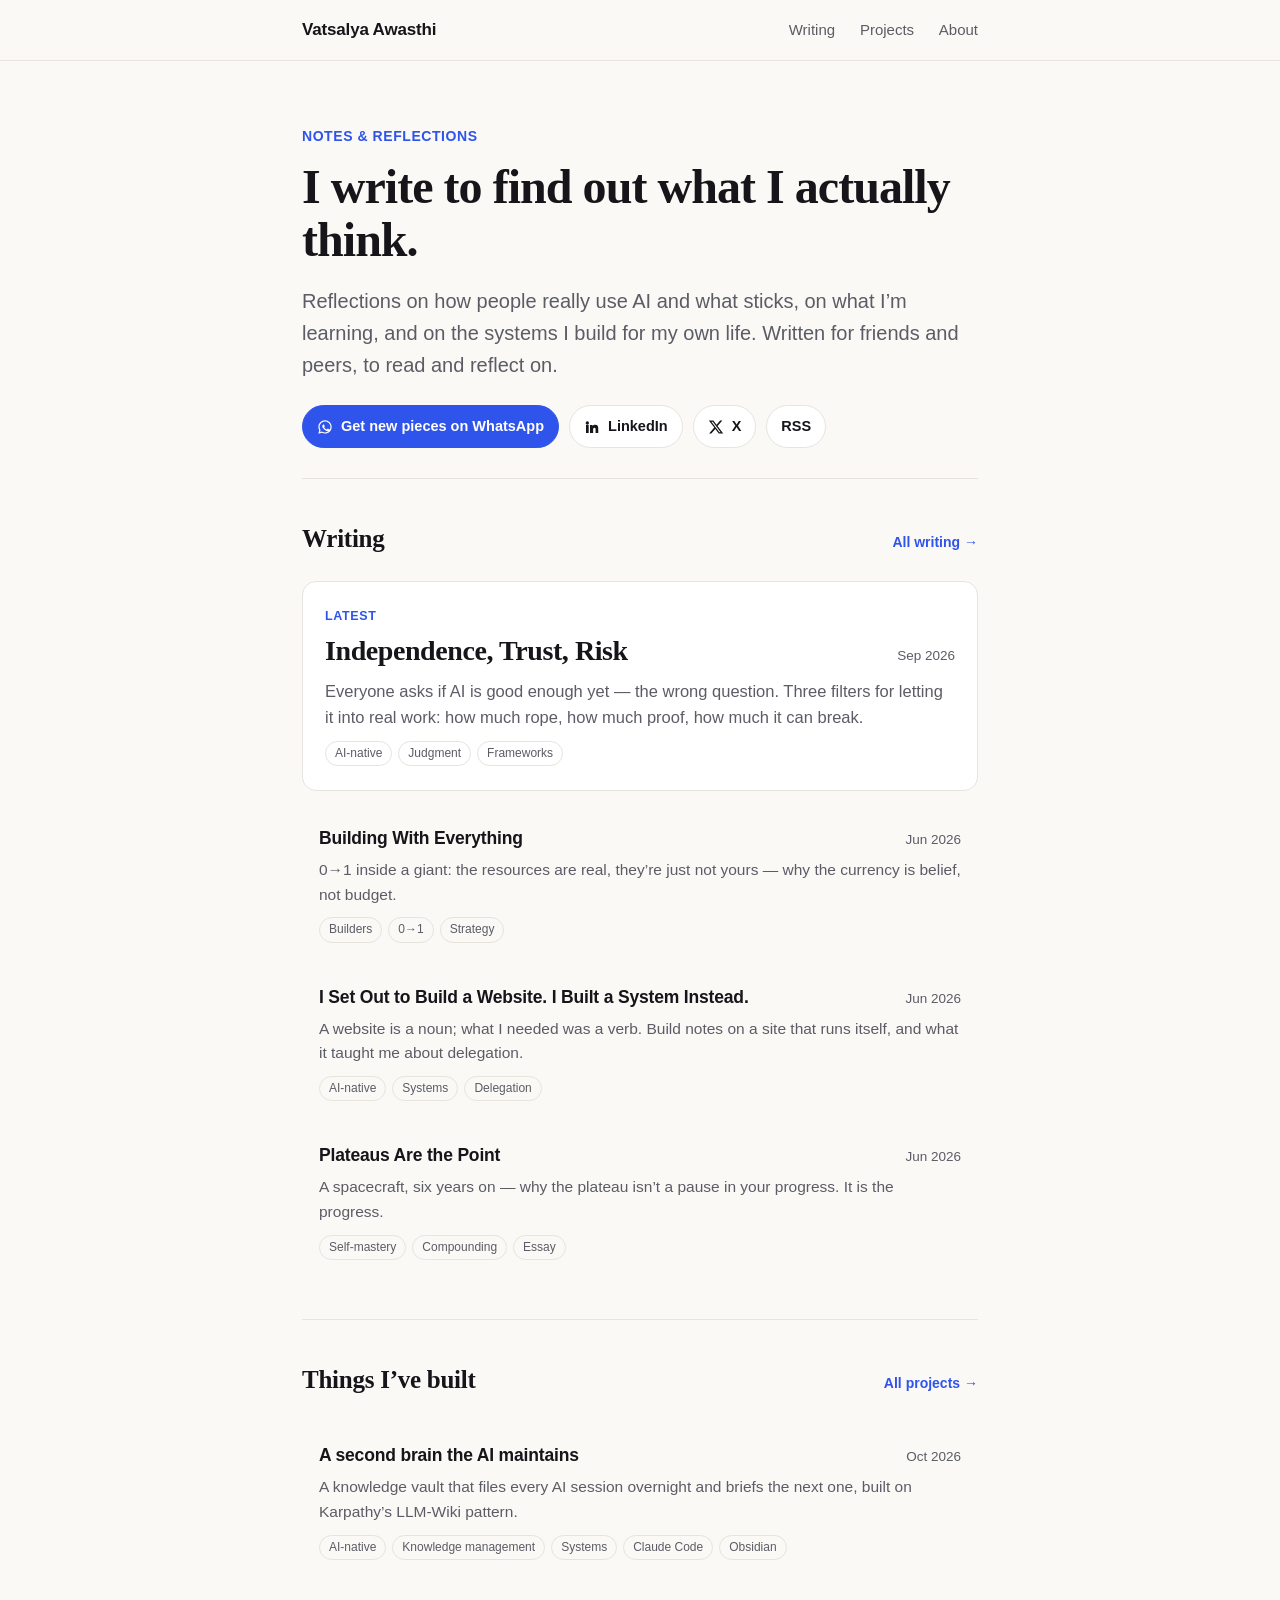
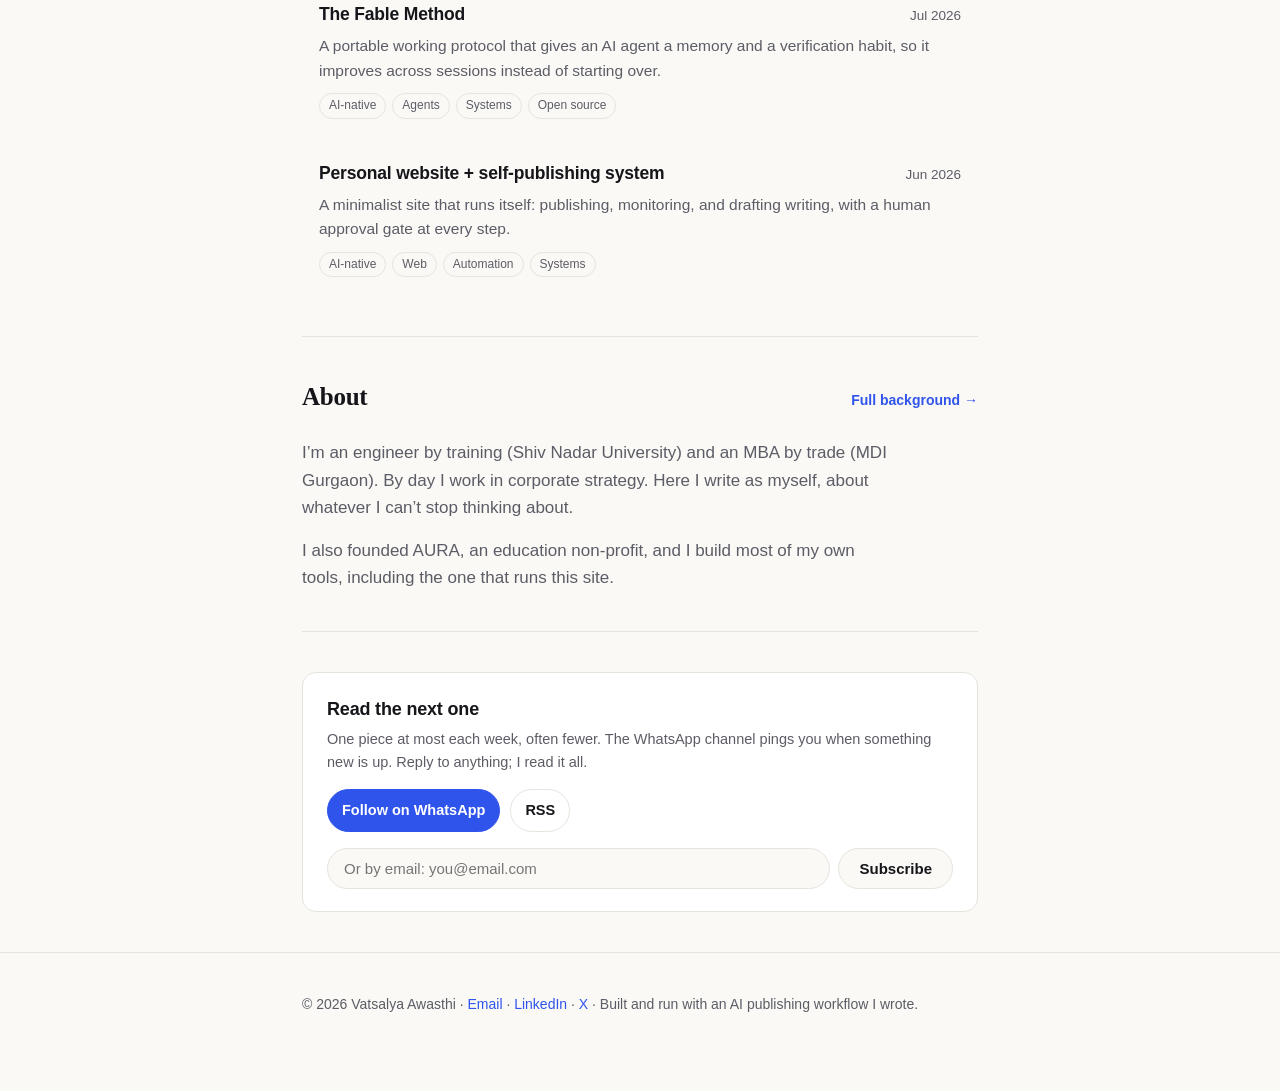
<file: index.html>
<!DOCTYPE html>
<html lang="en">
<head>
<meta charset="utf-8" />
<meta name="viewport" content="width=device-width, initial-scale=1" />
<title>Vatsalya Awasthi — Notes and reflections</title>
<meta name="description" content="Vatsalya Awasthi writes reflections on how people actually use AI, what sticks, what he's learning, and the systems he builds for his own life." />
<link rel="canonical" href="https://victor-alpha-95.github.io/" />
<link rel="alternate" type="application/rss+xml" title="Vatsalya Awasthi — Writing" href="feed.xml" />
<meta name="theme-color" content="#faf9f6" media="(prefers-color-scheme: light)" />
<meta name="theme-color" content="#0e0e10" media="(prefers-color-scheme: dark)" />

<!-- Open Graph / Twitter -->
<meta property="og:type" content="website" />
<meta property="og:title" content="Vatsalya Awasthi — Notes and reflections" />
<meta property="og:description" content="Reflections on how people actually use AI, what sticks, and what I'm learning." />
<meta property="og:url" content="https://victor-alpha-95.github.io/" />
<meta property="og:image" content="https://victor-alpha-95.github.io/og.png" />
<meta name="twitter:card" content="summary_large_image" />
<meta name="twitter:title" content="Vatsalya Awasthi — Notes and reflections" />
<meta name="twitter:description" content="Reflections on how people actually use AI, what sticks, and what I'm learning." />
<meta name="twitter:image" content="https://victor-alpha-95.github.io/og.png" />

<link rel="icon" href="data:image/svg+xml,%3Csvg xmlns='http://www.w3.org/2000/svg' viewBox='0 0 100 100'%3E%3Crect width='100' height='100' rx='20' fill='%232f54eb'/%3E%3Ctext x='50' y='68' font-size='58' font-family='Georgia,serif' fill='white' text-anchor='middle'%3EV%3C/text%3E%3C/svg%3E" />

<script type="application/ld+json">
{
  "@context": "https://schema.org",
  "@type": "Person",
  "name": "Vatsalya Awasthi",
  "email": "mailto:vatsalya.mdig@gmail.com",
  "jobTitle": "Budget Planning and Governance Manager",
  "worksFor": { "@type": "Organization", "name": "Cipla Limited" },
  "alumniOf": [
    { "@type": "CollegeOrUniversity", "name": "Management Development Institute (MDI), Gurgaon" },
    { "@type": "CollegeOrUniversity", "name": "Shiv Nadar University" }
  ],
  "url": "https://victor-alpha-95.github.io/",
  "sameAs": [
    "https://www.linkedin.com/in/vatsalya-awasthi/",
    "https://x.com/_victor_alpha_"
  ]
}
</script>

<style>
  :root{
    --bg:#faf9f6; --surface:#ffffff; --ink:#15151a; --muted:#5c5c66;
    --line:#e6e4dd; --accent:#2f54eb; --accent-soft:#2f54eb14; --on-accent:#ffffff;
    --maxw:720px; --radius:14px;
    --serif:"Iowan Old Style","Palatino Linotype",Palatino,Georgia,serif;
    --sans:-apple-system,BlinkMacSystemFont,"Segoe UI","Inter",Roboto,Helvetica,Arial,sans-serif;
  }
  @media (prefers-color-scheme: dark){
    :root{ --bg:#0e0e10; --surface:#16161a; --ink:#ededf0; --muted:#9a9aa6;
      --line:#26262c; --accent:#7e98ff; --accent-soft:#7e98ff1f; --on-accent:#0e0e10; }
  }
  *{box-sizing:border-box}
  html{scroll-behavior:smooth}
  body{margin:0;background:var(--bg);color:var(--ink);font-family:var(--sans);
    font-size:17px;line-height:1.6;-webkit-font-smoothing:antialiased;}
  a{color:var(--accent);text-decoration:none}
  a:hover{text-decoration:underline}
  :focus-visible{outline:2.5px solid var(--accent);outline-offset:3px;border-radius:4px}
  .skip-link{position:absolute;left:-9999px;top:0;z-index:30;background:var(--accent);color:var(--on-accent);padding:10px 16px;border-radius:0 0 10px 0;font-size:14px;font-weight:600}
  .skip-link:focus{left:0}
  .wrap{max-width:var(--maxw);margin:0 auto;padding:0 22px}

  /* Header */
  header.site{position:sticky;top:0;z-index:10;backdrop-filter:saturate(140%) blur(8px);
    background:color-mix(in srgb, var(--bg) 82%, transparent);border-bottom:1px solid var(--line)}
  .nav{display:flex;align-items:center;justify-content:space-between;height:60px}
  .brand{font-weight:650;letter-spacing:-0.01em;color:var(--ink)}
  .nav nav a{color:var(--muted);margin-left:20px;font-size:15px;font-weight:500}
  .nav nav a:hover{color:var(--ink);text-decoration:none}
  @media(max-width:560px){.nav nav a{margin-left:14px;font-size:14px}}

  /* Intro */
  .hero{padding:64px 0 30px}
  .eyebrow{color:var(--accent);font-weight:600;font-size:14px;letter-spacing:.04em;text-transform:uppercase;margin:0 0 14px}
  .hero h1{font-family:var(--serif);font-weight:600;font-size:clamp(32px,5.6vw,48px);line-height:1.1;letter-spacing:-0.02em;margin:0 0 18px}
  .lede{font-size:clamp(18px,2.3vw,20px);color:var(--muted);max-width:60ch;margin:0 0 24px}
  .socials{display:flex;flex-wrap:wrap;gap:10px;align-items:center}
  .chip{display:inline-flex;align-items:center;gap:8px;border:1px solid var(--line);
    background:var(--surface);color:var(--ink);padding:9px 14px;border-radius:999px;
    font-size:14.5px;font-weight:550;transition:border-color .15s,transform .15s}
  .chip:hover{border-color:var(--accent);text-decoration:none;transform:translateY(-1px)}
  .chip.primary{background:var(--accent);border-color:var(--accent);color:var(--on-accent)}
  .chip svg{width:16px;height:16px;fill:currentColor}

  section{padding:40px 0;border-top:1px solid var(--line)}
  .sec-h{display:flex;align-items:baseline;justify-content:space-between;margin:0 0 22px}
  .sec-h h2{font-family:var(--serif);font-weight:600;font-size:25px;letter-spacing:-0.01em;margin:0}
  .sec-h a{font-size:14px;font-weight:550}
  p{margin:0 0 16px}

  /* Cards (writing / projects) — markup identical to the live site, so publish.py build still owns the Writing cards */
  .cards{display:grid;gap:2px}
  .card{display:block;padding:18px 16px;border:1px solid transparent;border-radius:var(--radius);transition:background .15s,border-color .15s}
  .card:hover{background:var(--accent-soft);border-color:var(--line);text-decoration:none}
  .card .top{display:flex;justify-content:space-between;gap:12px;align-items:baseline}
  .card h3{margin:0;font-size:17.5px;font-weight:650;color:var(--ink);letter-spacing:-0.01em}
  .card .date{color:var(--muted);font-size:13.5px;white-space:nowrap}
  .card p{margin:6px 0 0;color:var(--muted);font-size:15.5px}
  .tags{margin-top:10px;display:flex;flex-wrap:wrap;gap:6px}
  .tag{font-size:12px;color:var(--muted);border:1px solid var(--line);border-radius:999px;padding:2px 9px}

  /* The newest piece leads: the first generated card becomes the feature, no extra markup */
  #writing .cards .card:first-child{border-color:var(--line);background:var(--surface);padding:24px 22px;margin-bottom:12px}
  #writing .cards .card:first-child::before{content:"Latest";display:block;color:var(--accent);font-weight:600;font-size:12.5px;letter-spacing:.05em;text-transform:uppercase;margin-bottom:8px}
  #writing .cards .card:first-child h3{font-family:var(--serif);font-weight:600;font-size:clamp(22px,3.4vw,28px);line-height:1.2;letter-spacing:-0.015em}
  #writing .cards .card:first-child p{font-size:16.5px;margin-top:10px}
  #writing .cards .card:first-child:hover{background:var(--accent-soft)}

  .about-short p{color:var(--muted);max-width:62ch}
  .about-short p:last-child{margin-bottom:0}

  /* Follow */
  .follow-block{border:1px solid var(--line);border-radius:var(--radius);padding:22px 24px;background:var(--surface)}
  .follow-block h3{margin:0 0 4px;font-size:18px;font-weight:650;letter-spacing:-0.01em}
  .follow-block .note{margin:0 0 14px;color:var(--muted);font-size:14.5px}
  .subscribe{display:flex;gap:8px;flex-wrap:wrap;align-items:center;margin-top:16px}
  .subscribe input[type=email]{flex:1;min-width:200px;padding:11px 16px;border:1px solid var(--line);border-radius:999px;background:var(--bg);color:var(--ink);font-size:15px;font-family:inherit}
  .subscribe input[type=email]:focus{outline:2px solid var(--accent);outline-offset:1px;border-color:var(--accent)}
  .subscribe button{padding:11px 20px;border:1px solid var(--line);border-radius:999px;background:var(--bg);color:var(--ink);font-size:15px;font-weight:600;cursor:pointer;font-family:inherit}
  .subscribe button:hover{border-color:var(--accent)}

  footer{padding:40px 0 60px;border-top:1px solid var(--line);color:var(--muted);font-size:14px}
</style>
</head>
<body>
<a class="skip-link" href="#main">Skip to content</a>

<header class="site">
  <div class="wrap nav">
    <span class="brand">Vatsalya Awasthi</span>
    <nav>
      <a href="#writing">Writing</a>
      <a href="#projects">Projects</a>
      <a href="about.html">About</a>
    </nav>
  </div>
</header>

<main class="wrap" id="main">

  <section class="hero" style="border-top:0">
    <p class="eyebrow">Notes &amp; reflections</p>
    <h1>I write to find out what I actually think.</h1>
    <p class="lede">Reflections on how people really use AI and what sticks, on what I&rsquo;m learning, and on the systems I build for my own life. Written for friends and peers, to read and reflect on.</p>
    <div class="socials">
      <a class="chip primary" href="https://whatsapp.com/channel/0029VbCnRbx1CYoJPhrKMw0r" target="_blank" rel="noopener">
        <svg viewBox="0 0 24 24" aria-hidden="true"><path d="M12.04 2.02c-5.49 0-9.95 4.46-9.95 9.95 0 1.75.46 3.46 1.33 4.97L2 22l5.2-1.36a9.9 9.9 0 0 0 4.84 1.24h.01c5.49 0 9.95-4.46 9.95-9.95s-4.46-9.95-9.96-9.95zm0 1.8c4.5 0 8.15 3.66 8.15 8.15s-3.65 8.15-8.15 8.15h-.01a8.1 8.1 0 0 1-4.13-1.13l-.3-.18-3.08.81.82-3-.19-.31a8.1 8.1 0 0 1-1.25-4.34c0-4.49 3.66-8.15 8.15-8.15zm-2.43 4.32c-.18 0-.47.07-.72.34-.25.27-.95.93-.95 2.27 0 1.34.98 2.63 1.11 2.81.14.18 1.9 2.9 4.6 3.96 2.25.88 2.71.71 3.2.66.49-.04 1.58-.64 1.8-1.27.22-.62.22-1.16.16-1.27-.07-.11-.25-.18-.52-.31-.27-.14-1.58-.78-1.83-.87-.25-.09-.43-.14-.61.14-.18.27-.7.86-.86 1.04-.16.18-.32.2-.59.07-.27-.14-1.13-.42-2.16-1.33-.8-.71-1.34-1.59-1.5-1.86-.16-.27-.02-.42.12-.55.12-.12.27-.32.41-.48.13-.16.18-.27.27-.45.09-.18.04-.34-.02-.48-.07-.13-.61-1.47-.84-2.01-.22-.52-.44-.45-.61-.46h-.52z"/></svg>
        Get new pieces on WhatsApp
      </a>
      <a class="chip" href="https://www.linkedin.com/in/vatsalya-awasthi/" target="_blank" rel="noopener">
        <svg viewBox="0 0 24 24" aria-hidden="true"><path d="M4.98 3.5a2.5 2.5 0 11.02 5 2.5 2.5 0 01-.02-5zM3 9h4v12H3zM9 9h3.8v1.7h.05c.53-.95 1.83-1.95 3.76-1.95 4.02 0 4.76 2.5 4.76 5.76V21h-4v-5.1c0-1.22-.02-2.78-1.7-2.78-1.7 0-1.96 1.32-1.96 2.7V21H9z"/></svg>
        LinkedIn
      </a>
      <a class="chip" href="https://x.com/_victor_alpha_" target="_blank" rel="noopener">
        <svg viewBox="0 0 24 24" aria-hidden="true"><path d="M18.244 2.25h3.308l-7.227 8.26 8.502 11.24h-6.66l-5.214-6.817L4.99 21.75H1.68l7.73-8.835L1.254 2.25H8.08l4.713 6.231zm-1.161 17.52h1.833L7.084 4.126H5.117z"/></svg>
        X
      </a>
      <a class="chip" href="feed.xml">RSS</a>
    </div>
  </section>

  <section id="writing">
    <div class="sec-h">
      <h2>Writing</h2>
      <a href="writing.html">All writing &rarr;</a>
    </div>
    <div class="cards">
      <a class="card" href="article-independence-trust-risk.html">
        <div class="top">
          <h3>Independence, Trust, Risk</h3>
          <span class="date">Sep 2026</span>
        </div>
        <p>Everyone asks if AI is good enough yet &mdash; the wrong question. Three filters for letting it into real work: how much rope, how much proof, how much it can break.</p>
        <div class="tags"><span class="tag">AI-native</span><span class="tag">Judgment</span><span class="tag">Frameworks</span></div>
      </a>
      <a class="card" href="article-zero-to-one-inside-a-giant.html">
        <div class="top">
          <h3>Building With Everything</h3>
          <span class="date">Jun 2026</span>
        </div>
        <p>0&rarr;1 inside a giant: the resources are real, they&rsquo;re just not yours &mdash; why the currency is belief, not budget.</p>
        <div class="tags"><span class="tag">Builders</span><span class="tag">0&rarr;1</span><span class="tag">Strategy</span></div>
      </a>
      <a class="card" href="article-built-a-system-not-a-website.html">
        <div class="top">
          <h3>I Set Out to Build a Website. I Built a System Instead.</h3>
          <span class="date">Jun 2026</span>
        </div>
        <p>A website is a noun; what I needed was a verb. Build notes on a site that runs itself, and what it taught me about delegation.</p>
        <div class="tags"><span class="tag">AI-native</span><span class="tag">Systems</span><span class="tag">Delegation</span></div>
      </a>
      <a class="card" href="article-plateaus-are-the-point.html">
        <div class="top">
          <h3>Plateaus Are the Point</h3>
          <span class="date">Jun 2026</span>
        </div>
        <p>A spacecraft, six years on &mdash; why the plateau isn&rsquo;t a pause in your progress. It is the progress.</p>
        <div class="tags"><span class="tag">Self-mastery</span><span class="tag">Compounding</span><span class="tag">Essay</span></div>
      </a>
    </div>
  </section>

  <section id="projects">
    <div class="sec-h">
      <h2>Things I&rsquo;ve built</h2>
      <a href="projects.html">All projects &rarr;</a>
    </div>
    <div class="cards">
      <a class="card" href="project-second-brain-vault.html">
        <div class="top">
          <h3>A second brain the AI maintains</h3>
          <span class="date">Oct 2026</span>
        </div>
        <p>A knowledge vault that files every AI session overnight and briefs the next one, built on Karpathy&rsquo;s LLM-Wiki pattern.</p>
        <div class="tags"><span class="tag">AI-native</span><span class="tag">Knowledge management</span><span class="tag">Systems</span><span class="tag">Claude Code</span><span class="tag">Obsidian</span></div>
      </a>
      <a class="card" href="project-fable-method.html">
        <div class="top">
          <h3>The Fable Method</h3>
          <span class="date">Jul 2026</span>
        </div>
        <p>A portable working protocol that gives an AI agent a memory and a verification habit, so it improves across sessions instead of starting over.</p>
        <div class="tags"><span class="tag">AI-native</span><span class="tag">Agents</span><span class="tag">Systems</span><span class="tag">Open source</span></div>
      </a>
      <a class="card" href="project-personal-website.html">
        <div class="top">
          <h3>Personal website + self-publishing system</h3>
          <span class="date">Jun 2026</span>
        </div>
        <p>A minimalist site that runs itself: publishing, monitoring, and drafting writing, with a human approval gate at every step.</p>
        <div class="tags"><span class="tag">AI-native</span><span class="tag">Web</span><span class="tag">Automation</span><span class="tag">Systems</span></div>
      </a>
    </div>
  </section>

  <section id="about" class="about-short">
    <div class="sec-h">
      <h2>About</h2>
      <a href="about.html">Full background &rarr;</a>
    </div>
    <p>I&rsquo;m an engineer by training (Shiv Nadar University) and an MBA by trade (MDI Gurgaon). By day I work in corporate strategy. Here I write as myself, about whatever I can&rsquo;t stop thinking about.</p>
    <p>I also founded AURA, an education non-profit, and I build most of my own tools, including the one that runs this site.</p>
  </section>

  <section id="follow">
    <div class="follow-block">
      <h3>Read the next one</h3>
      <p class="note">One piece at most each week, often fewer. The WhatsApp channel pings you when something new is up. Reply to anything; I read it all.</p>
      <div class="socials">
        <a class="chip primary" href="https://whatsapp.com/channel/0029VbCnRbx1CYoJPhrKMw0r" target="_blank" rel="noopener">Follow on WhatsApp</a>
        <a class="chip" href="feed.xml">RSS</a>
      </div>
      <form class="subscribe" action="https://formsubmit.co/vatsalya.mdig@gmail.com" method="POST">
        <input type="hidden" name="_subject" value="New website subscriber" />
        <input type="hidden" name="_captcha" value="false" />
        <input type="hidden" name="_template" value="table" />
        <input type="hidden" name="_next" value="https://victor-alpha-95.github.io/thanks.html" />
        <input type="text" name="_honey" style="display:none" tabindex="-1" autocomplete="off" />
        <input type="email" name="email" placeholder="Or by email: you@email.com" aria-label="Email address" required />
        <button type="submit">Subscribe</button>
      </form>
    </div>
  </section>

</main>

<footer>
  <div class="wrap">
    <p>&copy; <span id="yr"></span> Vatsalya Awasthi · <a href="mailto:vatsalya.mdig@gmail.com">Email</a> · <a href="https://www.linkedin.com/in/vatsalya-awasthi/" target="_blank" rel="noopener">LinkedIn</a> · <a href="https://x.com/_victor_alpha_" target="_blank" rel="noopener">X</a> · Built and run with an AI publishing workflow I wrote.</p>
  </div>
</footer>
<script>document.getElementById('yr').textContent=new Date().getFullYear();</script>
<!-- Cloudflare Web Analytics --><script defer src='https://static.cloudflareinsights.com/beacon.min.js' data-cf-beacon='{"token": "dfe5570fc54a404fb84491069a4b81f4"}'></script><!-- End Cloudflare Web Analytics -->
</body>
</html>
</file>
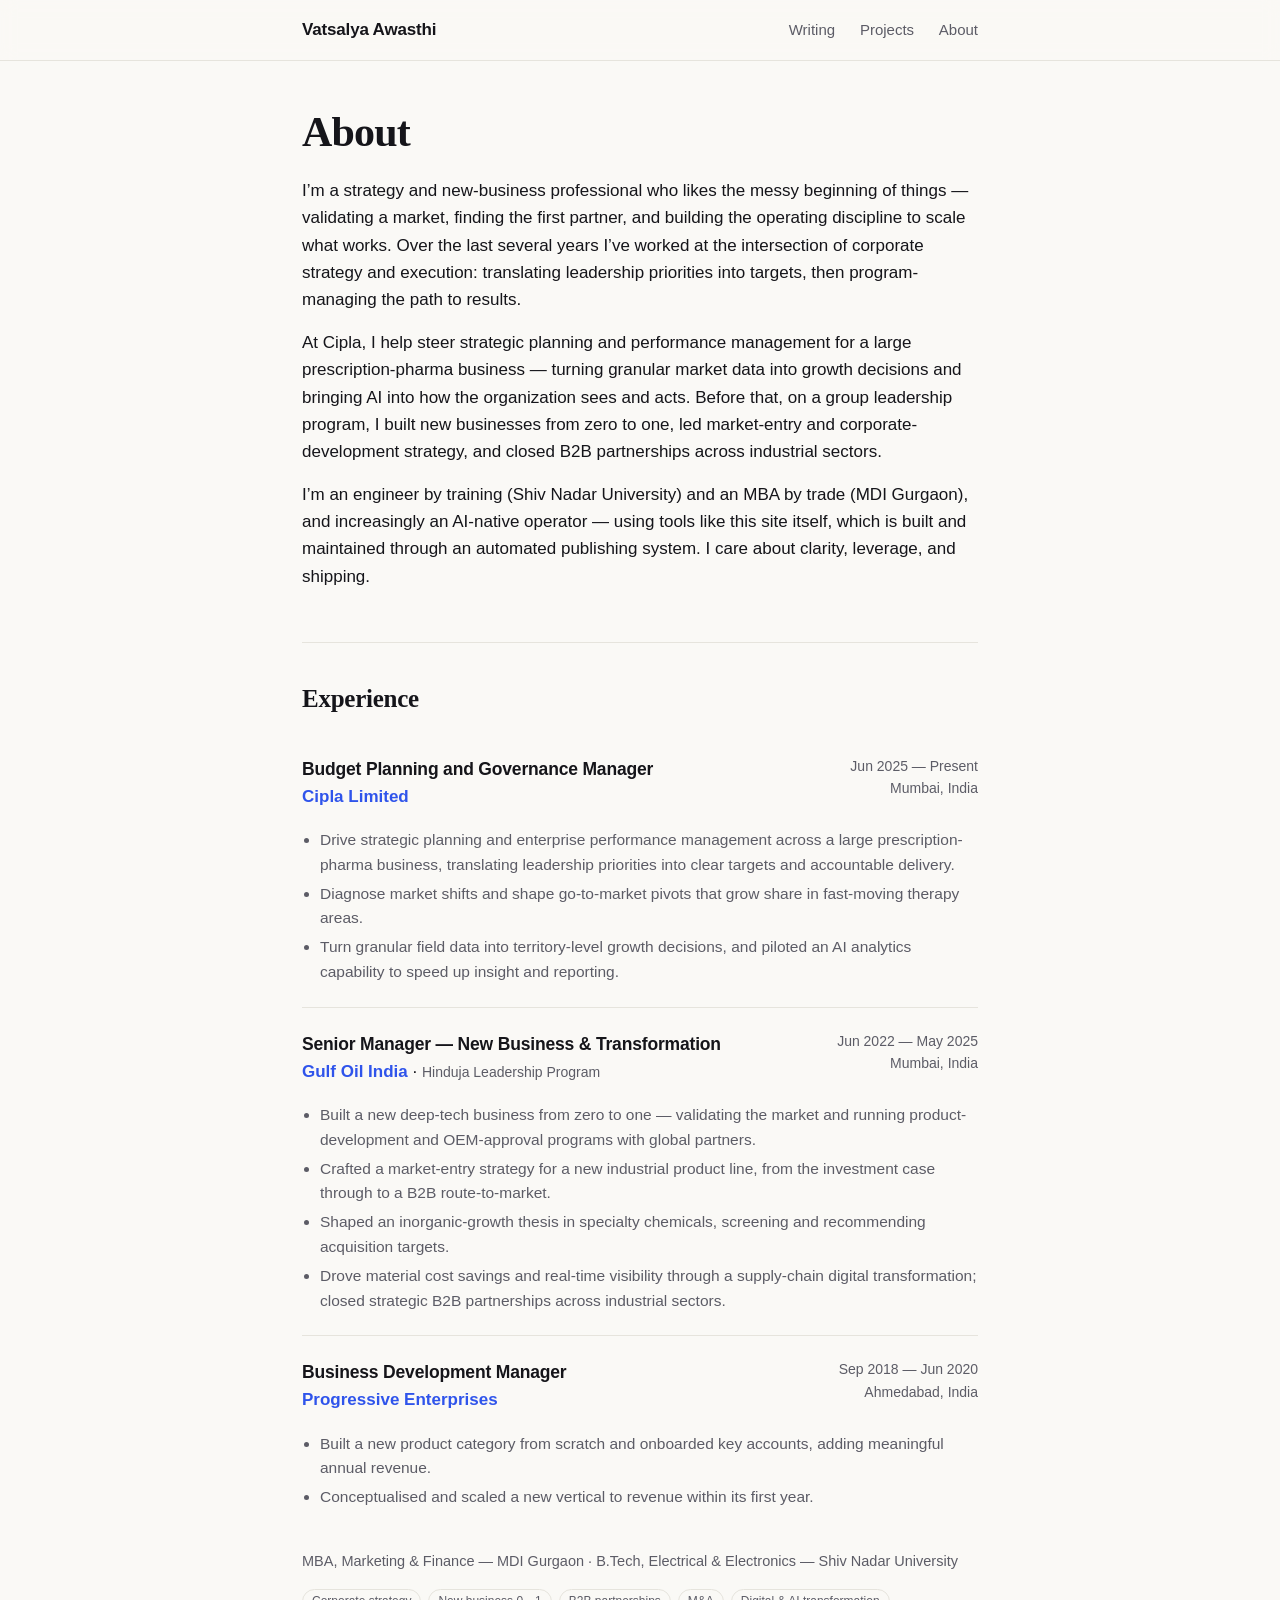
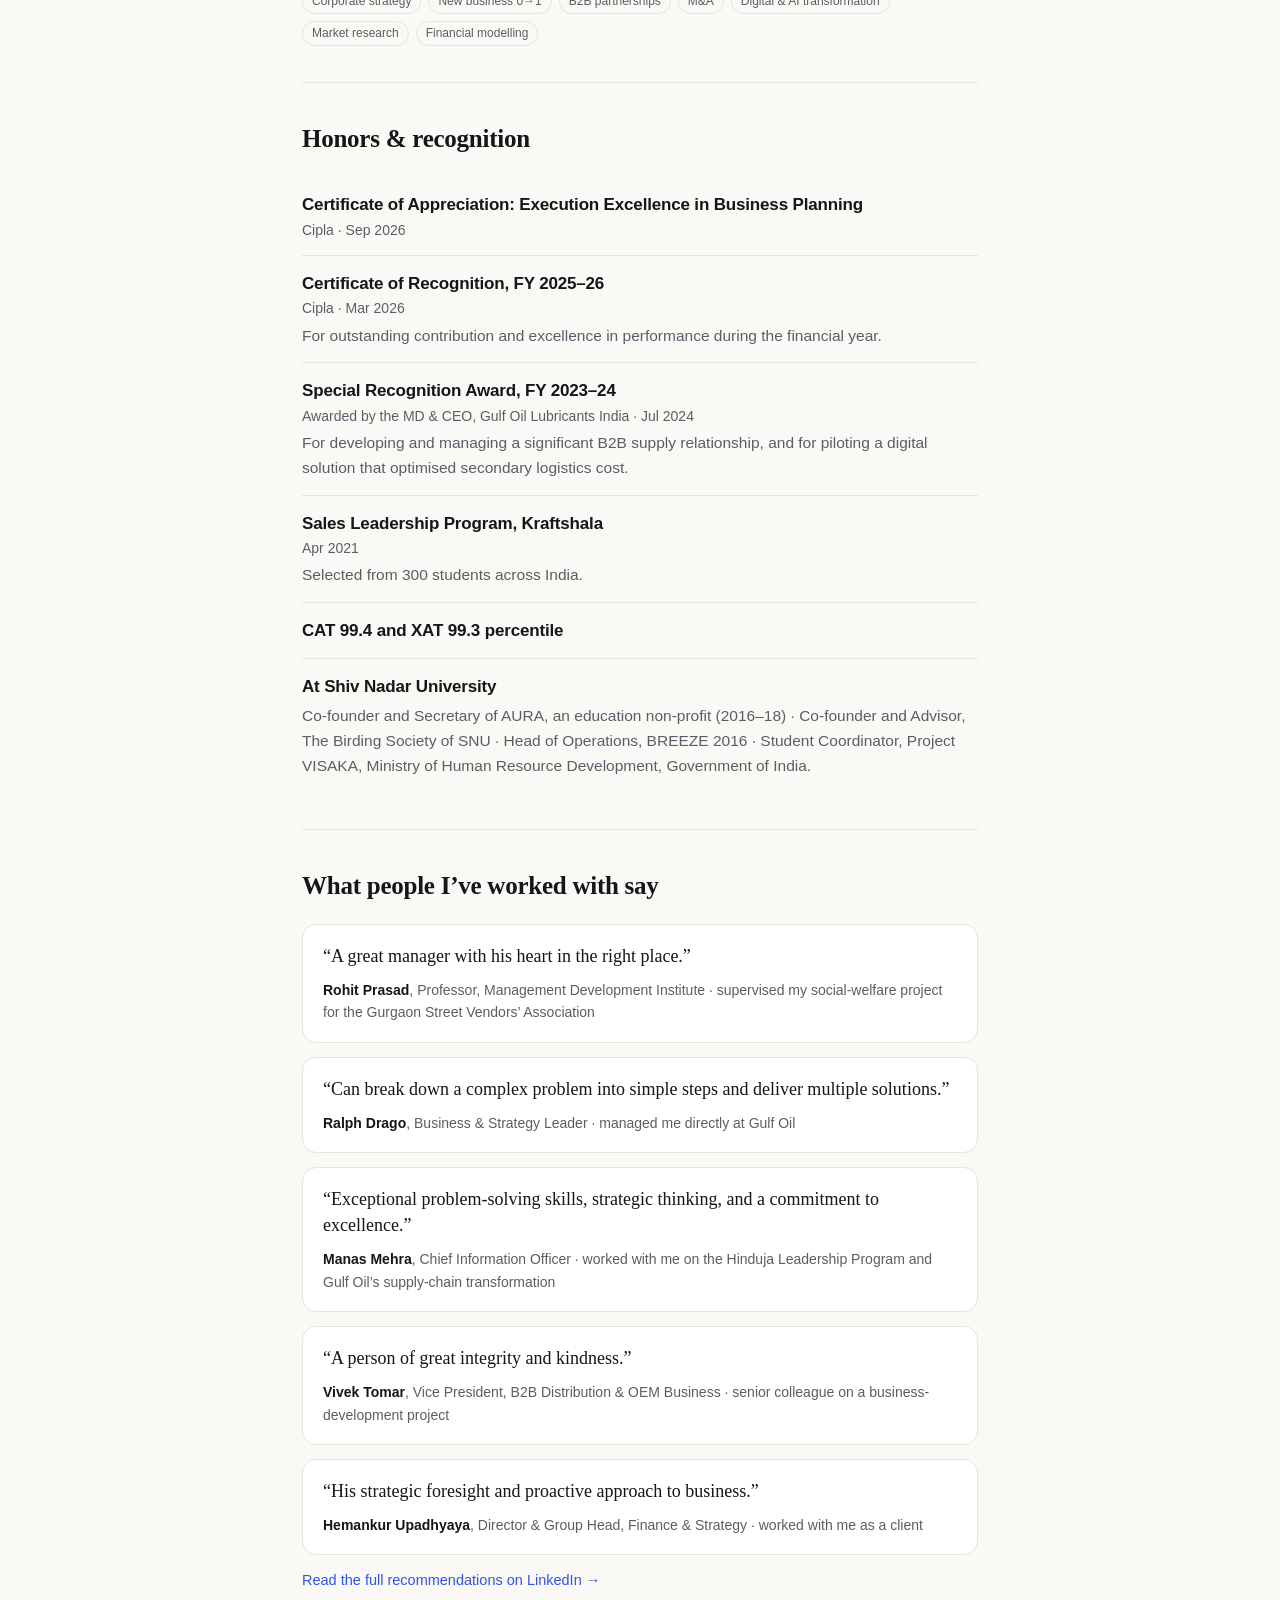
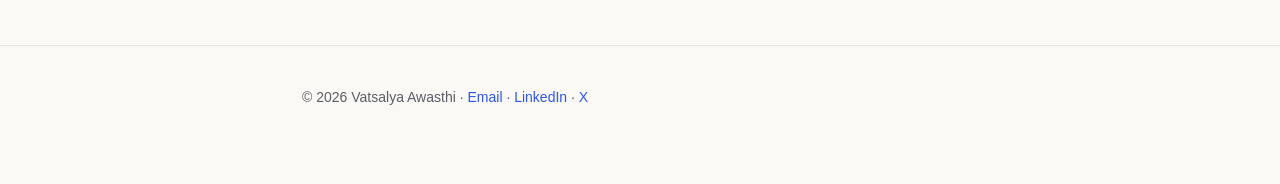
<file: about.html>
<!DOCTYPE html>
<html lang="en">
<head>
<meta charset="utf-8" />
<meta name="viewport" content="width=device-width, initial-scale=1" />
<title>About — Vatsalya Awasthi</title>
<meta name="description" content="Background: strategy and new business across pharma, mobility and specialty chemicals; engineer (Shiv Nadar University) and MBA (MDI Gurgaon)." />
<link rel="canonical" href="https://victor-alpha-95.github.io/about.html" />
<meta name="theme-color" content="#faf9f6" media="(prefers-color-scheme: light)" />
<meta name="theme-color" content="#0e0e10" media="(prefers-color-scheme: dark)" />
<link rel="icon" href="data:image/svg+xml,%3Csvg xmlns='http://www.w3.org/2000/svg' viewBox='0 0 100 100'%3E%3Crect width='100' height='100' rx='20' fill='%232f54eb'/%3E%3Ctext x='50' y='68' font-size='58' font-family='Georgia,serif' fill='white' text-anchor='middle'%3EV%3C/text%3E%3C/svg%3E" />
<style>
  :root{
    --bg:#faf9f6; --surface:#ffffff; --ink:#15151a; --muted:#5c5c66;
    --line:#e6e4dd; --accent:#2f54eb; --accent-soft:#2f54eb14; --on-accent:#ffffff;
    --maxw:720px; --radius:14px;
    --serif:"Iowan Old Style","Palatino Linotype",Palatino,Georgia,serif;
    --sans:-apple-system,BlinkMacSystemFont,"Segoe UI","Inter",Roboto,Helvetica,Arial,sans-serif;
  }
  @media (prefers-color-scheme: dark){
    :root{ --bg:#0e0e10; --surface:#16161a; --ink:#ededf0; --muted:#9a9aa6;
      --line:#26262c; --accent:#7e98ff; --accent-soft:#7e98ff1f; --on-accent:#0e0e10; }
  }
  *{box-sizing:border-box}
  body{margin:0;background:var(--bg);color:var(--ink);font-family:var(--sans);font-size:17px;line-height:1.6;-webkit-font-smoothing:antialiased;}
  a{color:var(--accent);text-decoration:none}
  a:hover{text-decoration:underline}
  :focus-visible{outline:2.5px solid var(--accent);outline-offset:3px;border-radius:4px}
  .skip-link{position:absolute;left:-9999px;top:0;z-index:30;background:var(--accent);color:var(--on-accent);padding:10px 16px;border-radius:0 0 10px 0;font-size:14px;font-weight:600}
  .skip-link:focus{left:0}
  .wrap{max-width:var(--maxw);margin:0 auto;padding:0 22px}
  header.site{position:sticky;top:0;z-index:10;backdrop-filter:saturate(140%) blur(8px);background:color-mix(in srgb, var(--bg) 82%, transparent);border-bottom:1px solid var(--line)}
  .nav{display:flex;align-items:center;justify-content:space-between;height:60px}
  .brand a{font-weight:650;letter-spacing:-0.01em;color:var(--ink)}
  .nav nav a{color:var(--muted);margin-left:20px;font-size:15px;font-weight:500}
  .nav nav a:hover{color:var(--ink);text-decoration:none}
  @media(max-width:560px){.nav nav a{margin-left:14px;font-size:14px}}
  h1{font-family:var(--serif);font-weight:600;font-size:clamp(30px,5vw,42px);line-height:1.1;letter-spacing:-0.02em;margin:48px 0 22px}
  section{padding:36px 0;border-top:1px solid var(--line)}
  section.first{border-top:0;padding-top:0}
  .sec-h h2{font-family:var(--serif);font-weight:600;font-size:25px;letter-spacing:-0.01em;margin:0 0 18px}
  p{margin:0 0 16px}
  .xp{display:grid;gap:4px}
  .role{display:grid;grid-template-columns:1fr auto;gap:6px 18px;padding:18px 0;border-bottom:1px solid var(--line)}
  .role:last-child{border-bottom:0}
  .role h3{margin:0;font-size:17.5px;font-weight:650;letter-spacing:-0.01em}
  .role .org{color:var(--accent);font-weight:600}
  .role .when{color:var(--muted);font-size:14px;white-space:nowrap;text-align:right}
  .role .place{color:var(--muted);font-size:14px;text-align:right}
  .role ul{margin:8px 0 0;padding-left:18px;color:var(--muted);font-size:15.5px;grid-column:1/-1}
  .role ul li{margin:4px 0}
  @media(max-width:560px){.role{grid-template-columns:1fr}.role .when,.role .place{text-align:left}}
  .skills{display:flex;flex-wrap:wrap;gap:7px;margin-top:4px}
  .tag{font-size:12px;color:var(--muted);border:1px solid var(--line);border-radius:999px;padding:2px 9px}
  footer{padding:40px 0 60px;border-top:1px solid var(--line);color:var(--muted);font-size:14px}
  .honors{list-style:none;margin:0;padding:0}
  .honors li{padding:14px 0;border-bottom:1px solid var(--line)}
  .honors li:last-child{border-bottom:0}
  .honors .what{font-weight:650;letter-spacing:-0.01em}
  .honors .who{color:var(--muted);font-size:14px}
  .honors .why{color:var(--muted);font-size:15.5px;margin-top:4px}
  .recs{display:grid;gap:14px}
  .rec{margin:0;padding:18px 20px;border:1px solid var(--line);border-radius:var(--radius);background:var(--surface)}
  .rec p{margin:0 0 10px;font-family:var(--serif);font-size:18px;line-height:1.45}
  .rec footer{padding:0;border:0;font-size:14px;color:var(--muted)}
  .rec footer strong{color:var(--ink);font-weight:600}
  .more{margin-top:14px;font-size:14.5px}
</style>
</head>
<body>
<a class="skip-link" href="#main">Skip to content</a>
<header class="site">
  <div class="wrap nav">
    <span class="brand"><a href="index.html">Vatsalya Awasthi</a></span>
    <nav>
      <a href="index.html#writing">Writing</a>
      <a href="projects.html">Projects</a>
      <a href="about.html" aria-current="page">About</a>
    </nav>
  </div>
</header>

<main class="wrap" id="main">
  <h1>About</h1>

  <section class="first">
    <p>I&rsquo;m a strategy and new-business professional who likes the messy beginning of things — validating a market, finding the first partner, and building the operating discipline to scale what works. Over the last several years I&rsquo;ve worked at the intersection of corporate strategy and execution: translating leadership priorities into targets, then program-managing the path to results.</p>
    <p>At Cipla, I help steer strategic planning and performance management for a large prescription-pharma business — turning granular market data into growth decisions and bringing AI into how the organization sees and acts. Before that, on a group leadership program, I built new businesses from zero to one, led market-entry and corporate-development strategy, and closed B2B partnerships across industrial sectors.</p>
    <p>I&rsquo;m an engineer by training (Shiv Nadar University) and an MBA by trade (MDI Gurgaon), and increasingly an AI-native operator — using tools like this site itself, which is built and maintained through an automated publishing system. I care about clarity, leverage, and shipping.</p>
  </section>

  <section id="experience">
    <div class="sec-h"><h2>Experience</h2></div>
    <div class="xp">
      <article class="role">
        <div><h3>Budget Planning and Governance Manager</h3><span class="org">Cipla Limited</span></div>
        <div><div class="when">Jun 2025 — Present</div><div class="place">Mumbai, India</div></div>
        <ul>
          <li>Drive strategic planning and enterprise performance management across a large prescription-pharma business, translating leadership priorities into clear targets and accountable delivery.</li>
          <li>Diagnose market shifts and shape go-to-market pivots that grow share in fast-moving therapy areas.</li>
          <li>Turn granular field data into territory-level growth decisions, and piloted an AI analytics capability to speed up insight and reporting.</li>
        </ul>
      </article>
      <article class="role">
        <div><h3>Senior Manager — New Business &amp; Transformation</h3><span class="org">Gulf Oil India</span> &middot; <span style="color:var(--muted);font-size:14px">Hinduja Leadership Program</span></div>
        <div><div class="when">Jun 2022 — May 2025</div><div class="place">Mumbai, India</div></div>
        <ul>
          <li>Built a new deep-tech business from zero to one — validating the market and running product-development and OEM-approval programs with global partners.</li>
          <li>Crafted a market-entry strategy for a new industrial product line, from the investment case through to a B2B route-to-market.</li>
          <li>Shaped an inorganic-growth thesis in specialty chemicals, screening and recommending acquisition targets.</li>
          <li>Drove material cost savings and real-time visibility through a supply-chain digital transformation; closed strategic B2B partnerships across industrial sectors.</li>
        </ul>
      </article>
      <article class="role">
        <div><h3>Business Development Manager</h3><span class="org">Progressive Enterprises</span></div>
        <div><div class="when">Sep 2018 — Jun 2020</div><div class="place">Ahmedabad, India</div></div>
        <ul>
          <li>Built a new product category from scratch and onboarded key accounts, adding meaningful annual revenue.</li>
          <li>Conceptualised and scaled a new vertical to revenue within its first year.</li>
        </ul>
      </article>
    </div>
    <p style="margin-top:18px;font-size:14.5px;color:var(--muted)">MBA, Marketing &amp; Finance — MDI Gurgaon &middot; B.Tech, Electrical &amp; Electronics — Shiv Nadar University</p>
    <div class="skills">
      <span class="tag">Corporate strategy</span><span class="tag">New business 0&rarr;1</span><span class="tag">B2B partnerships</span><span class="tag">M&amp;A</span><span class="tag">Digital &amp; AI transformation</span><span class="tag">Market research</span><span class="tag">Financial modelling</span>
    </div>
  </section>

  <section id="recognition">
    <div class="sec-h"><h2>Honors &amp; recognition</h2></div>
    <ul class="honors">
      <li><div class="what">Certificate of Appreciation: Execution Excellence in Business Planning</div><div class="who">Cipla &middot; Sep 2026</div></li>
      <li><div class="what">Certificate of Recognition, FY 2025&ndash;26</div><div class="who">Cipla &middot; Mar 2026</div><div class="why">For outstanding contribution and excellence in performance during the financial year.</div></li>
      <li><div class="what">Special Recognition Award, FY 2023&ndash;24</div><div class="who">Awarded by the MD &amp; CEO, Gulf Oil Lubricants India &middot; Jul 2024</div><div class="why">For developing and managing a significant B2B supply relationship, and for piloting a digital solution that optimised secondary logistics cost.</div></li>
      <li><div class="what">Sales Leadership Program, Kraftshala</div><div class="who">Apr 2021</div><div class="why">Selected from 300 students across India.</div></li>
      <li><div class="what">CAT 99.4 and XAT 99.3 percentile</div></li>
      <li><div class="what">At Shiv Nadar University</div><div class="why">Co-founder and Secretary of AURA, an education non-profit (2016&ndash;18) &middot; Co-founder and Advisor, The Birding Society of SNU &middot; Head of Operations, BREEZE 2016 &middot; Student Coordinator, Project VISAKA, Ministry of Human Resource Development, Government of India.</div></li>
    </ul>
  </section>

  <section id="recommendations">
    <div class="sec-h"><h2>What people I&rsquo;ve worked with say</h2></div>
    <div class="recs">
      <blockquote class="rec"><p>&ldquo;A great manager with his heart in the right place.&rdquo;</p><footer><strong>Rohit Prasad</strong>, Professor, Management Development Institute &middot; supervised my social-welfare project for the Gurgaon Street Vendors&rsquo; Association</footer></blockquote>
      <blockquote class="rec"><p>&ldquo;Can break down a complex problem into simple steps and deliver multiple solutions.&rdquo;</p><footer><strong>Ralph Drago</strong>, Business &amp; Strategy Leader &middot; managed me directly at Gulf Oil</footer></blockquote>
      <blockquote class="rec"><p>&ldquo;Exceptional problem-solving skills, strategic thinking, and a commitment to excellence.&rdquo;</p><footer><strong>Manas Mehra</strong>, Chief Information Officer &middot; worked with me on the Hinduja Leadership Program and Gulf Oil&rsquo;s supply-chain transformation</footer></blockquote>
      <blockquote class="rec"><p>&ldquo;A person of great integrity and kindness.&rdquo;</p><footer><strong>Vivek Tomar</strong>, Vice President, B2B Distribution &amp; OEM Business &middot; senior colleague on a business-development project</footer></blockquote>
      <blockquote class="rec"><p>&ldquo;His strategic foresight and proactive approach to business.&rdquo;</p><footer><strong>Hemankur Upadhyaya</strong>, Director &amp; Group Head, Finance &amp; Strategy &middot; worked with me as a client</footer></blockquote>
    </div>
    <p class="more"><a href="https://www.linkedin.com/in/vatsalya-awasthi/details/recommendations/" target="_blank" rel="noopener">Read the full recommendations on LinkedIn &rarr;</a></p>
  </section>

</main>

<footer>
  <div class="wrap">
    <p>&copy; <span id="yr"></span> Vatsalya Awasthi · <a href="mailto:vatsalya.mdig@gmail.com">Email</a> · <a href="https://www.linkedin.com/in/vatsalya-awasthi/" target="_blank" rel="noopener">LinkedIn</a> · <a href="https://x.com/_victor_alpha_" target="_blank" rel="noopener">X</a></p>
  </div>
</footer>
<script>document.getElementById('yr').textContent=new Date().getFullYear();</script>
<!-- Cloudflare Web Analytics --><script defer src='https://static.cloudflareinsights.com/beacon.min.js' data-cf-beacon='{"token": "dfe5570fc54a404fb84491069a4b81f4"}'></script><!-- End Cloudflare Web Analytics -->
</body>
</html>
</file>
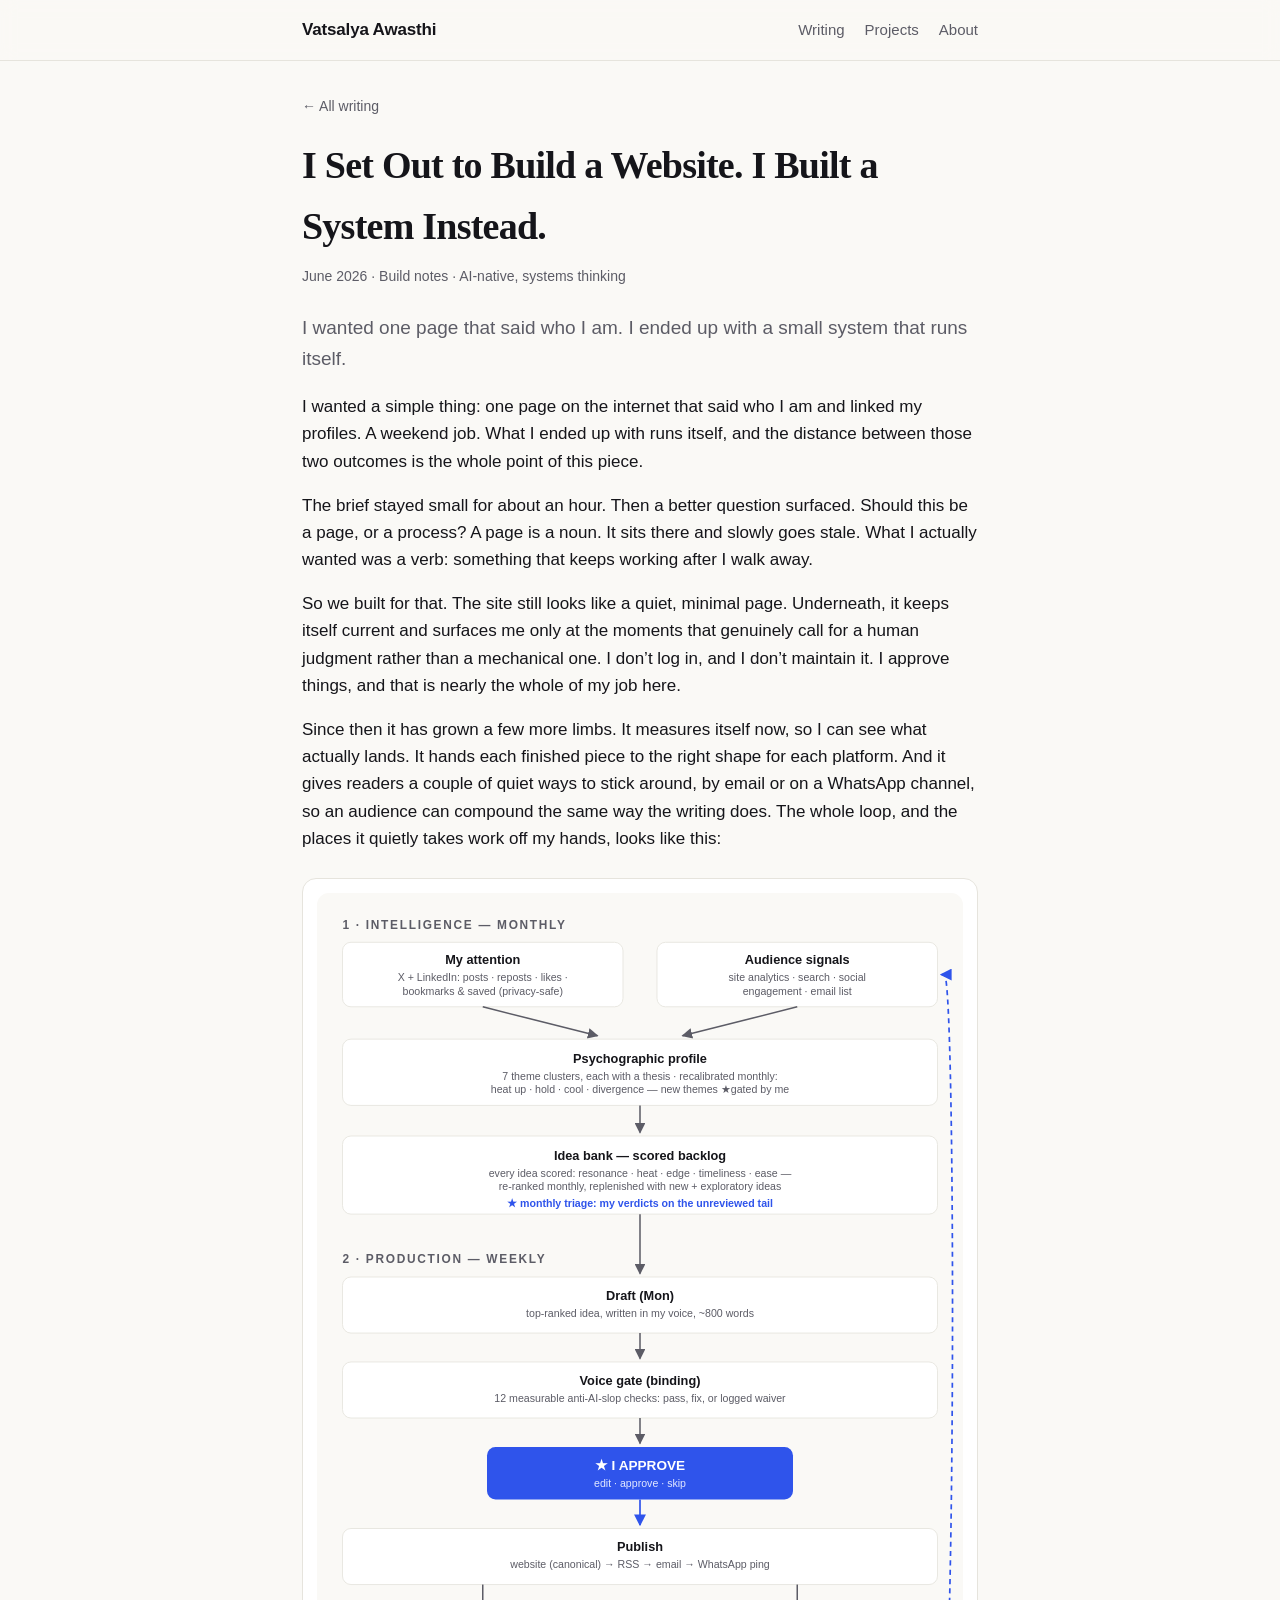
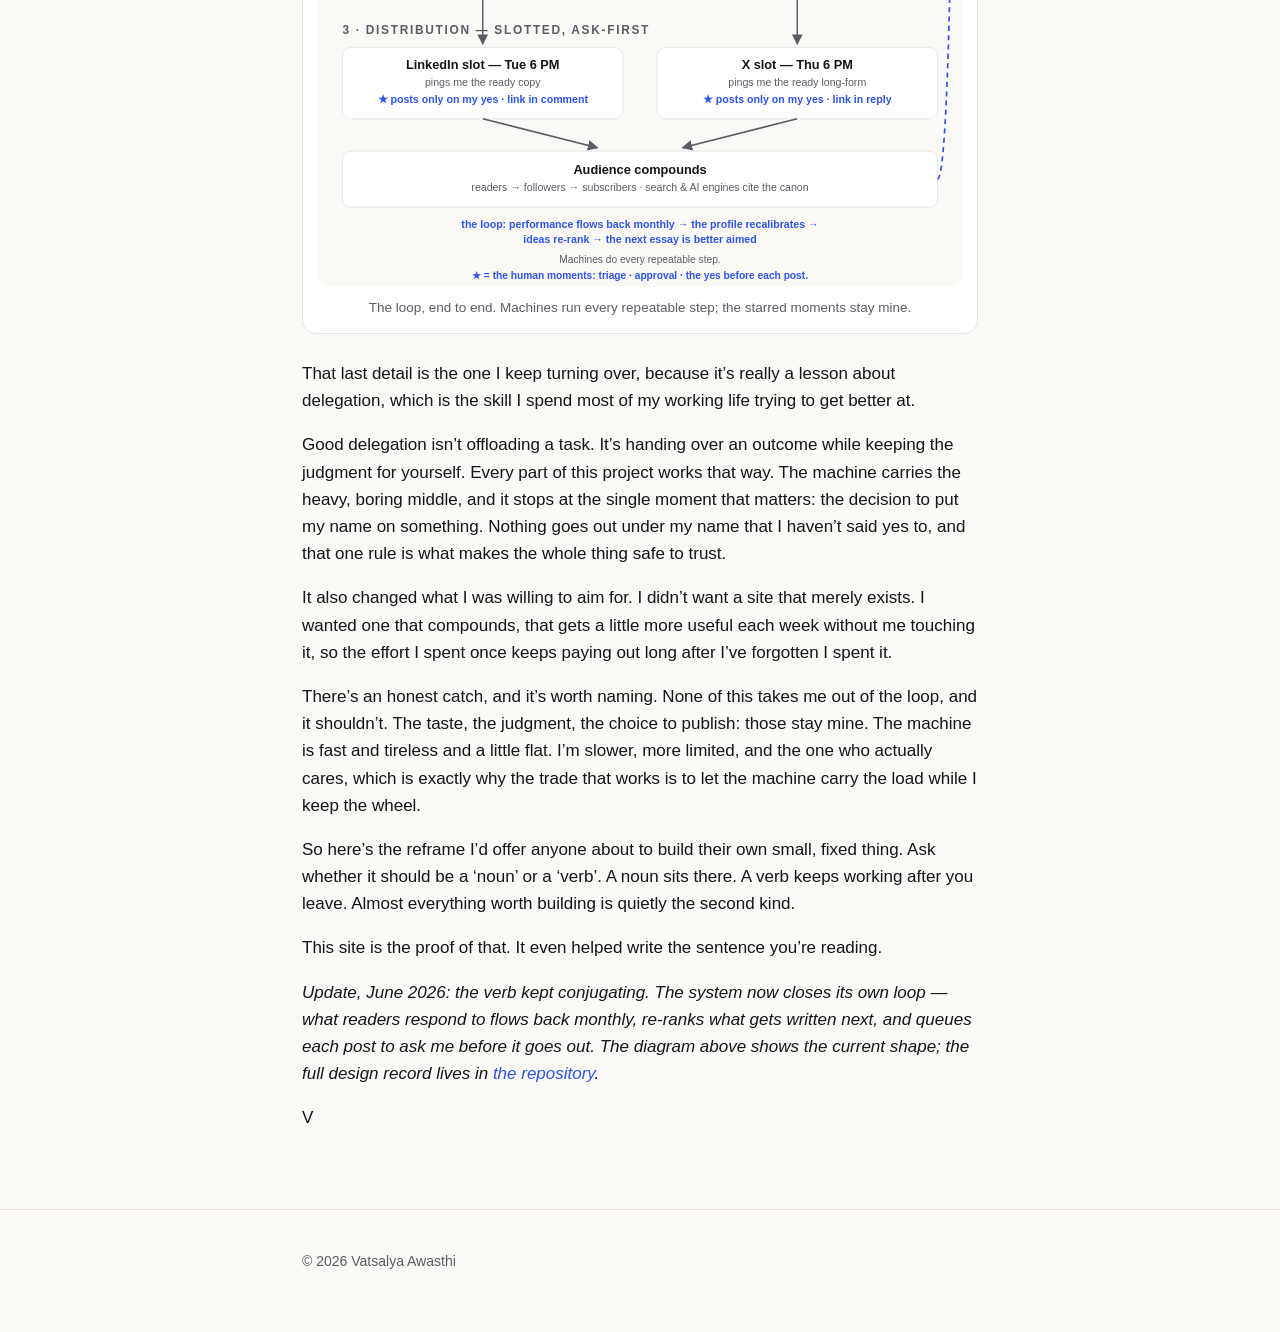
<file: article-built-a-system-not-a-website.html>
<!DOCTYPE html>
<html lang="en">
<head>
<meta charset="utf-8" />
<meta name="viewport" content="width=device-width, initial-scale=1" />
<title>I Set Out to Build a Website. I Built a System Instead. — Vatsalya Awasthi</title>
<meta name="description" content="A website is a noun; what I needed was a verb. Build notes on turning a one-page site into a small system that runs itself — and what it taught me about delegation." />
<link rel="canonical" href="https://victor-alpha-95.github.io/article-built-a-system-not-a-website.html" />
<meta property="og:type" content="article" />
<meta property="og:title" content="I Set Out to Build a Website. I Built a System Instead." />
<meta property="og:description" content="A website is a noun; what I needed was a verb. What building a self-running site taught me about delegation." />
<meta property="og:url" content="https://victor-alpha-95.github.io/article-built-a-system-not-a-website.html" />
<meta property="og:image" content="https://victor-alpha-95.github.io/og.png" />
<meta name="twitter:card" content="summary_large_image" />
<meta name="twitter:title" content="I Set Out to Build a Website. I Built a System Instead." />
<meta name="twitter:description" content="A website is a noun; what I needed was a verb. On building a site that runs itself." />
<meta name="twitter:image" content="https://victor-alpha-95.github.io/og.png" />
<link rel="stylesheet" href="site.css" />
<link rel="alternate" type="application/rss+xml" title="Vatsalya Awasthi — Writing" href="feed.xml" />
<link rel="icon" href="data:image/svg+xml,%3Csvg xmlns='http://www.w3.org/2000/svg' viewBox='0 0 100 100'%3E%3Crect width='100' height='100' rx='20' fill='%232f54eb'/%3E%3Ctext x='50' y='68' font-size='58' font-family='Georgia,serif' fill='white' text-anchor='middle'%3EV%3C/text%3E%3C/svg%3E" />
<script type="application/ld+json">
{
  "@context": "https://schema.org",
  "@type": "BlogPosting",
  "headline": "I Set Out to Build a Website. I Built a System Instead.",
  "description": "A website is a noun; what I needed was a verb. Build notes on a site that runs itself, and what it taught me about delegation.",
  "datePublished": "2026-06-09",
  "dateModified": "2026-06-12",
  "author": { "@type": "Person", "name": "Vatsalya Awasthi", "url": "https://victor-alpha-95.github.io/", "sameAs": ["https://www.linkedin.com/in/vatsalya-awasthi/", "https://x.com/_victor_alpha_"] },
  "publisher": { "@type": "Person", "name": "Vatsalya Awasthi" },
  "image": "https://victor-alpha-95.github.io/og.png",
  "mainEntityOfPage": "https://victor-alpha-95.github.io/article-built-a-system-not-a-website.html"
}
</script>
</head>
<body>
<a class="skip-link" href="#main">Skip to content</a>
<header class="site"><div class="wrap nav">
  <span class="brand"><a href="index.html">Vatsalya Awasthi</a></span>
  <nav><a href="writing.html">Writing</a><a href="projects.html">Projects</a><a href="about.html">About</a></nav>
</div></header>
<main class="wrap" id="main">
  <a class="back" href="writing.html" style="display:inline-block;margin:34px 0 18px">&larr; All writing</a>
  <article class="post">
    <h1>I Set Out to Build a Website. I Built a System Instead.</h1>
    <p class="meta">June 2026 · Build notes · AI-native, systems thinking</p>
    <p class="lede">I wanted one page that said who I am. I ended up with a small system that runs itself.</p>

    <p>I wanted a simple thing: one page on the internet that said who I am and linked my profiles. A weekend job. What I ended up with runs itself, and the distance between those two outcomes is the whole point of this piece.</p>

    <p>The brief stayed small for about an hour. Then a better question surfaced. Should this be a page, or a process? A page is a noun. It sits there and slowly goes stale. What I actually wanted was a verb: something that keeps working after I walk away.</p>

    <p>So we built for that. The site still looks like a quiet, minimal page. Underneath, it keeps itself current and surfaces me only at the moments that genuinely call for a human judgment rather than a mechanical one. I don&rsquo;t log in, and I don&rsquo;t maintain it. I approve things, and that is nearly the whole of my job here.</p>

    <p>Since then it has grown a few more limbs. It measures itself now, so I can see what actually lands. It hands each finished piece to the right shape for each platform. And it gives readers a couple of quiet ways to stick around, by email or on a WhatsApp channel, so an audience can compound the same way the writing does. The whole loop, and the places it quietly takes work off my hands, looks like this:</p>

    <figure class="diagram">
      <img src="value-flow.svg" alt="Value chain diagram in three bands: monthly intelligence (my attention plus audience signals feed a psychographic profile that re-ranks a scored idea bank, with my monthly triage), weekly production (draft in my voice, a binding voice gate, my approval, then publish to website, RSS, email, WhatsApp), and slotted ask-first distribution (LinkedIn Tuesday, X Thursday — posting only on my explicit yes). A dashed feedback line returns performance data to the monthly pass." />
      <figcaption>The loop, end to end. Machines run every repeatable step; the starred moments stay mine.</figcaption>
    </figure>

    <p>That last detail is the one I keep turning over, because it&rsquo;s really a lesson about delegation, which is the skill I spend most of my working life trying to get better at.</p>

    <p>Good delegation isn&rsquo;t offloading a task. It&rsquo;s handing over an outcome while keeping the judgment for yourself. Every part of this project works that way. The machine carries the heavy, boring middle, and it stops at the single moment that matters: the decision to put my name on something. Nothing goes out under my name that I haven&rsquo;t said yes to, and that one rule is what makes the whole thing safe to trust.</p>

    <p>It also changed what I was willing to aim for. I didn&rsquo;t want a site that merely exists. I wanted one that compounds, that gets a little more useful each week without me touching it, so the effort I spent once keeps paying out long after I&rsquo;ve forgotten I spent it.</p>

    <p>There&rsquo;s an honest catch, and it&rsquo;s worth naming. None of this takes me out of the loop, and it shouldn&rsquo;t. The taste, the judgment, the choice to publish: those stay mine. The machine is fast and tireless and a little flat. I&rsquo;m slower, more limited, and the one who actually cares, which is exactly why the trade that works is to let the machine carry the load while I keep the wheel.</p>

    <p>So here&rsquo;s the reframe I&rsquo;d offer anyone about to build their own small, fixed thing. Ask whether it should be a &lsquo;noun&rsquo; or a &lsquo;verb&rsquo;. A noun sits there. A verb keeps working after you leave. Almost everything worth building is quietly the second kind.</p>

    <p>This site is the proof of that. It even helped write the sentence you&rsquo;re reading.</p>

    <p><em>Update, June 2026: the verb kept conjugating. The system now closes its own loop &mdash; what readers respond to flows back monthly, re-ranks what gets written next, and queues each post to ask me before it goes out. The diagram above shows the current shape; the full design record lives in <a href="https://github.com/victor-alpha-95/victor-alpha-95.github.io/blob/main/PROJECT.md" target="_blank" rel="noopener">the repository</a>.</em></p>

    <p>V</p>
  </article>
</main>
<footer><div class="wrap">&copy; <span id="yr"></span> Vatsalya Awasthi</div></footer>
<script>document.getElementById('yr').textContent=new Date().getFullYear();</script>
<!-- Cloudflare Web Analytics --><script defer src='https://static.cloudflareinsights.com/beacon.min.js' data-cf-beacon='{"token": "dfe5570fc54a404fb84491069a4b81f4"}'></script><!-- End Cloudflare Web Analytics -->
</body>
</html>
</file>
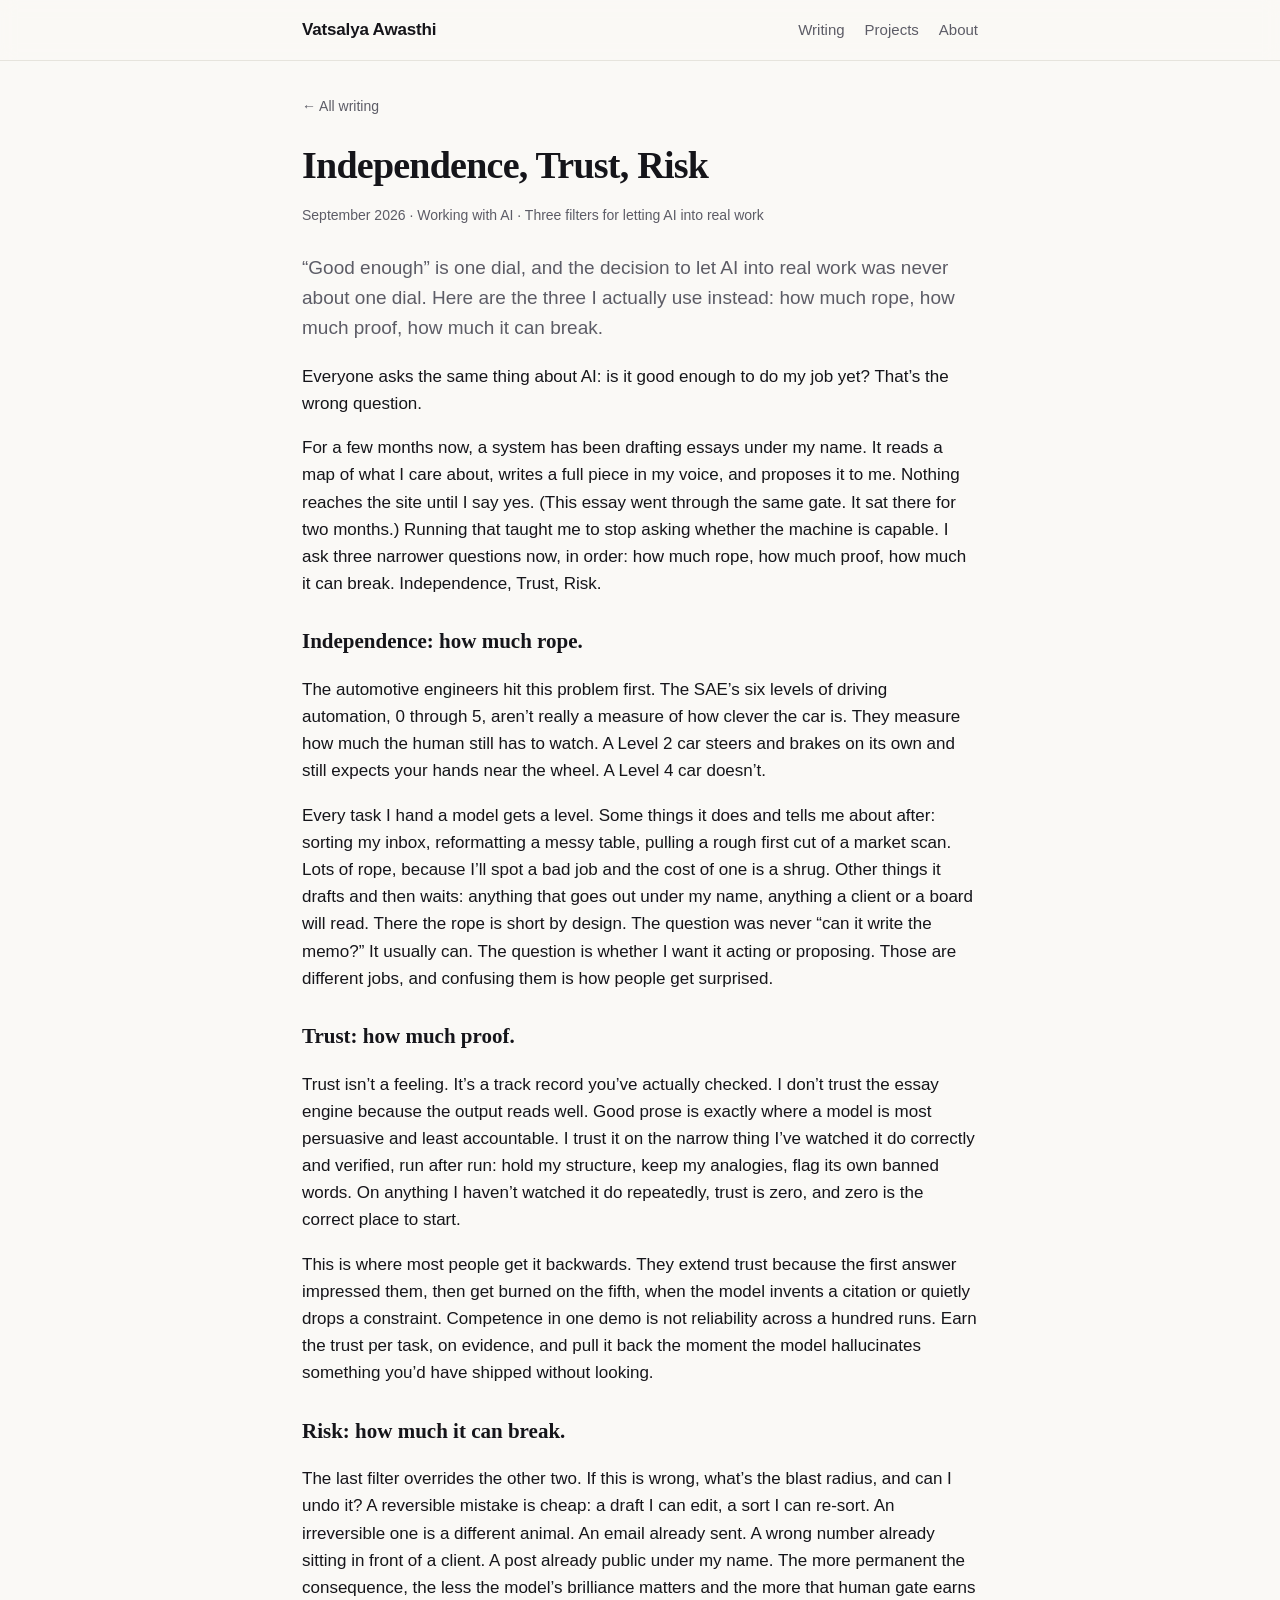
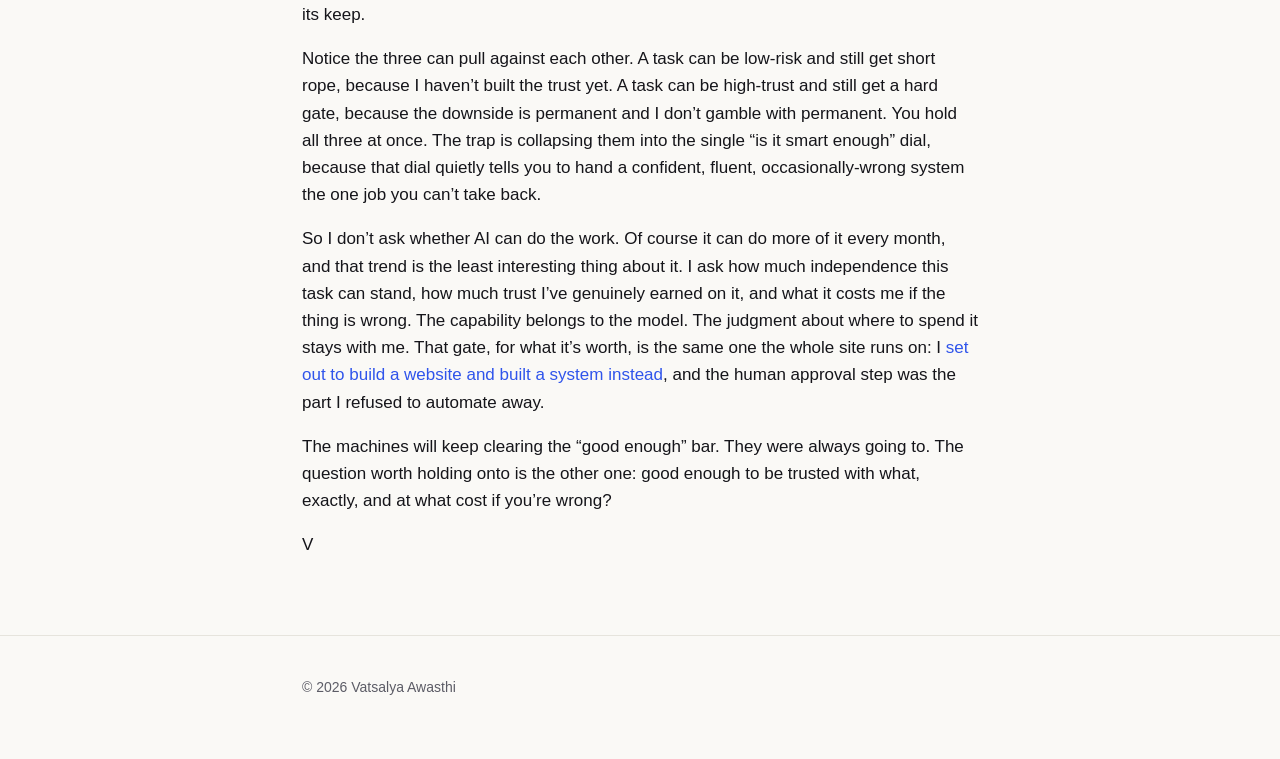
<file: article-independence-trust-risk.html>
<!DOCTYPE html>
<html lang="en">
<head>
<meta charset="utf-8" />
<meta name="viewport" content="width=device-width, initial-scale=1" />
<title>Independence, Trust, Risk — Vatsalya Awasthi</title>
<meta name="description" content="Everyone asks if AI is good enough to do the job yet. That's the wrong question. Three filters for letting AI into real work: how much rope, how much proof, how much it can break." />
<link rel="canonical" href="https://victor-alpha-95.github.io/article-independence-trust-risk.html" />
<meta property="og:type" content="article" />
<meta property="og:title" content="Independence, Trust, Risk" />
<meta property="og:description" content="'Good enough' is one dial, and the decision to let AI into real work was never about one dial. Three filters: how much rope, how much proof, how much it can break." />
<meta property="og:url" content="https://victor-alpha-95.github.io/article-independence-trust-risk.html" />
<meta property="og:image" content="https://victor-alpha-95.github.io/og.png" />
<meta name="twitter:card" content="summary_large_image" />
<meta name="twitter:title" content="Independence, Trust, Risk" />
<meta name="twitter:description" content="'Good enough' is one dial, and the decision to let AI into real work was never about one dial. Three filters: how much rope, how much proof, how much it can break." />
<meta name="twitter:image" content="https://victor-alpha-95.github.io/og.png" />
<link rel="stylesheet" href="site.css" />
<link rel="alternate" type="application/rss+xml" title="Vatsalya Awasthi — Writing" href="feed.xml" />
<link rel="icon" href="data:image/svg+xml,%3Csvg xmlns='http://www.w3.org/2000/svg' viewBox='0 0 100 100'%3E%3Crect width='100' height='100' rx='20' fill='%232f54eb'/%3E%3Ctext x='50' y='68' font-size='58' font-family='Georgia,serif' fill='white' text-anchor='middle'%3EV%3C/text%3E%3C/svg%3E" />
<script type="application/ld+json">
{
  "@context": "https://schema.org",
  "@type": "BlogPosting",
  "headline": "Independence, Trust, Risk",
  "description": "'Good enough' is one dial, and the decision to let AI into real work was never about one dial. Three filters: how much rope, how much proof, how much it can break.",
  "datePublished": "2026-09-16",
  "dateModified": "2026-09-16",
  "author": { "@type": "Person", "name": "Vatsalya Awasthi", "url": "https://victor-alpha-95.github.io/", "sameAs": ["https://www.linkedin.com/in/vatsalya-awasthi/", "https://x.com/_victor_alpha_"] },
  "publisher": { "@type": "Person", "name": "Vatsalya Awasthi" },
  "image": "https://victor-alpha-95.github.io/og.png",
  "mainEntityOfPage": "https://victor-alpha-95.github.io/article-independence-trust-risk.html"
}
</script>
</head>
<body>
<a class="skip-link" href="#main">Skip to content</a>
<header class="site"><div class="wrap nav">
  <span class="brand"><a href="index.html">Vatsalya Awasthi</a></span>
  <nav><a href="writing.html">Writing</a><a href="projects.html">Projects</a><a href="about.html">About</a></nav>
</div></header>
<main class="wrap" id="main">
  <a class="back" href="writing.html" style="display:inline-block;margin:34px 0 18px">&larr; All writing</a>
  <article class="post">
    <h1>Independence, Trust, Risk</h1>
    <p class="meta">September 2026 &middot; Working with AI &middot; Three filters for letting AI into real work</p>
    <p class="lede">&ldquo;Good enough&rdquo; is one dial, and the decision to let AI into real work was never about one dial. Here are the three I actually use instead: how much rope, how much proof, how much it can break.</p>

    <p>Everyone asks the same thing about AI: is it good enough to do my job yet? That&rsquo;s the wrong question.</p>

    <p>For a few months now, a system has been drafting essays under my name. It reads a map of what I care about, writes a full piece in my voice, and proposes it to me. Nothing reaches the site until I say yes. (This essay went through the same gate. It sat there for two months.) Running that taught me to stop asking whether the machine is capable. I ask three narrower questions now, in order: how much rope, how much proof, how much it can break. Independence, Trust, Risk.</p>

    <h2>Independence: how much rope.</h2>

    <p>The automotive engineers hit this problem first. The SAE&rsquo;s six levels of driving automation, 0 through 5, aren&rsquo;t really a measure of how clever the car is. They measure how much the human still has to watch. A Level 2 car steers and brakes on its own and still expects your hands near the wheel. A Level 4 car doesn&rsquo;t.</p>

    <p>Every task I hand a model gets a level. Some things it does and tells me about after: sorting my inbox, reformatting a messy table, pulling a rough first cut of a market scan. Lots of rope, because I&rsquo;ll spot a bad job and the cost of one is a shrug. Other things it drafts and then waits: anything that goes out under my name, anything a client or a board will read. There the rope is short by design. The question was never &ldquo;can it write the memo?&rdquo; It usually can. The question is whether I want it acting or proposing. Those are different jobs, and confusing them is how people get surprised.</p>

    <h2>Trust: how much proof.</h2>

    <p>Trust isn&rsquo;t a feeling. It&rsquo;s a track record you&rsquo;ve actually checked. I don&rsquo;t trust the essay engine because the output reads well. Good prose is exactly where a model is most persuasive and least accountable. I trust it on the narrow thing I&rsquo;ve watched it do correctly and verified, run after run: hold my structure, keep my analogies, flag its own banned words. On anything I haven&rsquo;t watched it do repeatedly, trust is zero, and zero is the correct place to start.</p>

    <p>This is where most people get it backwards. They extend trust because the first answer impressed them, then get burned on the fifth, when the model invents a citation or quietly drops a constraint. Competence in one demo is not reliability across a hundred runs. Earn the trust per task, on evidence, and pull it back the moment the model hallucinates something you&rsquo;d have shipped without looking.</p>

    <h2>Risk: how much it can break.</h2>

    <p>The last filter overrides the other two. If this is wrong, what&rsquo;s the blast radius, and can I undo it? A reversible mistake is cheap: a draft I can edit, a sort I can re-sort. An irreversible one is a different animal. An email already sent. A wrong number already sitting in front of a client. A post already public under my name. The more permanent the consequence, the less the model&rsquo;s brilliance matters and the more that human gate earns its keep.</p>

    <p>Notice the three can pull against each other. A task can be low-risk and still get short rope, because I haven&rsquo;t built the trust yet. A task can be high-trust and still get a hard gate, because the downside is permanent and I don&rsquo;t gamble with permanent. You hold all three at once. The trap is collapsing them into the single &ldquo;is it smart enough&rdquo; dial, because that dial quietly tells you to hand a confident, fluent, occasionally-wrong system the one job you can&rsquo;t take back.</p>

    <p>So I don&rsquo;t ask whether AI can do the work. Of course it can do more of it every month, and that trend is the least interesting thing about it. I ask how much independence this task can stand, how much trust I&rsquo;ve genuinely earned on it, and what it costs me if the thing is wrong. The capability belongs to the model. The judgment about where to spend it stays with me. That gate, for what it&rsquo;s worth, is the same one the whole site runs on: I <a href="article-built-a-system-not-a-website.html">set out to build a website and built a system instead</a>, and the human approval step was the part I refused to automate away.</p>

    <p>The machines will keep clearing the &ldquo;good enough&rdquo; bar. They were always going to. The question worth holding onto is the other one: good enough to be trusted with what, exactly, and at what cost if you&rsquo;re wrong?</p>

    <p>V</p>
  </article>
</main>
<footer><div class="wrap">&copy; <span id="yr"></span> Vatsalya Awasthi</div></footer>
<script>document.getElementById('yr').textContent=new Date().getFullYear();</script>
<!-- Cloudflare Web Analytics --><script defer src='https://static.cloudflareinsights.com/beacon.min.js' data-cf-beacon='{"token": "dfe5570fc54a404fb84491069a4b81f4"}'></script><!-- End Cloudflare Web Analytics -->
</body>
</html>
</file>
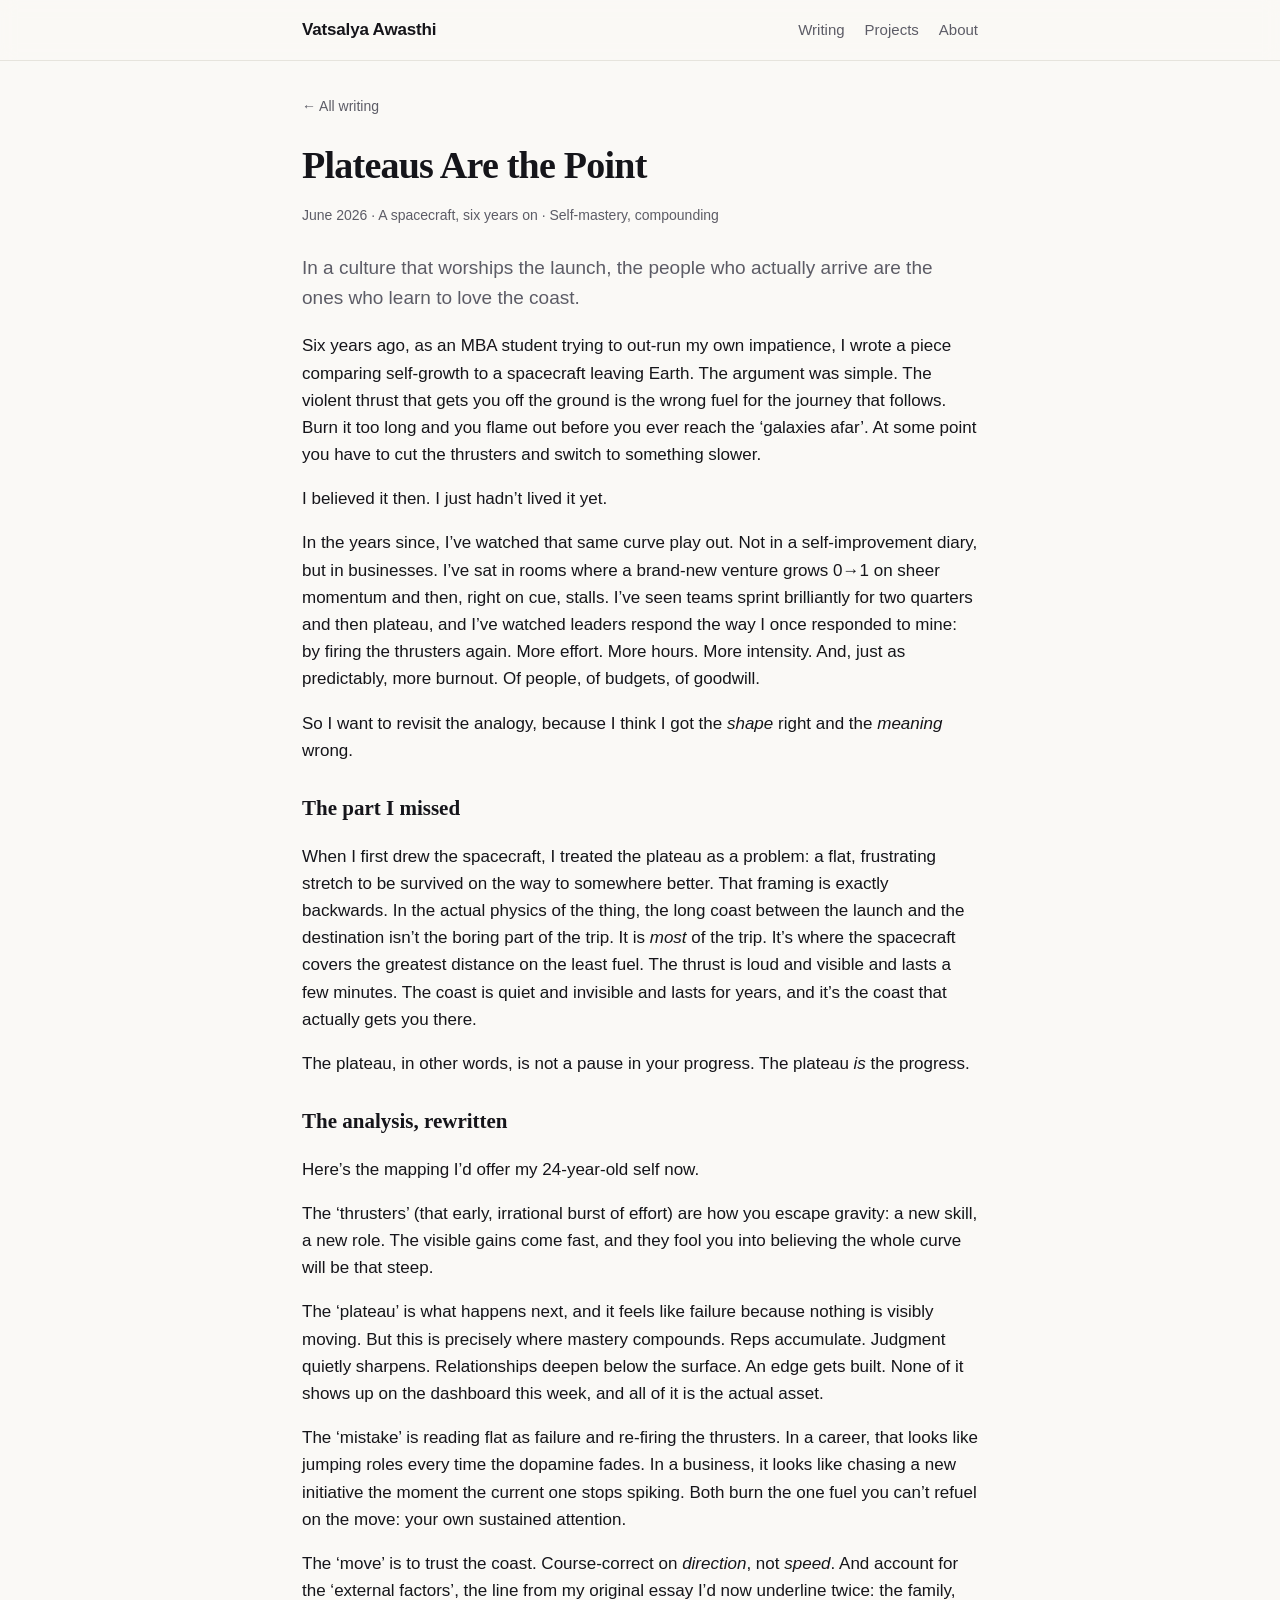
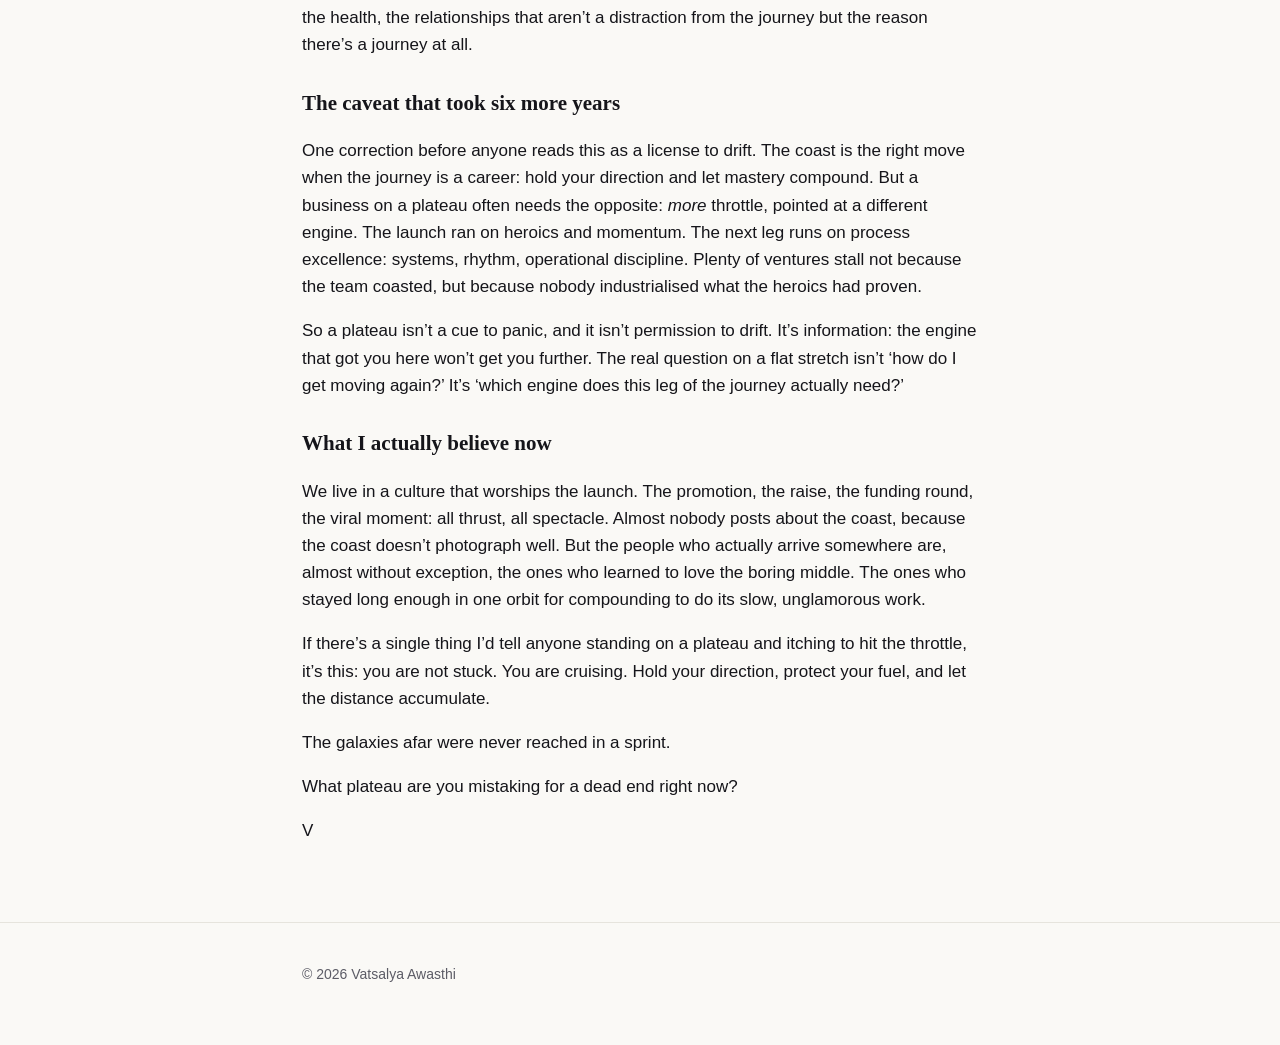
<file: article-plateaus-are-the-point.html>
<!DOCTYPE html>
<html lang="en">
<head>
<meta charset="utf-8" />
<meta name="viewport" content="width=device-width, initial-scale=1" />
<title>Plateaus Are the Point — Vatsalya Awasthi</title>
<meta name="description" content="A spacecraft, six years on: why the plateau isn't a pause in your progress — it is the progress. On compounding and the operator's long game." />
<link rel="canonical" href="https://victor-alpha-95.github.io/article-plateaus-are-the-point.html" />
<meta property="og:type" content="article" />
<meta property="og:title" content="Plateaus Are the Point" />
<meta property="og:description" content="A spacecraft, six years on — why the plateau is the progress." />
<meta property="og:url" content="https://victor-alpha-95.github.io/article-plateaus-are-the-point.html" />
<meta property="og:image" content="https://victor-alpha-95.github.io/og.png" />
<meta name="twitter:card" content="summary_large_image" />
<meta name="twitter:title" content="Plateaus Are the Point" />
<meta name="twitter:description" content="A spacecraft, six years on — why the plateau is the progress." />
<meta name="twitter:image" content="https://victor-alpha-95.github.io/og.png" />
<link rel="stylesheet" href="site.css" />
<link rel="alternate" type="application/rss+xml" title="Vatsalya Awasthi — Writing" href="feed.xml" />
<link rel="icon" href="data:image/svg+xml,%3Csvg xmlns='http://www.w3.org/2000/svg' viewBox='0 0 100 100'%3E%3Crect width='100' height='100' rx='20' fill='%232f54eb'/%3E%3Ctext x='50' y='68' font-size='58' font-family='Georgia,serif' fill='white' text-anchor='middle'%3EV%3C/text%3E%3C/svg%3E" />
<script type="application/ld+json">
{
  "@context": "https://schema.org",
  "@type": "BlogPosting",
  "headline": "Plateaus Are the Point",
  "description": "A spacecraft, six years on — why the plateau isn't a pause in your progress. It is the progress.",
  "datePublished": "2026-06-08",
  "dateModified": "2026-06-12",
  "author": { "@type": "Person", "name": "Vatsalya Awasthi", "url": "https://victor-alpha-95.github.io/", "sameAs": ["https://www.linkedin.com/in/vatsalya-awasthi/", "https://x.com/_victor_alpha_"] },
  "publisher": { "@type": "Person", "name": "Vatsalya Awasthi" },
  "image": "https://victor-alpha-95.github.io/og.png",
  "mainEntityOfPage": "https://victor-alpha-95.github.io/article-plateaus-are-the-point.html"
}
</script>
</head>
<body>
<a class="skip-link" href="#main">Skip to content</a>
<header class="site"><div class="wrap nav">
  <span class="brand"><a href="index.html">Vatsalya Awasthi</a></span>
  <nav><a href="writing.html">Writing</a><a href="projects.html">Projects</a><a href="about.html">About</a></nav>
</div></header>
<main class="wrap" id="main">
  <a class="back" href="writing.html" style="display:inline-block;margin:34px 0 18px">&larr; All writing</a>
  <article class="post">
    <h1>Plateaus Are the Point</h1>
    <p class="meta">June 2026 · A spacecraft, six years on · Self-mastery, compounding</p>
    <p class="lede">In a culture that worships the launch, the people who actually arrive are the ones who learn to love the coast.</p>

    <p>Six years ago, as an MBA student trying to out-run my own impatience, I wrote a piece comparing self-growth to a spacecraft leaving Earth. The argument was simple. The violent thrust that gets you off the ground is the wrong fuel for the journey that follows. Burn it too long and you flame out before you ever reach the &lsquo;galaxies afar&rsquo;. At some point you have to cut the thrusters and switch to something slower.</p>

    <p>I believed it then. I just hadn&rsquo;t lived it yet.</p>

    <p>In the years since, I&rsquo;ve watched that same curve play out. Not in a self-improvement diary, but in businesses. I&rsquo;ve sat in rooms where a brand-new venture grows 0&rarr;1 on sheer momentum and then, right on cue, stalls. I&rsquo;ve seen teams sprint brilliantly for two quarters and then plateau, and I&rsquo;ve watched leaders respond the way I once responded to mine: by firing the thrusters again. More effort. More hours. More intensity. And, just as predictably, more burnout. Of people, of budgets, of goodwill.</p>

    <p>So I want to revisit the analogy, because I think I got the <em>shape</em> right and the <em>meaning</em> wrong.</p>

    <h2>The part I missed</h2>
    <p>When I first drew the spacecraft, I treated the plateau as a problem: a flat, frustrating stretch to be survived on the way to somewhere better. That framing is exactly backwards. In the actual physics of the thing, the long coast between the launch and the destination isn&rsquo;t the boring part of the trip. It is <em>most</em> of the trip. It&rsquo;s where the spacecraft covers the greatest distance on the least fuel. The thrust is loud and visible and lasts a few minutes. The coast is quiet and invisible and lasts for years, and it&rsquo;s the coast that actually gets you there.</p>

    <p>The plateau, in other words, is not a pause in your progress. The plateau <em>is</em> the progress.</p>

    <h2>The analysis, rewritten</h2>
    <p>Here&rsquo;s the mapping I&rsquo;d offer my 24-year-old self now.</p>
    <p>The &lsquo;thrusters&rsquo; (that early, irrational burst of effort) are how you escape gravity: a new skill, a new role. The visible gains come fast, and they fool you into believing the whole curve will be that steep.</p>
    <p>The &lsquo;plateau&rsquo; is what happens next, and it feels like failure because nothing is visibly moving. But this is precisely where mastery compounds. Reps accumulate. Judgment quietly sharpens. Relationships deepen below the surface. An edge gets built. None of it shows up on the dashboard this week, and all of it is the actual asset.</p>
    <p>The &lsquo;mistake&rsquo; is reading flat as failure and re-firing the thrusters. In a career, that looks like jumping roles every time the dopamine fades. In a business, it looks like chasing a new initiative the moment the current one stops spiking. Both burn the one fuel you can&rsquo;t refuel on the move: your own sustained attention.</p>
    <p>The &lsquo;move&rsquo; is to trust the coast. Course-correct on <em>direction</em>, not <em>speed</em>. And account for the &lsquo;external factors&rsquo;, the line from my original essay I&rsquo;d now underline twice: the family, the health, the relationships that aren&rsquo;t a distraction from the journey but the reason there&rsquo;s a journey at all.</p>

    <h2>The caveat that took six more years</h2>
    <p>One correction before anyone reads this as a license to drift. The coast is the right move when the journey is a career: hold your direction and let mastery compound. But a business on a plateau often needs the opposite: <em>more</em> throttle, pointed at a different engine. The launch ran on heroics and momentum. The next leg runs on process excellence: systems, rhythm, operational discipline. Plenty of ventures stall not because the team coasted, but because nobody industrialised what the heroics had proven.</p>
    <p>So a plateau isn&rsquo;t a cue to panic, and it isn&rsquo;t permission to drift. It&rsquo;s information: the engine that got you here won&rsquo;t get you further. The real question on a flat stretch isn&rsquo;t &lsquo;how do I get moving again?&rsquo; It&rsquo;s &lsquo;which engine does this leg of the journey actually need?&rsquo;</p>

    <h2>What I actually believe now</h2>
    <p>We live in a culture that worships the launch. The promotion, the raise, the funding round, the viral moment: all thrust, all spectacle. Almost nobody posts about the coast, because the coast doesn&rsquo;t photograph well. But the people who actually arrive somewhere are, almost without exception, the ones who learned to love the boring middle. The ones who stayed long enough in one orbit for compounding to do its slow, unglamorous work.</p>

    <p>If there&rsquo;s a single thing I&rsquo;d tell anyone standing on a plateau and itching to hit the throttle, it&rsquo;s this: you are not stuck. You are cruising. Hold your direction, protect your fuel, and let the distance accumulate.</p>

    <p>The galaxies afar were never reached in a sprint.</p>

    <p>What plateau are you mistaking for a dead end right now?</p>

    <p>V</p>
  </article>
</main>
<footer><div class="wrap">&copy; <span id="yr"></span> Vatsalya Awasthi</div></footer>
<script>document.getElementById('yr').textContent=new Date().getFullYear();</script>
<!-- Cloudflare Web Analytics --><script defer src='https://static.cloudflareinsights.com/beacon.min.js' data-cf-beacon='{"token": "dfe5570fc54a404fb84491069a4b81f4"}'></script><!-- End Cloudflare Web Analytics -->
</body>
</html>
</file>
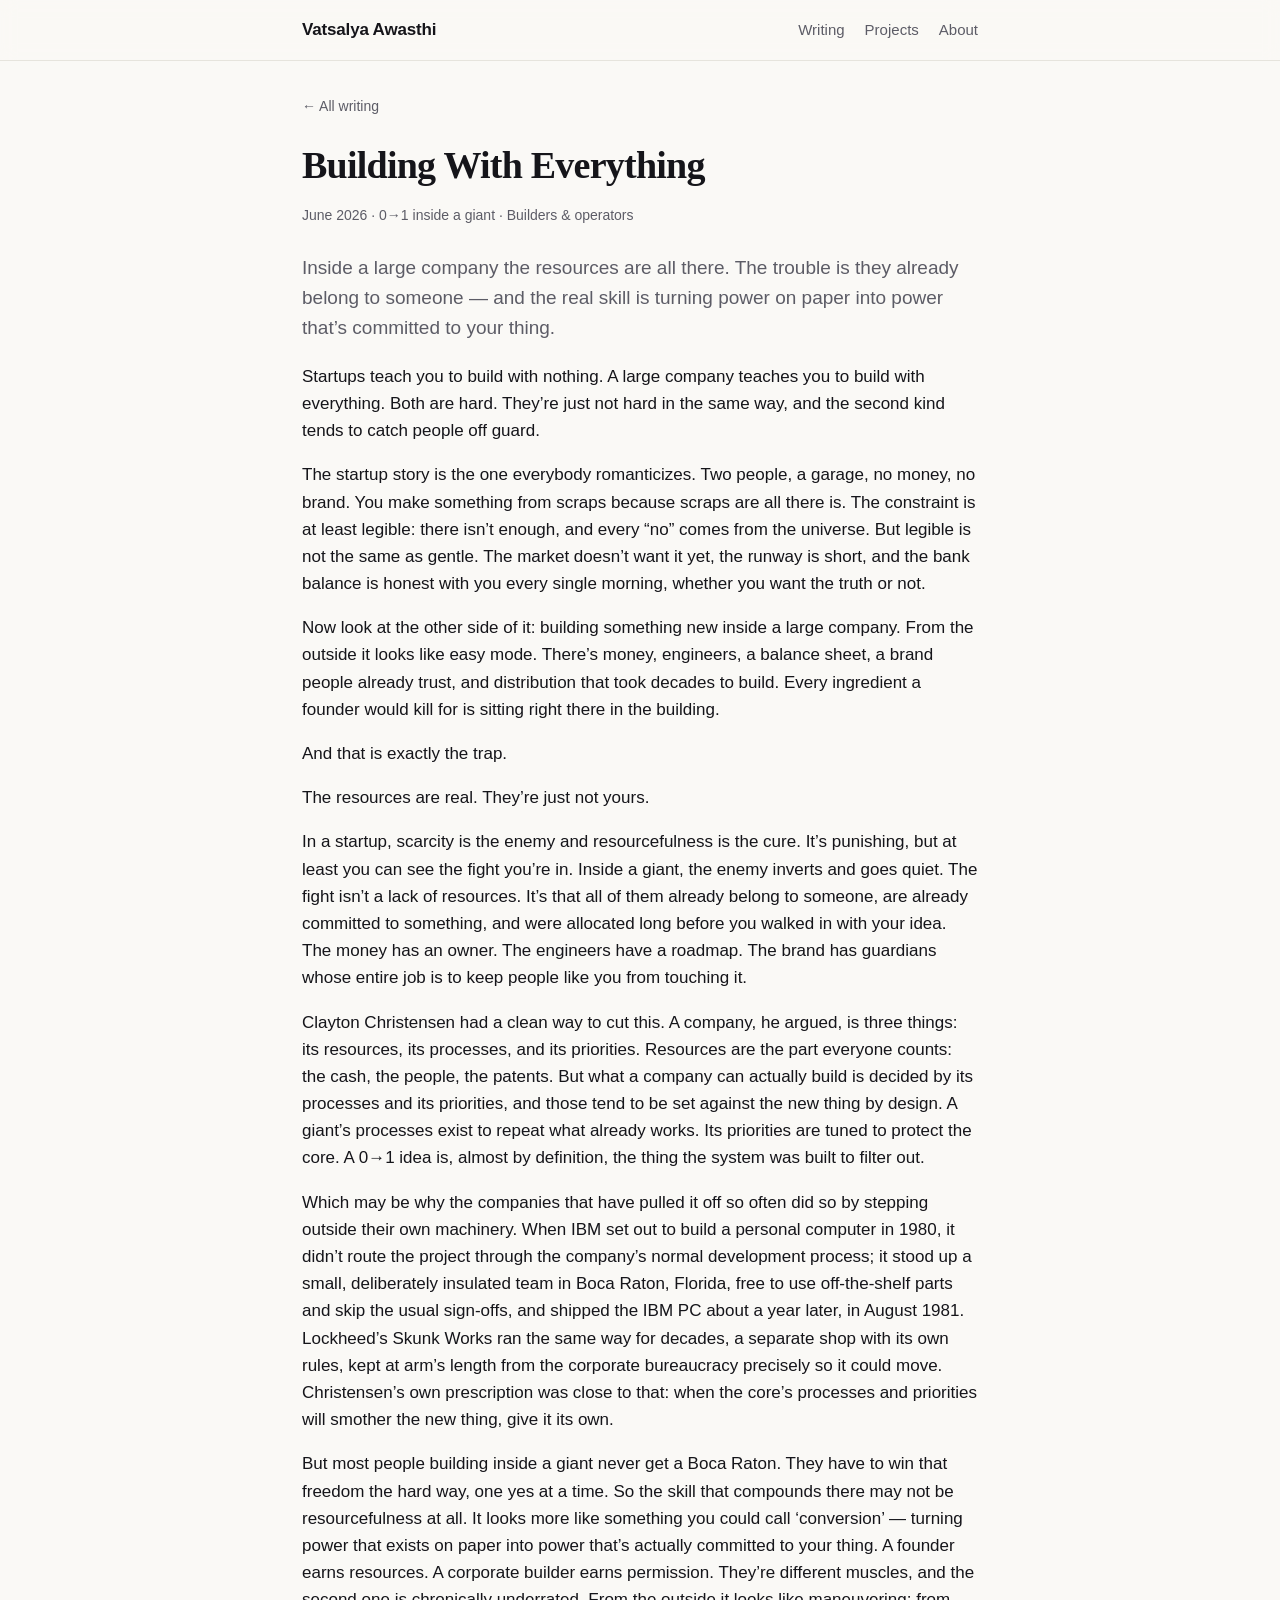
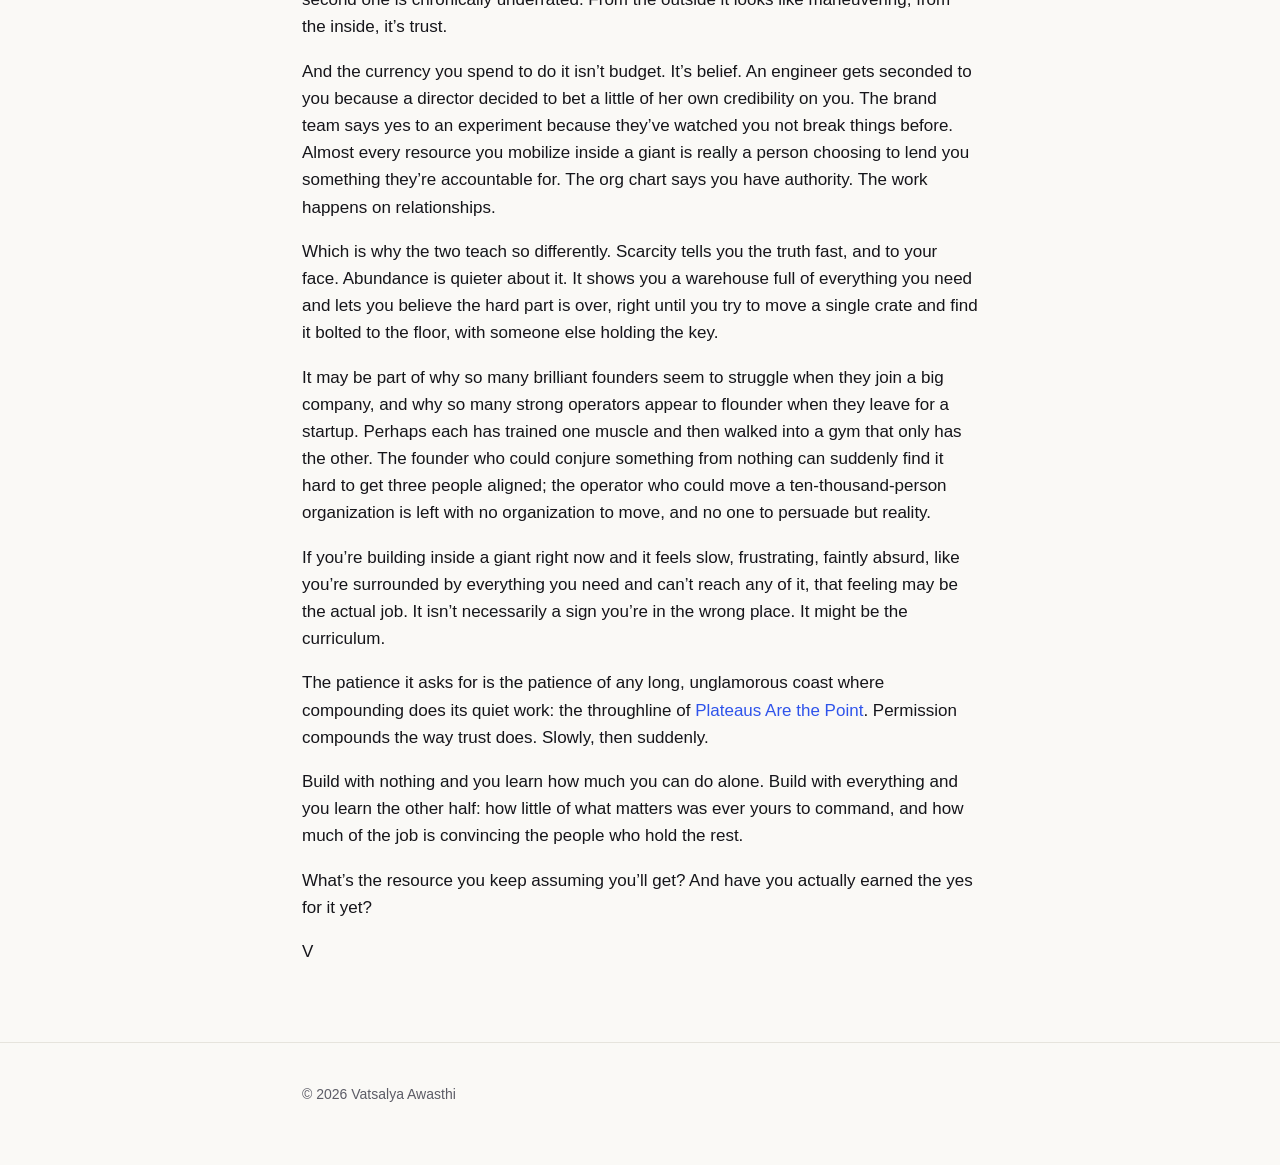
<file: article-zero-to-one-inside-a-giant.html>
<!DOCTYPE html>
<html lang="en">
<head>
<meta charset="utf-8" />
<meta name="viewport" content="width=device-width, initial-scale=1" />
<title>Building With Everything — Vatsalya Awasthi</title>
<meta name="description" content="Startups teach you to build with nothing; giants teach you to build with everything. On 0→1 inside a large company, and why the currency is belief, not budget." />
<link rel="canonical" href="https://victor-alpha-95.github.io/article-zero-to-one-inside-a-giant.html" />
<meta property="og:type" content="article" />
<meta property="og:title" content="Building With Everything" />
<meta property="og:description" content="0→1 inside a giant: the resources are real, they're just not yours. Why the currency is belief, not budget." />
<meta property="og:url" content="https://victor-alpha-95.github.io/article-zero-to-one-inside-a-giant.html" />
<meta property="og:image" content="https://victor-alpha-95.github.io/og.png" />
<meta name="twitter:card" content="summary_large_image" />
<meta name="twitter:title" content="Building With Everything" />
<meta name="twitter:description" content="0→1 inside a giant: the resources are real, they're just not yours. Why the currency is belief, not budget." />
<meta name="twitter:image" content="https://victor-alpha-95.github.io/og.png" />
<link rel="stylesheet" href="site.css" />
<link rel="alternate" type="application/rss+xml" title="Vatsalya Awasthi — Writing" href="feed.xml" />
<link rel="icon" href="data:image/svg+xml,%3Csvg xmlns='http://www.w3.org/2000/svg' viewBox='0 0 100 100'%3E%3Crect width='100' height='100' rx='20' fill='%232f54eb'/%3E%3Ctext x='50' y='68' font-size='58' font-family='Georgia,serif' fill='white' text-anchor='middle'%3EV%3C/text%3E%3C/svg%3E" />
<script type="application/ld+json">
{
  "@context": "https://schema.org",
  "@type": "BlogPosting",
  "headline": "Building With Everything",
  "description": "0→1 inside a giant: the resources are real, they're just not yours. Why the currency is belief, not budget.",
  "datePublished": "2026-06-17",
  "dateModified": "2026-06-17",
  "author": { "@type": "Person", "name": "Vatsalya Awasthi", "url": "https://victor-alpha-95.github.io/", "sameAs": ["https://www.linkedin.com/in/vatsalya-awasthi/", "https://x.com/_victor_alpha_"] },
  "publisher": { "@type": "Person", "name": "Vatsalya Awasthi" },
  "image": "https://victor-alpha-95.github.io/og.png",
  "mainEntityOfPage": "https://victor-alpha-95.github.io/article-zero-to-one-inside-a-giant.html"
}
</script>
</head>
<body>
<a class="skip-link" href="#main">Skip to content</a>
<header class="site"><div class="wrap nav">
  <span class="brand"><a href="index.html">Vatsalya Awasthi</a></span>
  <nav><a href="writing.html">Writing</a><a href="projects.html">Projects</a><a href="about.html">About</a></nav>
</div></header>
<main class="wrap" id="main">
  <a class="back" href="writing.html" style="display:inline-block;margin:34px 0 18px">&larr; All writing</a>
  <article class="post">
    <h1>Building With Everything</h1>
    <p class="meta">June 2026 · 0&rarr;1 inside a giant · Builders &amp; operators</p>
    <p class="lede">Inside a large company the resources are all there. The trouble is they already belong to someone &mdash; and the real skill is turning power on paper into power that&rsquo;s committed to your thing.</p>

    <p>Startups teach you to build with nothing. A large company teaches you to build with everything. Both are hard. They&rsquo;re just not hard in the same way, and the second kind tends to catch people off guard.</p>

    <p>The startup story is the one everybody romanticizes. Two people, a garage, no money, no brand. You make something from scraps because scraps are all there is. The constraint is at least legible: there isn&rsquo;t enough, and every &ldquo;no&rdquo; comes from the universe. But legible is not the same as gentle. The market doesn&rsquo;t want it yet, the runway is short, and the bank balance is honest with you every single morning, whether you want the truth or not.</p>

    <p>Now look at the other side of it: building something new inside a large company. From the outside it looks like easy mode. There&rsquo;s money, engineers, a balance sheet, a brand people already trust, and distribution that took decades to build. Every ingredient a founder would kill for is sitting right there in the building.</p>

    <p>And that is exactly the trap.</p>

    <p>The resources are real. They&rsquo;re just not yours.</p>

    <p>In a startup, scarcity is the enemy and resourcefulness is the cure. It&rsquo;s punishing, but at least you can see the fight you&rsquo;re in. Inside a giant, the enemy inverts and goes quiet. The fight isn&rsquo;t a lack of resources. It&rsquo;s that all of them already belong to someone, are already committed to something, and were allocated long before you walked in with your idea. The money has an owner. The engineers have a roadmap. The brand has guardians whose entire job is to keep people like you from touching it.</p>

    <p>Clayton Christensen had a clean way to cut this. A company, he argued, is three things: its resources, its processes, and its priorities. Resources are the part everyone counts: the cash, the people, the patents. But what a company can actually build is decided by its processes and its priorities, and those tend to be set against the new thing by design. A giant&rsquo;s processes exist to repeat what already works. Its priorities are tuned to protect the core. A 0&rarr;1 idea is, almost by definition, the thing the system was built to filter out.</p>

    <p>Which may be why the companies that have pulled it off so often did so by stepping outside their own machinery. When IBM set out to build a personal computer in 1980, it didn&rsquo;t route the project through the company&rsquo;s normal development process; it stood up a small, deliberately insulated team in Boca Raton, Florida, free to use off-the-shelf parts and skip the usual sign-offs, and shipped the IBM PC about a year later, in August 1981. Lockheed&rsquo;s Skunk Works ran the same way for decades, a separate shop with its own rules, kept at arm&rsquo;s length from the corporate bureaucracy precisely so it could move. Christensen&rsquo;s own prescription was close to that: when the core&rsquo;s processes and priorities will smother the new thing, give it its own.</p>

    <p>But most people building inside a giant never get a Boca Raton. They have to win that freedom the hard way, one yes at a time. So the skill that compounds there may not be resourcefulness at all. It looks more like something you could call &lsquo;conversion&rsquo; &mdash; turning power that exists on paper into power that&rsquo;s actually committed to your thing. A founder earns resources. A corporate builder earns permission. They&rsquo;re different muscles, and the second one is chronically underrated. From the outside it looks like maneuvering; from the inside, it&rsquo;s trust.</p>

    <p>And the currency you spend to do it isn&rsquo;t budget. It&rsquo;s belief. An engineer gets seconded to you because a director decided to bet a little of her own credibility on you. The brand team says yes to an experiment because they&rsquo;ve watched you not break things before. Almost every resource you mobilize inside a giant is really a person choosing to lend you something they&rsquo;re accountable for. The org chart says you have authority. The work happens on relationships.</p>

    <p>Which is why the two teach so differently. Scarcity tells you the truth fast, and to your face. Abundance is quieter about it. It shows you a warehouse full of everything you need and lets you believe the hard part is over, right until you try to move a single crate and find it bolted to the floor, with someone else holding the key.</p>

    <p>It may be part of why so many brilliant founders seem to struggle when they join a big company, and why so many strong operators appear to flounder when they leave for a startup. Perhaps each has trained one muscle and then walked into a gym that only has the other. The founder who could conjure something from nothing can suddenly find it hard to get three people aligned; the operator who could move a ten-thousand-person organization is left with no organization to move, and no one to persuade but reality.</p>

    <p>If you&rsquo;re building inside a giant right now and it feels slow, frustrating, faintly absurd, like you&rsquo;re surrounded by everything you need and can&rsquo;t reach any of it, that feeling may be the actual job. It isn&rsquo;t necessarily a sign you&rsquo;re in the wrong place. It might be the curriculum.</p>

    <p>The patience it asks for is the patience of any long, unglamorous coast where compounding does its quiet work: the throughline of <a href="article-plateaus-are-the-point.html">Plateaus Are the Point</a>. Permission compounds the way trust does. Slowly, then suddenly.</p>

    <p>Build with nothing and you learn how much you can do alone. Build with everything and you learn the other half: how little of what matters was ever yours to command, and how much of the job is convincing the people who hold the rest.</p>

    <p>What&rsquo;s the resource you keep assuming you&rsquo;ll get? And have you actually earned the yes for it yet?</p>

    <p>V</p>
  </article>
</main>
<footer><div class="wrap">&copy; <span id="yr"></span> Vatsalya Awasthi</div></footer>
<script>document.getElementById('yr').textContent=new Date().getFullYear();</script>
<!-- Cloudflare Web Analytics --><script defer src='https://static.cloudflareinsights.com/beacon.min.js' data-cf-beacon='{"token": "dfe5570fc54a404fb84491069a4b81f4"}'></script><!-- End Cloudflare Web Analytics -->
</body>
</html>
</file>
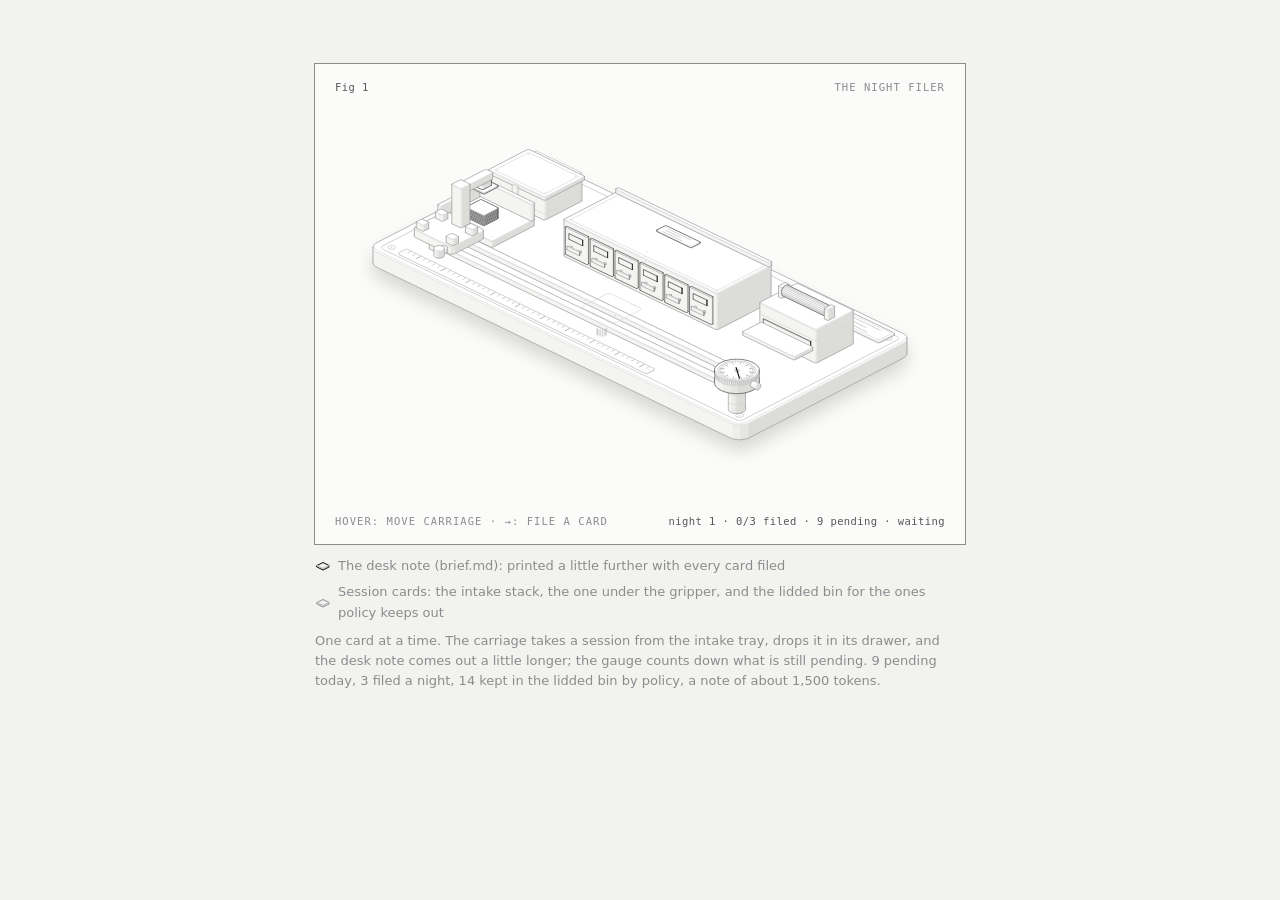
<file: fig-night-filer-light.html>
<!doctype html><html lang="en"><head><meta charset="utf-8"><meta name="viewport" content="width=device-width, initial-scale=1"><title>The night filer</title><style>
.iso{
  --anatomy-page:#0b0b0b;--anatomy-card:#131313;--anatomy-text:#a3a3a3;--anatomy-strong:#e6e6e6;--anatomy-muted:#6e6e6e;
  --anatomy-paper:#131313;--anatomy-face:#1b1b1b;--anatomy-top:#1c1c1c;
  --anatomy-shade-0:#0f0f0f;--anatomy-shade-1:#121212;--anatomy-shade-2:#151515;--anatomy-shade-3:#181818;
  --anatomy-lit-top:#262626;--anatomy-lit-shade:#1d1d1d;
  --anatomy-hi:#d4d4d4;--anatomy-mid:#6a6a6a;--anatomy-lo:#3e3e3e;--anatomy-faint:#2a2a2a;--anatomy-lit:#ffffff;
  --anatomy-halo:#050505;--anatomy-halo-opacity:.9;--anatomy-dot:#e6e6e6;
  --anatomy-red:#ff6b6b;--anatomy-green:#6be0a0;--anatomy-blue:#6b9bff;
  --anatomy-weight:.6px;--anatomy-ease:cubic-bezier(.32,.72,0,1);
  --anatomy-mono:ui-monospace,"SF Mono",Menlo,Consolas,monospace;
  --anatomy-lift:inset 0 1px 0 0 #ffffff0a,inset 0 0 0 1px #ffffff06,0 0 0 1px #00000026,0 1px 1px -.5px #00000014,0 3px 3px -1.5px #00000014,0 6px 6px -3px #00000014,0 12px 12px -6px #00000014;
}
.iso[data-theme="light"]{
  --anatomy-page:#f2f2ef;--anatomy-card:#fbfbfa;--anatomy-text:#57575a;--anatomy-strong:#18181a;--anatomy-muted:#8c8c90;
  --anatomy-paper:#fbfbfa;--anatomy-face:#ffffff;--anatomy-top:#ffffff;
  --anatomy-shade-0:#dcdcd9;--anatomy-shade-1:#e5e5e2;--anatomy-shade-2:#ededea;--anatomy-shade-3:#f4f4f1;
  --anatomy-lit-top:#ffffff;--anatomy-lit-shade:#eeeeeb;
  --anatomy-hi:#26262a;--anatomy-mid:#8a8a8f;--anatomy-lo:#b4b4b8;--anatomy-faint:#d4d4d6;--anatomy-lit:#000000;
  --anatomy-halo:#8a8a80;--anatomy-halo-opacity:.32;--anatomy-dot:#3a3a3e;
  --anatomy-red:#e5484d;--anatomy-green:#30a46c;--anatomy-blue:#3e63dd;
  --anatomy-lift:inset 0 1px 0 0 #ffffff,0 0 0 1px #0000000f,0 1px 1px -.5px #0000000a,0 3px 3px -1.5px #0000000a,0 6px 6px -3px #0000000a,0 12px 12px -6px #0000000a;
}
.iso-svg{display:block;width:100%;height:auto;overflow:visible}
.iso-svg path,.iso-svg circle{vector-effect:non-scaling-stroke}
.iso-fill{fill:var(--anatomy-paper);stroke:none}
.iso-solid[data-lit]>.iso-fill{fill:var(--anatomy-face)}
.iso-shade,.iso-top{stroke:none}
.iso-shade[data-shade="0"]{fill:var(--anatomy-shade-0)}
.iso-shade[data-shade="1"]{fill:var(--anatomy-shade-1)}
.iso-shade[data-shade="2"]{fill:var(--anatomy-shade-2)}
.iso-shade[data-shade="3"]{fill:var(--anatomy-shade-3)}
.iso-top{fill:var(--anatomy-top)}
.iso-solid[data-lit]>.iso-top{fill:var(--anatomy-lit-top)}
.iso-solid[data-lit]>.iso-shade{fill:var(--anatomy-lit-shade)}
.iso-solid[data-seamless]>.iso-shade,.iso-solid[data-seamless]>.iso-top{stroke-width:.4;stroke-linejoin:round}
.iso-solid[data-seamless]>.iso-shade[data-shade="0"]{stroke:var(--anatomy-shade-0)}
.iso-solid[data-seamless]>.iso-shade[data-shade="1"]{stroke:var(--anatomy-shade-1)}
.iso-solid[data-seamless]>.iso-shade[data-shade="2"]{stroke:var(--anatomy-shade-2)}
.iso-solid[data-seamless]>.iso-shade[data-shade="3"]{stroke:var(--anatomy-shade-3)}
.iso-solid[data-seamless]>.iso-top{stroke:var(--anatomy-top)}
.iso-solid[data-seamless][data-lit]>.iso-top{stroke:var(--anatomy-lit-top)}
.iso-solid[data-seamless][data-lit]>.iso-shade{stroke:var(--anatomy-lit-shade)}
.iso-solid[data-lit]>.iso-edge{stroke:var(--anatomy-lit)}
.iso-halo{fill:var(--anatomy-halo);stroke:none;filter:blur(9px);opacity:var(--anatomy-halo-opacity);transform:translateY(3px)}
.iso-line{fill:none;stroke:var(--anatomy-lo);stroke-width:var(--anatomy-weight);stroke-linecap:round;stroke-linejoin:round}
.iso-line[data-tone="hi"]{stroke:var(--anatomy-hi)}
.iso-line[data-tone="mid"]{stroke:var(--anatomy-mid)}
.iso-line[data-tone="lo"]{stroke:var(--anatomy-lo)}
.iso-line[data-tone="faint"]{stroke:var(--anatomy-faint)}
.iso-line[data-tone="lit"]{stroke:var(--anatomy-lit)}
.iso-line[data-tone="red"]{stroke:var(--anatomy-red)}
.iso-line[data-tone="green"]{stroke:var(--anatomy-green)}
.iso-line[data-tone="blue"]{stroke:var(--anatomy-blue)}
.iso-line[data-dotted]{stroke-dasharray:.01 3.5;stroke-width:1}
.iso-line[data-dashed]{stroke-dasharray:3 3}
.iso-line[data-flow]{stroke-dasharray:2 6}
.iso-wire-end{fill:var(--anatomy-paper);stroke:var(--anatomy-lo);stroke-width:var(--anatomy-weight)}
.iso-wire[data-tone="hi"] .iso-wire-end{stroke:var(--anatomy-hi)}
.iso-wire[data-tone="mid"] .iso-wire-end{stroke:var(--anatomy-mid)}
.iso-wire[data-tone="faint"] .iso-wire-end{stroke:var(--anatomy-faint)}
.iso-wire[data-tone="lit"] .iso-wire-end{stroke:var(--anatomy-lit)}
.iso-dots circle{fill:var(--anatomy-dot);stroke:none;opacity:.32}
.iso-dots[data-tone="hi"] circle{opacity:.85}
.iso-dots[data-tone="mid"] circle{opacity:.45}
.iso-dots[data-tone="lo"] circle{opacity:.22}
.iso-dots[data-tone="faint"] circle{opacity:.12}
.iso-face-text{fill:var(--anatomy-mid);font-family:var(--anatomy-mono);letter-spacing:.04em}
.iso-face-text[data-tone="hi"]{fill:var(--anatomy-hi)}
.iso-face-text[data-tone="lo"]{fill:var(--anatomy-lo)}
.iso-face-text[data-tone="faint"]{fill:var(--anatomy-faint)}
.tb-body{fill:var(--anatomy-shade-2);stroke:none}
.tb-shine{fill:var(--anatomy-top);stroke:none}
.tb-shade{fill:var(--anatomy-shade-0);stroke:none}
.tb-ring{fill:none;stroke:var(--anatomy-lo);stroke-width:.45;stroke-linecap:butt;stroke-linejoin:round}
.tb-ring[data-tone="mid"]{stroke:var(--anatomy-mid)}
.tb-ring[data-tone="faint"]{stroke:var(--anatomy-faint)}
.tb-ring[data-tone="hi"]{stroke:var(--anatomy-hi)}
@keyframes iso-flow{to{stroke-dashoffset:-32}}
@keyframes iso-pulse{0%,100%{opacity:.18}12%{opacity:1}40%{opacity:.18}}
.iso-line[data-flow]{animation:iso-flow 1600ms linear infinite}
.iso-dots circle[data-pulse]{animation:iso-pulse 1600ms steps(1,end) infinite;animation-delay:var(--pulse-at,0ms)}
.iso-figure{margin:32px 0 36px}
.iso-plate{position:relative;padding:52px 24px;border-radius:0;background:var(--anatomy-card);box-shadow:0 0 0 1px var(--anatomy-mid);--anatomy-paper:var(--anatomy-card)}
.iso-plate-corners{position:absolute;inset:18px 20px;pointer-events:none}
.iso-plate-corner{position:absolute;color:var(--anatomy-muted);font-family:var(--anatomy-mono);font-size:10.5px;line-height:1;letter-spacing:.04em;white-space:nowrap}
.iso-plate-corner[data-corner="fig"]{top:0;left:0;color:var(--anatomy-text)}
.iso-plate-corner[data-corner="title"]{top:0;right:0;text-transform:uppercase;letter-spacing:.1em}
.iso-plate-corner[data-corner="hint"]{bottom:0;left:0;text-transform:uppercase;letter-spacing:.1em}
.iso-plate-corner[data-corner="readout"]{right:0;bottom:0;color:var(--anatomy-text);font-variant-numeric:tabular-nums}
.iso-plate .iso-svg{margin:0 auto}
.iso-legend{display:grid;gap:8px;margin-top:12px;color:var(--anatomy-muted);font-size:13px;line-height:1.55}
.iso-keys{display:flex;flex-wrap:wrap;gap:6px 18px}
.iso-key{display:inline-flex;align-items:center;gap:7px}
.iso-swatch{width:16px;height:10px;flex:none;overflow:visible}
.iso-swatch path{fill:none;stroke:var(--anatomy-hi);stroke-width:1;vector-effect:non-scaling-stroke;stroke-linejoin:round;stroke-linecap:round}
.iso-swatch[data-mark="raised"] path,.iso-swatch[data-mark="flat"] path{stroke:var(--anatomy-mid)}
.iso-swatch[data-mark="lit"] path{stroke:var(--anatomy-lit)}
.iso-swatch[data-mark="dim"] path{stroke:var(--anatomy-lo)}
.iso-swatch[data-mark="dotted"] path{stroke-dasharray:.01 3;stroke-width:1.4}
.iso-swatch[data-mark="dashed"] path{stroke-dasharray:3 2.5}
.iso-swatch[data-mark="red"] path{stroke:var(--anatomy-red)}
.iso-swatch[data-mark="green"] path{stroke:var(--anatomy-green)}
.iso-swatch[data-mark="blue"] path{stroke:var(--anatomy-blue)}
.iso-swatch-crease{stroke:var(--anatomy-lo)!important}
@media (max-width:560px){.iso-plate{padding:48px 12px 70px}.iso-plate-corner[data-corner="hint"]{bottom:18px}}
@media (prefers-reduced-motion:reduce){.iso-line[data-flow],.iso-dots circle[data-pulse]{animation:none}}

*{box-sizing:border-box}
html{color-scheme:dark}
body[data-theme="light"]{color-scheme:light}
body{margin:0;background:var(--anatomy-page);color:var(--anatomy-text);font:14px/1.6 ui-sans-serif,system-ui,-apple-system,"Segoe UI",sans-serif;-webkit-font-smoothing:antialiased}
.iso-page{width:min(650px,100% - 32px);margin:64px auto 96px}
</style></head><body class="iso" data-theme="light"><main class="iso-page"><figure class="iso-figure"><div class="iso-plate"><div class="iso-plate-corners" aria-hidden="true"><span class="iso-plate-corner" data-corner="fig">Fig 1</span><span class="iso-plate-corner" data-corner="title">The night filer</span><span class="iso-plate-corner" data-corner="hint">Hover: move carriage · →: file a card</span><span class="iso-plate-corner" data-corner="readout" data-readout>night 1 · 0/3 filed · 9 pending · waiting</span></div><div class="iso-stage" tabindex="0" role="slider" aria-label="The night filer: a bench machine with a carriage on two rails that carries one session card at a time from an intake tray on the left into one of six catalogue drawers at the back. Each card filed prints the desk-note slip a little further out of a printer on the right and turns the pending gauge down by one. A lidded bin behind the tray holds the cards the policy keeps out. Arrow keys file the next card; Home resets the night." aria-valuemin="0" aria-valuemax="9" aria-valuenow="0"><svg xmlns="http://www.w3.org/2000/svg" class="iso-svg" viewBox="0 0 640 400" role="img" aria-label="The night filer: a bench machine with a carriage on two rails that carries one session card at a time from an intake tray on the left into one of six catalogue drawers at the back. Each card filed prints the desk-note slip a little further out of a printer on the right and turns the pending gauge down by one. A lidded bin behind the tray holds the cards the policy keeps out. Arrow keys file the next card; Home resets the night."><path class="iso-halo" d="M36.1 147.9L36.3 146.4L37.1 145L38.4 143.7L40.2 142.6L203.5 58.1L205.7 57.1L208.2 56.4L210.9 56L213.8 55.8L216.7 56L219.4 56.3L222 57L224.3 57.9L599.4 239L601.3 240.1L602.7 241.4L603.6 242.8L603.9 244.2L603.9 260.1L603.7 261.5L602.9 262.9L601.6 264.2L599.8 265.3L436.5 349.9L434.3 350.8L431.8 351.5L429.1 352L426.2 352.1L423.3 352L420.6 351.6L418 351L415.7 350.1L40.6 168.9L38.7 167.8L37.3 166.6L36.4 165.2L36.1 163.8Z"/><g class="it" data-name="flange.0"><g class="iso-solid"><path class="iso-fill" d="M201.9 95L201.9 94.3L202.1 93.5L202.4 92.8L203 92.1L203.6 91.4L204.5 90.8L205.4 90.2L206.5 89.7L207.8 89.3L209.1 88.9L210.4 88.6L211.9 88.4L213.4 88.3L214.8 88.3L216.3 88.3L217.8 88.5L219.2 88.7L220.6 89L221.9 89.4L223.1 89.8L224.1 90.4L225.1 90.9L225.9 91.6L226.6 92.2L227.1 92.9L227.4 93.7L227.5 94.4L227.5 97L227.5 97.7L227.3 98.4L227 99.2L226.4 99.9L225.8 100.5L224.9 101.2L223.9 101.7L222.8 102.2L221.6 102.7L220.3 103L219 103.3L217.5 103.5L216 103.7L214.5 103.7L213.1 103.6L211.6 103.5L210.2 103.3L208.8 103L207.5 102.6L206.3 102.1L205.2 101.6L204.3 101L203.5 100.4L202.8 99.7L202.3 99L202 98.3L201.9 97.6Z"/><path class="iso-shade" data-shade="0" d="M227.5 97.1L227.3 98.4L226.7 99.6L225.5 100.7L223.9 101.7L222 102.5L219.8 103.2L217.4 103.5L214.9 103.7L214.9 101.1L217.4 101L219.8 100.6L222 100L223.9 99.2L225.5 98.2L226.7 97.1L227.3 95.9L227.5 94.6Z"/><path class="iso-shade" data-shade="1" d="M214.9 103.7L212.4 103.6L210 103.2L210 100.7L212.4 101L214.9 101.1Z"/><path class="iso-shade" data-shade="2" d="M210 103.2L207.7 102.7L205.8 101.9L205.8 99.3L207.7 100.1L210 100.7Z"/><path class="iso-shade" data-shade="3" d="M205.8 101.9L204.1 100.9L202.9 99.8L202.1 98.6L202.1 96.1L202.9 97.3L204.1 98.4L205.8 99.3Z"/><path class="iso-top" d="M202.1 98.6L201.8 97.4L201.8 94.8L202.1 96.1ZM223.9 99.2L222 100L219.8 100.6L217.4 101L214.9 101.1L212.4 101L210 100.7L207.7 100.1L205.8 99.3L204.1 98.4L202.9 97.3L202.1 96.1L201.8 94.8L202 93.6L202.7 92.4L203.9 91.2L205.4 90.2L207.4 89.4L209.6 88.8L212 88.4L214.5 88.3L217 88.4L219.4 88.7L221.6 89.3L223.6 90.1L225.3 91.1L226.5 92.2L227.3 93.4L227.5 94.6L227.3 95.9L226.7 97.1L225.5 98.2L223.9 99.2L214.7 94.7L214.7 94.7L214.7 94.7L214.7 94.7L214.7 94.7L214.7 94.7L214.7 94.7L214.7 94.7L214.7 94.7L214.7 94.7L214.7 94.7L214.7 94.7L214.7 94.7L214.7 94.7L214.7 94.7L214.7 94.7L214.7 94.7L214.7 94.7L214.7 94.7L214.7 94.7L214.7 94.7L214.7 94.7L214.7 94.7L214.7 94.7L214.7 94.7L214.7 94.7L214.7 94.7L214.7 94.7L214.7 94.7L214.7 94.7L214.7 94.7L214.7 94.7L214.7 94.7Z"/><path class="iso-line iso-crease" data-tone="faint" d="M227.6 94.7L227.5 95.5L227.2 96.2L226.8 96.9L226.2 97.6L225.4 98.2L224.5 98.8L223.5 99.4L222.4 99.9L221.1 100.3L219.8 100.6L218.4 100.9L216.9 101L215.4 101.1L213.9 101.1L212.5 101L211 100.9L209.6 100.6L208.3 100.3L207 99.9L205.9 99.4L204.8 98.8L204 98.2L203.2 97.6L202.6 96.9L202.2 96.2L201.9 95.5L201.8 94.7"/><path class="iso-line iso-edge" data-tone="lo" d="M201.9 95L201.9 94.3L202.1 93.5L202.4 92.8L203 92.1L203.6 91.4L204.5 90.8L205.4 90.2L206.5 89.7L207.8 89.3L209.1 88.9L210.4 88.6L211.9 88.4L213.4 88.3L214.8 88.3L216.3 88.3L217.8 88.5L219.2 88.7L220.6 89L221.9 89.4L223.1 89.8L224.1 90.4L225.1 90.9L225.9 91.6L226.6 92.2L227.1 92.9L227.4 93.7L227.5 94.4L227.5 97L227.5 97.7L227.3 98.4L227 99.2L226.4 99.9L225.8 100.5L224.9 101.2L223.9 101.7L222.8 102.2L221.6 102.7L220.3 103L219 103.3L217.5 103.5L216 103.7L214.5 103.7L213.1 103.6L211.6 103.5L210.2 103.3L208.8 103L207.5 102.6L206.3 102.1L205.2 101.6L204.3 101L203.5 100.4L202.8 99.7L202.3 99L202 98.3L201.9 97.6Z"/></g></g><g class="it" data-name="foot.0"><g class="iso-solid"><path class="iso-fill" d="M204.8 89.2L204.9 88.5L205.3 87.8L205.8 87.1L206.6 86.4L207.6 85.9L208.7 85.4L209.9 85L211.3 84.7L212.7 84.5L214.2 84.4L215.6 84.4L217.1 84.5L218.5 84.7L219.8 85.1L221 85.5L222.1 86L223 86.6L223.7 87.2L224.2 87.9L224.5 88.7L224.6 89.4L224.6 94.8L224.5 95.6L224.1 96.3L223.5 97L222.8 97.6L221.8 98.2L220.7 98.7L219.5 99.1L218.1 99.4L216.7 99.6L215.2 99.7L213.8 99.7L212.3 99.5L210.9 99.3L209.6 99L208.4 98.5L207.3 98L206.4 97.4L205.7 96.8L205.2 96.1L204.9 95.4L204.8 94.6Z"/><path class="iso-shade" data-shade="0" d="M224.6 94.6L224.5 95.6L223.9 96.5L223 97.4L221.8 98.2L220.3 98.8L218.6 99.3L216.8 99.6L214.9 99.7L214.9 94.3L216.8 94.2L218.6 93.9L220.3 93.4L221.8 92.8L223 92L223.9 91.1L224.5 90.2L224.6 89.2Z"/><path class="iso-shade" data-shade="1" d="M214.9 99.7L212.9 99.6L211.1 99.3L211.1 93.9L212.9 94.2L214.9 94.3Z"/><path class="iso-shade" data-shade="2" d="M211.1 99.3L209.3 98.9L207.8 98.3L207.8 92.9L209.3 93.5L211.1 93.9Z"/><path class="iso-shade" data-shade="3" d="M207.8 98.3L206.5 97.5L205.6 96.7L205 95.8L205 90.4L205.6 91.3L206.5 92.1L207.8 92.9Z"/><path class="iso-top" d="M205 95.8L204.8 94.8L204.8 89.4L205 90.4ZM221.8 92.8L220.3 93.4L218.6 93.9L216.8 94.2L214.9 94.3L212.9 94.2L211.1 93.9L209.3 93.5L207.8 92.9L206.5 92.1L205.6 91.3L205 90.4L204.8 89.4L204.9 88.4L205.5 87.5L206.4 86.6L207.6 85.9L209 85.2L210.7 84.8L212.6 84.5L214.5 84.3L216.5 84.4L218.3 84.7L220.1 85.1L221.6 85.7L222.8 86.5L223.8 87.3L224.4 88.3L224.6 89.2L224.5 90.2L223.9 91.1L223 92L221.8 92.8L214.7 89.3L214.7 89.3L214.7 89.3L214.7 89.3L214.7 89.3L214.7 89.3L214.7 89.3L214.7 89.3L214.7 89.3L214.7 89.3L214.7 89.3L214.7 89.3L214.7 89.3L214.7 89.3L214.7 89.3L214.7 89.3L214.7 89.3L214.7 89.3L214.7 89.3L214.7 89.3L214.7 89.3L214.7 89.3L214.7 89.3L214.7 89.3L214.7 89.3L214.7 89.3L214.7 89.3L214.7 89.3L214.7 89.3L214.7 89.3L214.7 89.3L214.7 89.3L214.7 89.3Z"/><path class="iso-line iso-crease" data-tone="faint" d="M224.6 89.3L224.5 90L224.2 90.8L223.6 91.5L222.9 92.1L222 92.7L220.9 93.2L219.7 93.6L218.3 93.9L216.9 94.1L215.4 94.3L214 94.3L212.5 94.1L211.1 93.9L209.7 93.6L208.5 93.2L207.4 92.7L206.5 92.1L205.8 91.5L205.2 90.8L204.9 90L204.8 89.3"/><path class="iso-line iso-edge" data-tone="mid" d="M204.8 89.2L204.9 88.5L205.3 87.8L205.8 87.1L206.6 86.4L207.6 85.9L208.7 85.4L209.9 85L211.3 84.7L212.7 84.5L214.2 84.4L215.6 84.4L217.1 84.5L218.5 84.7L219.8 85.1L221 85.5L222.1 86L223 86.6L223.7 87.2L224.2 87.9L224.5 88.7L224.6 89.4L224.6 94.8L224.5 95.6L224.1 96.3L223.5 97L222.8 97.6L221.8 98.2L220.7 98.7L219.5 99.1L218.1 99.4L216.7 99.6L215.2 99.7L213.8 99.7L212.3 99.5L210.9 99.3L209.6 99L208.4 98.5L207.3 98L206.4 97.4L205.7 96.8L205.2 96.1L204.9 95.4L204.8 94.6Z"/></g></g><g class="it" data-name="flange.2"><g class="iso-solid"><path class="iso-fill" d="M74.3 161.1L74.3 160.3L74.5 159.6L74.9 158.8L75.4 158.2L76.1 157.5L76.9 156.9L77.9 156.3L79 155.8L80.2 155.4L81.5 155L82.9 154.7L84.3 154.5L85.8 154.4L87.3 154.3L88.8 154.4L90.2 154.5L91.7 154.8L93 155.1L94.3 155.4L95.5 155.9L96.6 156.4L97.5 157L98.3 157.6L99 158.3L99.5 159L99.8 159.7L100 160.5L100 163L100 163.8L99.8 164.5L99.4 165.2L98.9 165.9L98.2 166.6L97.3 167.2L96.4 167.8L95.3 168.3L94.1 168.7L92.8 169.1L91.4 169.4L89.9 169.6L88.5 169.7L87 169.7L85.5 169.7L84 169.5L82.6 169.3L81.2 169L79.9 168.6L78.8 168.2L77.7 167.7L76.7 167.1L75.9 166.5L75.3 165.8L74.8 165.1L74.4 164.4L74.3 163.6Z"/><path class="iso-shade" data-shade="0" d="M100 163.2L99.8 164.5L99.1 165.7L97.9 166.8L96.4 167.8L94.5 168.6L92.3 169.2L89.9 169.6L87.4 169.7L87.4 167.2L89.9 167L92.3 166.7L94.5 166L96.4 165.2L97.9 164.2L99.1 163.1L99.8 161.9L100 160.7Z"/><path class="iso-shade" data-shade="1" d="M87.4 169.7L84.8 169.6L82.4 169.3L82.4 166.7L84.8 167.1L87.4 167.2Z"/><path class="iso-shade" data-shade="2" d="M82.4 169.3L80.2 168.7L78.2 167.9L78.2 165.4L80.2 166.2L82.4 166.7Z"/><path class="iso-shade" data-shade="3" d="M78.2 167.9L76.6 167L75.3 165.9L74.6 164.7L74.6 162.1L75.3 163.3L76.6 164.4L78.2 165.4Z"/><path class="iso-top" d="M74.6 164.7L74.3 163.4L74.3 160.9L74.6 162.1ZM96.4 165.2L94.5 166L92.3 166.7L89.9 167L87.4 167.2L84.8 167.1L82.4 166.7L80.2 166.2L78.2 165.4L76.6 164.4L75.3 163.3L74.6 162.1L74.3 160.9L74.5 159.6L75.2 158.4L76.3 157.3L77.9 156.3L79.8 155.5L82 154.9L84.4 154.5L86.9 154.3L89.4 154.4L91.8 154.8L94.1 155.4L96.1 156.1L97.7 157.1L98.9 158.2L99.7 159.4L100 160.7L99.8 161.9L99.1 163.1L97.9 164.2L96.4 165.2L87.1 160.8L87.1 160.8L87.1 160.8L87.1 160.8L87.1 160.8L87.1 160.8L87.1 160.8L87.1 160.8L87.1 160.8L87.1 160.8L87.1 160.8L87.1 160.8L87.1 160.8L87.1 160.8L87.1 160.8L87.1 160.8L87.1 160.8L87.1 160.8L87.1 160.8L87.1 160.8L87.1 160.8L87.1 160.8L87.1 160.8L87.1 160.8L87.1 160.8L87.1 160.8L87.1 160.8L87.1 160.8L87.1 160.8L87.1 160.8L87.1 160.8L87.1 160.8L87.1 160.8Z"/><path class="iso-line iso-crease" data-tone="faint" d="M100 160.8L99.9 161.5L99.6 162.2L99.2 163L98.6 163.6L97.9 164.3L97 164.9L95.9 165.4L94.8 165.9L93.6 166.3L92.2 166.7L90.8 166.9L89.4 167.1L87.9 167.2L86.4 167.2L84.9 167.1L83.4 166.9L82 166.7L80.7 166.3L79.5 165.9L78.3 165.4L77.3 164.9L76.4 164.3L75.6 163.6L75 163L74.6 162.2L74.4 161.5L74.3 160.8"/><path class="iso-line iso-edge" data-tone="lo" d="M74.3 161.1L74.3 160.3L74.5 159.6L74.9 158.8L75.4 158.2L76.1 157.5L76.9 156.9L77.9 156.3L79 155.8L80.2 155.4L81.5 155L82.9 154.7L84.3 154.5L85.8 154.4L87.3 154.3L88.8 154.4L90.2 154.5L91.7 154.8L93 155.1L94.3 155.4L95.5 155.9L96.6 156.4L97.5 157L98.3 157.6L99 158.3L99.5 159L99.8 159.7L100 160.5L100 163L100 163.8L99.8 164.5L99.4 165.2L98.9 165.9L98.2 166.6L97.3 167.2L96.4 167.8L95.3 168.3L94.1 168.7L92.8 169.1L91.4 169.4L89.9 169.6L88.5 169.7L87 169.7L85.5 169.7L84 169.5L82.6 169.3L81.2 169L79.9 168.6L78.8 168.2L77.7 167.7L76.7 167.1L75.9 166.5L75.3 165.8L74.8 165.1L74.4 164.4L74.3 163.6Z"/></g></g><g class="it" data-name="foot.2"><g class="iso-solid"><path class="iso-fill" d="M77.2 155.3L77.4 154.5L77.7 153.8L78.3 153.1L79 152.5L80 151.9L81.1 151.4L82.3 151L83.7 150.7L85.1 150.5L86.6 150.4L88.1 150.4L89.5 150.5L90.9 150.8L92.3 151.1L93.5 151.5L94.5 152.1L95.4 152.6L96.1 153.3L96.7 154L97 154.7L97 155.5L97 160.9L96.9 161.6L96.5 162.3L96 163L95.2 163.6L94.3 164.2L93.2 164.7L91.9 165.1L90.6 165.4L89.1 165.6L87.7 165.7L86.2 165.7L84.7 165.6L83.3 165.3L82 165L80.8 164.6L79.7 164.1L78.8 163.5L78.1 162.8L77.6 162.1L77.3 161.4L77.2 160.7Z"/><path class="iso-shade" data-shade="0" d="M97 160.7L96.9 161.6L96.4 162.6L95.5 163.4L94.3 164.2L92.8 164.8L91.1 165.3L89.2 165.6L87.3 165.7L87.3 160.3L89.2 160.2L91.1 159.9L92.8 159.4L94.3 158.8L95.5 158L96.4 157.2L96.9 156.2L97 155.3Z"/><path class="iso-shade" data-shade="1" d="M87.3 165.7L85.4 165.6L83.5 165.4L83.5 160L85.4 160.2L87.3 160.3Z"/><path class="iso-shade" data-shade="2" d="M83.5 165.4L81.8 164.9L80.2 164.3L80.2 158.9L81.8 159.5L83.5 160Z"/><path class="iso-shade" data-shade="3" d="M80.2 164.3L79 163.6L78 162.7L77.4 161.8L77.4 156.4L78 157.3L79 158.2L80.2 158.9Z"/><path class="iso-top" d="M77.4 161.8L77.2 160.9L77.2 155.4L77.4 156.4ZM94.3 158.8L92.8 159.4L91.1 159.9L89.2 160.2L87.3 160.3L85.4 160.2L83.5 160L81.8 159.5L80.2 158.9L79 158.2L78 157.3L77.4 156.4L77.2 155.4L77.4 154.5L77.9 153.5L78.8 152.7L80 151.9L81.5 151.3L83.2 150.8L85 150.5L87 150.4L88.9 150.5L90.8 150.7L92.5 151.2L94 151.8L95.3 152.5L96.2 153.4L96.8 154.3L97 155.3L96.9 156.2L96.4 157.2L95.5 158L94.3 158.8L87.1 155.4L87.1 155.4L87.1 155.4L87.1 155.4L87.1 155.4L87.1 155.4L87.1 155.4L87.1 155.4L87.1 155.4L87.1 155.4L87.1 155.4L87.1 155.4L87.1 155.4L87.1 155.4L87.1 155.4L87.1 155.4L87.1 155.4L87.1 155.4L87.1 155.4L87.1 155.4L87.1 155.4L87.1 155.4L87.1 155.4L87.1 155.4L87.1 155.4L87.1 155.4L87.1 155.4L87.1 155.4L87.1 155.4L87.1 155.4L87.1 155.4L87.1 155.4L87.1 155.4Z"/><path class="iso-line iso-crease" data-tone="faint" d="M97 155.4L96.9 156.1L96.6 156.8L96.1 157.5L95.3 158.2L94.4 158.7L93.3 159.2L92.1 159.7L90.8 160L89.3 160.2L87.9 160.3L86.4 160.3L84.9 160.2L83.5 160L82.2 159.7L80.9 159.2L79.9 158.7L78.9 158.2L78.2 157.5L77.7 156.8L77.3 156.1L77.2 155.4"/><path class="iso-line iso-edge" data-tone="mid" d="M77.2 155.3L77.4 154.5L77.7 153.8L78.3 153.1L79 152.5L80 151.9L81.1 151.4L82.3 151L83.7 150.7L85.1 150.5L86.6 150.4L88.1 150.4L89.5 150.5L90.9 150.8L92.3 151.1L93.5 151.5L94.5 152.1L95.4 152.6L96.1 153.3L96.7 154L97 154.7L97 155.5L97 160.9L96.9 161.6L96.5 162.3L96 163L95.2 163.6L94.3 164.2L93.2 164.7L91.9 165.1L90.6 165.4L89.1 165.6L87.7 165.7L86.2 165.7L84.7 165.6L83.3 165.3L82 165L80.8 164.6L79.7 164.1L78.8 163.5L78.1 162.8L77.6 162.1L77.3 161.4L77.2 160.7Z"/></g></g><g class="it" data-name="flange.1"><g class="iso-solid"><path class="iso-fill" d="M540 258.3L540 257.6L540.2 256.8L540.6 256.1L541.1 255.4L541.8 254.7L542.7 254.1L543.6 253.5L544.7 253L545.9 252.6L547.2 252.2L548.6 251.9L550.1 251.7L551.5 251.6L553 251.6L554.5 251.6L556 251.8L557.4 252L558.8 252.3L560.1 252.7L561.2 253.1L562.3 253.6L563.3 254.2L564.1 254.9L564.7 255.5L565.2 256.2L565.6 257L565.7 257.7L565.7 260.2L565.7 261L565.5 261.7L565.1 262.5L564.6 263.2L563.9 263.8L563.1 264.4L562.1 265L561 265.5L559.8 266L558.5 266.3L557.1 266.6L555.7 266.8L554.2 266.9L552.7 267L551.2 266.9L549.8 266.8L548.3 266.6L547 266.3L545.7 265.9L544.5 265.4L543.4 264.9L542.5 264.3L541.7 263.7L541 263L540.5 262.3L540.2 261.6L540 260.8Z"/><path class="iso-shade" data-shade="0" d="M565.7 260.4L565.5 261.7L564.8 262.9L563.7 264L562.1 265L560.2 265.8L558 266.4L555.6 266.8L553.1 267L553.1 264.4L555.6 264.3L558 263.9L560.2 263.3L562.1 262.5L563.7 261.5L564.8 260.4L565.5 259.1L565.7 257.9Z"/><path class="iso-shade" data-shade="1" d="M553.1 267L550.6 266.9L548.2 266.5L548.2 264L550.6 264.3L553.1 264.4Z"/><path class="iso-shade" data-shade="2" d="M548.2 266.5L545.9 266L543.9 265.2L543.9 262.6L545.9 263.4L548.2 264Z"/><path class="iso-shade" data-shade="3" d="M543.9 265.2L542.3 264.2L541.1 263.1L540.3 261.9L540.3 259.4L541.1 260.6L542.3 261.7L543.9 262.6Z"/><path class="iso-top" d="M540.3 261.9L540 260.7L540 258.1L540.3 259.4ZM562.1 262.5L560.2 263.3L558 263.9L555.6 264.3L553.1 264.4L550.6 264.3L548.2 264L545.9 263.4L543.9 262.6L542.3 261.7L541.1 260.6L540.3 259.4L540 258.1L540.2 256.9L540.9 255.6L542.1 254.5L543.6 253.5L545.5 252.7L547.7 252.1L550.1 251.7L552.6 251.6L555.2 251.7L557.6 252L559.8 252.6L561.8 253.4L563.4 254.3L564.7 255.4L565.4 256.6L565.7 257.9L565.5 259.1L564.8 260.4L563.7 261.5L562.1 262.5L552.9 258L552.9 258L552.9 258L552.9 258L552.9 258L552.9 258L552.9 258L552.9 258L552.9 258L552.9 258L552.9 258L552.9 258L552.9 258L552.9 258L552.9 258L552.9 258L552.9 258L552.9 258L552.9 258L552.9 258L552.9 258L552.9 258L552.9 258L552.9 258L552.9 258L552.9 258L552.9 258L552.9 258L552.9 258L552.9 258L552.9 258L552.9 258L552.9 258Z"/><path class="iso-line iso-crease" data-tone="faint" d="M565.7 258L565.6 258.7L565.4 259.5L565 260.2L564.4 260.9L563.6 261.5L562.7 262.1L561.7 262.7L560.5 263.2L559.3 263.6L558 263.9L556.6 264.2L555.1 264.3L553.6 264.4L552.1 264.4L550.6 264.3L549.2 264.2L547.8 263.9L546.4 263.6L545.2 263.2L544.1 262.7L543 262.1L542.1 261.5L541.4 260.9L540.8 260.2L540.4 259.5L540.1 258.7L540 258"/><path class="iso-line iso-edge" data-tone="lo" d="M540 258.3L540 257.6L540.2 256.8L540.6 256.1L541.1 255.4L541.8 254.7L542.7 254.1L543.6 253.5L544.7 253L545.9 252.6L547.2 252.2L548.6 251.9L550.1 251.7L551.5 251.6L553 251.6L554.5 251.6L556 251.8L557.4 252L558.8 252.3L560.1 252.7L561.2 253.1L562.3 253.6L563.3 254.2L564.1 254.9L564.7 255.5L565.2 256.2L565.6 257L565.7 257.7L565.7 260.2L565.7 261L565.5 261.7L565.1 262.5L564.6 263.2L563.9 263.8L563.1 264.4L562.1 265L561 265.5L559.8 266L558.5 266.3L557.1 266.6L555.7 266.8L554.2 266.9L552.7 267L551.2 266.9L549.8 266.8L548.3 266.6L547 266.3L545.7 265.9L544.5 265.4L543.4 264.9L542.5 264.3L541.7 263.7L541 263L540.5 262.3L540.2 261.6L540 260.8Z"/></g></g><g class="it" data-name="foot.1"><g class="iso-solid"><path class="iso-fill" d="M543 252.5L543.1 251.8L543.5 251L544 250.4L544.8 249.7L545.7 249.2L546.8 248.7L548.1 248.3L549.4 247.9L550.9 247.7L552.3 247.6L553.8 247.7L555.3 247.8L556.7 248L558 248.4L559.2 248.8L560.3 249.3L561.2 249.9L561.9 250.5L562.4 251.2L562.7 252L562.8 252.7L562.8 258.1L562.6 258.8L562.3 259.6L561.7 260.2L561 260.9L560 261.4L558.9 261.9L557.7 262.3L556.3 262.7L554.9 262.9L553.4 263L551.9 262.9L550.5 262.8L549.1 262.6L547.7 262.2L546.5 261.8L545.5 261.3L544.6 260.7L543.9 260.1L543.3 259.4L543 258.6L543 257.9Z"/><path class="iso-shade" data-shade="0" d="M562.8 257.9L562.6 258.9L562.1 259.8L561.2 260.7L560 261.4L558.5 262.1L556.8 262.5L555 262.8L553 263L553 257.6L555 257.4L556.8 257.1L558.5 256.7L560 256L561.2 255.3L562.1 254.4L562.6 253.5L562.8 252.5Z"/><path class="iso-shade" data-shade="1" d="M553 263L551.1 262.9L549.2 262.6L549.2 257.2L551.1 257.5L553 257.6Z"/><path class="iso-shade" data-shade="2" d="M549.2 262.6L547.5 262.2L546 261.6L546 256.2L547.5 256.8L549.2 257.2Z"/><path class="iso-shade" data-shade="3" d="M546 261.6L544.7 260.8L543.8 260L543.2 259.1L543.2 253.6L543.8 254.6L544.7 255.4L546 256.2Z"/><path class="iso-top" d="M543.2 259.1L543 258.1L543 252.7L543.2 253.6ZM560 256L558.5 256.7L556.8 257.1L555 257.4L553 257.6L551.1 257.5L549.2 257.2L547.5 256.8L546 256.2L544.7 255.4L543.8 254.6L543.2 253.6L543 252.7L543.1 251.7L543.6 250.8L544.5 249.9L545.7 249.2L547.2 248.5L548.9 248L550.8 247.7L552.7 247.6L554.6 247.7L556.5 248L558.2 248.4L559.8 249L561 249.8L562 250.6L562.6 251.5L562.8 252.5L562.6 253.5L562.1 254.4L561.2 255.3L560 256L552.9 252.6L552.9 252.6L552.9 252.6L552.9 252.6L552.9 252.6L552.9 252.6L552.9 252.6L552.9 252.6L552.9 252.6L552.9 252.6L552.9 252.6L552.9 252.6L552.9 252.6L552.9 252.6L552.9 252.6L552.9 252.6L552.9 252.6L552.9 252.6L552.9 252.6L552.9 252.6L552.9 252.6L552.9 252.6L552.9 252.6L552.9 252.6L552.9 252.6L552.9 252.6L552.9 252.6L552.9 252.6L552.9 252.6L552.9 252.6L552.9 252.6L552.9 252.6L552.9 252.6Z"/><path class="iso-line iso-crease" data-tone="faint" d="M562.8 252.6L562.7 253.3L562.3 254.1L561.8 254.7L561.1 255.4L560.1 256L559.1 256.5L557.8 256.9L556.5 257.2L555.1 257.4L553.6 257.5L552.1 257.5L550.7 257.4L549.2 257.2L547.9 256.9L546.7 256.5L545.6 256L544.7 255.4L543.9 254.7L543.4 254.1L543.1 253.3L543 252.6"/><path class="iso-line iso-edge" data-tone="mid" d="M543 252.5L543.1 251.8L543.5 251L544 250.4L544.8 249.7L545.7 249.2L546.8 248.7L548.1 248.3L549.4 247.9L550.9 247.7L552.3 247.6L553.8 247.7L555.3 247.8L556.7 248L558 248.4L559.2 248.8L560.3 249.3L561.2 249.9L561.9 250.5L562.4 251.2L562.7 252L562.8 252.7L562.8 258.1L562.6 258.8L562.3 259.6L561.7 260.2L561 260.9L560 261.4L558.9 261.9L557.7 262.3L556.3 262.7L554.9 262.9L553.4 263L551.9 262.9L550.5 262.8L549.1 262.6L547.7 262.2L546.5 261.8L545.5 261.3L544.6 260.7L543.9 260.1L543.3 259.4L543 258.6L543 257.9Z"/></g></g><g class="it" data-name="flange.3"><g class="iso-solid"><path class="iso-fill" d="M412.5 324.4L412.5 323.6L412.7 322.9L413 322.1L413.6 321.4L414.2 320.8L415.1 320.2L416.1 319.6L417.2 319.1L418.4 318.6L419.7 318.3L421 318L422.5 317.8L424 317.7L425.5 317.6L426.9 317.7L428.4 317.8L429.8 318L431.2 318.3L432.5 318.7L433.7 319.2L434.8 319.7L435.7 320.3L436.5 320.9L437.2 321.6L437.7 322.3L438 323L438.1 323.8L438.1 326.3L438.1 327L437.9 327.8L437.6 328.5L437 329.2L436.4 329.9L435.5 330.5L434.6 331.1L433.5 331.6L432.2 332L430.9 332.4L429.6 332.7L428.1 332.9L426.6 333L425.2 333L423.7 333L422.2 332.8L420.8 332.6L419.4 332.3L418.1 331.9L416.9 331.5L415.9 331L414.9 330.4L414.1 329.7L413.4 329.1L412.9 328.4L412.6 327.6L412.5 326.9Z"/><path class="iso-shade" data-shade="0" d="M438.2 326.5L438 327.7L437.3 329L436.1 330.1L434.6 331.1L432.6 331.9L430.4 332.5L428 332.9L425.5 333L425.5 330.5L428 330.3L430.4 329.9L432.6 329.3L434.6 328.5L436.1 327.5L437.3 326.4L438 325.2L438.2 323.9Z"/><path class="iso-shade" data-shade="1" d="M425.5 333L423 332.9L420.6 332.6L420.6 330L423 330.4L425.5 330.5Z"/><path class="iso-shade" data-shade="2" d="M420.6 332.6L418.4 332L416.4 331.2L416.4 328.7L418.4 329.5L420.6 330Z"/><path class="iso-shade" data-shade="3" d="M416.4 331.2L414.7 330.3L413.5 329.2L412.7 328L412.7 325.4L413.5 326.6L414.7 327.7L416.4 328.7Z"/><path class="iso-top" d="M412.7 328L412.5 326.7L412.5 324.2L412.7 325.4ZM434.6 328.5L432.6 329.3L430.4 329.9L428 330.3L425.5 330.5L423 330.4L420.6 330L418.4 329.5L416.4 328.7L414.7 327.7L413.5 326.6L412.7 325.4L412.5 324.2L412.7 322.9L413.3 321.7L414.5 320.6L416.1 319.6L418 318.8L420.2 318.2L422.6 317.8L425.1 317.6L427.6 317.7L430 318.1L432.3 318.6L434.2 319.4L435.9 320.4L437.1 321.5L437.9 322.7L438.2 323.9L438 325.2L437.3 326.4L436.1 327.5L434.6 328.5L425.3 324.1L425.3 324.1L425.3 324.1L425.3 324.1L425.3 324.1L425.3 324.1L425.3 324.1L425.3 324.1L425.3 324.1L425.3 324.1L425.3 324.1L425.3 324.1L425.3 324.1L425.3 324.1L425.3 324.1L425.3 324.1L425.3 324.1L425.3 324.1L425.3 324.1L425.3 324.1L425.3 324.1L425.3 324.1L425.3 324.1L425.3 324.1L425.3 324.1L425.3 324.1L425.3 324.1L425.3 324.1L425.3 324.1L425.3 324.1L425.3 324.1L425.3 324.1L425.3 324.1Z"/><path class="iso-line iso-crease" data-tone="faint" d="M438.2 324.1L438.1 324.8L437.8 325.5L437.4 326.3L436.8 326.9L436 327.6L435.2 328.2L434.1 328.7L433 329.2L431.7 329.6L430.4 330L429 330.2L427.5 330.4L426.1 330.5L424.6 330.5L423.1 330.4L421.6 330.2L420.2 330L418.9 329.6L417.6 329.2L416.5 328.7L415.5 328.2L414.6 327.6L413.8 326.9L413.2 326.3L412.8 325.5L412.5 324.8L412.4 324.1"/><path class="iso-line iso-edge" data-tone="lo" d="M412.5 324.4L412.5 323.6L412.7 322.9L413 322.1L413.6 321.4L414.2 320.8L415.1 320.2L416.1 319.6L417.2 319.1L418.4 318.6L419.7 318.3L421 318L422.5 317.8L424 317.7L425.5 317.6L426.9 317.7L428.4 317.8L429.8 318L431.2 318.3L432.5 318.7L433.7 319.2L434.8 319.7L435.7 320.3L436.5 320.9L437.2 321.6L437.7 322.3L438 323L438.1 323.8L438.1 326.3L438.1 327L437.9 327.8L437.6 328.5L437 329.2L436.4 329.9L435.5 330.5L434.6 331.1L433.5 331.6L432.2 332L430.9 332.4L429.6 332.7L428.1 332.9L426.6 333L425.2 333L423.7 333L422.2 332.8L420.8 332.6L419.4 332.3L418.1 331.9L416.9 331.5L415.9 331L414.9 330.4L414.1 329.7L413.4 329.1L412.9 328.4L412.6 327.6L412.5 326.9Z"/></g></g><g class="it" data-name="foot.3"><g class="iso-solid"><path class="iso-fill" d="M415.4 318.5L415.5 317.8L415.9 317.1L416.5 316.4L417.2 315.8L418.2 315.2L419.3 314.7L420.5 314.3L421.9 314L423.3 313.8L424.8 313.7L426.2 313.7L427.7 313.8L429.1 314.1L430.4 314.4L431.6 314.8L432.7 315.3L433.6 315.9L434.3 316.6L434.8 317.3L435.1 318L435.2 318.7L435.2 324.2L435.1 324.9L434.7 325.6L434.2 326.3L433.4 326.9L432.4 327.5L431.3 328L430.1 328.4L428.7 328.7L427.3 328.9L425.8 329L424.4 329L422.9 328.9L421.5 328.6L420.2 328.3L419 327.9L417.9 327.4L417 326.8L416.3 326.1L415.8 325.4L415.5 324.7L415.4 324Z"/><path class="iso-shade" data-shade="0" d="M435.2 324L435.1 324.9L434.5 325.9L433.6 326.7L432.4 327.5L431 328.1L429.3 328.6L427.4 328.9L425.5 329L425.5 323.6L427.4 323.5L429.3 323.2L431 322.7L432.4 322.1L433.6 321.3L434.5 320.5L435.1 319.5L435.2 318.6Z"/><path class="iso-shade" data-shade="1" d="M425.5 329L423.5 328.9L421.7 328.7L421.7 323.3L423.5 323.5L425.5 323.6Z"/><path class="iso-shade" data-shade="2" d="M421.7 328.7L419.9 328.2L418.4 327.6L418.4 322.2L419.9 322.8L421.7 323.3Z"/><path class="iso-shade" data-shade="3" d="M418.4 327.6L417.2 326.9L416.2 326L415.6 325.1L415.6 319.7L416.2 320.6L417.2 321.5L418.4 322.2Z"/><path class="iso-top" d="M415.6 325.1L415.4 324.1L415.4 318.7L415.6 319.7ZM432.4 322.1L431 322.7L429.3 323.2L427.4 323.5L425.5 323.6L423.5 323.5L421.7 323.3L419.9 322.8L418.4 322.2L417.2 321.5L416.2 320.6L415.6 319.7L415.4 318.7L415.5 317.8L416.1 316.8L417 316L418.2 315.2L419.7 314.6L421.4 314.1L423.2 313.8L425.1 313.7L427.1 313.8L428.9 314L430.7 314.5L432.2 315.1L433.5 315.8L434.4 316.7L435 317.6L435.2 318.6L435.1 319.5L434.5 320.5L433.6 321.3L432.4 322.1L425.3 318.6L425.3 318.6L425.3 318.6L425.3 318.6L425.3 318.6L425.3 318.6L425.3 318.6L425.3 318.6L425.3 318.6L425.3 318.6L425.3 318.6L425.3 318.6L425.3 318.6L425.3 318.6L425.3 318.6L425.3 318.6L425.3 318.6L425.3 318.6L425.3 318.6L425.3 318.6L425.3 318.6L425.3 318.6L425.3 318.6L425.3 318.6L425.3 318.6L425.3 318.6L425.3 318.6L425.3 318.6L425.3 318.6L425.3 318.6L425.3 318.6L425.3 318.6L425.3 318.6Z"/><path class="iso-line iso-crease" data-tone="faint" d="M435.2 318.6L435.1 319.4L434.8 320.1L434.2 320.8L433.5 321.4L432.6 322L431.5 322.5L430.3 322.9L428.9 323.3L427.5 323.5L426 323.6L424.6 323.6L423.1 323.5L421.7 323.3L420.3 322.9L419.1 322.5L418 322L417.1 321.4L416.4 320.8L415.8 320.1L415.5 319.4L415.4 318.6"/><path class="iso-line iso-edge" data-tone="mid" d="M415.4 318.5L415.5 317.8L415.9 317.1L416.5 316.4L417.2 315.8L418.2 315.2L419.3 314.7L420.5 314.3L421.9 314L423.3 313.8L424.8 313.7L426.2 313.7L427.7 313.8L429.1 314.1L430.4 314.4L431.6 314.8L432.7 315.3L433.6 315.9L434.3 316.6L434.8 317.3L435.1 318L435.2 318.7L435.2 324.2L435.1 324.9L434.7 325.6L434.2 326.3L433.4 326.9L432.4 327.5L431.3 328L430.1 328.4L428.7 328.7L427.3 328.9L425.8 329L424.4 329L422.9 328.9L421.5 328.6L420.2 328.3L419 327.9L417.9 327.4L417 326.8L416.3 326.1L415.8 325.4L415.5 324.7L415.4 324Z"/></g></g><g class="it" data-name="plate"><g class="iso-solid"><path class="iso-fill" d="M36.1 139.9L36.3 138.5L37.1 137.1L38.4 135.8L40.2 134.7L203.5 50.1L205.7 49.2L208.2 48.5L210.9 48L213.8 47.9L216.7 48L219.4 48.4L222 49L224.3 49.9L599.4 231.1L601.3 232.2L602.7 233.4L603.6 234.8L603.9 236.2L603.9 252.1L603.7 253.6L602.9 255L601.6 256.3L599.8 257.4L436.5 341.9L434.3 342.9L431.8 343.6L429.1 344L426.2 344.2L423.3 344L420.6 343.7L418 343L415.7 342.1L40.6 161L38.7 159.9L37.3 158.6L36.4 157.2L36.1 155.8Z"/><path class="iso-shade" data-shade="0" d="M603.9 252.1L603.7 253.6L603.7 237.7L603.9 236.2ZM603.7 253.6L602.9 255L602.9 239.1L603.7 237.7ZM602.9 255L601.6 256.3L601.6 240.3L602.9 239.1ZM601.6 256.3L599.8 257.4L599.8 241.5L601.6 240.3ZM599.8 257.4L436.5 341.9L436.5 326L599.8 241.5ZM436.5 341.9L434.3 342.9L434.3 327L436.5 326Z"/><path class="iso-shade" data-shade="1" d="M434.3 342.9L431.8 343.6L431.8 327.7L434.3 327ZM431.8 343.6L429.1 344L429.1 328.1L431.8 327.7ZM429.1 344L426.2 344.2L426.2 328.3L429.1 328.1Z"/><path class="iso-shade" data-shade="2" d="M426.2 344.2L423.3 344L423.3 328.1L426.2 328.3ZM423.3 344L420.6 343.7L420.6 327.8L423.3 328.1ZM420.6 343.7L418 343L418 327.1L420.6 327.8Z"/><path class="iso-shade" data-shade="3" d="M418 343L415.7 342.1L415.7 326.2L418 327.1ZM415.7 342.1L40.6 161L40.6 145.1L415.7 326.2ZM40.6 161L38.7 159.9L38.7 144L40.6 145.1ZM38.7 159.9L37.3 158.6L37.3 142.7L38.7 144ZM37.3 158.6L36.4 157.2L36.4 141.3L37.3 142.7ZM36.4 157.2L36.1 155.8L36.1 139.9L36.4 141.3Z"/><path class="iso-top" d="M599.4 231.1L601.3 232.2L602.7 233.4L603.6 234.8L603.9 236.2L603.7 237.7L602.9 239.1L601.6 240.3L599.8 241.5L436.5 326L434.3 327L431.8 327.7L429.1 328.1L426.2 328.3L423.3 328.1L420.6 327.8L418 327.1L415.7 326.2L40.6 145.1L38.7 144L37.3 142.7L36.4 141.3L36.1 139.9L36.3 138.5L37.1 137.1L38.4 135.8L40.2 134.7L203.5 50.1L205.7 49.2L208.2 48.5L210.9 48L213.8 47.9L216.7 48L219.4 48.4L222 49L224.3 49.9Z"/><path class="iso-line iso-crease" data-tone="faint" d="M603.9 236.2L603.7 237.7L602.9 239.1L601.6 240.3L599.8 241.5L436.5 326L434.3 327L431.8 327.7L429.1 328.1L426.2 328.3L423.3 328.1L420.6 327.8L418 327.1L415.7 326.2L40.6 145.1L38.7 144L37.3 142.7L36.4 141.3L36.1 139.9"/><path class="iso-line iso-bevel" data-tone="faint" d="M603.9 236.2L600.8 237.4L600.2 238.5L599.1 239.6L597.6 240.5L434.5 324.9L432.6 325.7L430.6 326.3L428.4 326.7L426.1 326.8L423.8 326.7L421.6 326.4L419.6 325.9L417.7 325.1L42.7 144L41.1 143.1L40 142.1L39.3 141L36.1 139.9"/><path class="iso-line iso-edge" data-tone="mid" d="M36.1 139.9L36.3 138.5L37.1 137.1L38.4 135.8L40.2 134.7L203.5 50.1L205.7 49.2L208.2 48.5L210.9 48L213.8 47.9L216.7 48L219.4 48.4L222 49L224.3 49.9L599.4 231.1L601.3 232.2L602.7 233.4L603.6 234.8L603.9 236.2M603.9 252.1L603.7 253.6L602.9 255L601.6 256.3L599.8 257.4L436.5 341.9L434.3 342.9L431.8 343.6L429.1 344L426.2 344.2L423.3 344L420.6 343.7L418 343L415.7 342.1L40.6 161L38.7 159.9L37.3 158.6L36.4 157.2L36.1 155.8M603.9 236.2L603.9 252.1M36.1 139.9L36.1 155.8"/></g></g><path class="iso-line" data-tone="lo" d="M593.1 234.4L593.8 234.8L594.3 235.3L594.6 235.8L594.7 236.3L594.6 236.9L594.4 237.4L593.9 237.9L593.2 238.3L429.9 322.8L429.1 323.2L428.1 323.4L427.1 323.6L426 323.7L425 323.6L423.9 323.5L423 323.2L422.1 322.9L46.9 141.8L46.2 141.3L45.7 140.9L45.4 140.4L45.3 139.8L45.4 139.3L45.6 138.8L46.1 138.3L46.8 137.9L210.1 53.3L210.9 53L211.9 52.7L212.9 52.5L214 52.5L215 52.5L216.1 52.7L217 52.9L217.9 53.2Z"/><path class="iso-line" data-tone="lo" d="M217.1 59.2L215.8 59.7L214.2 59.8L212.7 59.7L211.3 59.3L210.4 58.6L210.1 57.9L210.4 57.1L211.2 56.4L212.5 56L214.1 55.8L215.6 55.9L217 56.4L217.9 57L218.2 57.8L217.9 58.6ZM586.9 237.8L585.6 238.3L584.1 238.4L582.6 238.3L581.2 237.9L580.3 237.2L580 236.5L580.3 235.7L581.1 235L582.4 234.6L584 234.4L585.5 234.5L586.8 235L587.7 235.6L588.1 236.4L587.8 237.2ZM58.9 141.1L57.6 141.6L56 141.7L54.5 141.6L53.2 141.2L52.3 140.5L51.9 139.8L52.2 139L53.1 138.3L54.4 137.9L55.9 137.7L57.4 137.8L58.8 138.3L59.7 138.9L60 139.7L59.7 140.5ZM428.8 319.7L427.5 320.2L425.9 320.3L424.4 320.2L423 319.8L422.1 319.1L421.8 318.4L422.1 317.6L422.9 316.9L424.2 316.5L425.8 316.3L427.3 316.4L428.7 316.9L429.6 317.5L429.9 318.3L429.6 319.1Z"/><g class="iso-dots" data-tone="mid"><circle cx="214.2" cy="57.8" r="0.5"/><circle cx="584" cy="236.4" r="0.5"/><circle cx="56" cy="139.7" r="0.5"/><circle cx="425.8" cy="318.3" r="0.5"/></g><g class="it" data-name="ruler"><g class="iso-solid"><path class="iso-fill" d="M63.5 145.6L64 145.2L70.4 141.9L71.2 141.6L72.1 141.6L73 141.9L334.5 268.2L335 268.6L335 269L335 270L334.6 270.4L328.2 273.7L327.4 274L326.4 274L325.6 273.7L64 147.4L63.5 147L63.5 146.6Z"/><path class="iso-shade" data-shade="0" d="M335 270L334.6 270.4L334.6 269.5L335 269ZM334.6 270.4L328.2 273.7L328.2 272.8L334.6 269.5ZM328.2 273.7L327.4 274L327.4 273L328.2 272.8Z"/><path class="iso-shade" data-shade="1" d="M327.4 274L326.4 274L326.4 273L327.4 273Z"/><path class="iso-shade" data-shade="2" d="M326.4 274L325.6 273.7L325.6 272.8L326.4 273Z"/><path class="iso-shade" data-shade="3" d="M325.6 273.7L64 147.4L64 146.5L325.6 272.8ZM64 147.4L63.5 147L63.5 146.1L64 146.5ZM63.5 147L63.5 146.6L63.5 145.6L63.5 146.1Z"/><path class="iso-top" d="M334.5 268.2L335 268.6L335 269L334.6 269.5L328.2 272.8L327.4 273L326.4 273L325.6 272.8L64 146.5L63.5 146.1L63.5 145.6L64 145.2L70.4 141.9L71.2 141.6L72.1 141.6L73 141.9Z"/><path class="iso-line iso-edge" data-tone="lo" d="M63.5 145.6L64 145.2L70.4 141.9L71.2 141.6L72.1 141.6L73 141.9L334.5 268.2L335 268.6L335 269M335 270L334.6 270.4L328.2 273.7L327.4 274L326.4 274L325.6 273.7L64 147.4L63.5 147L63.5 146.6M335 269L335 270M63.5 145.6L63.5 146.6"/></g></g><path class="iso-line" data-tone="lo" d="M75.9 144.3L73.3 145.6M81.2 146.9L78.6 148.2M91.8 152L89.2 153.3M97 154.5L94.5 155.8M102.3 157.1L99.8 158.4M107.6 159.6L105.1 160.9M118.2 164.7L115.6 166M123.5 167.3L120.9 168.6M128.7 169.8L126.2 171.1M134 172.4L131.5 173.7M144.6 177.5L142 178.8M149.9 180L147.3 181.4M155.2 182.6L152.6 183.9M160.4 185.1L157.9 186.5M171 190.2L168.5 191.6M176.3 192.8L173.7 194.1M181.6 195.3L179 196.7M186.9 197.9L184.3 199.2M197.4 203L194.9 204.3M202.7 205.5L200.2 206.9M208 208.1L205.5 209.4M213.3 210.6L210.7 212M223.9 215.8L221.3 217.1M229.1 218.3L226.6 219.6M234.4 220.9L231.9 222.2M239.7 223.4L237.2 224.7M250.3 228.5L247.7 229.8M255.6 231.1L253 232.4M260.8 233.6L258.3 234.9M266.1 236.2L263.6 237.5M276.7 241.3L274.1 242.6M282 243.8L279.4 245.1M287.3 246.4L284.7 247.7M292.5 248.9L290 250.2M303.1 254L300.6 255.3M308.4 256.6L305.8 257.9M313.7 259.1L311.1 260.4M319 261.7L316.4 263M329.5 266.8L327 268.1"/><path class="iso-line" data-tone="mid" d="M86.5 149.4L81.9 151.8M112.9 162.2L108.3 164.5M139.3 174.9L134.7 177.3M165.7 187.7L161.1 190.1M192.1 200.4L187.6 202.8M218.6 213.2L214 215.6M245 226L240.4 228.3M271.4 238.7L266.8 241.1M297.8 251.5L293.2 253.8M324.3 264.2L319.7 266.6"/><g class="iso-dots" data-tone="mid"><circle cx="69.8" cy="144.8" r="0.45"/><circle cx="328.7" cy="269.8" r="0.45"/></g><g class="it" data-name="label"><g class="iso-solid"><path class="iso-fill" d="M516.8 212.4L517 211.8L517.6 211.4L531.6 204.1L532.5 203.8L533.6 203.7L534.6 203.8L535.5 204.1L589.7 230.2L590.3 230.7L590.5 231.2L590.5 232.5L590.4 233L589.8 233.4L575.7 240.7L574.9 241L573.8 241.1L572.8 241L571.8 240.7L517.7 214.6L517.1 214.2L516.8 213.6Z"/><path class="iso-shade" data-shade="0" d="M590.5 232.5L590.4 233L590.4 231.7L590.5 231.2ZM590.4 233L589.8 233.4L589.8 232.2L590.4 231.7ZM589.8 233.4L575.7 240.7L575.7 239.4L589.8 232.2ZM575.7 240.7L574.9 241L574.9 239.7L575.7 239.4Z"/><path class="iso-shade" data-shade="1" d="M574.9 241L573.8 241.1L573.8 239.9L574.9 239.7Z"/><path class="iso-shade" data-shade="2" d="M573.8 241.1L572.8 241L572.8 239.8L573.8 239.9Z"/><path class="iso-shade" data-shade="3" d="M572.8 241L571.8 240.7L571.8 239.5L572.8 239.8ZM571.8 240.7L517.7 214.6L517.7 213.3L571.8 239.5ZM517.7 214.6L517.1 214.2L517.1 212.9L517.7 213.3ZM517.1 214.2L516.8 213.6L516.8 212.4L517.1 212.9Z"/><path class="iso-top" d="M589.7 230.2L590.3 230.7L590.5 231.2L590.4 231.7L589.8 232.2L575.7 239.4L574.9 239.7L573.8 239.9L572.8 239.8L571.8 239.5L517.7 213.3L517.1 212.9L516.8 212.4L517 211.8L517.6 211.4L531.6 204.1L532.5 203.8L533.6 203.7L534.6 203.8L535.5 204.1Z"/><path class="iso-line iso-crease" data-tone="faint" d="M590.5 231.2L590.4 231.7L589.8 232.2L575.7 239.4L574.9 239.7L573.8 239.9L572.8 239.8L571.8 239.5L517.7 213.3L517.1 212.9L516.8 212.4"/><path class="iso-line iso-edge" data-tone="mid" d="M516.8 212.4L517 211.8L517.6 211.4L531.6 204.1L532.5 203.8L533.6 203.7L534.6 203.8L535.5 204.1L589.7 230.2L590.3 230.7L590.5 231.2M590.5 232.5L590.4 233L589.8 233.4L575.7 240.7L574.9 241L573.8 241.1L572.8 241L571.8 240.7L517.7 214.6L517.1 214.2L516.8 213.6M590.5 231.2L590.5 232.5M516.8 212.4L516.8 213.6"/></g></g><path class="iso-line" data-tone="faint" d="M587.5 231.2L573.8 238.4L519.9 212.3L533.6 205.2Z"/><path class="iso-line" data-tone="lo" data-free="" d="M535.7 208.6L575.3 227.8"/><path class="iso-line" data-tone="lo" data-free="" d="M531.4 210.9L560.4 224.9"/><path class="iso-line" data-tone="lo" data-free="" d="M527 213.1L561.4 229.7"/><g class="iso-dots" data-tone="mid"><circle cx="533.7" cy="206" r="0.45"/><circle cx="573.7" cy="237.6" r="0.45"/></g><g class="it" data-name="case"><g class="iso-solid"><path class="iso-fill" d="M239.2 110.3L239.4 109.8L240 109.4L294.9 81L295.7 80.7L296.8 80.5L297.9 80.6L298.8 80.9L458.6 158.1L459.2 158.6L459.4 159.1L459.4 197.2L459.3 197.8L458.7 198.2L403.8 226.6L402.9 226.9L401.9 227L400.8 227L399.9 226.7L240.1 149.5L239.5 149L239.2 148.5Z"/><path class="iso-shade" data-shade="0" d="M459.4 197.2L459.3 197.8L459.3 159.6L459.4 159.1ZM459.3 197.8L458.7 198.2L458.7 160.1L459.3 159.6ZM458.7 198.2L403.8 226.6L403.8 188.5L458.7 160.1ZM403.8 226.6L402.9 226.9L402.9 188.8L403.8 188.5Z"/><path class="iso-shade" data-shade="1" d="M402.9 226.9L401.9 227L401.9 188.9L402.9 188.8Z"/><path class="iso-shade" data-shade="2" d="M401.9 227L400.8 227L400.8 188.8L401.9 188.9Z"/><path class="iso-shade" data-shade="3" d="M400.8 227L399.9 226.7L399.9 188.5L400.8 188.8ZM399.9 226.7L240.1 149.5L240.1 111.3L399.9 188.5ZM240.1 149.5L239.5 149L239.5 110.9L240.1 111.3ZM239.5 149L239.2 148.5L239.2 110.3L239.5 110.9Z"/><path class="iso-top" d="M458.6 158.1L459.2 158.6L459.4 159.1L459.3 159.6L458.7 160.1L403.8 188.5L402.9 188.8L401.9 188.9L400.8 188.8L399.9 188.5L240.1 111.3L239.5 110.9L239.2 110.3L239.4 109.8L240 109.4L294.9 81L295.7 80.7L296.8 80.5L297.9 80.6L298.8 80.9Z"/><path class="iso-line iso-crease" data-tone="faint" d="M459.4 159.1L459.3 159.6L458.7 160.1L403.8 188.5L402.9 188.8L401.9 188.9L400.8 188.8L399.9 188.5L240.1 111.3L239.5 110.9L239.2 110.3"/><path class="iso-line iso-bevel" data-tone="faint" d="M459.4 159.1L457.9 159.3L457.5 159.6L402.9 187.9L402.3 188.1L401.9 188.1L401.4 188.1L400.8 187.9L241.2 110.8L240.8 110.6L239.2 110.3"/><path class="iso-line iso-edge" data-tone="mid" d="M239.2 110.3L239.4 109.8L240 109.4L294.9 81L295.7 80.7L296.8 80.5L297.9 80.6L298.8 80.9L458.6 158.1L459.2 158.6L459.4 159.1M459.4 197.2L459.3 197.8L458.7 198.2L403.8 226.6L402.9 226.9L401.9 227L400.8 227L399.9 226.7L240.1 149.5L239.5 149L239.2 148.5M459.4 159.1L459.4 197.2M239.2 110.3L239.2 148.5"/></g></g><path class="iso-line" data-tone="faint" d="M452.8 159.1L401.8 185.6L245.9 110.3L296.9 83.9Z"/><g data-part="drawer-tray"></g><g class="it" data-name="tray"><g class="iso-solid"><path class="iso-fill" d="M105.3 105.4L105.9 104.9L148.7 82.7L149.7 82.4L150.9 82.4L151.9 82.7L206.8 109.2L207.4 109.7L207.4 110.2L207.4 116.6L206.9 117.1L164 139.3L163 139.6L161.9 139.6L160.9 139.3L105.9 112.8L105.3 112.3L105.3 111.7Z"/><path class="iso-shade" data-shade="0" d="M207.4 116.6L206.9 117.1L206.9 110.7L207.4 110.2ZM206.9 117.1L164 139.3L164 132.9L206.9 110.7ZM164 139.3L163 139.6L163 133.2L164 132.9Z"/><path class="iso-shade" data-shade="1" d="M163 139.6L161.9 139.6L161.9 133.2L163 133.2Z"/><path class="iso-shade" data-shade="2" d="M161.9 139.6L160.9 139.3L160.9 133L161.9 133.2Z"/><path class="iso-shade" data-shade="3" d="M160.9 139.3L105.9 112.8L105.9 106.4L160.9 133ZM105.9 112.8L105.3 112.3L105.3 105.9L105.9 106.4ZM105.3 112.3L105.3 111.7L105.3 105.4L105.3 105.9Z"/><path class="iso-top" d="M206.8 109.2L207.4 109.7L207.4 110.2L206.9 110.7L164 132.9L163 133.2L161.9 133.2L160.9 133L105.9 106.4L105.3 105.9L105.3 105.4L105.9 104.9L148.7 82.7L149.7 82.4L150.9 82.4L151.9 82.7Z"/><path class="iso-line iso-crease" data-tone="faint" d="M207.4 110.2L206.9 110.7L164 132.9L163 133.2L161.9 133.2L160.9 133L105.9 106.4L105.3 105.9L105.3 105.4"/><path class="iso-line iso-bevel" data-tone="faint" d="M207.4 110.2L206.1 110.5L163.4 132.6L162.8 132.8L162.1 132.8L161.4 132.6L106.7 106.1L106.2 105.8L105.3 105.4"/><path class="iso-line iso-edge" data-tone="mid" d="M105.3 105.4L105.9 104.9L148.7 82.7L149.7 82.4L150.9 82.4L151.9 82.7L206.8 109.2L207.4 109.7L207.4 110.2M207.4 116.6L206.9 117.1L164 139.3L163 139.6L161.9 139.6L160.9 139.3L105.9 112.8L105.3 112.3L105.3 111.7M207.4 110.2L207.4 116.6M105.3 105.4L105.3 111.7"/></g></g><g class="iso-dots" data-tone="mid"><circle cx="114.7" cy="105.6" r="0.45"/><circle cx="162.3" cy="128.5" r="0.45"/><circle cx="195.5" cy="111.4" r="0.45"/></g><g class="it" data-name="bin.knuckle.a"><g class="iso-solid"><path class="iso-fill" d="M208.2 41.5L208.4 41.2L210.2 40.3L210.7 40.2L211.2 40.3L215.4 42.3L215.6 42.6L215.6 47.3L215.4 47.6L213.7 48.5L213.1 48.6L212.6 48.5L208.4 46.5L208.2 46.2Z"/><path class="iso-shade" data-shade="0" d="M215.6 47.3L215.4 47.6L215.4 42.8L215.6 42.6ZM215.4 47.6L213.7 48.5L213.7 43.7L215.4 42.8Z"/><path class="iso-shade" data-shade="1" d="M213.7 48.5L213.1 48.6L213.1 43.9L213.7 43.7Z"/><path class="iso-shade" data-shade="2" d="M213.1 48.6L212.6 48.5L212.6 43.8L213.1 43.9Z"/><path class="iso-shade" data-shade="3" d="M212.6 48.5L208.4 46.5L208.4 41.7L212.6 43.8ZM208.4 46.5L208.2 46.2L208.2 41.5L208.4 41.7Z"/><path class="iso-top" d="M215.4 42.3L215.6 42.6L215.4 42.8L213.7 43.7L213.1 43.9L212.6 43.8L208.4 41.7L208.2 41.5L208.4 41.2L210.2 40.3L210.7 40.2L211.2 40.3Z"/><path class="iso-line iso-crease" data-tone="faint" d="M215.6 42.6L215.4 42.8L213.7 43.7L213.1 43.9L212.6 43.8L208.4 41.7L208.2 41.5"/><path class="iso-line iso-edge" data-tone="lo" d="M208.2 41.5L208.4 41.2L210.2 40.3L210.7 40.2L211.2 40.3L215.4 42.3L215.6 42.6M215.6 47.3L215.4 47.6L213.7 48.5L213.1 48.6L212.6 48.5L208.4 46.5L208.2 46.2M215.6 42.6L215.6 47.3M208.2 41.5L208.2 46.2"/></g></g><g class="it" data-name="bin.knuckle.b"><g class="iso-solid"><path class="iso-fill" d="M250.4 61.9L250.6 61.6L252.4 60.7L252.9 60.6L253.5 60.7L257.7 62.7L257.9 63L257.9 67.7L257.7 68L255.9 68.9L255.4 69L254.9 68.9L250.7 66.9L250.4 66.6Z"/><path class="iso-shade" data-shade="0" d="M257.9 67.7L257.7 68L257.7 63.2L257.9 63ZM257.7 68L255.9 68.9L255.9 64.2L257.7 63.2Z"/><path class="iso-shade" data-shade="1" d="M255.9 68.9L255.4 69L255.4 64.3L255.9 64.2Z"/><path class="iso-shade" data-shade="2" d="M255.4 69L254.9 68.9L254.9 64.2L255.4 64.3Z"/><path class="iso-shade" data-shade="3" d="M254.9 68.9L250.7 66.9L250.7 62.1L254.9 64.2ZM250.7 66.9L250.4 66.6L250.4 61.9L250.7 62.1Z"/><path class="iso-top" d="M257.7 62.7L257.9 63L257.7 63.2L255.9 64.2L255.4 64.3L254.9 64.2L250.7 62.1L250.4 61.9L250.6 61.6L252.4 60.7L252.9 60.6L253.5 60.7Z"/><path class="iso-line iso-crease" data-tone="faint" d="M257.9 63L257.7 63.2L255.9 64.2L255.4 64.3L254.9 64.2L250.7 62.1L250.4 61.9"/><path class="iso-line iso-edge" data-tone="lo" d="M250.4 61.9L250.6 61.6L252.4 60.7L252.9 60.6L253.5 60.7L257.7 62.7L257.9 63M257.9 67.7L257.7 68L255.9 68.9L255.4 69L254.9 68.9L250.7 66.9L250.4 66.6M257.9 63L257.9 67.7M250.4 61.9L250.4 66.6"/></g></g><g class="it" data-name="stop.0"><g class="iso-solid"><path class="iso-fill" d="M95.9 129.3L96.5 128.8L125.3 113.8L126.3 113.5L127.4 113.5L128.4 113.8L133.2 116.1L133.8 116.6L133.8 117.2L133.8 128.3L133.2 128.8L104.4 143.7L103.4 144L102.3 144L101.3 143.7L96.5 141.4L96 141L95.9 140.4Z"/><path class="iso-shade" data-shade="0" d="M133.8 128.3L133.2 128.8L133.2 117.7L133.8 117.2ZM133.2 128.8L104.4 143.7L104.4 132.6L133.2 117.7ZM104.4 143.7L103.4 144L103.4 132.9L104.4 132.6Z"/><path class="iso-shade" data-shade="1" d="M103.4 144L102.3 144L102.3 132.9L103.4 132.9Z"/><path class="iso-shade" data-shade="2" d="M102.3 144L101.3 143.7L101.3 132.6L102.3 132.9Z"/><path class="iso-shade" data-shade="3" d="M101.3 143.7L96.5 141.4L96.5 130.3L101.3 132.6ZM96.5 141.4L96 141L96 129.8L96.5 130.3ZM96 141L95.9 140.4L95.9 129.3L96 129.8Z"/><path class="iso-top" d="M133.2 116.1L133.8 116.6L133.8 117.2L133.2 117.7L104.4 132.6L103.4 132.9L102.3 132.9L101.3 132.6L96.5 130.3L96 129.8L95.9 129.3L96.5 128.8L125.3 113.8L126.3 113.5L127.4 113.5L128.4 113.8Z"/><path class="iso-line iso-crease" data-tone="faint" d="M133.8 117.2L133.2 117.7L104.4 132.6L103.4 132.9L102.3 132.9L101.3 132.6L96.5 130.3L96 129.8L95.9 129.3"/><path class="iso-line iso-bevel" data-tone="faint" d="M133.8 117.2L132.5 117.4L103.8 132.2L103.2 132.4L102.5 132.4L101.8 132.2L97.3 130L96.8 129.7L95.9 129.3"/><path class="iso-line iso-edge" data-tone="mid" d="M95.9 129.3L96.5 128.8L125.3 113.8L126.3 113.5L127.4 113.5L128.4 113.8L133.2 116.1L133.8 116.6L133.8 117.2M133.8 128.3L133.2 128.8L104.4 143.7L103.4 144L102.3 144L101.3 143.7L96.5 141.4L96 141L95.9 140.4M133.8 117.2L133.8 128.3M95.9 129.3L95.9 140.4"/></g></g><g class="iso-dots" data-tone="mid"><circle cx="125.7" cy="117.6" r="0.45"/><circle cx="104" cy="128.8" r="0.45"/></g><g class="it" data-name="case.lip"><g class="iso-solid"><path class="iso-fill" d="M294.2 77.6L294.6 77.1L295.8 76.5L296.8 76.3L297.8 76.5L459.5 154.6L460 155.1L460 159.1L459.6 159.6L458.4 160.2L457.4 160.4L456.3 160.2L294.6 82.1L294.2 81.6Z"/><path class="iso-shade" data-shade="0" d="M460 159.1L459.6 159.6L459.6 155.6L460 155.1ZM459.6 159.6L458.4 160.2L458.4 156.2L459.6 155.6Z"/><path class="iso-shade" data-shade="1" d="M458.4 160.2L457.4 160.4L457.4 156.4L458.4 156.2Z"/><path class="iso-shade" data-shade="2" d="M457.4 160.4L456.3 160.2L456.3 156.2L457.4 156.4Z"/><path class="iso-shade" data-shade="3" d="M456.3 160.2L294.6 82.1L294.6 78.2L456.3 156.2ZM294.6 82.1L294.2 81.6L294.2 77.6L294.6 78.2Z"/><path class="iso-top" d="M459.5 154.6L460 155.1L459.6 155.6L458.4 156.2L457.4 156.4L456.3 156.2L294.6 78.2L294.2 77.6L294.6 77.1L295.8 76.5L296.8 76.3L297.8 76.5Z"/><path class="iso-line iso-crease" data-tone="faint" d="M460 155.1L459.6 155.6L458.4 156.2L457.4 156.4L456.3 156.2L294.6 78.2L294.2 77.6"/><path class="iso-line iso-bevel" data-tone="faint" d="M460 155.1L459.1 155.5L458.1 156L457.4 156.2L456.6 156L295.1 78L294.2 77.6"/><path class="iso-line iso-edge" data-tone="mid" d="M294.2 77.6L294.6 77.1L295.8 76.5L296.8 76.3L297.8 76.5L459.5 154.6L460 155.1M460 159.1L459.6 159.6L458.4 160.2L457.4 160.4L456.3 160.2L294.6 82.1L294.2 81.6M460 155.1L460 159.1M294.2 77.6L294.2 81.6"/></g></g><g class="it" data-name="case.plate"><g class="iso-solid"><path class="iso-fill" d="M337.9 121.3L338.2 121L346.4 116.8L347.1 116.6L347.8 116.6L348.5 116.8L383.4 133.6L383.8 133.9L383.8 134.3L383.8 135.3L383.4 135.6L375.2 139.8L374.6 140L373.8 140L373.2 139.8L338.3 123L337.9 122.7L337.9 122.3Z"/><path class="iso-shade" data-shade="0" d="M383.8 135.3L383.4 135.6L383.4 134.6L383.8 134.3ZM383.4 135.6L375.2 139.8L375.2 138.9L383.4 134.6ZM375.2 139.8L374.6 140L374.6 139.1L375.2 138.9Z"/><path class="iso-shade" data-shade="1" d="M374.6 140L373.8 140L373.8 139.1L374.6 139.1Z"/><path class="iso-shade" data-shade="2" d="M373.8 140L373.2 139.8L373.2 138.9L373.8 139.1Z"/><path class="iso-shade" data-shade="3" d="M373.2 139.8L338.3 123L338.3 122L373.2 138.9ZM338.3 123L337.9 122.7L337.9 121.7L338.3 122ZM337.9 122.7L337.9 122.3L337.9 121.3L337.9 121.7Z"/><path class="iso-top" d="M383.4 133.6L383.8 133.9L383.8 134.3L383.4 134.6L375.2 138.9L374.6 139.1L373.8 139.1L373.2 138.9L338.3 122L337.9 121.7L337.9 121.3L338.2 121L346.4 116.8L347.1 116.6L347.8 116.6L348.5 116.8Z"/><path class="iso-line iso-crease" data-tone="faint" d="M383.8 134.3L383.4 134.6L375.2 138.9L374.6 139.1L373.8 139.1L373.2 138.9L338.3 122L337.9 121.7L337.9 121.3"/><path class="iso-line iso-edge" data-tone="hi" d="M337.9 121.3L338.2 121L346.4 116.8L347.1 116.6L347.8 116.6L348.5 116.8L383.4 133.6L383.8 133.9L383.8 134.3M383.8 135.3L383.4 135.6L375.2 139.8L374.6 140L373.8 140L373.2 139.8L338.3 123L337.9 122.7L337.9 122.3M383.8 134.3L383.8 135.3M337.9 121.3L337.9 122.3"/></g></g><path class="iso-line" data-tone="lo" data-free="" d="M350.2 120.1L373.9 131.6"/><path class="iso-line" data-tone="lo" data-free="" d="M347.4 121.6L363.2 129.2"/><path class="iso-line" data-tone="lo" data-free="" d="M344.6 123L364.4 132.6"/><g class="iso-dots" data-tone="mid"><circle cx="347.5" cy="118.2" r="0.4"/><circle cx="374.1" cy="137.4" r="0.4"/></g><g class="iso-dots" data-tone="mid"><circle cx="245.9" cy="110.3" r="0.45"/><circle cx="401.8" cy="185.6" r="0.45"/></g><g class="it" data-name="drawer.0"><g class="iso-solid"><path class="iso-fill" d="M240.6 118L240.9 117.6L241.3 117.4L242.1 117.3L242.9 117.4L265 128.1L265.4 128.5L265.4 157.2L265.1 157.5L264.7 157.7L263.9 157.9L263.1 157.8L240.9 147L240.6 146.7Z"/><path class="iso-shade" data-shade="0" d="M265.4 157.2L265.1 157.5L265.1 128.9L265.4 128.5ZM265.1 157.5L264.7 157.7L264.7 129.1L265.1 128.9Z"/><path class="iso-shade" data-shade="1" d="M264.7 157.7L263.9 157.9L263.9 129.3L264.7 129.1Z"/><path class="iso-shade" data-shade="2" d="M263.9 157.9L263.1 157.8L263.1 129.1L263.9 129.3Z"/><path class="iso-shade" data-shade="3" d="M263.1 157.8L240.9 147L240.9 118.4L263.1 129.1ZM240.9 147L240.6 146.7L240.6 118L240.9 118.4Z"/><path class="iso-top" d="M265 128.1L265.4 128.5L265.1 128.9L264.7 129.1L263.9 129.3L263.1 129.1L240.9 118.4L240.6 118L240.9 117.6L241.3 117.4L242.1 117.3L242.9 117.4Z"/><path class="iso-line iso-crease" data-tone="lo" d="M265.4 128.5L265.1 128.9L264.7 129.1L263.9 129.3L263.1 129.1L240.9 118.4L240.6 118"/><path class="iso-line iso-bevel" data-tone="lo" d="M265.4 128.5L264.6 128.8L264.4 128.9L263.9 129L263.4 128.9L241.4 118.3L240.6 118"/><path class="iso-line iso-edge" data-tone="hi" d="M240.6 118L240.9 117.6L241.3 117.4L242.1 117.3L242.9 117.4L265 128.1L265.4 128.5M265.4 157.2L265.1 157.5L264.7 157.7L263.9 157.9L263.1 157.8L240.9 147L240.6 146.7M265.4 128.5L265.4 157.2M240.6 118L240.6 146.7"/></g></g><g class="iso-dots" data-tone="lo"><circle cx="242.5" cy="144.6" r="0.4"/><circle cx="261.5" cy="153.8" r="0.4"/><circle cx="242.5" cy="122.4" r="0.4"/><circle cx="261.5" cy="131.5" r="0.4"/></g><g class="it" data-name="drawer.1"><g class="iso-solid"><path class="iso-fill" d="M267 130.8L267.3 130.4L267.7 130.2L268.5 130L269.3 130.2L291.5 140.9L291.8 141.3L291.8 169.9L291.5 170.3L291.1 170.5L290.3 170.7L289.6 170.5L267.4 159.8L267 159.4Z"/><path class="iso-shade" data-shade="0" d="M291.8 169.9L291.5 170.3L291.5 141.7L291.8 141.3ZM291.5 170.3L291.1 170.5L291.1 141.9L291.5 141.7Z"/><path class="iso-shade" data-shade="1" d="M291.1 170.5L290.3 170.7L290.3 142L291.1 141.9Z"/><path class="iso-shade" data-shade="2" d="M290.3 170.7L289.6 170.5L289.6 141.9L290.3 142Z"/><path class="iso-shade" data-shade="3" d="M289.6 170.5L267.4 159.8L267.4 131.2L289.6 141.9ZM267.4 159.8L267 159.4L267 130.8L267.4 131.2Z"/><path class="iso-top" d="M291.5 140.9L291.8 141.3L291.5 141.7L291.1 141.9L290.3 142L289.6 141.9L267.4 131.2L267 130.8L267.3 130.4L267.7 130.2L268.5 130L269.3 130.2Z"/><path class="iso-line iso-crease" data-tone="lo" d="M291.8 141.3L291.5 141.7L291.1 141.9L290.3 142L289.6 141.9L267.4 131.2L267 130.8"/><path class="iso-line iso-bevel" data-tone="lo" d="M291.8 141.3L291 141.5L290.8 141.6L290.3 141.8L289.9 141.7L267.8 131L267 130.8"/><path class="iso-line iso-edge" data-tone="hi" d="M267 130.8L267.3 130.4L267.7 130.2L268.5 130L269.3 130.2L291.5 140.9L291.8 141.3M291.8 169.9L291.5 170.3L291.1 170.5L290.3 170.7L289.6 170.5L267.4 159.8L267 159.4M291.8 141.3L291.8 169.9M267 130.8L267 159.4"/></g></g><g class="iso-dots" data-tone="lo"><circle cx="268.9" cy="157.4" r="0.4"/><circle cx="288" cy="166.6" r="0.4"/><circle cx="268.9" cy="135.1" r="0.4"/><circle cx="288" cy="144.3" r="0.4"/></g><g class="it" data-name="drawer.2"><g class="iso-solid"><path class="iso-fill" d="M293.4 143.5L293.8 143.1L294.1 143L294.9 142.8L295.7 142.9L317.9 153.7L318.2 154L318.2 182.7L317.9 183.1L317.5 183.3L316.8 183.4L316 183.3L293.8 172.6L293.4 172.2Z"/><path class="iso-shade" data-shade="0" d="M318.2 182.7L317.9 183.1L317.9 154.4L318.2 154ZM317.9 183.1L317.5 183.3L317.5 154.6L317.9 154.4Z"/><path class="iso-shade" data-shade="1" d="M317.5 183.3L316.8 183.4L316.8 154.8L317.5 154.6Z"/><path class="iso-shade" data-shade="2" d="M316.8 183.4L316 183.3L316 154.6L316.8 154.8Z"/><path class="iso-shade" data-shade="3" d="M316 183.3L293.8 172.6L293.8 143.9L316 154.6ZM293.8 172.6L293.4 172.2L293.4 143.5L293.8 143.9Z"/><path class="iso-top" d="M317.9 153.7L318.2 154L317.9 154.4L317.5 154.6L316.8 154.8L316 154.6L293.8 143.9L293.4 143.5L293.8 143.1L294.1 143L294.9 142.8L295.7 142.9Z"/><path class="iso-line iso-crease" data-tone="lo" d="M318.2 154L317.9 154.4L317.5 154.6L316.8 154.8L316 154.6L293.8 143.9L293.4 143.5"/><path class="iso-line iso-bevel" data-tone="lo" d="M318.2 154L317.5 154.3L317.2 154.4L316.7 154.5L316.3 154.4L294.2 143.8L293.4 143.5"/><path class="iso-line iso-edge" data-tone="hi" d="M293.4 143.5L293.8 143.1L294.1 143L294.9 142.8L295.7 142.9L317.9 153.7L318.2 154M318.2 182.7L317.9 183.1L317.5 183.3L316.8 183.4L316 183.3L293.8 172.6L293.4 172.2M318.2 154L318.2 182.7M293.4 143.5L293.4 172.2"/></g></g><g class="iso-dots" data-tone="lo"><circle cx="295.4" cy="170.1" r="0.4"/><circle cx="314.4" cy="179.3" r="0.4"/><circle cx="295.4" cy="147.9" r="0.4"/><circle cx="314.4" cy="157.1" r="0.4"/></g><g class="it" data-name="drawer.4"><g class="iso-solid"><path class="iso-fill" d="M346.3 169.1L346.6 168.7L347 168.5L347.7 168.3L348.5 168.5L370.7 179.2L371.1 179.6L371.1 208.2L370.8 208.6L370.4 208.8L369.6 208.9L368.8 208.8L346.6 198.1L346.3 197.7Z"/><path class="iso-shade" data-shade="0" d="M371.1 208.2L370.8 208.6L370.8 179.9L371.1 179.6ZM370.8 208.6L370.4 208.8L370.4 180.1L370.8 179.9Z"/><path class="iso-shade" data-shade="1" d="M370.4 208.8L369.6 208.9L369.6 180.3L370.4 180.1Z"/><path class="iso-shade" data-shade="2" d="M369.6 208.9L368.8 208.8L368.8 180.2L369.6 180.3Z"/><path class="iso-shade" data-shade="3" d="M368.8 208.8L346.6 198.1L346.6 169.4L368.8 180.2ZM346.6 198.1L346.3 197.7L346.3 169.1L346.6 169.4Z"/><path class="iso-top" d="M370.7 179.2L371.1 179.6L370.8 179.9L370.4 180.1L369.6 180.3L368.8 180.2L346.6 169.4L346.3 169.1L346.6 168.7L347 168.5L347.7 168.3L348.5 168.5Z"/><path class="iso-line iso-crease" data-tone="lo" d="M371.1 179.6L370.8 179.9L370.4 180.1L369.6 180.3L368.8 180.2L346.6 169.4L346.3 169.1"/><path class="iso-line iso-bevel" data-tone="lo" d="M371.1 179.6L370.3 179.8L370.1 179.9L369.6 180L369.1 179.9L347.1 169.3L346.3 169.1"/><path class="iso-line iso-edge" data-tone="hi" d="M346.3 169.1L346.6 168.7L347 168.5L347.7 168.3L348.5 168.5L370.7 179.2L371.1 179.6M371.1 208.2L370.8 208.6L370.4 208.8L369.6 208.9L368.8 208.8L346.6 198.1L346.3 197.7M371.1 179.6L371.1 208.2M346.3 169.1L346.3 197.7"/></g></g><g class="iso-dots" data-tone="lo"><circle cx="348.2" cy="195.7" r="0.4"/><circle cx="367.2" cy="204.8" r="0.4"/><circle cx="348.2" cy="173.4" r="0.4"/><circle cx="367.2" cy="182.6" r="0.4"/></g><g class="it" data-name="drawer.5"><g class="iso-solid"><path class="iso-fill" d="M372.7 181.8L373 181.4L373.4 181.2L374.2 181.1L375 181.2L397.1 191.9L397.5 192.3L397.5 220.9L397.2 221.3L396.8 221.5L396 221.7L395.2 221.5L373 210.8L372.7 210.4Z"/><path class="iso-shade" data-shade="0" d="M397.5 220.9L397.2 221.3L397.2 192.7L397.5 192.3ZM397.2 221.3L396.8 221.5L396.8 192.9L397.2 192.7Z"/><path class="iso-shade" data-shade="1" d="M396.8 221.5L396 221.7L396 193.1L396.8 192.9Z"/><path class="iso-shade" data-shade="2" d="M396 221.7L395.2 221.5L395.2 192.9L396 193.1Z"/><path class="iso-shade" data-shade="3" d="M395.2 221.5L373 210.8L373 182.2L395.2 192.9ZM373 210.8L372.7 210.4L372.7 181.8L373 182.2Z"/><path class="iso-top" d="M397.1 191.9L397.5 192.3L397.2 192.7L396.8 192.9L396 193.1L395.2 192.9L373 182.2L372.7 181.8L373 181.4L373.4 181.2L374.2 181.1L375 181.2Z"/><path class="iso-line iso-crease" data-tone="lo" d="M397.5 192.3L397.2 192.7L396.8 192.9L396 193.1L395.2 192.9L373 182.2L372.7 181.8"/><path class="iso-line iso-bevel" data-tone="lo" d="M397.5 192.3L396.7 192.6L396.5 192.7L396 192.8L395.5 192.7L373.5 182L372.7 181.8"/><path class="iso-line iso-edge" data-tone="hi" d="M372.7 181.8L373 181.4L373.4 181.2L374.2 181.1L375 181.2L397.1 191.9L397.5 192.3M397.5 220.9L397.2 221.3L396.8 221.5L396 221.7L395.2 221.5L373 210.8L372.7 210.4M397.5 192.3L397.5 220.9M372.7 181.8L372.7 210.4"/></g></g><g class="iso-dots" data-tone="lo"><circle cx="374.6" cy="208.4" r="0.4"/><circle cx="393.6" cy="217.6" r="0.4"/><circle cx="374.6" cy="186.1" r="0.4"/><circle cx="393.6" cy="195.3" r="0.4"/></g><g class="it" data-name="tcard.0" data-tcard="0"><g class="iso-solid"><path class="iso-fill" d="M136.1 106.7L136.4 106.3L150.1 99.2L150.9 99L151.7 99.2L168.6 107.3L168.9 107.7L168.9 109L168.6 109.4L154.9 116.5L154.1 116.7L153.3 116.5L136.4 108.4L136.1 108Z"/><path class="iso-shade" data-shade="0" d="M168.9 109L168.6 109.4L168.6 108.1L168.9 107.7ZM168.6 109.4L154.9 116.5L154.9 115.3L168.6 108.1Z"/><path class="iso-shade" data-shade="1" d="M154.9 116.5L154.1 116.7L154.1 115.4L154.9 115.3Z"/><path class="iso-shade" data-shade="2" d="M154.1 116.7L153.3 116.5L153.3 115.3L154.1 115.4Z"/><path class="iso-shade" data-shade="3" d="M153.3 116.5L136.4 108.4L136.4 107.1L153.3 115.3ZM136.4 108.4L136.1 108L136.1 106.7L136.4 107.1Z"/><path class="iso-top" d="M168.6 107.3L168.9 107.7L168.6 108.1L154.9 115.3L154.1 115.4L153.3 115.3L136.4 107.1L136.1 106.7L136.4 106.3L150.1 99.2L150.9 99L151.7 99.2Z"/><path class="iso-line iso-crease" data-tone="faint" d="M168.9 107.7L168.6 108.1L154.9 115.3L154.1 115.4L153.3 115.3L136.4 107.1L136.1 106.7"/><path class="iso-line iso-edge" data-tone="hi" d="M136.1 106.7L136.4 106.3L150.1 99.2L150.9 99L151.7 99.2L168.6 107.3L168.9 107.7M168.9 109L168.6 109.4L154.9 116.5L154.1 116.7L153.3 116.5L136.4 108.4L136.1 108M168.9 107.7L168.9 109M136.1 106.7L136.1 108"/></g></g><g class="it" data-name="bin"><g class="iso-solid"><path class="iso-fill" d="M161.6 60.7L161.8 60.2L162.4 59.7L199.4 40.6L200.3 40.3L201.3 40.1L202.4 40.2L203.3 40.5L257.4 66.7L258.1 67.1L258.3 67.6L258.3 89.9L258.1 90.4L257.5 90.9L220.5 110L219.6 110.3L218.6 110.5L217.5 110.4L216.6 110.1L162.5 83.9L161.9 83.5L161.6 83Z"/><path class="iso-shade" data-shade="0" d="M258.3 89.9L258.1 90.4L258.1 68.2L258.3 67.6ZM258.1 90.4L257.5 90.9L257.5 68.6L258.1 68.2ZM257.5 90.9L220.5 110L220.5 87.8L257.5 68.6ZM220.5 110L219.6 110.3L219.6 88.1L220.5 87.8Z"/><path class="iso-shade" data-shade="1" d="M219.6 110.3L218.6 110.5L218.6 88.2L219.6 88.1Z"/><path class="iso-shade" data-shade="2" d="M218.6 110.5L217.5 110.4L217.5 88.1L218.6 88.2Z"/><path class="iso-shade" data-shade="3" d="M217.5 110.4L216.6 110.1L216.6 87.8L217.5 88.1ZM216.6 110.1L162.5 83.9L162.5 61.7L216.6 87.8ZM162.5 83.9L161.9 83.5L161.9 61.2L162.5 61.7ZM161.9 83.5L161.6 83L161.6 60.7L161.9 61.2Z"/><path class="iso-top" d="M257.4 66.7L258.1 67.1L258.3 67.6L258.1 68.2L257.5 68.6L220.5 87.8L219.6 88.1L218.6 88.2L217.5 88.1L216.6 87.8L162.5 61.7L161.9 61.2L161.6 60.7L161.8 60.2L162.4 59.7L199.4 40.6L200.3 40.3L201.3 40.1L202.4 40.2L203.3 40.5Z"/><path class="iso-line iso-crease" data-tone="faint" d="M258.3 67.6L258.1 68.2L257.5 68.6L220.5 87.8L219.6 88.1L218.6 88.2L217.5 88.1L216.6 87.8L162.5 61.7L161.9 61.2L161.6 60.7"/><path class="iso-line iso-bevel" data-tone="faint" d="M258.3 67.6L256.7 67.9L256.4 68.2L219.6 87.2L219.1 87.4L218.6 87.5L218.1 87.4L217.5 87.2L163.6 61.2L163.2 60.9L161.6 60.7"/><path class="iso-line iso-edge" data-tone="mid" d="M161.6 60.7L161.8 60.2L162.4 59.7L199.4 40.6L200.3 40.3L201.3 40.1L202.4 40.2L203.3 40.5L257.4 66.7L258.1 67.1L258.3 67.6M258.3 89.9L258.1 90.4L257.5 90.9L220.5 110L219.6 110.3L218.6 110.5L217.5 110.4L216.6 110.1L162.5 83.9L161.9 83.5L161.6 83M258.3 67.6L258.3 89.9M161.6 60.7L161.6 83"/></g></g><path class="iso-line" data-tone="faint" d="M258.3 83.5L258.1 84.1L257.5 84.5L220.5 103.7L219.6 104L218.6 104.1L217.5 104L216.6 103.7L162.5 77.6L161.9 77.1L161.6 76.6"/><g class="it" data-name="bin.hinge"><g class="iso-solid"><path class="iso-fill" d="M207.9 39.7L208 39L208.3 38.3L208.7 37.6L209.3 37.2L209.8 37.1L210.3 37.2L257.8 60.2L258.1 60.6L258.2 61.2L258.1 61.9L257.8 62.7L257.4 63.3L256.8 63.7L256.3 63.8L255.8 63.7L208.3 40.7L208 40.3Z"/><path class="iso-shade" data-shade="0" d="M208.3 40.7L208 40.3L255.5 63.3L255.8 63.7ZM255.4 62.7L255.5 61.9L255.8 61.2L256.3 60.6L256.8 60.2L257.4 60L257.8 60.2L258.1 60.6L258.2 61.2L258.1 61.9L257.8 62.7L257.4 63.3L256.8 63.7L256.3 63.8L255.8 63.7L255.5 63.3L255.4 62.7L256.8 61.9L256.8 61.9L256.8 61.9L256.8 61.9L256.8 61.9L256.8 61.9L256.8 61.9L256.8 61.9L256.8 61.9L256.8 61.9L256.8 61.9L256.8 61.9L256.8 61.9L256.8 61.9L256.8 61.9L256.8 61.9L256.8 61.9Z"/><path class="iso-shade" data-shade="2" d="M209.8 37.1L210.3 37.2L257.8 60.2L257.4 60ZM208 40.3L207.9 39.7L255.4 62.7L255.5 63.3Z"/><path class="iso-shade" data-shade="3" d="M207.9 39.7L208 39L255.5 61.9L255.4 62.7Z"/><path class="iso-top" d="M208 39L208.3 38.3L208.7 37.6L209.3 37.2L209.8 37.1L257.4 60L256.8 60.2L256.3 60.6L255.8 61.2L255.5 61.9Z"/><path class="iso-line iso-crease" data-tone="faint" d="M255.9 63.8L255.5 63.1L255.5 62L256.1 60.9L256.9 60.2L257.7 60.1"/><path class="iso-line iso-edge" data-tone="lo" d="M207.9 39.7L208 39L208.3 38.3L208.7 37.6L209.3 37.2L209.8 37.1L210.3 37.2L257.8 60.2L258.1 60.6L258.2 61.2L258.1 61.9L257.8 62.7L257.4 63.3L256.8 63.7L256.3 63.8L255.8 63.7L208.3 40.7L208 40.3Z"/></g></g><g class="it" data-name="printer"><g class="iso-solid"><path class="iso-fill" d="M447.4 198.7L447.6 198.2L448.2 197.7L485.2 178.6L486.1 178.3L487.1 178.2L488.2 178.3L489.1 178.6L545.9 206L546.5 206.4L546.7 207L546.7 241.9L546.5 242.5L545.9 242.9L509 262.1L508.1 262.4L507 262.5L506 262.4L505.1 262.1L448.3 234.7L447.6 234.2L447.4 233.7Z"/><path class="iso-shade" data-shade="0" d="M546.7 241.9L546.5 242.5L546.5 207.5L546.7 207ZM546.5 242.5L545.9 242.9L545.9 207.9L546.5 207.5ZM545.9 242.9L509 262.1L509 227.1L545.9 207.9ZM509 262.1L508.1 262.4L508.1 227.4L509 227.1Z"/><path class="iso-shade" data-shade="1" d="M508.1 262.4L507 262.5L507 227.5L508.1 227.4Z"/><path class="iso-shade" data-shade="2" d="M507 262.5L506 262.4L506 227.4L507 227.5Z"/><path class="iso-shade" data-shade="3" d="M506 262.4L505.1 262.1L505.1 227.1L506 227.4ZM505.1 262.1L448.3 234.7L448.3 199.7L505.1 227.1ZM448.3 234.7L447.6 234.2L447.6 199.3L448.3 199.7ZM447.6 234.2L447.4 233.7L447.4 198.7L447.6 199.3Z"/><path class="iso-top" d="M545.9 206L546.5 206.4L546.7 207L546.5 207.5L545.9 207.9L509 227.1L508.1 227.4L507 227.5L506 227.4L505.1 227.1L448.3 199.7L447.6 199.3L447.4 198.7L447.6 198.2L448.2 197.7L485.2 178.6L486.1 178.3L487.1 178.2L488.2 178.3L489.1 178.6Z"/><path class="iso-line iso-crease" data-tone="faint" d="M546.7 207L546.5 207.5L545.9 207.9L509 227.1L508.1 227.4L507 227.5L506 227.4L505.1 227.1L448.3 199.7L447.6 199.3L447.4 198.7"/><path class="iso-line iso-bevel" data-tone="faint" d="M546.7 207L545.2 207.2L544.8 207.5L508 226.5L507.5 226.7L507 226.8L506.5 226.7L506 226.5L449.4 199.2L449 199L447.4 198.7"/><path class="iso-line iso-edge" data-tone="mid" d="M447.4 198.7L447.6 198.2L448.2 197.7L485.2 178.6L486.1 178.3L487.1 178.2L488.2 178.3L489.1 178.6L545.9 206L546.5 206.4L546.7 207M546.7 241.9L546.5 242.5L545.9 242.9L509 262.1L508.1 262.4L507 262.5L506 262.4L505.1 262.1L448.3 234.7L447.6 234.2L447.4 233.7M546.7 207L546.7 241.9M447.4 198.7L447.4 233.7"/></g></g><path class="iso-line" data-tone="faint" d="M546.7 218.1L546.5 218.6L545.9 219.1L509 238.2L508.1 238.5L507 238.6L506 238.5L505.1 238.3L448.3 210.8L447.6 210.4L447.4 209.9"/><g class="it" data-name="rail.0"><g class="iso-solid"><path class="iso-fill" d="M125.4 128.3L125.9 127.9L129.7 125.9L130.5 125.6L131.4 125.6L132.3 125.8L428.2 268.7L428.7 269.1L428.7 269.6L428.7 274.4L428.2 274.8L424.4 276.8L423.6 277L422.6 277L421.8 276.8L125.9 133.9L125.4 133.5L125.4 133Z"/><path class="iso-shade" data-shade="0" d="M428.7 274.4L428.2 274.8L428.2 270L428.7 269.6ZM428.2 274.8L424.4 276.8L424.4 272L428.2 270ZM424.4 276.8L423.6 277L423.6 272.2L424.4 272Z"/><path class="iso-shade" data-shade="1" d="M423.6 277L422.6 277L422.6 272.3L423.6 272.2Z"/><path class="iso-shade" data-shade="2" d="M422.6 277L421.8 276.8L421.8 272L422.6 272.3Z"/><path class="iso-shade" data-shade="3" d="M421.8 276.8L125.9 133.9L125.9 129.1L421.8 272ZM125.9 133.9L125.4 133.5L125.4 128.7L125.9 129.1ZM125.4 133.5L125.4 133L125.4 128.3L125.4 128.7Z"/><path class="iso-top" d="M428.2 268.7L428.7 269.1L428.7 269.6L428.2 270L424.4 272L423.6 272.2L422.6 272.3L421.8 272L125.9 129.1L125.4 128.7L125.4 128.3L125.9 127.9L129.7 125.9L130.5 125.6L131.4 125.6L132.3 125.8Z"/><path class="iso-line iso-crease" data-tone="faint" d="M428.7 269.6L428.2 270L424.4 272L423.6 272.2L422.6 272.3L421.8 272L125.9 129.1L125.4 128.7L125.4 128.3"/><path class="iso-line iso-bevel" data-tone="faint" d="M428.7 269.6L427.6 269.8L423.9 271.7L423.4 271.9L422.8 271.9L422.2 271.7L126.5 128.9L126.1 128.6L125.4 128.3"/><path class="iso-line iso-edge" data-tone="mid" d="M125.4 128.3L125.9 127.9L129.7 125.9L130.5 125.6L131.4 125.6L132.3 125.8L428.2 268.7L428.7 269.1L428.7 269.6M428.7 274.4L428.2 274.8L424.4 276.8L423.6 277L422.6 277L421.8 276.8L125.9 133.9L125.4 133.5L125.4 133M428.7 269.6L428.7 274.4M125.4 128.3L125.4 133"/></g></g><g class="iso-dots" data-tone="mid"><circle cx="135.7" cy="130.7" r="0.4"/><circle cx="418.4" cy="267.2" r="0.4"/></g><g class="it" data-name="rail.1"><g class="iso-solid"><path class="iso-fill" d="M107.5 137.5L108 137.1L111.8 135.1L112.6 134.9L113.6 134.9L114.4 135.1L410.3 278L410.8 278.4L410.8 278.9L410.8 283.6L410.4 284L406.5 286L405.7 286.3L404.8 286.3L403.9 286L108 143.2L107.5 142.8L107.5 142.3Z"/><path class="iso-shade" data-shade="0" d="M410.8 283.6L410.4 284L410.4 279.3L410.8 278.9ZM410.4 284L406.5 286L406.5 281.2L410.4 279.3ZM406.5 286L405.7 286.3L405.7 281.5L406.5 281.2Z"/><path class="iso-shade" data-shade="1" d="M405.7 286.3L404.8 286.3L404.8 281.5L405.7 281.5Z"/><path class="iso-shade" data-shade="2" d="M404.8 286.3L403.9 286L403.9 281.3L404.8 281.5Z"/><path class="iso-shade" data-shade="3" d="M403.9 286L108 143.2L108 138.4L403.9 281.3ZM108 143.2L107.5 142.8L107.5 138L108 138.4ZM107.5 142.8L107.5 142.3L107.5 137.5L107.5 138Z"/><path class="iso-top" d="M410.3 278L410.8 278.4L410.8 278.9L410.4 279.3L406.5 281.2L405.7 281.5L404.8 281.5L403.9 281.3L108 138.4L107.5 138L107.5 137.5L108 137.1L111.8 135.1L112.6 134.9L113.6 134.9L114.4 135.1Z"/><path class="iso-line iso-crease" data-tone="faint" d="M410.8 278.9L410.4 279.3L406.5 281.2L405.7 281.5L404.8 281.5L403.9 281.3L108 138.4L107.5 138L107.5 137.5"/><path class="iso-line iso-bevel" data-tone="faint" d="M410.8 278.9L409.8 279L406.1 281L405.5 281.1L405 281.1L404.4 281L108.6 138.2L108.3 137.9L107.5 137.5"/><path class="iso-line iso-edge" data-tone="mid" d="M107.5 137.5L108 137.1L111.8 135.1L112.6 134.9L113.6 134.9L114.4 135.1L410.3 278L410.8 278.4L410.8 278.9M410.8 283.6L410.4 284L406.5 286L405.7 286.3L404.8 286.3L403.9 286L108 143.2L107.5 142.8L107.5 142.3M410.8 278.9L410.8 283.6M107.5 137.5L107.5 142.3"/></g></g><g class="iso-dots" data-tone="mid"><circle cx="117.8" cy="139.9" r="0.4"/><circle cx="400.5" cy="276.4" r="0.4"/></g><g class="it" data-name="dlabel.0"><g class="iso-solid"><path class="iso-fill" d="M244.4 125.3L244.5 125.2L244.8 125.1L245 125.2L259 131.9L259.1 132.1L259.1 137.6L259 137.8L258.8 137.8L258.5 137.8L244.5 131L244.4 130.9Z"/><path class="iso-shade" data-shade="0" d="M259.1 137.6L259 137.8L259 132.2L259.1 132.1Z"/><path class="iso-shade" data-shade="1" d="M259 137.8L258.8 137.8L258.8 132.2L259 132.2Z"/><path class="iso-shade" data-shade="2" d="M258.8 137.8L258.5 137.8L258.5 132.2L258.8 132.2Z"/><path class="iso-shade" data-shade="3" d="M258.5 137.8L244.5 131L244.5 125.4L258.5 132.2ZM244.5 131L244.4 130.9L244.4 125.3L244.5 125.4Z"/><path class="iso-top" d="M259 131.9L259.1 132.1L259 132.2L259 132.2L258.8 132.2L258.5 132.2L244.5 125.4L244.4 125.3L244.5 125.2L244.5 125.2L244.8 125.1L245 125.2Z"/><path class="iso-line iso-crease" data-tone="faint" d="M259.1 132.1L259 132.2M259 132.2L258.8 132.2L258.5 132.2L244.5 125.4L244.4 125.3"/><path class="iso-line iso-edge" data-tone="hi" d="M259 132.2L259 132.2M244.4 125.3L244.5 125.2L244.5 125.2L244.8 125.1L245 125.2L259 131.9L259.1 132.1M259.1 137.6L259 137.8M259 137.8L258.8 137.8L258.5 137.8L244.5 131L244.4 130.9M259.1 132.1L259.1 137.6M259 132.2L259 137.8M259 132.2L259 137.8M244.4 125.3L244.4 130.9"/></g></g><g class="it" data-name="dpost.a.0"><g class="iso-solid"><path class="iso-fill" d="M244.5 139.4L244.7 139.2L246.1 138.5L246.5 138.4L246.9 138.5L247.7 138.8L247.8 139L247.8 140.9L247.7 141.1L246.3 141.9L245.9 142L245.5 141.9L244.7 141.5L244.5 141.3Z"/><path class="iso-shade" data-shade="0" d="M247.8 140.9L247.7 141.1L247.7 139.2L247.8 139ZM247.7 141.1L246.3 141.9L246.3 140L247.7 139.2Z"/><path class="iso-shade" data-shade="1" d="M246.3 141.9L245.9 142L245.9 140L246.3 140Z"/><path class="iso-shade" data-shade="2" d="M245.9 142L245.5 141.9L245.5 140L245.9 140Z"/><path class="iso-shade" data-shade="3" d="M245.5 141.9L244.7 141.5L244.7 139.6L245.5 140ZM244.7 141.5L244.5 141.3L244.5 139.4L244.7 139.6Z"/><path class="iso-top" d="M247.7 138.8L247.8 139L247.7 139.2L246.3 140L245.9 140L245.5 140L244.7 139.6L244.5 139.4L244.7 139.2L246.1 138.5L246.5 138.4L246.9 138.5Z"/><path class="iso-line iso-crease" data-tone="faint" d="M247.8 139L247.7 139.2L246.3 140L245.9 140L245.5 140L244.7 139.6L244.5 139.4"/><path class="iso-line iso-edge" data-tone="mid" d="M244.5 139.4L244.7 139.2L246.1 138.5L246.5 138.4L246.9 138.5L247.7 138.8L247.8 139M247.8 140.9L247.7 141.1L246.3 141.9L245.9 142L245.5 141.9L244.7 141.5L244.5 141.3M247.8 139L247.8 140.9M244.5 139.4L244.5 141.3"/></g></g><g class="it" data-name="dpost.b.0"><g class="iso-solid"><path class="iso-fill" d="M254.1 144L254.2 143.8L255.6 143.1L256 143L256.4 143.1L257.2 143.4L257.4 143.6L257.4 145.5L257.2 145.7L255.8 146.5L255.4 146.5L255 146.5L254.2 146.1L254.1 145.9Z"/><path class="iso-shade" data-shade="0" d="M257.4 145.5L257.2 145.7L257.2 143.8L257.4 143.6ZM257.2 145.7L255.8 146.5L255.8 144.6L257.2 143.8Z"/><path class="iso-shade" data-shade="1" d="M255.8 146.5L255.4 146.5L255.4 144.6L255.8 144.6Z"/><path class="iso-shade" data-shade="2" d="M255.4 146.5L255 146.5L255 144.6L255.4 144.6Z"/><path class="iso-shade" data-shade="3" d="M255 146.5L254.2 146.1L254.2 144.2L255 144.6ZM254.2 146.1L254.1 145.9L254.1 144L254.2 144.2Z"/><path class="iso-top" d="M257.2 143.4L257.4 143.6L257.2 143.8L255.8 144.6L255.4 144.6L255 144.6L254.2 144.2L254.1 144L254.2 143.8L255.6 143.1L256 143L256.4 143.1Z"/><path class="iso-line iso-crease" data-tone="faint" d="M257.4 143.6L257.2 143.8L255.8 144.6L255.4 144.6L255 144.6L254.2 144.2L254.1 144"/><path class="iso-line iso-edge" data-tone="mid" d="M254.1 144L254.2 143.8L255.6 143.1L256 143L256.4 143.1L257.2 143.4L257.4 143.6M257.4 145.5L257.2 145.7L255.8 146.5L255.4 146.5L255 146.5L254.2 146.1L254.1 145.9M257.4 143.6L257.4 145.5M254.1 144L254.1 145.9"/></g></g><g class="it" data-name="dlabel.1"><g class="iso-solid"><path class="iso-fill" d="M270.8 138.1L270.9 137.9L271.2 137.9L271.5 137.9L285.5 144.7L285.6 144.8L285.6 150.4L285.5 150.5L285.2 150.6L284.9 150.5L270.9 143.8L270.8 143.6Z"/><path class="iso-shade" data-shade="0" d="M285.6 150.4L285.5 150.5L285.5 144.9L285.6 144.8Z"/><path class="iso-shade" data-shade="1" d="M285.5 150.5L285.2 150.6L285.2 145L285.5 144.9Z"/><path class="iso-shade" data-shade="2" d="M285.2 150.6L284.9 150.5L284.9 144.9L285.2 145Z"/><path class="iso-shade" data-shade="3" d="M284.9 150.5L270.9 143.8L270.9 138.2L284.9 144.9ZM270.9 143.8L270.8 143.6L270.8 138.1L270.9 138.2Z"/><path class="iso-top" d="M285.5 144.7L285.6 144.8L285.5 144.9L285.5 144.9L285.2 145L284.9 144.9L270.9 138.2L270.8 138.1L270.9 137.9L270.9 137.9L271.2 137.9L271.5 137.9Z"/><path class="iso-line iso-crease" data-tone="faint" d="M285.6 144.8L285.5 144.9M285.5 144.9L285.2 145L284.9 144.9L270.9 138.2L270.8 138.1"/><path class="iso-line iso-edge" data-tone="hi" d="M285.5 144.9L285.5 144.9M270.8 138.1L270.9 137.9L270.9 137.9L271.2 137.9L271.5 137.9L285.5 144.7L285.6 144.8M285.6 150.4L285.5 150.5M285.5 150.5L285.2 150.6L284.9 150.5L270.9 143.8L270.8 143.6M285.6 144.8L285.6 150.4M285.5 144.9L285.5 150.5M285.5 144.9L285.5 150.5M270.8 138.1L270.8 143.6"/></g></g><g class="it" data-name="dpost.a.1"><g class="iso-solid"><path class="iso-fill" d="M271 152.1L271.1 152L272.5 151.2L272.9 151.1L273.3 151.2L274.1 151.6L274.3 151.8L274.3 153.7L274.1 153.9L272.7 154.6L272.3 154.7L271.9 154.6L271.1 154.2L271 154.1Z"/><path class="iso-shade" data-shade="0" d="M274.3 153.7L274.1 153.9L274.1 152L274.3 151.8ZM274.1 153.9L272.7 154.6L272.7 152.7L274.1 152Z"/><path class="iso-shade" data-shade="1" d="M272.7 154.6L272.3 154.7L272.3 152.8L272.7 152.7Z"/><path class="iso-shade" data-shade="2" d="M272.3 154.7L271.9 154.6L271.9 152.7L272.3 152.8Z"/><path class="iso-shade" data-shade="3" d="M271.9 154.6L271.1 154.2L271.1 152.3L271.9 152.7ZM271.1 154.2L271 154.1L271 152.1L271.1 152.3Z"/><path class="iso-top" d="M274.1 151.6L274.3 151.8L274.1 152L272.7 152.7L272.3 152.8L271.9 152.7L271.1 152.3L271 152.1L271.1 152L272.5 151.2L272.9 151.1L273.3 151.2Z"/><path class="iso-line iso-crease" data-tone="faint" d="M274.3 151.8L274.1 152L272.7 152.7L272.3 152.8L271.9 152.7L271.1 152.3L271 152.1"/><path class="iso-line iso-edge" data-tone="mid" d="M271 152.1L271.1 152L272.5 151.2L272.9 151.1L273.3 151.2L274.1 151.6L274.3 151.8M274.3 153.7L274.1 153.9L272.7 154.6L272.3 154.7L271.9 154.6L271.1 154.2L271 154.1M274.3 151.8L274.3 153.7M271 152.1L271 154.1"/></g></g><g class="it" data-name="dpost.b.1"><g class="iso-solid"><path class="iso-fill" d="M280.5 156.7L280.6 156.5L282 155.8L282.4 155.7L282.8 155.8L283.6 156.2L283.8 156.4L283.8 158.3L283.6 158.5L282.2 159.2L281.8 159.3L281.4 159.2L280.6 158.8L280.5 158.6Z"/><path class="iso-shade" data-shade="0" d="M283.8 158.3L283.6 158.5L283.6 156.6L283.8 156.4ZM283.6 158.5L282.2 159.2L282.2 157.3L283.6 156.6Z"/><path class="iso-shade" data-shade="1" d="M282.2 159.2L281.8 159.3L281.8 157.4L282.2 157.3Z"/><path class="iso-shade" data-shade="2" d="M281.8 159.3L281.4 159.2L281.4 157.3L281.8 157.4Z"/><path class="iso-shade" data-shade="3" d="M281.4 159.2L280.6 158.8L280.6 156.9L281.4 157.3ZM280.6 158.8L280.5 158.6L280.5 156.7L280.6 156.9Z"/><path class="iso-top" d="M283.6 156.2L283.8 156.4L283.6 156.6L282.2 157.3L281.8 157.4L281.4 157.3L280.6 156.9L280.5 156.7L280.6 156.5L282 155.8L282.4 155.7L282.8 155.8Z"/><path class="iso-line iso-crease" data-tone="faint" d="M283.8 156.4L283.6 156.6L282.2 157.3L281.8 157.4L281.4 157.3L280.6 156.9L280.5 156.7"/><path class="iso-line iso-edge" data-tone="mid" d="M280.5 156.7L280.6 156.5L282 155.8L282.4 155.7L282.8 155.8L283.6 156.2L283.8 156.4M283.8 158.3L283.6 158.5L282.2 159.2L281.8 159.3L281.4 159.2L280.6 158.8L280.5 158.6M283.8 156.4L283.8 158.3M280.5 156.7L280.5 158.6"/></g></g><g class="it" data-name="dlabel.2"><g class="iso-solid"><path class="iso-fill" d="M297.3 150.8L297.4 150.7L297.6 150.6L297.9 150.7L311.9 157.4L312 157.6L312 163.1L311.9 163.3L311.6 163.3L311.4 163.3L297.4 156.5L297.3 156.4Z"/><path class="iso-shade" data-shade="0" d="M312 163.1L311.9 163.3L311.9 157.7L312 157.6Z"/><path class="iso-shade" data-shade="1" d="M311.9 163.3L311.6 163.3L311.6 157.8L311.9 157.7Z"/><path class="iso-shade" data-shade="2" d="M311.6 163.3L311.4 163.3L311.4 157.7L311.6 157.8Z"/><path class="iso-shade" data-shade="3" d="M311.4 163.3L297.4 156.5L297.4 150.9L311.4 157.7ZM297.4 156.5L297.3 156.4L297.3 150.8L297.4 150.9Z"/><path class="iso-top" d="M311.9 157.4L312 157.6L311.9 157.7L311.9 157.7L311.6 157.8L311.4 157.7L297.4 150.9L297.3 150.8L297.4 150.7L297.4 150.7L297.6 150.6L297.9 150.7Z"/><path class="iso-line iso-crease" data-tone="faint" d="M312 157.6L311.9 157.7M311.9 157.7L311.6 157.8L311.4 157.7L297.4 150.9L297.3 150.8"/><path class="iso-line iso-edge" data-tone="hi" d="M311.9 157.7L311.9 157.7M297.3 150.8L297.4 150.7L297.4 150.7L297.6 150.6L297.9 150.7L311.9 157.4L312 157.6M312 163.1L311.9 163.3M311.9 163.3L311.6 163.3L311.4 163.3L297.4 156.5L297.3 156.4M312 157.6L312 163.1M311.9 157.7L311.9 163.3M311.9 157.7L311.9 163.3M297.3 150.8L297.3 156.4"/></g></g><g class="it" data-name="dpost.a.2"><g class="iso-solid"><path class="iso-fill" d="M297.4 164.9L297.5 164.7L298.9 164L299.3 163.9L299.7 164L300.5 164.4L300.7 164.6L300.7 166.5L300.5 166.7L299.1 167.4L298.7 167.5L298.3 167.4L297.6 167L297.4 166.8Z"/><path class="iso-shade" data-shade="0" d="M300.7 166.5L300.5 166.7L300.5 164.7L300.7 164.6ZM300.5 166.7L299.1 167.4L299.1 165.5L300.5 164.7Z"/><path class="iso-shade" data-shade="1" d="M299.1 167.4L298.7 167.5L298.7 165.6L299.1 165.5Z"/><path class="iso-shade" data-shade="2" d="M298.7 167.5L298.3 167.4L298.3 165.5L298.7 165.6Z"/><path class="iso-shade" data-shade="3" d="M298.3 167.4L297.6 167L297.6 165.1L298.3 165.5ZM297.6 167L297.4 166.8L297.4 164.9L297.6 165.1Z"/><path class="iso-top" d="M300.5 164.4L300.7 164.6L300.5 164.7L299.1 165.5L298.7 165.6L298.3 165.5L297.6 165.1L297.4 164.9L297.5 164.7L298.9 164L299.3 163.9L299.7 164Z"/><path class="iso-line iso-crease" data-tone="faint" d="M300.7 164.6L300.5 164.7L299.1 165.5L298.7 165.6L298.3 165.5L297.6 165.1L297.4 164.9"/><path class="iso-line iso-edge" data-tone="mid" d="M297.4 164.9L297.5 164.7L298.9 164L299.3 163.9L299.7 164L300.5 164.4L300.7 164.6M300.7 166.5L300.5 166.7L299.1 167.4L298.7 167.5L298.3 167.4L297.6 167L297.4 166.8M300.7 164.6L300.7 166.5M297.4 164.9L297.4 166.8"/></g></g><g class="it" data-name="dpost.b.2"><g class="iso-solid"><path class="iso-fill" d="M306.9 169.5L307.1 169.3L308.5 168.6L308.8 168.5L309.2 168.6L310 169L310.2 169.1L310.2 171.1L310 171.2L308.6 172L308.3 172.1L307.9 172L307.1 171.6L306.9 171.4Z"/><path class="iso-shade" data-shade="0" d="M310.2 171.1L310 171.2L310 169.3L310.2 169.1ZM310 171.2L308.6 172L308.6 170.1L310 169.3Z"/><path class="iso-shade" data-shade="1" d="M308.6 172L308.3 172.1L308.3 170.2L308.6 170.1Z"/><path class="iso-shade" data-shade="2" d="M308.3 172.1L307.9 172L307.9 170.1L308.3 170.2Z"/><path class="iso-shade" data-shade="3" d="M307.9 172L307.1 171.6L307.1 169.7L307.9 170.1ZM307.1 171.6L306.9 171.4L306.9 169.5L307.1 169.7Z"/><path class="iso-top" d="M310 169L310.2 169.1L310 169.3L308.6 170.1L308.3 170.2L307.9 170.1L307.1 169.7L306.9 169.5L307.1 169.3L308.5 168.6L308.8 168.5L309.2 168.6Z"/><path class="iso-line iso-crease" data-tone="faint" d="M310.2 169.1L310 169.3L308.6 170.1L308.3 170.2L307.9 170.1L307.1 169.7L306.9 169.5"/><path class="iso-line iso-edge" data-tone="mid" d="M306.9 169.5L307.1 169.3L308.5 168.6L308.8 168.5L309.2 168.6L310 169L310.2 169.1M310.2 171.1L310 171.2L308.6 172L308.3 172.1L307.9 172L307.1 171.6L306.9 171.4M310.2 169.1L310.2 171.1M306.9 169.5L306.9 171.4"/></g></g><g class="it" data-name="dlabel.4"><g class="iso-solid"><path class="iso-fill" d="M350.1 176.3L350.2 176.2L350.5 176.1L350.7 176.2L364.7 183L364.8 183.1L364.8 188.6L364.7 188.8L364.5 188.8L364.2 188.8L350.2 182L350.1 181.9Z"/><path class="iso-shade" data-shade="0" d="M364.8 188.6L364.7 188.8L364.7 183.2L364.8 183.1Z"/><path class="iso-shade" data-shade="1" d="M364.7 188.8L364.5 188.8L364.5 183.3L364.7 183.2Z"/><path class="iso-shade" data-shade="2" d="M364.5 188.8L364.2 188.8L364.2 183.2L364.5 183.3Z"/><path class="iso-shade" data-shade="3" d="M364.2 188.8L350.2 182L350.2 176.5L364.2 183.2ZM350.2 182L350.1 181.9L350.1 176.3L350.2 176.5Z"/><path class="iso-top" d="M364.7 183L364.8 183.1L364.7 183.2L364.7 183.2L364.5 183.3L364.2 183.2L350.2 176.5L350.1 176.3L350.2 176.2L350.2 176.2L350.5 176.1L350.7 176.2Z"/><path class="iso-line iso-crease" data-tone="faint" d="M364.8 183.1L364.7 183.2M364.7 183.2L364.5 183.3L364.2 183.2L350.2 176.5L350.1 176.3"/><path class="iso-line iso-edge" data-tone="hi" d="M364.7 183.2L364.7 183.2M350.1 176.3L350.2 176.2L350.2 176.2L350.5 176.1L350.7 176.2L364.7 183L364.8 183.1M364.8 188.6L364.7 188.8M364.7 188.8L364.5 188.8L364.2 188.8L350.2 182L350.1 181.9M364.8 183.1L364.8 188.6M364.7 183.2L364.7 188.8M364.7 183.2L364.7 188.8M350.1 176.3L350.1 181.9"/></g></g><g class="it" data-name="dpost.a.4"><g class="iso-solid"><path class="iso-fill" d="M350.2 190.4L350.4 190.2L351.8 189.5L352.2 189.4L352.6 189.5L353.4 189.9L353.5 190.1L353.5 192L353.4 192.2L352 192.9L351.6 193L351.2 192.9L350.4 192.5L350.2 192.3Z"/><path class="iso-shade" data-shade="0" d="M353.5 192L353.4 192.2L353.4 190.3L353.5 190.1ZM353.4 192.2L352 192.9L352 191L353.4 190.3Z"/><path class="iso-shade" data-shade="1" d="M352 192.9L351.6 193L351.6 191.1L352 191Z"/><path class="iso-shade" data-shade="2" d="M351.6 193L351.2 192.9L351.2 191L351.6 191.1Z"/><path class="iso-shade" data-shade="3" d="M351.2 192.9L350.4 192.5L350.4 190.6L351.2 191ZM350.4 192.5L350.2 192.3L350.2 190.4L350.4 190.6Z"/><path class="iso-top" d="M353.4 189.9L353.5 190.1L353.4 190.3L352 191L351.6 191.1L351.2 191L350.4 190.6L350.2 190.4L350.4 190.2L351.8 189.5L352.2 189.4L352.6 189.5Z"/><path class="iso-line iso-crease" data-tone="faint" d="M353.5 190.1L353.4 190.3L352 191L351.6 191.1L351.2 191L350.4 190.6L350.2 190.4"/><path class="iso-line iso-edge" data-tone="mid" d="M350.2 190.4L350.4 190.2L351.8 189.5L352.2 189.4L352.6 189.5L353.4 189.9L353.5 190.1M353.5 192L353.4 192.2L352 192.9L351.6 193L351.2 192.9L350.4 192.5L350.2 192.3M353.5 190.1L353.5 192M350.2 190.4L350.2 192.3"/></g></g><g class="it" data-name="dpost.b.4"><g class="iso-solid"><path class="iso-fill" d="M359.7 195L359.9 194.8L361.3 194.1L361.7 194L362.1 194.1L362.9 194.5L363 194.7L363 196.6L362.9 196.8L361.5 197.5L361.1 197.6L360.7 197.5L359.9 197.1L359.7 196.9Z"/><path class="iso-shade" data-shade="0" d="M363 196.6L362.9 196.8L362.9 194.9L363 194.7ZM362.9 196.8L361.5 197.5L361.5 195.6L362.9 194.9Z"/><path class="iso-shade" data-shade="1" d="M361.5 197.5L361.1 197.6L361.1 195.7L361.5 195.6Z"/><path class="iso-shade" data-shade="2" d="M361.1 197.6L360.7 197.5L360.7 195.6L361.1 195.7Z"/><path class="iso-shade" data-shade="3" d="M360.7 197.5L359.9 197.1L359.9 195.2L360.7 195.6ZM359.9 197.1L359.7 196.9L359.7 195L359.9 195.2Z"/><path class="iso-top" d="M362.9 194.5L363 194.7L362.9 194.9L361.5 195.6L361.1 195.7L360.7 195.6L359.9 195.2L359.7 195L359.9 194.8L361.3 194.1L361.7 194L362.1 194.1Z"/><path class="iso-line iso-crease" data-tone="faint" d="M363 194.7L362.9 194.9L361.5 195.6L361.1 195.7L360.7 195.6L359.9 195.2L359.7 195"/><path class="iso-line iso-edge" data-tone="mid" d="M359.7 195L359.9 194.8L361.3 194.1L361.7 194L362.1 194.1L362.9 194.5L363 194.7M363 196.6L362.9 196.8L361.5 197.5L361.1 197.6L360.7 197.5L359.9 197.1L359.7 196.9M363 194.7L363 196.6M359.7 195L359.7 196.9"/></g></g><g class="it" data-name="dlabel.5"><g class="iso-solid"><path class="iso-fill" d="M376.5 189.1L376.6 189L376.9 188.9L377.1 188.9L391.1 195.7L391.3 195.8L391.3 201.4L391.1 201.5L390.9 201.6L390.6 201.5L376.6 194.8L376.5 194.6Z"/><path class="iso-shade" data-shade="0" d="M391.3 201.4L391.1 201.5L391.1 196L391.3 195.8Z"/><path class="iso-shade" data-shade="1" d="M391.1 201.5L390.9 201.6L390.9 196L391.1 196Z"/><path class="iso-shade" data-shade="2" d="M390.9 201.6L390.6 201.5L390.6 196L390.9 196Z"/><path class="iso-shade" data-shade="3" d="M390.6 201.5L376.6 194.8L376.6 189.2L390.6 196ZM376.6 194.8L376.5 194.6L376.5 189.1L376.6 189.2Z"/><path class="iso-top" d="M391.1 195.7L391.3 195.8L391.1 196L391.1 196L390.9 196L390.6 196L376.6 189.2L376.5 189.1L376.6 189L376.6 189L376.9 188.9L377.1 188.9Z"/><path class="iso-line iso-crease" data-tone="faint" d="M391.3 195.8L391.1 196M391.1 196L390.9 196L390.6 196L376.6 189.2L376.5 189.1"/><path class="iso-line iso-edge" data-tone="hi" d="M391.1 196L391.1 196M376.5 189.1L376.6 189L376.6 189L376.9 188.9L377.1 188.9L391.1 195.7L391.3 195.8M391.3 201.4L391.1 201.5M391.1 201.5L390.9 201.6L390.6 201.5L376.6 194.8L376.5 194.6M391.3 195.8L391.3 201.4M391.1 196L391.1 201.5M391.1 196L391.1 201.5M376.5 189.1L376.5 194.6"/></g></g><g class="it" data-name="dpost.a.5"><g class="iso-solid"><path class="iso-fill" d="M376.6 203.2L376.8 203L378.2 202.3L378.6 202.2L379 202.2L379.8 202.6L379.9 202.8L379.9 204.7L379.8 204.9L378.4 205.7L378 205.7L377.6 205.7L376.8 205.3L376.6 205.1Z"/><path class="iso-shade" data-shade="0" d="M379.9 204.7L379.8 204.9L379.8 203L379.9 202.8ZM379.8 204.9L378.4 205.7L378.4 203.7L379.8 203Z"/><path class="iso-shade" data-shade="1" d="M378.4 205.7L378 205.7L378 203.8L378.4 203.7Z"/><path class="iso-shade" data-shade="2" d="M378 205.7L377.6 205.7L377.6 203.8L378 203.8Z"/><path class="iso-shade" data-shade="3" d="M377.6 205.7L376.8 205.3L376.8 203.4L377.6 203.8ZM376.8 205.3L376.6 205.1L376.6 203.2L376.8 203.4Z"/><path class="iso-top" d="M379.8 202.6L379.9 202.8L379.8 203L378.4 203.7L378 203.8L377.6 203.8L376.8 203.4L376.6 203.2L376.8 203L378.2 202.3L378.6 202.2L379 202.2Z"/><path class="iso-line iso-crease" data-tone="faint" d="M379.9 202.8L379.8 203L378.4 203.7L378 203.8L377.6 203.8L376.8 203.4L376.6 203.2"/><path class="iso-line iso-edge" data-tone="mid" d="M376.6 203.2L376.8 203L378.2 202.3L378.6 202.2L379 202.2L379.8 202.6L379.9 202.8M379.9 204.7L379.8 204.9L378.4 205.7L378 205.7L377.6 205.7L376.8 205.3L376.6 205.1M379.9 202.8L379.9 204.7M376.6 203.2L376.6 205.1"/></g></g><g class="it" data-name="dpost.b.5"><g class="iso-solid"><path class="iso-fill" d="M386.2 207.8L386.3 207.6L387.7 206.8L388.1 206.8L388.5 206.8L389.3 207.2L389.5 207.4L389.5 209.3L389.3 209.5L387.9 210.2L387.5 210.3L387.1 210.3L386.3 209.9L386.2 209.7Z"/><path class="iso-shade" data-shade="0" d="M389.5 209.3L389.3 209.5L389.3 207.6L389.5 207.4ZM389.3 209.5L387.9 210.2L387.9 208.3L389.3 207.6Z"/><path class="iso-shade" data-shade="1" d="M387.9 210.2L387.5 210.3L387.5 208.4L387.9 208.3Z"/><path class="iso-shade" data-shade="2" d="M387.5 210.3L387.1 210.3L387.1 208.3L387.5 208.4Z"/><path class="iso-shade" data-shade="3" d="M387.1 210.3L386.3 209.9L386.3 208L387.1 208.3ZM386.3 209.9L386.2 209.7L386.2 207.8L386.3 208Z"/><path class="iso-top" d="M389.3 207.2L389.5 207.4L389.3 207.6L387.9 208.3L387.5 208.4L387.1 208.3L386.3 208L386.2 207.8L386.3 207.6L387.7 206.8L388.1 206.8L388.5 206.8Z"/><path class="iso-line iso-crease" data-tone="faint" d="M389.5 207.4L389.3 207.6L387.9 208.3L387.5 208.4L387.1 208.3L386.3 208L386.2 207.8"/><path class="iso-line iso-edge" data-tone="mid" d="M386.2 207.8L386.3 207.6L387.7 206.8L388.1 206.8L388.5 206.8L389.3 207.2L389.5 207.4M389.5 209.3L389.3 209.5L387.9 210.2L387.5 210.3L387.1 210.3L386.3 209.9L386.2 209.7M389.5 207.4L389.5 209.3M386.2 207.8L386.2 209.7"/></g></g><g class="it" data-name="tcard.1" data-tcard="1"><g class="iso-solid"><path class="iso-fill" d="M136.1 105.4L136.4 105.1L150.1 97.9L150.9 97.8L151.7 97.9L168.6 106.1L168.9 106.5L168.9 107.7L168.6 108.1L154.9 115.3L154.1 115.4L153.3 115.3L136.4 107.1L136.1 106.7Z"/><path class="iso-shade" data-shade="0" d="M168.9 107.7L168.6 108.1L168.6 106.8L168.9 106.5ZM168.6 108.1L154.9 115.3L154.9 114L168.6 106.8Z"/><path class="iso-shade" data-shade="1" d="M154.9 115.3L154.1 115.4L154.1 114.2L154.9 114Z"/><path class="iso-shade" data-shade="2" d="M154.1 115.4L153.3 115.3L153.3 114L154.1 114.2Z"/><path class="iso-shade" data-shade="3" d="M153.3 115.3L136.4 107.1L136.4 105.8L153.3 114ZM136.4 107.1L136.1 106.7L136.1 105.4L136.4 105.8Z"/><path class="iso-top" d="M168.6 106.1L168.9 106.5L168.6 106.8L154.9 114L154.1 114.2L153.3 114L136.4 105.8L136.1 105.4L136.4 105.1L150.1 97.9L150.9 97.8L151.7 97.9Z"/><path class="iso-line iso-crease" data-tone="faint" d="M168.9 106.5L168.6 106.8L154.9 114L154.1 114.2L153.3 114L136.4 105.8L136.1 105.4"/><path class="iso-line iso-edge" data-tone="hi" d="M136.1 105.4L136.4 105.1L150.1 97.9L150.9 97.8L151.7 97.9L168.6 106.1L168.9 106.5M168.9 107.7L168.6 108.1L154.9 115.3L154.1 115.4L153.3 115.3L136.4 107.1L136.1 106.7M168.9 106.5L168.9 107.7M136.1 105.4L136.1 106.7"/></g></g><g class="it" data-name="bin.lid"><g class="iso-solid"><path class="iso-fill" d="M159 57.5L159.2 57L159.8 56.6L199.3 36.1L200.2 35.8L201.3 35.7L202.3 35.8L203.2 36L260 63.5L260.7 63.9L260.9 64.4L260.9 67.6L260.7 68.1L260.1 68.6L220.6 89.1L219.7 89.4L218.6 89.5L217.6 89.4L216.7 89.1L159.9 61.7L159.3 61.2L159 60.7Z"/><path class="iso-shade" data-shade="0" d="M260.9 67.6L260.7 68.1L260.7 65L260.9 64.4ZM260.7 68.1L260.1 68.6L260.1 65.4L260.7 65ZM260.1 68.6L220.6 89.1L220.6 85.9L260.1 65.4ZM220.6 89.1L219.7 89.4L219.7 86.2L220.6 85.9Z"/><path class="iso-shade" data-shade="1" d="M219.7 89.4L218.6 89.5L218.6 86.3L219.7 86.2Z"/><path class="iso-shade" data-shade="2" d="M218.6 89.5L217.6 89.4L217.6 86.2L218.6 86.3Z"/><path class="iso-shade" data-shade="3" d="M217.6 89.4L216.7 89.1L216.7 85.9L217.6 86.2ZM216.7 89.1L159.9 61.7L159.9 58.5L216.7 85.9ZM159.9 61.7L159.3 61.2L159.3 58.1L159.9 58.5ZM159.3 61.2L159 60.7L159 57.5L159.3 58.1Z"/><path class="iso-top" d="M260 63.5L260.7 63.9L260.9 64.4L260.7 65L260.1 65.4L220.6 85.9L219.7 86.2L218.6 86.3L217.6 86.2L216.7 85.9L159.9 58.5L159.3 58.1L159 57.5L159.2 57L159.8 56.6L199.3 36.1L200.2 35.8L201.3 35.7L202.3 35.8L203.2 36Z"/><path class="iso-line iso-crease" data-tone="faint" d="M260.9 64.4L260.7 65L260.1 65.4L220.6 85.9L219.7 86.2L218.6 86.3L217.6 86.2L216.7 85.9L159.9 58.5L159.3 58.1L159 57.5"/><path class="iso-line iso-bevel" data-tone="faint" d="M260.9 64.4L259.7 64.8L259.2 65.1L219.9 85.5L219.2 85.7L218.6 85.8L218 85.7L217.4 85.5L160.7 58.1L160.3 57.8L159 57.5"/><path class="iso-line iso-edge" data-tone="mid" d="M159 57.5L159.2 57L159.8 56.6L199.3 36.1L200.2 35.8L201.3 35.7L202.3 35.8L203.2 36L260 63.5L260.7 63.9L260.9 64.4M260.9 67.6L260.7 68.1L260.1 68.6L220.6 89.1L219.7 89.4L218.6 89.5L217.6 89.4L216.7 89.1L159.9 61.7L159.3 61.2L159 60.7M260.9 64.4L260.9 67.6M159 57.5L159 60.7"/></g></g><path class="iso-line" data-tone="faint" d="M254.2 64.5L218.5 83L165.7 57.5L201.4 39Z"/><g class="iso-dots" data-tone="mid"><circle cx="201.4" cy="40.3" r="0.45"/><circle cx="251.6" cy="64.5" r="0.45"/><circle cx="168.3" cy="57.5" r="0.45"/><circle cx="218.5" cy="81.7" r="0.45"/></g><g class="it" data-name="cheek.a"><g class="iso-solid"><path class="iso-fill" d="M467.3 180.9L467.6 180.5L473.7 177.4L474.5 177.2L475.3 177.4L477.6 178.5L478 178.9L478 190L477.7 190.4L471.5 193.6L470.8 193.7L470 193.6L467.6 192.4L467.3 192.1Z"/><path class="iso-shade" data-shade="0" d="M478 190L477.7 190.4L477.7 179.3L478 178.9ZM477.7 190.4L471.5 193.6L471.5 182.4L477.7 179.3Z"/><path class="iso-shade" data-shade="1" d="M471.5 193.6L470.8 193.7L470.8 182.6L471.5 182.4Z"/><path class="iso-shade" data-shade="2" d="M470.8 193.7L470 193.6L470 182.5L470.8 182.6Z"/><path class="iso-shade" data-shade="3" d="M470 193.6L467.6 192.4L467.6 181.3L470 182.5ZM467.6 192.4L467.3 192.1L467.3 180.9L467.6 181.3Z"/><path class="iso-top" d="M477.6 178.5L478 178.9L477.7 179.3L471.5 182.4L470.8 182.6L470 182.5L467.6 181.3L467.3 180.9L467.6 180.5L473.7 177.4L474.5 177.2L475.3 177.4Z"/><path class="iso-line iso-crease" data-tone="faint" d="M478 178.9L477.7 179.3L471.5 182.4L470.8 182.6L470 182.5L467.6 181.3L467.3 180.9"/><path class="iso-line iso-bevel" data-tone="faint" d="M478 178.9L477.2 179.1L471.2 182.2L470.8 182.3L470.3 182.2L468.1 181.2L467.3 180.9"/><path class="iso-line iso-edge" data-tone="mid" d="M467.3 180.9L467.6 180.5L473.7 177.4L474.5 177.2L475.3 177.4L477.6 178.5L478 178.9M478 190L477.7 190.4L471.5 193.6L470.8 193.7L470 193.6L467.6 192.4L467.3 192.1M478 178.9L478 190M467.3 180.9L467.3 192.1"/></g></g><g class="it" data-name="slotplate"><g class="iso-solid"><path class="iso-fill" d="M451 216L451.2 215.8L451.6 215.7L452 215.8L501.4 239.6L501.5 239.8L501.5 244.6L501.4 244.8L501 244.9L500.6 244.8L451.2 221L451 220.8Z"/><path class="iso-shade" data-shade="0" d="M501.5 244.6L501.4 244.8L501.4 240L501.5 239.8Z"/><path class="iso-shade" data-shade="1" d="M501.4 244.8L501 244.9L501 240.1L501.4 240Z"/><path class="iso-shade" data-shade="2" d="M501 244.9L500.6 244.8L500.6 240L501 240.1Z"/><path class="iso-shade" data-shade="3" d="M500.6 244.8L451.2 221L451.2 216.2L500.6 240ZM451.2 221L451 220.8L451 216L451.2 216.2Z"/><path class="iso-top" d="M501.4 239.6L501.5 239.8L501.4 240L501.4 240L501 240.1L500.6 240L451.2 216.2L451 216L451.2 215.8L451.2 215.8L451.6 215.7L452 215.8Z"/><path class="iso-line iso-crease" data-tone="lo" d="M501.5 239.8L501.4 240M501.4 240L501 240.1L500.6 240L451.2 216.2L451 216"/><path class="iso-line iso-edge" data-tone="hi" d="M501.4 240L501.4 240M451 216L451.2 215.8L451.2 215.8L451.6 215.7L452 215.8L501.4 239.6L501.5 239.8M501.5 244.6L501.4 244.8M501.4 244.8L501 244.9L500.6 244.8L451.2 221L451 220.8M501.5 239.8L501.5 244.6M501.4 240L501.4 244.8M501.4 240L501.4 244.8M451 216L451 220.8"/></g></g><g class="it" data-name="shelf"><g class="iso-solid"><path class="iso-fill" d="M429.2 229.5L429.5 229.1L447.9 219.6L448.5 219.4L449.3 219.4L450 219.6L503.3 245.4L503.7 245.7L503.7 246.1L503.7 249.3L503.4 249.6L485 259.1L484.4 259.3L483.6 259.3L482.9 259.1L429.6 233.4L429.2 233L429.2 232.6Z"/><path class="iso-shade" data-shade="0" d="M503.7 249.3L503.4 249.6L503.4 246.4L503.7 246.1ZM503.4 249.6L485 259.1L485 255.9L503.4 246.4ZM485 259.1L484.4 259.3L484.4 256.1L485 255.9Z"/><path class="iso-shade" data-shade="1" d="M484.4 259.3L483.6 259.3L483.6 256.1L484.4 256.1Z"/><path class="iso-shade" data-shade="2" d="M483.6 259.3L482.9 259.1L482.9 255.9L483.6 256.1Z"/><path class="iso-shade" data-shade="3" d="M482.9 259.1L429.6 233.4L429.6 230.2L482.9 255.9ZM429.6 233.4L429.2 233L429.2 229.8L429.6 230.2ZM429.2 233L429.2 232.6L429.2 229.5L429.2 229.8Z"/><path class="iso-top" d="M503.3 245.4L503.7 245.7L503.7 246.1L503.4 246.4L485 255.9L484.4 256.1L483.6 256.1L482.9 255.9L429.6 230.2L429.2 229.8L429.2 229.5L429.5 229.1L447.9 219.6L448.5 219.4L449.3 219.4L450 219.6Z"/><path class="iso-line iso-crease" data-tone="faint" d="M503.7 246.1L503.4 246.4L485 255.9L484.4 256.1L483.6 256.1L482.9 255.9L429.6 230.2L429.2 229.8L429.2 229.5"/><path class="iso-line iso-bevel" data-tone="faint" d="M503.7 246.1L502.8 246.2L484.5 255.6L484.2 255.8L483.8 255.8L483.4 255.6L430.1 229.9L429.9 229.7L429.2 229.5"/><path class="iso-line iso-edge" data-tone="mid" d="M429.2 229.5L429.5 229.1L447.9 219.6L448.5 219.4L449.3 219.4L450 219.6L503.3 245.4L503.7 245.7L503.7 246.1M503.7 249.3L503.4 249.6L485 259.1L484.4 259.3L483.6 259.3L482.9 259.1L429.6 233.4L429.2 233L429.2 232.6M503.7 246.1L503.7 249.3M429.2 229.5L429.2 232.6"/></g></g><g class="iso-dots" data-tone="mid"><circle cx="435" cy="230.3" r="0.45"/><circle cx="482.6" cy="253.2" r="0.45"/></g><g data-part="slip"></g><g class="it" data-name="stop.1"><g class="iso-solid"><path class="iso-fill" d="M402.4 277.2L403 276.7L431.8 261.8L432.8 261.5L433.9 261.5L434.9 261.8L439.7 264.1L440.3 264.6L440.3 265.1L440.3 276.3L439.7 276.8L410.9 291.7L409.9 292L408.8 292L407.8 291.7L403 289.4L402.4 288.9L402.4 288.4Z"/><path class="iso-shade" data-shade="0" d="M440.3 276.3L439.7 276.8L439.7 265.6L440.3 265.1ZM439.7 276.8L410.9 291.7L410.9 280.6L439.7 265.6ZM410.9 291.7L409.9 292L409.9 280.9L410.9 280.6Z"/><path class="iso-shade" data-shade="1" d="M409.9 292L408.8 292L408.8 280.9L409.9 280.9Z"/><path class="iso-shade" data-shade="2" d="M408.8 292L407.8 291.7L407.8 280.6L408.8 280.9Z"/><path class="iso-shade" data-shade="3" d="M407.8 291.7L403 289.4L403 278.3L407.8 280.6ZM403 289.4L402.4 288.9L402.4 277.8L403 278.3ZM402.4 288.9L402.4 288.4L402.4 277.2L402.4 277.8Z"/><path class="iso-top" d="M439.7 264.1L440.3 264.6L440.3 265.1L439.7 265.6L410.9 280.6L409.9 280.9L408.8 280.9L407.8 280.6L403 278.3L402.4 277.8L402.4 277.2L403 276.7L431.8 261.8L432.8 261.5L433.9 261.5L434.9 261.8Z"/><path class="iso-line iso-crease" data-tone="faint" d="M440.3 265.1L439.7 265.6L410.9 280.6L409.9 280.9L408.8 280.9L407.8 280.6L403 278.3L402.4 277.8L402.4 277.2"/><path class="iso-line iso-bevel" data-tone="faint" d="M440.3 265.1L439 265.4L410.3 280.2L409.7 280.4L409 280.4L408.3 280.2L403.7 278L403.3 277.7L402.4 277.2"/><path class="iso-line iso-edge" data-tone="mid" d="M402.4 277.2L403 276.7L431.8 261.8L432.8 261.5L433.9 261.5L434.9 261.8L439.7 264.1L440.3 264.6L440.3 265.1M440.3 276.3L439.7 276.8L410.9 291.7L409.9 292L408.8 292L407.8 291.7L403 289.4L402.4 288.9L402.4 288.4M440.3 265.1L440.3 276.3M402.4 277.2L402.4 288.4"/></g></g><g class="iso-dots" data-tone="mid"><circle cx="432.2" cy="265.6" r="0.45"/><circle cx="410.5" cy="276.8" r="0.45"/></g><g class="it" data-name="dbar.0"><g class="iso-solid"><path class="iso-fill" d="M242.4 138.9L242.6 138.6L243.3 138.4L243.9 138.6L255.8 144.3L256.1 144.6L256.1 147.8L255.8 148.1L255.2 148.3L254.5 148.1L242.6 142.4L242.4 142.1Z"/><path class="iso-shade" data-shade="0" d="M256.1 147.8L255.8 148.1L255.8 145L256.1 144.6Z"/><path class="iso-shade" data-shade="1" d="M255.8 148.1L255.2 148.3L255.2 145.1L255.8 145Z"/><path class="iso-shade" data-shade="2" d="M255.2 148.3L254.5 148.1L254.5 145L255.2 145.1Z"/><path class="iso-shade" data-shade="3" d="M254.5 148.1L242.6 142.4L242.6 139.2L254.5 145ZM242.6 142.4L242.4 142.1L242.4 138.9L242.6 139.2Z"/><path class="iso-top" d="M255.8 144.3L256.1 144.6L255.8 145L255.8 145L255.2 145.1L254.5 145L242.6 139.2L242.4 138.9L242.6 138.6L242.6 138.6L243.3 138.4L243.9 138.6Z"/><path class="iso-line iso-crease" data-tone="faint" d="M256.1 144.6L255.8 145M255.8 145L255.2 145.1L254.5 145L242.6 139.2L242.4 138.9"/><path class="iso-line iso-edge" data-tone="mid" d="M255.8 145L255.8 145M242.4 138.9L242.6 138.6L242.6 138.6L243.3 138.4L243.9 138.6L255.8 144.3L256.1 144.6M256.1 147.8L255.8 148.1M255.8 148.1L255.2 148.3L254.5 148.1L242.6 142.4L242.4 142.1M256.1 144.6L256.1 147.8M255.8 145L255.8 148.1M255.8 145L255.8 148.1M242.4 138.9L242.4 142.1"/></g></g><g class="it" data-name="dbar.1"><g class="iso-solid"><path class="iso-fill" d="M268.8 151.7L269 151.3L269.7 151.2L270.3 151.3L282.2 157.1L282.5 157.4L282.5 160.6L282.3 160.9L281.6 161L281 160.9L269.1 155.2L268.8 154.8Z"/><path class="iso-shade" data-shade="0" d="M282.5 160.6L282.3 160.9L282.3 157.7L282.5 157.4Z"/><path class="iso-shade" data-shade="1" d="M282.3 160.9L281.6 161L281.6 157.9L282.3 157.7Z"/><path class="iso-shade" data-shade="2" d="M281.6 161L281 160.9L281 157.7L281.6 157.9Z"/><path class="iso-shade" data-shade="3" d="M281 160.9L269.1 155.2L269.1 152L281 157.7ZM269.1 155.2L268.8 154.8L268.8 151.7L269.1 152Z"/><path class="iso-top" d="M282.2 157.1L282.5 157.4L282.3 157.7L282.3 157.7L281.6 157.9L281 157.7L269.1 152L268.8 151.7L269 151.3L269 151.3L269.7 151.2L270.3 151.3Z"/><path class="iso-line iso-crease" data-tone="faint" d="M282.5 157.4L282.3 157.7M282.3 157.7L281.6 157.9L281 157.7L269.1 152L268.8 151.7"/><path class="iso-line iso-edge" data-tone="mid" d="M282.3 157.7L282.3 157.7M268.8 151.7L269 151.3L269 151.3L269.7 151.2L270.3 151.3L282.2 157.1L282.5 157.4M282.5 160.6L282.3 160.9M282.3 160.9L281.6 161L281 160.9L269.1 155.2L268.8 154.8M282.5 157.4L282.5 160.6M282.3 157.7L282.3 160.9M282.3 157.7L282.3 160.9M268.8 151.7L268.8 154.8"/></g></g><g class="it" data-name="dbar.2"><g class="iso-solid"><path class="iso-fill" d="M295.2 164.4L295.5 164.1L296.1 164L296.8 164.1L308.7 169.8L308.9 170.1L308.9 173.3L308.7 173.6L308 173.8L307.4 173.7L295.5 167.9L295.2 167.6Z"/><path class="iso-shade" data-shade="0" d="M308.9 173.3L308.7 173.6L308.7 170.5L308.9 170.1Z"/><path class="iso-shade" data-shade="1" d="M308.7 173.6L308 173.8L308 170.6L308.7 170.5Z"/><path class="iso-shade" data-shade="2" d="M308 173.8L307.4 173.7L307.4 170.5L308 170.6Z"/><path class="iso-shade" data-shade="3" d="M307.4 173.7L295.5 167.9L295.5 164.7L307.4 170.5ZM295.5 167.9L295.2 167.6L295.2 164.4L295.5 164.7Z"/><path class="iso-top" d="M308.7 169.8L308.9 170.1L308.7 170.5L308.7 170.5L308 170.6L307.4 170.5L295.5 164.7L295.2 164.4L295.5 164.1L295.5 164.1L296.1 164L296.8 164.1Z"/><path class="iso-line iso-crease" data-tone="faint" d="M308.9 170.1L308.7 170.5M308.7 170.5L308 170.6L307.4 170.5L295.5 164.7L295.2 164.4"/><path class="iso-line iso-edge" data-tone="mid" d="M308.7 170.5L308.7 170.5M295.2 164.4L295.5 164.1L295.5 164.1L296.1 164L296.8 164.1L308.7 169.8L308.9 170.1M308.9 173.3L308.7 173.6M308.7 173.6L308 173.8L307.4 173.7L295.5 167.9L295.2 167.6M308.9 170.1L308.9 173.3M308.7 170.5L308.7 173.6M308.7 170.5L308.7 173.6M295.2 164.4L295.2 167.6"/></g></g><g class="it" data-name="dbar.4"><g class="iso-solid"><path class="iso-fill" d="M348 189.9L348.3 189.6L348.9 189.5L349.6 189.6L361.5 195.3L361.8 195.7L361.8 198.8L361.5 199.2L360.9 199.3L360.2 199.2L348.3 193.4L348 193.1Z"/><path class="iso-shade" data-shade="0" d="M361.8 198.8L361.5 199.2L361.5 196L361.8 195.7Z"/><path class="iso-shade" data-shade="1" d="M361.5 199.2L360.9 199.3L360.9 196.1L361.5 196Z"/><path class="iso-shade" data-shade="2" d="M360.9 199.3L360.2 199.2L360.2 196L360.9 196.1Z"/><path class="iso-shade" data-shade="3" d="M360.2 199.2L348.3 193.4L348.3 190.3L360.2 196ZM348.3 193.4L348 193.1L348 189.9L348.3 190.3Z"/><path class="iso-top" d="M361.5 195.3L361.8 195.7L361.5 196L361.5 196L360.9 196.1L360.2 196L348.3 190.3L348 189.9L348.3 189.6L348.3 189.6L348.9 189.5L349.6 189.6Z"/><path class="iso-line iso-crease" data-tone="faint" d="M361.8 195.7L361.5 196M361.5 196L360.9 196.1L360.2 196L348.3 190.3L348 189.9"/><path class="iso-line iso-edge" data-tone="mid" d="M361.5 196L361.5 196M348 189.9L348.3 189.6L348.3 189.6L348.9 189.5L349.6 189.6L361.5 195.3L361.8 195.7M361.8 198.8L361.5 199.2M361.5 199.2L360.9 199.3L360.2 199.2L348.3 193.4L348 193.1M361.8 195.7L361.8 198.8M361.5 196L361.5 199.2M361.5 196L361.5 199.2M348 189.9L348 193.1"/></g></g><g class="it" data-name="dbar.5"><g class="iso-solid"><path class="iso-fill" d="M374.5 202.7L374.7 202.4L375.4 202.2L376 202.3L387.9 208.1L388.2 208.4L388.2 211.6L387.9 211.9L387.3 212.1L386.6 211.9L374.7 206.2L374.5 205.9Z"/><path class="iso-shade" data-shade="0" d="M388.2 211.6L387.9 211.9L387.9 208.7L388.2 208.4Z"/><path class="iso-shade" data-shade="1" d="M387.9 211.9L387.3 212.1L387.3 208.9L387.9 208.7Z"/><path class="iso-shade" data-shade="2" d="M387.3 212.1L386.6 211.9L386.6 208.8L387.3 208.9Z"/><path class="iso-shade" data-shade="3" d="M386.6 211.9L374.7 206.2L374.7 203L386.6 208.8ZM374.7 206.2L374.5 205.9L374.5 202.7L374.7 203Z"/><path class="iso-top" d="M387.9 208.1L388.2 208.4L387.9 208.7L387.9 208.7L387.3 208.9L386.6 208.8L374.7 203L374.5 202.7L374.7 202.4L374.7 202.4L375.4 202.2L376 202.3Z"/><path class="iso-line iso-crease" data-tone="faint" d="M388.2 208.4L387.9 208.7M387.9 208.7L387.3 208.9L386.6 208.8L374.7 203L374.5 202.7"/><path class="iso-line iso-edge" data-tone="mid" d="M387.9 208.7L387.9 208.7M374.5 202.7L374.7 202.4L374.7 202.4L375.4 202.2L376 202.3L387.9 208.1L388.2 208.4M388.2 211.6L387.9 211.9M387.9 211.9L387.3 212.1L386.6 211.9L374.7 206.2L374.5 205.9M388.2 208.4L388.2 211.6M387.9 208.7L387.9 211.9M387.9 208.7L387.9 211.9M374.5 202.7L374.5 205.9"/></g></g><g class="it" data-name="tcard.2" data-tcard="2"><g class="iso-solid"><path class="iso-fill" d="M136.1 104.2L136.4 103.8L150.1 96.6L150.9 96.5L151.7 96.6L168.6 104.8L168.9 105.2L168.9 106.5L168.6 106.8L154.9 114L154.1 114.2L153.3 114L136.4 105.8L136.1 105.4Z"/><path class="iso-shade" data-shade="0" d="M168.9 106.5L168.6 106.8L168.6 105.6L168.9 105.2ZM168.6 106.8L154.9 114L154.9 112.7L168.6 105.6Z"/><path class="iso-shade" data-shade="1" d="M154.9 114L154.1 114.2L154.1 112.9L154.9 112.7Z"/><path class="iso-shade" data-shade="2" d="M154.1 114.2L153.3 114L153.3 112.7L154.1 112.9Z"/><path class="iso-shade" data-shade="3" d="M153.3 114L136.4 105.8L136.4 104.6L153.3 112.7ZM136.4 105.8L136.1 105.4L136.1 104.2L136.4 104.6Z"/><path class="iso-top" d="M168.6 104.8L168.9 105.2L168.6 105.6L154.9 112.7L154.1 112.9L153.3 112.7L136.4 104.6L136.1 104.2L136.4 103.8L150.1 96.6L150.9 96.5L151.7 96.6Z"/><path class="iso-line iso-crease" data-tone="faint" d="M168.9 105.2L168.6 105.6L154.9 112.7L154.1 112.9L153.3 112.7L136.4 104.6L136.1 104.2"/><path class="iso-line iso-edge" data-tone="hi" d="M136.1 104.2L136.4 103.8L150.1 96.6L150.9 96.5L151.7 96.6L168.6 104.8L168.9 105.2M168.9 106.5L168.6 106.8L154.9 114L154.1 114.2L153.3 114L136.4 105.8L136.1 105.4M168.9 105.2L168.9 106.5M136.1 104.2L136.1 105.4"/></g></g><g class="it" data-name="bin.hasp"><g class="iso-solid"><path class="iso-fill" d="M184.1 73.5L184.4 73.2L185.1 72.8L185.6 72.7L186.2 72.8L190.4 74.8L190.6 75.1L190.6 84.6L190.4 84.9L189.6 85.3L189.1 85.4L188.6 85.3L184.4 83.3L184.1 83Z"/><path class="iso-shade" data-shade="0" d="M190.6 84.6L190.4 84.9L190.4 75.3L190.6 75.1ZM190.4 84.9L189.6 85.3L189.6 75.7L190.4 75.3Z"/><path class="iso-shade" data-shade="1" d="M189.6 85.3L189.1 85.4L189.1 75.9L189.6 75.7Z"/><path class="iso-shade" data-shade="2" d="M189.1 85.4L188.6 85.3L188.6 75.8L189.1 75.9Z"/><path class="iso-shade" data-shade="3" d="M188.6 85.3L184.4 83.3L184.4 73.7L188.6 75.8ZM184.4 83.3L184.1 83L184.1 73.5L184.4 73.7Z"/><path class="iso-top" d="M190.4 74.8L190.6 75.1L190.4 75.3L189.6 75.7L189.1 75.9L188.6 75.8L184.4 73.7L184.1 73.5L184.4 73.2L185.1 72.8L185.6 72.7L186.2 72.8Z"/><path class="iso-line iso-crease" data-tone="faint" d="M190.6 75.1L190.4 75.3L189.6 75.7L189.1 75.9L188.6 75.8L184.4 73.7L184.1 73.5"/><path class="iso-line iso-edge" data-tone="lo" d="M184.1 73.5L184.4 73.2L185.1 72.8L185.6 72.7L186.2 72.8L190.4 74.8L190.6 75.1M190.6 84.6L190.4 84.9L189.6 85.3L189.1 85.4L188.6 85.3L184.4 83.3L184.1 83M190.6 75.1L190.6 84.6M184.1 73.5L184.1 83"/></g></g><g class="it" data-name="roller"><g class="iso-solid"><path class="iso-fill" d="M470.3 187.9L470.4 186.6L470.7 185.3L471.2 184L471.9 182.8L472.7 181.7L473.6 180.9L474.6 180.2L475.6 179.9L476.5 179.8L477.3 180L522.2 201.7L522.9 202.2L523.4 203L523.8 203.9L523.9 205.1L523.8 206.3L523.4 207.6L522.9 208.9L522.2 210.1L521.4 211.2L520.5 212.1L519.5 212.7L518.6 213.1L517.6 213.2L516.8 212.9L471.9 191.3L471.2 190.8L470.7 190L470.4 189Z"/><path class="iso-shade" data-shade="0" d="M471.9 191.3L471.2 190.8L470.7 190L515.6 211.7L516.1 212.4L516.8 212.9ZM515.2 209.6L515.3 208.3L515.6 207L516.1 205.7L516.8 204.5L517.6 203.4L518.6 202.5L519.5 201.9L520.5 201.5L521.4 201.5L522.2 201.7L522.9 202.2L523.4 203L523.8 203.9L523.9 205.1L523.8 206.3L523.4 207.6L522.9 208.9L522.2 210.1L521.4 211.2L520.5 212.1L519.5 212.7L518.6 213.1L517.6 213.2L516.8 212.9L516.1 212.4L515.6 211.7L515.3 210.7L515.2 209.6L519.5 207.3L519.5 207.3L519.5 207.3L519.5 207.3L519.5 207.3L519.5 207.3L519.5 207.3L519.5 207.3L519.5 207.3L519.5 207.3L519.5 207.3L519.5 207.3L519.5 207.3L519.5 207.3L519.5 207.3L519.5 207.3L519.5 207.3L519.5 207.3L519.5 207.3L519.5 207.3L519.5 207.3L519.5 207.3L519.5 207.3L519.5 207.3L519.5 207.3L519.5 207.3L519.5 207.3L519.5 207.3L519.5 207.3Z"/><path class="iso-shade" data-shade="1" d="M470.7 190L470.4 189L515.3 210.7L515.6 211.7Z"/><path class="iso-shade" data-shade="2" d="M476.5 179.8L477.3 180L522.2 201.7L521.4 201.5ZM470.4 189L470.3 187.9L515.2 209.6L515.3 210.7Z"/><path class="iso-shade" data-shade="3" d="M470.3 187.9L470.4 186.6L515.3 208.3L515.2 209.6ZM475.6 179.9L476.5 179.8L521.4 201.5L520.5 201.5Z"/><path class="iso-top" d="M470.4 186.6L470.7 185.3L471.2 184L471.9 182.8L472.7 181.7L473.6 180.9L474.6 180.2L475.6 179.9L520.5 201.5L519.5 201.9L518.6 202.5L517.6 203.4L516.8 204.5L516.1 205.7L515.6 207L515.3 208.3Z"/><path class="iso-line iso-crease" data-tone="lo" d="M516.8 212.9L516.1 212.4L515.6 211.7L515.3 210.7L515.2 209.5L515.3 208.3L515.6 207L516.1 205.7L516.8 204.5L517.7 203.4L518.6 202.5L519.5 201.9L520.5 201.5L521.4 201.5L522.2 201.7"/><path class="iso-line iso-edge" data-tone="hi" d="M470.3 187.9L470.4 186.6L470.7 185.3L471.2 184L471.9 182.8L472.7 181.7L473.6 180.9L474.6 180.2L475.6 179.9L476.5 179.8L477.3 180L522.2 201.7L522.9 202.2L523.4 203L523.8 203.9L523.9 205.1L523.8 206.3L523.4 207.6L522.9 208.9L522.2 210.1L521.4 211.2L520.5 212.1L519.5 212.7L518.6 213.1L517.6 213.2L516.8 212.9L471.9 191.3L471.2 190.8L470.7 190L470.4 189Z"/></g></g><path class="iso-line" data-tone="lo" d="M470.3 187.9L515.2 209.6M470.4 186.3L515.4 208M471 184.6L515.9 206.3M471.8 183L516.7 204.7M472.8 181.6L517.7 203.3M474 180.6L518.9 202.3"/><g opacity="0.85"><path class="iso-line" data-tone="lo" d="M475.2 180L520.1 201.6"/></g><g opacity="0.20"><path class="iso-line" data-tone="lo" d="M476.4 179.8L521.3 201.5"/></g><g opacity="0.35"><path class="iso-line" data-tone="lo" d="M471 190.4L515.9 212.1"/></g><g opacity="0.95"><path class="iso-line" data-tone="lo" d="M470.4 189.3L515.4 211"/></g><g class="it" data-name="tray.back"><g class="iso-solid"><path class="iso-fill" d="M147.1 66.4L147.5 65.8L149.3 64.9L150.3 64.7L151.3 64.9L207.3 92L207.8 92.5L207.8 110L207.4 110.5L205.6 111.4L204.6 111.6L203.5 111.4L147.5 84.4L147.1 83.9Z"/><path class="iso-shade" data-shade="0" d="M207.8 110L207.4 110.5L207.4 93L207.8 92.5ZM207.4 110.5L205.6 111.4L205.6 93.9L207.4 93Z"/><path class="iso-shade" data-shade="1" d="M205.6 111.4L204.6 111.6L204.6 94.1L205.6 93.9Z"/><path class="iso-shade" data-shade="2" d="M204.6 111.6L203.5 111.4L203.5 93.9L204.6 94.1Z"/><path class="iso-shade" data-shade="3" d="M203.5 111.4L147.5 84.4L147.5 66.9L203.5 93.9ZM147.5 84.4L147.1 83.9L147.1 66.4L147.5 66.9Z"/><path class="iso-top" d="M207.3 92L207.8 92.5L207.4 93L205.6 93.9L204.6 94.1L203.5 93.9L147.5 66.9L147.1 66.4L147.5 65.8L149.3 64.9L150.3 64.7L151.3 64.9Z"/><path class="iso-line iso-crease" data-tone="faint" d="M207.8 92.5L207.4 93L205.6 93.9L204.6 94.1L203.5 93.9L147.5 66.9L147.1 66.4"/><path class="iso-line iso-bevel" data-tone="faint" d="M207.8 92.5L206.8 92.8L205.2 93.6L204.6 93.8L203.9 93.6L148.1 66.7L147.1 66.4"/><path class="iso-line iso-edge" data-tone="mid" d="M147.1 66.4L147.5 65.8L149.3 64.9L150.3 64.7L151.3 64.9L207.3 92L207.8 92.5M207.8 110L207.4 110.5L205.6 111.4L204.6 111.6L203.5 111.4L147.5 84.4L147.1 83.9M207.8 92.5L207.8 110M147.1 66.4L147.1 83.9"/></g></g><g class="it" data-name="tcard.3" data-tcard="3"><g class="iso-solid"><path class="iso-fill" d="M136.1 102.9L136.4 102.5L150.1 95.4L150.9 95.2L151.7 95.4L168.6 103.5L168.9 103.9L168.9 105.2L168.6 105.6L154.9 112.7L154.1 112.9L153.3 112.7L136.4 104.6L136.1 104.2Z"/><path class="iso-shade" data-shade="0" d="M168.9 105.2L168.6 105.6L168.6 104.3L168.9 103.9ZM168.6 105.6L154.9 112.7L154.9 111.4L168.6 104.3Z"/><path class="iso-shade" data-shade="1" d="M154.9 112.7L154.1 112.9L154.1 111.6L154.9 111.4Z"/><path class="iso-shade" data-shade="2" d="M154.1 112.9L153.3 112.7L153.3 111.5L154.1 111.6Z"/><path class="iso-shade" data-shade="3" d="M153.3 112.7L136.4 104.6L136.4 103.3L153.3 111.5ZM136.4 104.6L136.1 104.2L136.1 102.9L136.4 103.3Z"/><path class="iso-top" d="M168.6 103.5L168.9 103.9L168.6 104.3L154.9 111.4L154.1 111.6L153.3 111.5L136.4 103.3L136.1 102.9L136.4 102.5L150.1 95.4L150.9 95.2L151.7 95.4Z"/><path class="iso-line iso-crease" data-tone="faint" d="M168.9 103.9L168.6 104.3L154.9 111.4L154.1 111.6L153.3 111.5L136.4 103.3L136.1 102.9"/><path class="iso-line iso-edge" data-tone="hi" d="M136.1 102.9L136.4 102.5L150.1 95.4L150.9 95.2L151.7 95.4L168.6 103.5L168.9 103.9M168.9 105.2L168.6 105.6L154.9 112.7L154.1 112.9L153.3 112.7L136.4 104.6L136.1 104.2M168.9 103.9L168.9 105.2M136.1 102.9L136.1 104.2"/></g></g><g class="it" data-name="cheek.b"><g class="iso-solid"><path class="iso-fill" d="M516.2 204.5L516.5 204.1L522.6 201L523.4 200.8L524.1 201L526.5 202.1L526.9 202.5L526.9 213.6L526.5 214L520.4 217.2L519.7 217.3L518.9 217.2L516.5 216L516.2 215.7Z"/><path class="iso-shade" data-shade="0" d="M526.9 213.6L526.5 214L526.5 202.9L526.9 202.5ZM526.5 214L520.4 217.2L520.4 206L526.5 202.9Z"/><path class="iso-shade" data-shade="1" d="M520.4 217.2L519.7 217.3L519.7 206.2L520.4 206Z"/><path class="iso-shade" data-shade="2" d="M519.7 217.3L518.9 217.2L518.9 206.1L519.7 206.2Z"/><path class="iso-shade" data-shade="3" d="M518.9 217.2L516.5 216L516.5 204.9L518.9 206.1ZM516.5 216L516.2 215.7L516.2 204.5L516.5 204.9Z"/><path class="iso-top" d="M526.5 202.1L526.9 202.5L526.5 202.9L520.4 206L519.7 206.2L518.9 206.1L516.5 204.9L516.2 204.5L516.5 204.1L522.6 201L523.4 200.8L524.1 201Z"/><path class="iso-line iso-crease" data-tone="faint" d="M526.9 202.5L526.5 202.9L520.4 206L519.7 206.2L518.9 206.1L516.5 204.9L516.2 204.5"/><path class="iso-line iso-bevel" data-tone="faint" d="M526.9 202.5L526.1 202.7L520.1 205.8L519.6 205.9L519.2 205.8L516.9 204.8L516.2 204.5"/><path class="iso-line iso-edge" data-tone="mid" d="M516.2 204.5L516.5 204.1L522.6 201L523.4 200.8L524.1 201L526.5 202.1L526.9 202.5M526.9 213.6L526.5 214L520.4 217.2L519.7 217.3L518.9 217.2L516.5 216L516.2 215.7M526.9 202.5L526.9 213.6M516.2 204.5L516.2 215.7"/></g></g><g class="it" data-name="tray.side"><g class="iso-solid"><path class="iso-fill" d="M105 94.5L105.4 94L145.4 73.3L146.5 73L147.5 73.2L149.4 74.1L149.8 74.7L149.8 85.8L149.4 86.3L109.3 107.1L108.3 107.3L107.3 107.1L105.4 106.2L105 105.7Z"/><path class="iso-shade" data-shade="0" d="M149.8 85.8L149.4 86.3L149.4 75.2L149.8 74.7ZM149.4 86.3L109.3 107.1L109.3 95.9L149.4 75.2Z"/><path class="iso-shade" data-shade="1" d="M109.3 107.1L108.3 107.3L108.3 96.1L109.3 95.9Z"/><path class="iso-shade" data-shade="2" d="M108.3 107.3L107.3 107.1L107.3 95.9L108.3 96.1Z"/><path class="iso-shade" data-shade="3" d="M107.3 107.1L105.4 106.2L105.4 95L107.3 95.9ZM105.4 106.2L105 105.7L105 94.5L105.4 95Z"/><path class="iso-top" d="M149.4 74.1L149.8 74.7L149.4 75.2L109.3 95.9L108.3 96.1L107.3 95.9L105.4 95L105 94.5L105.4 94L145.4 73.3L146.5 73L147.5 73.2Z"/><path class="iso-line iso-crease" data-tone="faint" d="M149.8 74.7L149.4 75.2L109.3 95.9L108.3 96.1L107.3 95.9L105.4 95L105 94.5"/><path class="iso-line iso-bevel" data-tone="faint" d="M149.8 74.7L148.8 75L108.9 95.6L108.3 95.8L107.7 95.6L106 94.8L105 94.5"/><path class="iso-line iso-edge" data-tone="mid" d="M105 94.5L105.4 94L145.4 73.3L146.5 73L147.5 73.2L149.4 74.1L149.8 74.7M149.8 85.8L149.4 86.3L109.3 107.1L108.3 107.3L107.3 107.1L105.4 106.2L105 105.7M149.8 74.7L149.8 85.8M105 94.5L105 105.7"/></g></g><g class="it" data-name="tcard.4" data-tcard="4"><g class="iso-solid"><path class="iso-fill" d="M136.1 101.6L136.4 101.2L150.1 94.1L150.9 93.9L151.7 94.1L168.6 102.3L168.9 102.6L168.9 103.9L168.6 104.3L154.9 111.4L154.1 111.6L153.3 111.5L136.4 103.3L136.1 102.9Z"/><path class="iso-shade" data-shade="0" d="M168.9 103.9L168.6 104.3L168.6 103L168.9 102.6ZM168.6 104.3L154.9 111.4L154.9 110.2L168.6 103Z"/><path class="iso-shade" data-shade="1" d="M154.9 111.4L154.1 111.6L154.1 110.3L154.9 110.2Z"/><path class="iso-shade" data-shade="2" d="M154.1 111.6L153.3 111.5L153.3 110.2L154.1 110.3Z"/><path class="iso-shade" data-shade="3" d="M153.3 111.5L136.4 103.3L136.4 102L153.3 110.2ZM136.4 103.3L136.1 102.9L136.1 101.6L136.4 102Z"/><path class="iso-top" d="M168.6 102.3L168.9 102.6L168.6 103L154.9 110.2L154.1 110.3L153.3 110.2L136.4 102L136.1 101.6L136.4 101.2L150.1 94.1L150.9 93.9L151.7 94.1Z"/><path class="iso-line iso-crease" data-tone="faint" d="M168.9 102.6L168.6 103L154.9 110.2L154.1 110.3L153.3 110.2L136.4 102L136.1 101.6"/><path class="iso-line iso-edge" data-tone="hi" d="M136.1 101.6L136.4 101.2L150.1 94.1L150.9 93.9L151.7 94.1L168.6 102.3L168.9 102.6M168.9 103.9L168.6 104.3L154.9 111.4L154.1 111.6L153.3 111.5L136.4 103.3L136.1 102.9M168.9 102.6L168.9 103.9M136.1 101.6L136.1 102.9"/></g></g><g class="it" data-name="tcard.5" data-tcard="5"><g class="iso-solid"><path class="iso-fill" d="M136.1 100.4L136.4 100L150.1 92.8L150.9 92.7L151.7 92.8L168.6 101L168.9 101.4L168.9 102.6L168.6 103L154.9 110.2L154.1 110.3L153.3 110.2L136.4 102L136.1 101.6Z"/><path class="iso-shade" data-shade="0" d="M168.9 102.6L168.6 103L168.6 101.8L168.9 101.4ZM168.6 103L154.9 110.2L154.9 108.9L168.6 101.8Z"/><path class="iso-shade" data-shade="1" d="M154.9 110.2L154.1 110.3L154.1 109.1L154.9 108.9Z"/><path class="iso-shade" data-shade="2" d="M154.1 110.3L153.3 110.2L153.3 108.9L154.1 109.1Z"/><path class="iso-shade" data-shade="3" d="M153.3 110.2L136.4 102L136.4 100.7L153.3 108.9ZM136.4 102L136.1 101.6L136.1 100.4L136.4 100.7Z"/><path class="iso-top" d="M168.6 101L168.9 101.4L168.6 101.8L154.9 108.9L154.1 109.1L153.3 108.9L136.4 100.7L136.1 100.4L136.4 100L150.1 92.8L150.9 92.7L151.7 92.8Z"/><path class="iso-line iso-crease" data-tone="faint" d="M168.9 101.4L168.6 101.8L154.9 108.9L154.1 109.1L153.3 108.9L136.4 100.7L136.1 100.4"/><path class="iso-line iso-edge" data-tone="hi" d="M136.1 100.4L136.4 100L150.1 92.8L150.9 92.7L151.7 92.8L168.6 101L168.9 101.4M168.9 102.6L168.6 103L154.9 110.2L154.1 110.3L153.3 110.2L136.4 102L136.1 101.6M168.9 101.4L168.9 102.6M136.1 100.4L136.1 101.6"/></g></g><g class="it" data-name="tcard.6" data-tcard="6"><g class="iso-solid"><path class="iso-fill" d="M136.1 99.1L136.4 98.7L150.1 91.6L150.9 91.4L151.7 91.5L168.6 99.7L168.9 100.1L168.9 101.4L168.6 101.8L154.9 108.9L154.1 109.1L153.3 108.9L136.4 100.7L136.1 100.4Z"/><path class="iso-shade" data-shade="0" d="M168.9 101.4L168.6 101.8L168.6 100.5L168.9 100.1ZM168.6 101.8L154.9 108.9L154.9 107.6L168.6 100.5Z"/><path class="iso-shade" data-shade="1" d="M154.9 108.9L154.1 109.1L154.1 107.8L154.9 107.6Z"/><path class="iso-shade" data-shade="2" d="M154.1 109.1L153.3 108.9L153.3 107.6L154.1 107.8Z"/><path class="iso-shade" data-shade="3" d="M153.3 108.9L136.4 100.7L136.4 99.5L153.3 107.6ZM136.4 100.7L136.1 100.4L136.1 99.1L136.4 99.5Z"/><path class="iso-top" d="M168.6 99.7L168.9 100.1L168.6 100.5L154.9 107.6L154.1 107.8L153.3 107.6L136.4 99.5L136.1 99.1L136.4 98.7L150.1 91.6L150.9 91.4L151.7 91.5Z"/><path class="iso-line iso-crease" data-tone="faint" d="M168.9 100.1L168.6 100.5L154.9 107.6L154.1 107.8L153.3 107.6L136.4 99.5L136.1 99.1"/><path class="iso-line iso-edge" data-tone="hi" d="M136.1 99.1L136.4 98.7L150.1 91.6L150.9 91.4L151.7 91.5L168.6 99.7L168.9 100.1M168.9 101.4L168.6 101.8L154.9 108.9L154.1 109.1L153.3 108.9L136.4 100.7L136.1 100.4M168.9 100.1L168.9 101.4M136.1 99.1L136.1 100.4"/></g></g><g class="it" data-name="tcard.7" data-tcard="7"><g class="iso-solid"><path class="iso-fill" d="M136.1 97.8L136.4 97.4L150.1 90.3L150.9 90.1L151.7 90.3L168.6 98.4L168.9 98.8L168.9 100.1L168.6 100.5L154.9 107.6L154.1 107.8L153.3 107.6L136.4 99.5L136.1 99.1Z"/><path class="iso-shade" data-shade="0" d="M168.9 100.1L168.6 100.5L168.6 99.2L168.9 98.8ZM168.6 100.5L154.9 107.6L154.9 106.3L168.6 99.2Z"/><path class="iso-shade" data-shade="1" d="M154.9 107.6L154.1 107.8L154.1 106.5L154.9 106.3Z"/><path class="iso-shade" data-shade="2" d="M154.1 107.8L153.3 107.6L153.3 106.4L154.1 106.5Z"/><path class="iso-shade" data-shade="3" d="M153.3 107.6L136.4 99.5L136.4 98.2L153.3 106.4ZM136.4 99.5L136.1 99.1L136.1 97.8L136.4 98.2Z"/><path class="iso-top" d="M168.6 98.4L168.9 98.8L168.6 99.2L154.9 106.3L154.1 106.5L153.3 106.4L136.4 98.2L136.1 97.8L136.4 97.4L150.1 90.3L150.9 90.1L151.7 90.3Z"/><path class="iso-line iso-crease" data-tone="faint" d="M168.9 98.8L168.6 99.2L154.9 106.3L154.1 106.5L153.3 106.4L136.4 98.2L136.1 97.8"/><path class="iso-line iso-edge" data-tone="hi" d="M136.1 97.8L136.4 97.4L150.1 90.3L150.9 90.1L151.7 90.3L168.6 98.4L168.9 98.8M168.9 100.1L168.6 100.5L154.9 107.6L154.1 107.8L153.3 107.6L136.4 99.5L136.1 99.1M168.9 98.8L168.9 100.1M136.1 97.8L136.1 99.1"/></g></g><g class="it" data-name="tcard.8" data-tcard="8"><g class="iso-solid"><path class="iso-fill" d="M136.1 96.5L136.4 96.1L150.1 89L150.9 88.8L151.7 89L168.6 97.2L168.9 97.6L168.9 98.8L168.6 99.2L154.9 106.3L154.1 106.5L153.3 106.4L136.4 98.2L136.1 97.8Z"/><path class="iso-shade" data-shade="0" d="M168.9 98.8L168.6 99.2L168.6 97.9L168.9 97.6ZM168.6 99.2L154.9 106.3L154.9 105.1L168.6 97.9Z"/><path class="iso-shade" data-shade="1" d="M154.9 106.3L154.1 106.5L154.1 105.2L154.9 105.1Z"/><path class="iso-shade" data-shade="2" d="M154.1 106.5L153.3 106.4L153.3 105.1L154.1 105.2Z"/><path class="iso-shade" data-shade="3" d="M153.3 106.4L136.4 98.2L136.4 96.9L153.3 105.1ZM136.4 98.2L136.1 97.8L136.1 96.5L136.4 96.9Z"/><path class="iso-top" d="M168.6 97.2L168.9 97.6L168.6 97.9L154.9 105.1L154.1 105.2L153.3 105.1L136.4 96.9L136.1 96.5L136.4 96.1L150.1 89L150.9 88.8L151.7 89Z"/><path class="iso-line iso-crease" data-tone="faint" d="M168.9 97.6L168.6 97.9L154.9 105.1L154.1 105.2L153.3 105.1L136.4 96.9L136.1 96.5"/><path class="iso-line iso-edge" data-tone="hi" d="M136.1 96.5L136.4 96.1L150.1 89L150.9 88.8L151.7 89L168.6 97.2L168.9 97.6M168.9 98.8L168.6 99.2L154.9 106.3L154.1 106.5L153.3 106.4L136.4 98.2L136.1 97.8M168.9 97.6L168.9 98.8M136.1 96.5L136.1 97.8"/></g></g><g class="it" data-name="gauge.pedestal"><g class="iso-solid"><path class="iso-fill" d="M413.9 283L414 282.3L414.4 281.6L415.1 280.9L415.9 280.3L417 279.8L418.1 279.3L419.4 279L420.9 278.8L422.3 278.6L423.8 278.6L425.2 278.8L426.6 279L428 279.4L429.1 279.8L430.2 280.3L431 280.9L431.6 281.6L432 282.3L432.2 283.1L432.2 311.7L432.1 312.4L431.8 313.1L431.3 313.8L430.6 314.5L429.6 315L428.5 315.5L427.3 315.9L425.9 316.2L424.5 316.4L423 316.4L421.5 316.4L420.1 316.2L418.7 315.9L417.5 315.5L416.4 315L415.5 314.4L414.7 313.8L414.2 313.1L413.9 312.4L413.9 311.7Z"/><path class="iso-shade" data-shade="0" d="M432.2 312.3L431.7 313.3L430.9 314.2L429.6 315L428 315.7L426.2 316.2L424.2 316.4L422.2 316.4L422.2 287.8L424.2 287.8L426.2 287.5L428 287.1L429.6 286.4L430.9 285.6L431.7 284.7L432.2 283.7Z"/><path class="iso-shade" data-shade="1" d="M422.2 316.4L420.1 316.2L420.1 287.6L422.2 287.8Z"/><path class="iso-shade" data-shade="2" d="M420.1 316.2L418.3 315.8L416.6 315.2L416.6 286.5L418.3 287.2L420.1 287.6Z"/><path class="iso-shade" data-shade="3" d="M416.6 315.2L415.3 314.4L414.4 313.4L414.4 284.8L415.3 285.7L416.6 286.5Z"/><path class="iso-top" d="M414.4 313.4L413.9 312.4L413.9 311.4L413.9 282.8L413.9 283.8L414.4 284.8ZM429.6 286.4L428 287.1L426.2 287.5L424.2 287.8L422.2 287.8L420.1 287.6L418.3 287.2L416.6 286.5L415.3 285.7L414.4 284.8L413.9 283.8L413.9 282.8L414.3 281.8L415.2 280.9L416.4 280L418 279.4L419.8 278.9L421.8 278.7L423.9 278.7L425.9 278.9L427.8 279.3L429.4 279.9L430.7 280.7L431.6 281.6L432.1 282.6L432.2 283.7L431.7 284.7L430.9 285.6L429.6 286.4L423 283.2L423 283.2L423 283.2L423 283.2L423 283.2L423 283.2L423 283.2L423 283.2L423 283.2L423 283.2L423 283.2L423 283.2L423 283.2L423 283.2L423 283.2L423 283.2L423 283.2L423 283.2L423 283.2L423 283.2L423 283.2L423 283.2L423 283.2L423 283.2L423 283.2L423 283.2L423 283.2L423 283.2L423 283.2Z"/><path class="iso-line iso-edge" data-tone="mid" d="M413.9 283L414 282.3L414.4 281.6L415.1 280.9L415.9 280.3L417 279.8L418.1 279.3L419.4 279L420.9 278.8L422.3 278.6L423.8 278.6L425.2 278.8L426.6 279L428 279.4L429.1 279.8L430.2 280.3L431 280.9L431.6 281.6L432 282.3L432.2 283.1L432.2 311.7L432.1 312.4L431.8 313.1L431.3 313.8L430.6 314.5L429.6 315L428.5 315.5L427.3 315.9L425.9 316.2L424.5 316.4L423 316.4L421.5 316.4L420.1 316.2L418.7 315.9L417.5 315.5L416.4 315L415.5 314.4L414.7 313.8L414.2 313.1L413.9 312.4L413.9 311.7Z"/></g></g><path class="iso-line" data-tone="faint" d="M432.2 302.3L432 303.2L431.5 304.1L430.7 304.9L429.5 305.6L428.1 306.1L426.5 306.6L424.8 306.8L423 306.9L421.2 306.8L419.5 306.6L417.9 306.1L416.5 305.6L415.4 304.9L414.5 304.1L414 303.2L413.8 302.3M432.2 292.8L432 293.7L431.5 294.5L430.7 295.3L429.5 296L428.1 296.6L426.5 297L424.8 297.3L423 297.4L421.2 297.3L419.5 297L417.9 296.6L416.5 296L415.4 295.3L414.5 294.5L414 293.7L413.8 292.8"/><g class="it" data-name="gauge.puck"><g class="iso-solid"><path class="iso-fill" d="M399.2 270.6L399.2 269.9L399.3 269.1L399.5 268.4L399.8 267.7L400.2 267L400.7 266.3L401.3 265.6L401.9 264.9L402.7 264.3L403.5 263.6L404.4 263L405.3 262.5L406.4 261.9L407.5 261.4L408.6 261L409.8 260.6L411.1 260.2L412.4 259.8L413.8 259.5L415.1 259.2L416.6 259L418 258.8L419.5 258.7L420.9 258.6L422.4 258.6L423.9 258.6L425.4 258.6L426.9 258.7L428.3 258.9L429.8 259L431.2 259.3L432.5 259.6L433.9 259.9L435.2 260.2L436.4 260.6L437.6 261.1L438.8 261.5L439.9 262L440.9 262.6L441.8 263.2L442.7 263.8L443.5 264.4L444.2 265L444.9 265.7L445.4 266.4L445.9 267.1L446.3 267.8L446.6 268.5L446.8 269.3L446.9 270L446.9 270.8L446.9 283.5L446.8 284.2L446.6 285L446.4 285.7L446 286.4L445.6 287.1L445.1 287.8L444.4 288.5L443.8 289.1L443 289.8L442.1 290.4L441.2 291L440.2 291.5L439.1 292L438 292.5L436.8 293L435.6 293.4L434.3 293.7L433 294.1L431.6 294.4L430.2 294.6L428.8 294.8L427.3 295L425.8 295.1L424.4 295.1L422.9 295.2L421.4 295.1L419.9 295.1L418.5 294.9L417 294.8L415.6 294.6L414.2 294.3L412.8 294L411.5 293.7L410.2 293.3L409 292.9L407.8 292.4L406.7 291.9L405.7 291.4L404.7 290.9L403.8 290.3L402.9 289.7L402.2 289L401.5 288.4L400.9 287.7L400.4 287L399.9 286.3L399.6 285.6L399.4 284.8L399.2 284.1L399.2 283.3Z"/><path class="iso-shade" data-shade="0" d="M446.9 283L446.8 284.2L446.5 285.3L446 286.5L445.2 287.6L444.3 288.7L443.1 289.7L441.7 290.6L440.2 291.5L438.5 292.3L436.6 293L434.6 293.7L432.5 294.2L430.4 294.6L428.1 294.9L425.8 295.1L423.4 295.2L423.4 282.4L425.8 282.4L428.1 282.2L430.4 281.9L432.5 281.4L434.6 280.9L436.6 280.3L438.5 279.6L440.2 278.8L441.7 277.9L443.1 277L444.3 275.9L445.2 274.9L446 273.8L446.5 272.6L446.8 271.5L446.9 270.3Z"/><path class="iso-shade" data-shade="1" d="M423.4 295.2L421.1 295.1L418.8 295L416.5 294.7L416.5 282L418.8 282.2L421.1 282.4L423.4 282.4Z"/><path class="iso-shade" data-shade="2" d="M416.5 294.7L414.3 294.3L412.1 293.8L410.1 293.3L408.2 292.6L408.2 279.9L410.1 280.5L412.1 281.1L414.3 281.6L416.5 282Z"/><path class="iso-shade" data-shade="3" d="M408.2 292.6L406.4 291.8L404.8 291L403.4 290L402.2 289L401.1 288L400.3 286.9L399.7 285.8L399.7 273L400.3 274.2L401.1 275.3L402.2 276.3L403.4 277.3L404.8 278.2L406.4 279.1L408.2 279.9Z"/><path class="iso-top" d="M399.7 285.8L399.3 284.6L399.2 283.4L399.2 270.7L399.3 271.9L399.7 273ZM440.2 278.8L438.5 279.6L436.6 280.3L434.6 280.9L432.5 281.4L430.4 281.9L428.1 282.2L425.8 282.4L423.4 282.4L421.1 282.4L418.8 282.2L416.5 282L414.3 281.6L412.1 281.1L410.1 280.5L408.2 279.9L406.4 279.1L404.8 278.2L403.4 277.3L402.2 276.3L401.1 275.3L400.3 274.2L399.7 273L399.3 271.9L399.2 270.7L399.2 269.5L399.5 268.4L400.1 267.2L400.8 266.1L401.8 265.1L402.9 264L404.3 263.1L405.9 262.2L407.6 261.4L409.4 260.7L411.4 260.1L413.5 259.6L415.7 259.1L418 258.8L420.3 258.6L422.6 258.6L425 258.6L427.3 258.8L429.6 259L431.8 259.4L433.9 259.9L435.9 260.5L437.8 261.1L439.6 261.9L441.2 262.8L442.6 263.7L443.9 264.7L444.9 265.7L445.7 266.8L446.4 268L446.7 269.1L446.9 270.3L446.8 271.5L446.5 272.6L446 273.8L445.2 274.9L444.3 275.9L443.1 277L441.7 277.9L440.2 278.8L423 270.5L423 270.5L423 270.5L423 270.5L423 270.5L423 270.5L423 270.5L423 270.5L423 270.5L423 270.5L423 270.5L423 270.5L423 270.5L423 270.5L423 270.5L423 270.5L423 270.5L423 270.5L423 270.5L423 270.5L423 270.5L423 270.5L423 270.5L423 270.5L423 270.5L423 270.5L423 270.5L423 270.5L423 270.5L423 270.5L423 270.5L423 270.5L423 270.5L423 270.5L423 270.5L423 270.5L423 270.5L423 270.5L423 270.5L423 270.5L423 270.5L423 270.5L423 270.5L423 270.5L423 270.5L423 270.5L423 270.5L423 270.5L423 270.5L423 270.5L423 270.5L423 270.5L423 270.5L423 270.5L423 270.5L423 270.5L423 270.5L423 270.5L423 270.5L423 270.5L423 270.5L423 270.5L423 270.5L423 270.5L423 270.5Z"/><path class="iso-line iso-crease" data-tone="lo" d="M446.9 270.5L446.9 271.2L446.7 272L446.5 272.7L446.2 273.4L445.8 274.1L445.3 274.8L444.7 275.5L444.1 276.1L443.3 276.8L442.5 277.4L441.6 278L440.7 278.5L439.6 279.1L438.6 279.6L437.4 280L436.2 280.5L435 280.8L433.7 281.2L432.3 281.5L431 281.8L429.6 282L428.1 282.2L426.7 282.3L425.2 282.4L423.8 282.4L422.3 282.4L420.8 282.4L419.4 282.3L417.9 282.2L416.5 282L415.1 281.8L413.7 281.5L412.4 281.2L411.1 280.8L409.8 280.5L408.6 280L407.5 279.6L406.4 279.1L405.4 278.5L404.4 278L403.5 277.4L402.7 276.8L402 276.1L401.3 275.5L400.8 274.8L400.3 274.1L399.9 273.4L399.6 272.7L399.3 272L399.2 271.2L399.2 270.5"/><path class="iso-line iso-bevel" data-tone="lo" d="M446.9 270.5L445.4 271.3L445.2 272L445 272.7L444.6 273.5L444.2 274.2L443.7 274.9L443 275.6L442.3 276.2L441.5 276.8L440.6 277.4L439.6 278L438.6 278.6L437.5 279.1L436.3 279.5L435.1 279.9L433.8 280.3L432.5 280.7L431.1 281L429.7 281.2L428.2 281.4L426.8 281.5L425.3 281.6L423.8 281.7L422.3 281.7L420.8 281.6L419.3 281.5L417.8 281.4L416.4 281.2L415 281L413.6 280.7L412.3 280.3L411 279.9L409.7 279.5L408.6 279.1L407.5 278.6L406.4 278L405.4 277.4L404.6 276.8L403.7 276.2L403 275.6L402.4 274.9L401.9 274.2L401.4 273.5L401.1 272.7L400.8 272L400.7 271.3L399.2 270.5"/><path class="iso-line iso-edge" data-tone="hi" d="M399.2 270.6L399.2 269.9L399.3 269.1L399.5 268.4L399.8 267.7L400.2 267L400.7 266.3L401.3 265.6L401.9 264.9L402.7 264.3L403.5 263.6L404.4 263L405.3 262.5L406.4 261.9L407.5 261.4L408.6 261L409.8 260.6L411.1 260.2L412.4 259.8L413.8 259.5L415.1 259.2L416.6 259L418 258.8L419.5 258.7L420.9 258.6L422.4 258.6L423.9 258.6L425.4 258.6L426.9 258.7L428.3 258.9L429.8 259L431.2 259.3L432.5 259.6L433.9 259.9L435.2 260.2L436.4 260.6L437.6 261.1L438.8 261.5L439.9 262L440.9 262.6L441.8 263.2L442.7 263.8L443.5 264.4L444.2 265L444.9 265.7L445.4 266.4L445.9 267.1L446.3 267.8L446.6 268.5L446.8 269.3L446.9 270L446.9 270.8L446.9 283.5L446.8 284.2L446.6 285L446.4 285.7L446 286.4L445.6 287.1L445.1 287.8L444.4 288.5L443.8 289.1L443 289.8L442.1 290.4L441.2 291L440.2 291.5L439.1 292L438 292.5L436.8 293L435.6 293.4L434.3 293.7L433 294.1L431.6 294.4L430.2 294.6L428.8 294.8L427.3 295L425.8 295.1L424.4 295.1L422.9 295.2L421.4 295.1L419.9 295.1L418.5 294.9L417 294.8L415.6 294.6L414.2 294.3L412.8 294L411.5 293.7L410.2 293.3L409 292.9L407.8 292.4L406.7 291.9L405.7 291.4L404.7 290.9L403.8 290.3L402.9 289.7L402.2 289L401.5 288.4L400.9 287.7L400.4 287L399.9 286.3L399.6 285.6L399.4 284.8L399.2 284.1L399.2 283.3Z"/></g></g><path class="iso-line" data-tone="lo" d="M440.2 283.1L440.2 279.3M438.7 283.8L438.7 280M437.1 284.5L437.1 280.6M435.3 285L435.3 281.2M433.5 285.5L433.5 281.7M431.6 285.9L431.6 282.1M429.6 286.3L429.6 282.5M427.6 286.5L427.6 282.7M425.5 286.7L425.5 282.9M423.4 286.7L423.4 282.9M421.4 286.7L421.4 282.9M419.3 286.6L419.3 282.8M417.2 286.4L417.2 282.6M415.3 286.1L415.3 282.3M413.3 285.7L413.3 281.9M411.5 285.2L411.5 281.4M409.7 284.7L409.7 280.9M408 284.1L408 280.3M406.4 283.4L406.4 279.6M405 282.6L405 278.8M403.7 281.8L403.7 278M402.6 280.9L402.6 277.1M401.6 280L401.6 276.2M400.7 279.1L400.7 275.3M400.1 278.1L400.1 274.3M399.6 277.1L399.6 273.3M446.6 276.7L446.6 272.8M446.2 277.7L446.2 273.9M445.6 278.7L445.6 274.9M444.8 279.7L444.8 275.8M443.9 280.6L443.9 276.8M442.8 281.5L442.8 277.7M441.6 282.3L441.6 278.5"/><path class="iso-line" data-tone="faint" d="M446.9 275.3L446.8 276.2L446.6 277.1L446.2 278.1L445.7 279L445.1 279.8L444.3 280.7L443.4 281.5L442.3 282.3L441.2 283L439.9 283.7L438.5 284.3L437.1 284.9L435.5 285.5L433.9 285.9L432.2 286.3L430.4 286.6L428.6 286.9L426.8 287.1L424.9 287.2L423 287.2L421.2 287.2L419.3 287.1L417.5 286.9L415.6 286.6L413.9 286.3L412.2 285.9L410.6 285.5L409 284.9L407.5 284.3L406.1 283.7L404.9 283L403.7 282.3L402.7 281.5L401.8 280.7L401 279.8L400.3 279L399.8 278.1L399.4 277.1L399.2 276.2L399.2 275.3"/><path class="iso-line" data-tone="lo" d="M437.6 277.5L436.1 278.2L434.5 278.8L432.9 279.3L431.1 279.8L429.2 280.1L427.3 280.4L425.4 280.5L423.4 280.6L421.4 280.6L419.4 280.4L417.5 280.2L415.6 279.9L413.8 279.5L412.1 279L410.5 278.4L409 277.8L407.6 277L406.4 276.3L405.4 275.4L404.5 274.5L403.8 273.6L403.3 272.6L403 271.7L402.8 270.7L402.9 269.7L403.1 268.7L403.6 267.7L404.2 266.8L405 265.9L406 265L407.2 264.2L408.5 263.5L409.9 262.8L411.5 262.2L413.2 261.7L415 261.2L416.8 260.9L418.7 260.6L420.7 260.5L422.7 260.4L424.7 260.4L426.6 260.6L428.6 260.8L430.4 261.1L432.2 261.5L434 262L435.6 262.6L437.1 263.2L438.4 264L439.6 264.7L440.7 265.6L441.6 266.5L442.3 267.4L442.8 268.4L443.1 269.3L443.2 270.3L443.2 271.3L442.9 272.3L442.5 273.3L441.8 274.2L441 275.1L440 276L438.9 276.8Z"/><path class="iso-line" data-tone="lo" d="M436.4 265.6L438.2 265M437.9 266.9L439.9 266.4M439.5 269.6L441.7 269.5M439.5 271.1L441.7 271.2M438.1 273.9L440.1 274.3M436.7 275.1L438.6 275.7M432.7 277.2L434 278.1M430.3 277.9L431.2 278.9M424.8 278.7L425 279.8M421.9 278.7L421.7 279.8M416.3 278.1L415.4 279.1M413.8 277.4L412.6 278.3M409.7 275.4L407.9 276M408.2 274.1L406.2 274.6M406.6 271.4L404.4 271.5M406.5 269.9L404.3 269.8M407.9 267.1L405.9 266.7M409.3 265.9L407.5 265.3M413.3 263.8L412 262.9M415.8 263.1L414.8 262.1M421.3 262.3L421.1 261.2M424.2 262.3L424.3 261.2M429.7 263L430.6 261.9M432.3 263.7L433.5 262.7"/><path class="iso-line" data-tone="mid" d="M432.7 265.5L436 263.8M436.4 268.6L441 267.9M436.6 272.2L441.2 272.8M433.1 275.3L436.5 277M426.9 277.2L428.2 279.5M419.6 277.3L418.5 279.6M413.3 275.5L410 277.2M409.6 272.4L405 273.1M409.5 268.8L404.9 268.2M413 265.7L409.6 264M419.2 263.8L417.9 261.5M426.4 263.7L427.6 261.4"/><path class="iso-line" data-tone="mid" d="M424.9 271.4L424.1 271.7L423.1 271.8L422.1 271.7L421.2 271.4L420.7 271L420.5 270.5L420.6 270L421.2 269.6L422 269.3L423 269.2L424 269.3L424.8 269.6L425.4 270L425.6 270.5L425.4 271Z"/><g data-part="needle"></g><g class="it" data-name="gauge.crown"><g class="iso-solid"><path class="iso-fill" d="M437.4 286.4L437.6 285.3L437.9 284.3L438.5 283.3L439.2 282.4L440 281.9L440.8 281.6L441.5 281.7L447.4 284.6L448 285L448.4 285.7L448.5 286.6L448.4 287.7L448 288.7L447.4 289.7L446.7 290.5L445.9 291.1L445.2 291.4L444.4 291.3L438.5 288.4L437.9 288L437.6 287.3Z"/><path class="iso-shade" data-shade="0" d="M438.5 288.4L437.9 288L443.9 290.9L444.4 291.3ZM443.4 289.2L443.5 288.2L443.9 287.1L444.4 286.1L445.2 285.3L445.9 284.7L446.7 284.5L447.4 284.6L448 285L448.4 285.7L448.5 286.6L448.4 287.7L448 288.7L447.4 289.7L446.7 290.5L445.9 291.1L445.2 291.4L444.4 291.3L443.9 290.9L443.5 290.2L443.4 289.2L445.9 287.9L445.9 287.9L445.9 287.9L445.9 287.9L445.9 287.9L445.9 287.9L445.9 287.9L445.9 287.9L445.9 287.9L445.9 287.9L445.9 287.9L445.9 287.9L445.9 287.9L445.9 287.9L445.9 287.9L445.9 287.9L445.9 287.9L445.9 287.9L445.9 287.9L445.9 287.9L445.9 287.9Z"/><path class="iso-shade" data-shade="1" d="M437.9 288L437.6 287.3L443.5 290.2L443.9 290.9Z"/><path class="iso-shade" data-shade="2" d="M437.6 287.3L437.4 286.4L443.4 289.2L443.5 290.2Z"/><path class="iso-shade" data-shade="3" d="M437.4 286.4L437.6 285.3L443.5 288.2L443.4 289.2ZM440.8 281.6L441.5 281.7L447.4 284.6L446.7 284.5Z"/><path class="iso-top" d="M437.6 285.3L437.9 284.3L438.5 283.3L439.2 282.4L440 281.9L440.8 281.6L446.7 284.5L445.9 284.7L445.2 285.3L444.4 286.1L443.9 287.1L443.5 288.2Z"/><path class="iso-line iso-crease" data-tone="faint" d="M444.3 291.2L443.7 290.6L443.4 289.6L443.5 288.3L443.9 287L444.7 285.8L445.7 284.9L446.7 284.5L447.5 284.6"/><path class="iso-line iso-edge" data-tone="mid" d="M437.4 286.4L437.6 285.3L437.9 284.3L438.5 283.3L439.2 282.4L440 281.9L440.8 281.6L441.5 281.7L447.4 284.6L448 285L448.4 285.7L448.5 286.6L448.4 287.7L448 288.7L447.4 289.7L446.7 290.5L445.9 291.1L445.2 291.4L444.4 291.3L438.5 288.4L437.9 288L437.6 287.3Z"/></g></g><path class="iso-line" data-tone="faint" d="M442.3 290.2L442 289.7L441.7 289.1L441.7 288.3L441.8 287.4L442 286.6L442.5 285.7L443 285L443.6 284.4L444.2 283.9L444.9 283.7L445.5 283.7"/><g class="it" data-name="drawer.3" data-part="drawer"><g class="iso-solid"><path class="iso-fill" d="M319.9 156.3L320.2 155.9L320.6 155.7L321.3 155.5L322.1 155.7L344.3 166.4L344.6 166.8L344.6 195.4L344.3 195.8L344 196L343.2 196.2L342.4 196L320.2 185.3L319.9 184.9Z"/><path class="iso-shade" data-shade="0" d="M344.6 195.4L344.3 195.8L344.3 167.2L344.6 166.8ZM344.3 195.8L344 196L344 167.4L344.3 167.2Z"/><path class="iso-shade" data-shade="1" d="M344 196L343.2 196.2L343.2 167.6L344 167.4Z"/><path class="iso-shade" data-shade="2" d="M343.2 196.2L342.4 196L342.4 167.4L343.2 167.6Z"/><path class="iso-shade" data-shade="3" d="M342.4 196L320.2 185.3L320.2 156.7L342.4 167.4ZM320.2 185.3L319.9 184.9L319.9 156.3L320.2 156.7Z"/><path class="iso-top" d="M344.3 166.4L344.6 166.8L344.3 167.2L344 167.4L343.2 167.6L342.4 167.4L320.2 156.7L319.9 156.3L320.2 155.9L320.6 155.7L321.3 155.5L322.1 155.7Z"/><path class="iso-line iso-crease" data-tone="lo" d="M344.6 166.8L344.3 167.2L344 167.4L343.2 167.6L342.4 167.4L320.2 156.7L319.9 156.3"/><path class="iso-line iso-bevel" data-tone="lo" d="M344.6 166.8L343.9 167L343.6 167.2L343.2 167.3L342.7 167.2L320.7 156.5L319.9 156.3"/><path class="iso-line iso-edge" data-tone="hi" d="M319.9 156.3L320.2 155.9L320.6 155.7L321.3 155.5L322.1 155.7L344.3 166.4L344.6 166.8M344.6 195.4L344.3 195.8L344 196L343.2 196.2L342.4 196L320.2 185.3L319.9 184.9M344.6 166.8L344.6 195.4M319.9 156.3L319.9 184.9"/></g></g><g class="iso-dots" data-tone="lo"><circle cx="321.8" cy="182.9" r="0.4"/><circle cx="340.8" cy="192.1" r="0.4"/><circle cx="321.8" cy="160.6" r="0.4"/><circle cx="340.8" cy="169.8" r="0.4"/></g><g class="it" data-name="dlabel.3" data-part="drawer"><g class="iso-solid"><path class="iso-fill" d="M323.7 163.6L323.8 163.4L324 163.4L324.3 163.4L338.3 170.2L338.4 170.3L338.4 175.9L338.3 176L338 176.1L337.8 176L323.8 169.3L323.7 169.1Z"/><path class="iso-shade" data-shade="0" d="M338.4 175.9L338.3 176L338.3 170.5L338.4 170.3Z"/><path class="iso-shade" data-shade="1" d="M338.3 176L338 176.1L338 170.5L338.3 170.5Z"/><path class="iso-shade" data-shade="2" d="M338 176.1L337.8 176L337.8 170.5L338 170.5Z"/><path class="iso-shade" data-shade="3" d="M337.8 176L323.8 169.3L323.8 163.7L337.8 170.5ZM323.8 169.3L323.7 169.1L323.7 163.6L323.8 163.7Z"/><path class="iso-top" d="M338.3 170.2L338.4 170.3L338.3 170.5L338.3 170.5L338 170.5L337.8 170.5L323.8 163.7L323.7 163.6L323.8 163.4L323.8 163.4L324 163.4L324.3 163.4Z"/><path class="iso-line iso-crease" data-tone="faint" d="M338.4 170.3L338.3 170.5M338.3 170.5L338 170.5L337.8 170.5L323.8 163.7L323.7 163.6"/><path class="iso-line iso-edge" data-tone="hi" d="M338.3 170.5L338.3 170.5M323.7 163.6L323.8 163.4L323.8 163.4L324 163.4L324.3 163.4L338.3 170.2L338.4 170.3M338.4 175.9L338.3 176M338.3 176L338 176.1L337.8 176L323.8 169.3L323.7 169.1M338.4 170.3L338.4 175.9M338.3 170.5L338.3 176M338.3 170.5L338.3 176M323.7 163.6L323.7 169.1"/></g></g><g class="it" data-name="dpost.a.3" data-part="drawer"><g class="iso-solid"><path class="iso-fill" d="M323.8 177.7L324 177.5L325.4 176.7L325.8 176.7L326.1 176.7L326.9 177.1L327.1 177.3L327.1 179.2L327 179.4L325.5 180.1L325.2 180.2L324.8 180.1L324 179.8L323.8 179.6Z"/><path class="iso-shade" data-shade="0" d="M327.1 179.2L327 179.4L327 177.5L327.1 177.3ZM327 179.4L325.5 180.1L325.5 178.2L327 177.5Z"/><path class="iso-shade" data-shade="1" d="M325.5 180.1L325.2 180.2L325.2 178.3L325.5 178.2Z"/><path class="iso-shade" data-shade="2" d="M325.2 180.2L324.8 180.1L324.8 178.2L325.2 178.3Z"/><path class="iso-shade" data-shade="3" d="M324.8 180.1L324 179.8L324 177.9L324.8 178.2ZM324 179.8L323.8 179.6L323.8 177.7L324 177.9Z"/><path class="iso-top" d="M326.9 177.1L327.1 177.3L327 177.5L325.5 178.2L325.2 178.3L324.8 178.2L324 177.9L323.8 177.7L324 177.5L325.4 176.7L325.8 176.7L326.1 176.7Z"/><path class="iso-line iso-crease" data-tone="faint" d="M327.1 177.3L327 177.5L325.5 178.2L325.2 178.3L324.8 178.2L324 177.9L323.8 177.7"/><path class="iso-line iso-edge" data-tone="mid" d="M323.8 177.7L324 177.5L325.4 176.7L325.8 176.7L326.1 176.7L326.9 177.1L327.1 177.3M327.1 179.2L327 179.4L325.5 180.1L325.2 180.2L324.8 180.1L324 179.8L323.8 179.6M327.1 177.3L327.1 179.2M323.8 177.7L323.8 179.6"/></g></g><g class="it" data-name="dpost.b.3" data-part="drawer"><g class="iso-solid"><path class="iso-fill" d="M333.3 182.3L333.5 182.1L334.9 181.3L335.3 181.2L335.7 181.3L336.4 181.7L336.6 181.9L336.6 183.8L336.5 184L335.1 184.7L334.7 184.8L334.3 184.7L333.5 184.4L333.3 184.2Z"/><path class="iso-shade" data-shade="0" d="M336.6 183.8L336.5 184L336.5 182.1L336.6 181.9ZM336.5 184L335.1 184.7L335.1 182.8L336.5 182.1Z"/><path class="iso-shade" data-shade="1" d="M335.1 184.7L334.7 184.8L334.7 182.9L335.1 182.8Z"/><path class="iso-shade" data-shade="2" d="M334.7 184.8L334.3 184.7L334.3 182.8L334.7 182.9Z"/><path class="iso-shade" data-shade="3" d="M334.3 184.7L333.5 184.4L333.5 182.4L334.3 182.8ZM333.5 184.4L333.3 184.2L333.3 182.3L333.5 182.4Z"/><path class="iso-top" d="M336.4 181.7L336.6 181.9L336.5 182.1L335.1 182.8L334.7 182.9L334.3 182.8L333.5 182.4L333.3 182.3L333.5 182.1L334.9 181.3L335.3 181.2L335.7 181.3Z"/><path class="iso-line iso-crease" data-tone="faint" d="M336.6 181.9L336.5 182.1L335.1 182.8L334.7 182.9L334.3 182.8L333.5 182.4L333.3 182.3"/><path class="iso-line iso-edge" data-tone="mid" d="M333.3 182.3L333.5 182.1L334.9 181.3L335.3 181.2L335.7 181.3L336.4 181.7L336.6 181.9M336.6 183.8L336.5 184L335.1 184.7L334.7 184.8L334.3 184.7L333.5 184.4L333.3 184.2M336.6 181.9L336.6 183.8M333.3 182.3L333.3 184.2"/></g></g><g class="it" data-name="dbar.3" data-part="drawer"><g class="iso-solid"><path class="iso-fill" d="M321.6 177.2L321.9 176.8L322.5 176.7L323.2 176.8L335.1 182.6L335.4 182.9L335.4 186.1L335.1 186.4L334.5 186.5L333.8 186.4L321.9 180.7L321.6 180.4Z"/><path class="iso-shade" data-shade="0" d="M335.4 186.1L335.1 186.4L335.1 183.2L335.4 182.9Z"/><path class="iso-shade" data-shade="1" d="M335.1 186.4L334.5 186.5L334.5 183.4L335.1 183.2Z"/><path class="iso-shade" data-shade="2" d="M334.5 186.5L333.8 186.4L333.8 183.2L334.5 183.4Z"/><path class="iso-shade" data-shade="3" d="M333.8 186.4L321.9 180.7L321.9 177.5L333.8 183.2ZM321.9 180.7L321.6 180.4L321.6 177.2L321.9 177.5Z"/><path class="iso-top" d="M335.1 182.6L335.4 182.9L335.1 183.2L335.1 183.2L334.5 183.4L333.8 183.2L321.9 177.5L321.6 177.2L321.9 176.8L321.9 176.8L322.5 176.7L323.2 176.8Z"/><path class="iso-line iso-crease" data-tone="faint" d="M335.4 182.9L335.1 183.2M335.1 183.2L334.5 183.4L333.8 183.2L321.9 177.5L321.6 177.2"/><path class="iso-line iso-edge" data-tone="mid" d="M335.1 183.2L335.1 183.2M321.6 177.2L321.9 176.8L321.9 176.8L322.5 176.7L323.2 176.8L335.1 182.6L335.4 182.9M335.4 186.1L335.1 186.4M335.1 186.4L334.5 186.5L333.8 186.4L321.9 180.7L321.6 180.4M335.4 182.9L335.4 186.1M335.1 183.2L335.1 186.4M335.1 183.2L335.1 186.4M321.6 177.2L321.6 180.4"/></g></g><g class="it" data-name="car.plate" data-part="carriage"><g class="iso-solid"><path class="iso-fill" d="M253.2 202.8L253.7 202L254.7 201.2L282.7 186.7L284.1 186.2L285.7 185.9L287.5 185.9L289.1 186.2L290.5 186.6L324.9 203.2L325.9 203.9L326.5 204.7L326.5 205.6L326.5 213.5L326 214.4L325 215.1L296.9 229.6L295.6 230.1L293.9 230.4L292.2 230.4L290.6 230.2L289.2 229.7L254.8 213.1L253.8 212.4L253.2 211.6L253.2 210.7Z"/><path class="iso-shade" data-shade="0" d="M326.5 213.5L326 214.4L326 206.4L326.5 205.6ZM326 214.4L325 215.1L325 207.1L326 206.4ZM325 215.1L296.9 229.6L296.9 221.7L325 207.1ZM296.9 229.6L295.6 230.1L295.6 222.2L296.9 221.7Z"/><path class="iso-shade" data-shade="1" d="M295.6 230.1L293.9 230.4L293.9 222.5L295.6 222.2ZM293.9 230.4L292.2 230.4L292.2 222.5L293.9 222.5Z"/><path class="iso-shade" data-shade="2" d="M292.2 230.4L290.6 230.2L290.6 222.2L292.2 222.5Z"/><path class="iso-shade" data-shade="3" d="M290.6 230.2L289.2 229.7L289.2 221.7L290.6 222.2ZM289.2 229.7L254.8 213.1L254.8 205.1L289.2 221.7ZM254.8 213.1L253.8 212.4L253.8 204.5L254.8 205.1ZM253.8 212.4L253.2 211.6L253.2 203.6L253.8 204.5ZM253.2 211.6L253.2 210.7L253.2 202.8L253.2 203.6Z"/><path class="iso-top" d="M324.9 203.2L325.9 203.9L326.5 204.7L326.5 205.6L326 206.4L325 207.1L296.9 221.7L295.6 222.2L293.9 222.5L292.2 222.5L290.6 222.2L289.2 221.7L254.8 205.1L253.8 204.5L253.2 203.6L253.2 202.8L253.7 202L254.7 201.2L282.7 186.7L284.1 186.2L285.7 185.9L287.5 185.9L289.1 186.2L290.5 186.6Z"/><path class="iso-line iso-crease" data-tone="faint" d="M326.5 205.6L326 206.4L325 207.1L296.9 221.7L295.6 222.2L293.9 222.5L292.2 222.5L290.6 222.2L289.2 221.7L254.8 205.1L253.8 204.5L253.2 203.6L253.2 202.8"/><path class="iso-line iso-bevel" data-tone="faint" d="M326.5 205.6L325 206.2L324.2 206.8L296.2 221.2L295 221.7L293.7 221.9L292.4 221.9L291 221.7L289.9 221.3L255.6 204.8L254.7 204.2L254.3 203.5L253.2 202.8"/><path class="iso-line iso-edge" data-tone="mid" d="M253.2 202.8L253.7 202L254.7 201.2L282.7 186.7L284.1 186.2L285.7 185.9L287.5 185.9L289.1 186.2L290.5 186.6L324.9 203.2L325.9 203.9L326.5 204.7L326.5 205.6M326.5 213.5L326 214.4L325 215.1L296.9 229.6L295.6 230.1L293.9 230.4L292.2 230.4L290.6 230.2L289.2 229.7L254.8 213.1L253.8 212.4L253.2 211.6L253.2 210.7M326.5 205.6L326.5 213.5M253.2 202.8L253.2 210.7"/></g></g><g class="iso-dots" data-tone="lo"><circle cx="259.4" cy="204.1" r="0.4"/><circle cx="270" cy="209.2" r="0.4"/><circle cx="280.6" cy="214.3" r="0.4"/><circle cx="291.1" cy="219.4" r="0.4"/></g><path class="iso-line" data-tone="faint" d="M319.7 203.9L320.5 204.5L320.8 205.2L320.6 205.9L319.8 206.5L295.6 219.1L294.4 219.5L293 219.6L291.6 219.5L290.4 219.1L260 204.4L259.2 203.9L258.9 203.2L259.1 202.5L259.9 201.8L284.1 189.3L285.3 188.9L286.7 188.7L288.1 188.9L289.3 189.3Z"/><g class="it" data-name="car.card" data-part="card"><g class="iso-solid"><path class="iso-fill" d="M309.1 156.6L309.4 156.2L323.2 149L324 148.9L324.8 149L341.7 157.2L342 157.6L342 158.8L341.7 159.2L327.9 166.4L327.1 166.5L326.4 166.4L309.4 158.2L309.1 157.8Z"/><path class="iso-shade" data-shade="0" d="M342 158.8L341.7 159.2L341.7 158L342 157.6ZM341.7 159.2L327.9 166.4L327.9 165.1L341.7 158Z"/><path class="iso-shade" data-shade="1" d="M327.9 166.4L327.1 166.5L327.1 165.3L327.9 165.1Z"/><path class="iso-shade" data-shade="2" d="M327.1 166.5L326.4 166.4L326.4 165.1L327.1 165.3Z"/><path class="iso-shade" data-shade="3" d="M326.4 166.4L309.4 158.2L309.4 156.9L326.4 165.1ZM309.4 158.2L309.1 157.8L309.1 156.6L309.4 156.9Z"/><path class="iso-top" d="M341.7 157.2L342 157.6L341.7 158L327.9 165.1L327.1 165.3L326.4 165.1L309.4 156.9L309.1 156.6L309.4 156.2L323.2 149L324 148.9L324.8 149Z"/><path class="iso-line iso-crease" data-tone="lo" d="M342 157.6L341.7 158L327.9 165.1L327.1 165.3L326.4 165.1L309.4 156.9L309.1 156.6"/><path class="iso-line iso-edge" data-tone="hi" d="M309.1 156.6L309.4 156.2L323.2 149L324 148.9L324.8 149L341.7 157.2L342 157.6M342 158.8L341.7 159.2L327.9 166.4L327.1 166.5L326.4 166.4L309.4 158.2L309.1 157.8M342 157.6L342 158.8M309.1 156.6L309.1 157.8"/></g></g><g class="it" data-name="car.bush.0" data-part="carriage"><g class="iso-solid"><path class="iso-fill" d="M275.7 185.6L276.1 185.1L280.5 182.8L281.5 182.6L282.6 182.8L288.4 185.6L288.8 186.1L288.8 192.5L288.4 193L284.1 195.3L283 195.5L282 195.3L276.2 192.5L275.7 192Z"/><path class="iso-shade" data-shade="0" d="M288.8 192.5L288.4 193L288.4 186.7L288.8 186.1ZM288.4 193L284.1 195.3L284.1 188.9L288.4 186.7Z"/><path class="iso-shade" data-shade="1" d="M284.1 195.3L283 195.5L283 189.1L284.1 188.9Z"/><path class="iso-shade" data-shade="2" d="M283 195.5L282 195.3L282 188.9L283 189.1Z"/><path class="iso-shade" data-shade="3" d="M282 195.3L276.2 192.5L276.2 186.1L282 188.9ZM276.2 192.5L275.7 192L275.7 185.6L276.2 186.1Z"/><path class="iso-top" d="M288.4 185.6L288.8 186.1L288.4 186.7L284.1 188.9L283 189.1L282 188.9L276.2 186.1L275.7 185.6L276.1 185.1L280.5 182.8L281.5 182.6L282.6 182.8Z"/><path class="iso-line iso-crease" data-tone="faint" d="M288.8 186.1L288.4 186.7L284.1 188.9L283 189.1L282 188.9L276.2 186.1L275.7 185.6"/><path class="iso-line iso-bevel" data-tone="faint" d="M288.8 186.1L287.9 186.5L283.8 188.7L283 188.9L282.3 188.7L276.6 186L275.7 185.6"/><path class="iso-line iso-edge" data-tone="mid" d="M275.7 185.6L276.1 185.1L280.5 182.8L281.5 182.6L282.6 182.8L288.4 185.6L288.8 186.1M288.8 192.5L288.4 193L284.1 195.3L283 195.5L282 195.3L276.2 192.5L275.7 192M288.8 186.1L288.8 192.5M275.7 185.6L275.7 192"/></g></g><g class="iso-dots" data-tone="mid"><circle cx="282.3" cy="185.9" r="0.45"/></g><g class="it" data-name="car.bush.1" data-part="carriage"><g class="iso-solid"><path class="iso-fill" d="M307.4 200.9L307.8 200.4L312.2 198.1L313.2 197.9L314.3 198.1L320.1 200.9L320.5 201.5L320.5 207.8L320.1 208.3L315.8 210.6L314.7 210.8L313.7 210.6L307.9 207.8L307.4 207.3Z"/><path class="iso-shade" data-shade="0" d="M320.5 207.8L320.1 208.3L320.1 202L320.5 201.5ZM320.1 208.3L315.8 210.6L315.8 204.2L320.1 202Z"/><path class="iso-shade" data-shade="1" d="M315.8 210.6L314.7 210.8L314.7 204.4L315.8 204.2Z"/><path class="iso-shade" data-shade="2" d="M314.7 210.8L313.7 210.6L313.7 204.2L314.7 204.4Z"/><path class="iso-shade" data-shade="3" d="M313.7 210.6L307.9 207.8L307.9 201.4L313.7 204.2ZM307.9 207.8L307.4 207.3L307.4 200.9L307.9 201.4Z"/><path class="iso-top" d="M320.1 200.9L320.5 201.5L320.1 202L315.8 204.2L314.7 204.4L313.7 204.2L307.9 201.4L307.4 200.9L307.8 200.4L312.2 198.1L313.2 197.9L314.3 198.1Z"/><path class="iso-line iso-crease" data-tone="faint" d="M320.5 201.5L320.1 202L315.8 204.2L314.7 204.4L313.7 204.2L307.9 201.4L307.4 200.9"/><path class="iso-line iso-bevel" data-tone="faint" d="M320.5 201.5L319.6 201.8L315.5 204L314.7 204.2L314 204L308.3 201.3L307.4 200.9"/><path class="iso-line iso-edge" data-tone="mid" d="M307.4 200.9L307.8 200.4L312.2 198.1L313.2 197.9L314.3 198.1L320.1 200.9L320.5 201.5M320.5 207.8L320.1 208.3L315.8 210.6L314.7 210.8L313.7 210.6L307.9 207.8L307.4 207.3M320.5 201.5L320.5 207.8M307.4 200.9L307.4 207.3"/></g></g><g class="iso-dots" data-tone="mid"><circle cx="314" cy="201.2" r="0.45"/></g><g class="it" data-name="car.bush.2" data-part="carriage"><g class="iso-solid"><path class="iso-fill" d="M255.3 196.2L255.7 195.7L260.1 193.4L261.1 193.2L262.1 193.4L268 196.2L268.4 196.7L268.4 203.1L268 203.6L263.7 205.8L262.6 206.1L261.6 205.9L255.8 203.1L255.3 202.5Z"/><path class="iso-shade" data-shade="0" d="M268.4 203.1L268 203.6L268 197.2L268.4 196.7ZM268 203.6L263.7 205.8L263.7 199.5L268 197.2Z"/><path class="iso-shade" data-shade="1" d="M263.7 205.8L262.6 206.1L262.6 199.7L263.7 199.5Z"/><path class="iso-shade" data-shade="2" d="M262.6 206.1L261.6 205.9L261.6 199.5L262.6 199.7Z"/><path class="iso-shade" data-shade="3" d="M261.6 205.9L255.8 203.1L255.8 196.7L261.6 199.5ZM255.8 203.1L255.3 202.5L255.3 196.2L255.8 196.7Z"/><path class="iso-top" d="M268 196.2L268.4 196.7L268 197.2L263.7 199.5L262.6 199.7L261.6 199.5L255.8 196.7L255.3 196.2L255.7 195.7L260.1 193.4L261.1 193.2L262.1 193.4Z"/><path class="iso-line iso-crease" data-tone="faint" d="M268.4 196.7L268 197.2L263.7 199.5L262.6 199.7L261.6 199.5L255.8 196.7L255.3 196.2"/><path class="iso-line iso-bevel" data-tone="faint" d="M268.4 196.7L267.5 197.1L263.3 199.3L262.6 199.4L261.9 199.3L256.2 196.5L255.3 196.2"/><path class="iso-line iso-edge" data-tone="mid" d="M255.3 196.2L255.7 195.7L260.1 193.4L261.1 193.2L262.1 193.4L268 196.2L268.4 196.7M268.4 203.1L268 203.6L263.7 205.8L262.6 206.1L261.6 205.9L255.8 203.1L255.3 202.5M268.4 196.7L268.4 203.1M255.3 196.2L255.3 202.5"/></g></g><g class="iso-dots" data-tone="mid"><circle cx="261.9" cy="196.4" r="0.45"/></g><g class="it" data-name="car.bush.3" data-part="carriage"><g class="iso-solid"><path class="iso-fill" d="M287 211.5L287.4 211L291.8 208.7L292.8 208.5L293.9 208.7L299.7 211.5L300.1 212L300.1 218.4L299.7 218.9L295.4 221.1L294.3 221.4L293.3 221.2L287.5 218.4L287 217.8Z"/><path class="iso-shade" data-shade="0" d="M300.1 218.4L299.7 218.9L299.7 212.5L300.1 212ZM299.7 218.9L295.4 221.1L295.4 214.8L299.7 212.5Z"/><path class="iso-shade" data-shade="1" d="M295.4 221.1L294.3 221.4L294.3 215L295.4 214.8Z"/><path class="iso-shade" data-shade="2" d="M294.3 221.4L293.3 221.2L293.3 214.8L294.3 215Z"/><path class="iso-shade" data-shade="3" d="M293.3 221.2L287.5 218.4L287.5 212L293.3 214.8ZM287.5 218.4L287 217.8L287 211.5L287.5 212Z"/><path class="iso-top" d="M299.7 211.5L300.1 212L299.7 212.5L295.4 214.8L294.3 215L293.3 214.8L287.5 212L287 211.5L287.4 211L291.8 208.7L292.8 208.5L293.9 208.7Z"/><path class="iso-line iso-crease" data-tone="faint" d="M300.1 212L299.7 212.5L295.4 214.8L294.3 215L293.3 214.8L287.5 212L287 211.5"/><path class="iso-line iso-bevel" data-tone="faint" d="M300.1 212L299.2 212.4L295.1 214.6L294.3 214.7L293.6 214.6L287.9 211.8L287 211.5"/><path class="iso-line iso-edge" data-tone="mid" d="M287 211.5L287.4 211L291.8 208.7L292.8 208.5L293.9 208.7L299.7 211.5L300.1 212M300.1 218.4L299.7 218.9L295.4 221.1L294.3 221.4L293.3 221.2L287.5 218.4L287 217.8M300.1 212L300.1 218.4M287 211.5L287 217.8"/></g></g><g class="iso-dots" data-tone="mid"><circle cx="293.6" cy="211.8" r="0.45"/></g><g class="it" data-name="car.neck" data-part="carriage"><g class="iso-solid"><path class="iso-fill" d="M280.6 222.7L281.1 222.2L282.8 221.3L283.9 221.1L284.9 221.3L288.1 222.8L288.5 223.3L288.5 228.1L288.1 228.6L286.3 229.5L285.3 229.8L284.3 229.6L281.1 228L280.6 227.5Z"/><path class="iso-shade" data-shade="0" d="M288.5 228.1L288.1 228.6L288.1 223.8L288.5 223.3ZM288.1 228.6L286.3 229.5L286.3 224.8L288.1 223.8Z"/><path class="iso-shade" data-shade="1" d="M286.3 229.5L285.3 229.8L285.3 225L286.3 224.8Z"/><path class="iso-shade" data-shade="2" d="M285.3 229.8L284.3 229.6L284.3 224.8L285.3 225Z"/><path class="iso-shade" data-shade="3" d="M284.3 229.6L281.1 228L281.1 223.3L284.3 224.8ZM281.1 228L280.6 227.5L280.6 222.7L281.1 223.3Z"/><path class="iso-top" d="M288.1 222.8L288.5 223.3L288.1 223.8L286.3 224.8L285.3 225L284.3 224.8L281.1 223.3L280.6 222.7L281.1 222.2L282.8 221.3L283.9 221.1L284.9 221.3Z"/><path class="iso-line iso-edge" data-tone="mid" d="M280.6 222.7L281.1 222.2L282.8 221.3L283.9 221.1L284.9 221.3L288.1 222.8L288.5 223.3M288.5 228.1L288.1 228.6L286.3 229.5L285.3 229.8L284.3 229.6L281.1 228L280.6 227.5M288.5 223.3L288.5 228.1M280.6 222.7L280.6 227.5"/></g></g><g class="it" data-name="car.pad" data-part="carriage"><g class="iso-solid"><path class="iso-fill" d="M316 152.1L316.4 151.7L324.1 147.8L324.9 147.5L325.9 147.5L326.7 147.7L334.6 151.6L335.1 152L335.1 152.4L335.1 157.2L334.7 157.6L327 161.6L326.2 161.8L325.2 161.8L324.4 161.6L316.5 157.8L316 157.4L316 156.9Z"/><path class="iso-shade" data-shade="0" d="M335.1 157.2L334.7 157.6L334.7 152.9L335.1 152.4ZM334.7 157.6L327 161.6L327 156.8L334.7 152.9ZM327 161.6L326.2 161.8L326.2 157.1L327 156.8Z"/><path class="iso-shade" data-shade="1" d="M326.2 161.8L325.2 161.8L325.2 157.1L326.2 157.1Z"/><path class="iso-shade" data-shade="2" d="M325.2 161.8L324.4 161.6L324.4 156.8L325.2 157.1Z"/><path class="iso-shade" data-shade="3" d="M324.4 161.6L316.5 157.8L316.5 153L324.4 156.8ZM316.5 157.8L316 157.4L316 152.6L316.5 153ZM316 157.4L316 156.9L316 152.1L316 152.6Z"/><path class="iso-top" d="M334.6 151.6L335.1 152L335.1 152.4L334.7 152.9L327 156.8L326.2 157.1L325.2 157.1L324.4 156.8L316.5 153L316 152.6L316 152.1L316.4 151.7L324.1 147.8L324.9 147.5L325.9 147.5L326.7 147.7Z"/><path class="iso-line iso-crease" data-tone="lo" d="M335.1 152.4L334.7 152.9L327 156.8L326.2 157.1L325.2 157.1L324.4 156.8L316.5 153L316 152.6L316 152.1"/><path class="iso-line iso-bevel" data-tone="lo" d="M335.1 152.4L334.1 152.6L326.6 156.5L326 156.7L325.4 156.7L324.9 156.6L317.1 152.8L316.7 152.5L316 152.1"/><path class="iso-line iso-edge" data-tone="hi" d="M316 152.1L316.4 151.7L324.1 147.8L324.9 147.5L325.9 147.5L326.7 147.7L334.6 151.6L335.1 152L335.1 152.4M335.1 157.2L334.7 157.6L327 161.6L326.2 161.8L325.2 161.8L324.4 161.6L316.5 157.8L316 157.4L316 156.9M335.1 152.4L335.1 157.2M316 152.1L316 156.9"/></g></g><g class="iso-dots" data-tone="mid"><circle cx="325.2" cy="149.6" r="0.45"/><circle cx="325.9" cy="155" r="0.45"/></g><g class="it" data-name="car.knob" data-part="carriage"><g class="iso-solid"><path class="iso-fill" d="M274 224.1L274.1 223.4L274.7 222.7L275.5 222.2L276.7 221.7L278 221.4L279.4 221.3L280.8 221.4L282.2 221.7L283.3 222.1L284.2 222.7L284.8 223.3L285 224L285 232L284.8 232.7L284.3 233.4L283.5 233.9L282.3 234.4L281 234.7L279.6 234.8L278.2 234.7L276.8 234.4L275.7 234L274.8 233.5L274.2 232.8L274 232.1Z"/><path class="iso-shade" data-shade="0" d="M284.9 232.4L284.4 233.2L283.5 233.9L282.1 234.5L280.4 234.7L278.7 234.8L278.7 226.8L280.4 226.8L282.1 226.5L283.5 226L284.4 225.3L284.9 224.5Z"/><path class="iso-shade" data-shade="1" d="M278.7 234.8L277.1 234.5L277.1 226.6L278.7 226.8Z"/><path class="iso-shade" data-shade="2" d="M277.1 234.5L275.7 234L275.7 226.1L277.1 226.6Z"/><path class="iso-shade" data-shade="3" d="M275.7 234L274.6 233.3L274.1 232.5L274.1 224.6L274.6 225.4L275.7 226.1Z"/><path class="iso-top" d="M274.1 232.5L274 231.6L274 223.7L274.1 224.6ZM283.5 226L282.1 226.5L280.4 226.8L278.7 226.8L277.1 226.6L275.7 226.1L274.6 225.4L274.1 224.6L274 223.7L274.5 222.9L275.5 222.2L276.9 221.6L278.5 221.4L280.3 221.4L281.9 221.6L283.3 222.1L284.4 222.8L284.9 223.6L284.9 224.5L284.4 225.3L283.5 226L279.5 224.1L279.5 224.1L279.5 224.1L279.5 224.1L279.5 224.1L279.5 224.1L279.5 224.1L279.5 224.1L279.5 224.1L279.5 224.1L279.5 224.1L279.5 224.1L279.5 224.1L279.5 224.1L279.5 224.1L279.5 224.1L279.5 224.1L279.5 224.1L279.5 224.1L279.5 224.1L279.5 224.1Z"/><path class="iso-line iso-crease" data-tone="faint" d="M285 224.1L284.8 224.8L284.3 225.5L283.4 226L282.2 226.5L280.9 226.7L279.5 226.8L278.1 226.7L276.7 226.5L275.6 226L274.7 225.5L274.2 224.8L274 224.1"/><path class="iso-line iso-edge" data-tone="mid" d="M274 224.1L274.1 223.4L274.7 222.7L275.5 222.2L276.7 221.7L278 221.4L279.4 221.3L280.8 221.4L282.2 221.7L283.3 222.1L284.2 222.7L284.8 223.3L285 224L285 232L284.8 232.7L284.3 233.4L283.5 233.9L282.3 234.4L281 234.7L279.6 234.8L278.2 234.7L276.8 234.4L275.7 234L274.8 233.5L274.2 232.8L274 232.1Z"/></g></g><path class="iso-line" data-tone="lo" d="M283.5 233.3L283.5 226.6M281.9 233.9L281.9 227.2M280.1 234.1L280.1 227.5M278.2 234.1L278.2 227.4M276.4 233.7L276.4 227M275 233L275 226.3M274.2 232.2L274.2 225.5M284.5 232.5L284.5 225.8"/><g class="it" data-name="car.arm" data-part="carriage"><g class="iso-solid"><path class="iso-fill" d="M304.5 153L305 152.6L328 140.7L328.8 140.5L329.7 140.5L330.6 140.7L335.9 143.2L336.3 143.7L336.4 144.1L336.4 150.5L335.9 150.9L312.9 162.8L312.1 163L311.2 163L310.3 162.8L305.1 160.3L304.6 159.9L304.5 159.4Z"/><path class="iso-shade" data-shade="0" d="M336.4 150.5L335.9 150.9L335.9 144.5L336.4 144.1ZM335.9 150.9L312.9 162.8L312.9 156.4L335.9 144.5ZM312.9 162.8L312.1 163L312.1 156.7L312.9 156.4Z"/><path class="iso-shade" data-shade="1" d="M312.1 163L311.2 163L311.2 156.7L312.1 156.7Z"/><path class="iso-shade" data-shade="2" d="M311.2 163L310.3 162.8L310.3 156.5L311.2 156.7Z"/><path class="iso-shade" data-shade="3" d="M310.3 162.8L305.1 160.3L305.1 153.9L310.3 156.5ZM305.1 160.3L304.6 159.9L304.6 153.5L305.1 153.9ZM304.6 159.9L304.5 159.4L304.5 153L304.6 153.5Z"/><path class="iso-top" d="M335.9 143.2L336.3 143.7L336.4 144.1L335.9 144.5L312.9 156.4L312.1 156.7L311.2 156.7L310.3 156.5L305.1 153.9L304.6 153.5L304.5 153L305 152.6L328 140.7L328.8 140.5L329.7 140.5L330.6 140.7Z"/><path class="iso-line iso-crease" data-tone="faint" d="M336.4 144.1L335.9 144.5L312.9 156.4L312.1 156.7L311.2 156.7L310.3 156.5L305.1 153.9L304.6 153.5L304.5 153"/><path class="iso-line iso-bevel" data-tone="faint" d="M336.4 144.1L335.3 144.3L312.5 156.1L311.9 156.3L311.3 156.3L310.8 156.2L305.6 153.7L305.3 153.4L304.5 153"/><path class="iso-line iso-edge" data-tone="mid" d="M304.5 153L305 152.6L328 140.7L328.8 140.5L329.7 140.5L330.6 140.7L335.9 143.2L336.3 143.7L336.4 144.1M336.4 150.5L335.9 150.9L312.9 162.8L312.1 163L311.2 163L310.3 162.8L305.1 160.3L304.6 159.9L304.5 159.4M336.4 144.1L336.4 150.5M304.5 153L304.5 159.4"/></g></g><g class="iso-dots" data-tone="mid"><circle cx="328.1" cy="144.6" r="0.45"/><circle cx="310.2" cy="153.9" r="0.45"/></g><g class="it" data-name="car.post" data-part="carriage"><g class="iso-solid"><path class="iso-fill" d="M293 156.1L293.5 155.7L301.1 151.7L302 151.5L302.9 151.4L303.7 151.7L311.7 155.5L312.1 155.9L312.2 156.4L312.2 197.7L311.7 198.1L304.1 202.1L303.2 202.4L302.3 202.4L301.5 202.1L293.5 198.3L293 197.9L293 197.4Z"/><path class="iso-shade" data-shade="0" d="M312.2 197.7L311.7 198.1L311.7 156.8L312.2 156.4ZM311.7 198.1L304.1 202.1L304.1 160.8L311.7 156.8ZM304.1 202.1L303.2 202.4L303.2 161L304.1 160.8Z"/><path class="iso-shade" data-shade="1" d="M303.2 202.4L302.3 202.4L302.3 161L303.2 161Z"/><path class="iso-shade" data-shade="2" d="M302.3 202.4L301.5 202.1L301.5 160.8L302.3 161Z"/><path class="iso-shade" data-shade="3" d="M301.5 202.1L293.5 198.3L293.5 157L301.5 160.8ZM293.5 198.3L293 197.9L293 156.6L293.5 157ZM293 197.9L293 197.4L293 156.1L293 156.6Z"/><path class="iso-top" d="M311.7 155.5L312.1 155.9L312.2 156.4L311.7 156.8L304.1 160.8L303.2 161L302.3 161L301.5 160.8L293.5 157L293 156.6L293 156.1L293.5 155.7L301.1 151.7L302 151.5L302.9 151.4L303.7 151.7Z"/><path class="iso-line iso-crease" data-tone="faint" d="M312.2 156.4L311.7 156.8L304.1 160.8L303.2 161L302.3 161L301.5 160.8L293.5 157L293 156.6L293 156.1"/><path class="iso-line iso-bevel" data-tone="faint" d="M312.2 156.4L311 156.5L303.5 160.4L303 160.6L302.5 160.6L302 160.4L294.2 156.7L293.9 156.4L293 156.1"/><path class="iso-line iso-edge" data-tone="mid" d="M293 156.1L293.5 155.7L301.1 151.7L302 151.5L302.9 151.4L303.7 151.7L311.7 155.5L312.1 155.9L312.2 156.4M312.2 197.7L311.7 198.1L304.1 202.1L303.2 202.4L302.3 202.4L301.5 202.1L293.5 198.3L293 197.9L293 197.4M312.2 156.4L312.2 197.7M293 156.1L293 197.4"/></g></g></svg></div></div><figcaption class="iso-legend"><span class="iso-keys"><span class="iso-key"><svg class="iso-swatch" data-mark="lit" viewBox="0 0 16 10" aria-hidden="true"><path d="M2 4.5 8 1.5 14 4.5 14 6 8 9 2 6Z"/><path class="iso-swatch-crease" d="M2 4.5 8 7.5 14 4.5"/></svg>The desk note (brief.md): printed a little further with every card filed</span><span class="iso-key"><svg class="iso-swatch" data-mark="raised" viewBox="0 0 16 10" aria-hidden="true"><path d="M2 4.5 8 1.5 14 4.5 14 6 8 9 2 6Z"/><path class="iso-swatch-crease" d="M2 4.5 8 7.5 14 4.5"/></svg>Session cards: the intake stack, the one under the gripper, and the lidded bin for the ones policy keeps out</span></span><span class="iso-caption">One card at a time. The carriage takes a session from the intake tray, drops it in its drawer, and the desk note comes out a little longer; the gauge counts down what is still pending. 9 pending today, 3 filed a night, 14 kept in the lidded bin by policy, a note of about 1,500 tokens.</span></figcaption></figure></main><script type="module">const AZIMUTH = 45;
const ELEVATION = 30;
const SHADES = 4;
const RADIANS = Math.PI / 180;
const UNIT = Math.sqrt(1.6);
function cameraOf({ scale, azimuth = AZIMUTH, elevation = ELEVATION }) {
    const a = azimuth * RADIANS;
    const e = elevation * RADIANS;
    return { sinA: Math.sin(a), cosA: Math.cos(a), sinE: Math.sin(e), cosE: Math.cos(e), k: scale * UNIT };
}
function iso([x, y, z], projection) {
    const { origin } = projection;
    const { sinA, cosA, sinE, cosE, k } = cameraOf(projection);
    return [origin[0] + (x * sinA - y * cosA) * k, origin[1] + ((x * cosA + y * sinA) * sinE - z * cosE) * k];
}
function towardViewer(projection) {
    const { sinA, cosA } = cameraOf(projection);
    return [cosA, sinA];
}
function depthOf([x, y, z], projection) {
    const { sinA, cosA, sinE, cosE } = cameraOf(projection);
    return (x * cosA + y * sinA) * cosE + z * sinE;
}
const tenth = (value) => {
    const text = (Math.round(value * 10) / 10).toFixed(1).replace(/\.0$/, "");
    return text === "-0" ? "0" : text;
};
function pathOf(points, closed = false) {
    if (!points.length)
        return "";
    return points.map(([x, y], at) => `${at ? "L" : "M"}${tenth(x)} ${tenth(y)}`).join("") + (closed ? "Z" : "");
}
const joinPaths = (paths) => paths.filter(Boolean).join("");
function roundedPlan({ x, y, w, d, r }, steps = 8) {
    const radius = Math.max(0, Math.min(r, w / 2, d / 2));
    const corners = [
        [x + w - radius, y + radius, -90],
        [x + w - radius, y + d - radius, 0],
        [x + radius, y + d - radius, 90],
        [x + radius, y + radius, 180],
    ];
    const out = [];
    for (const [cx, cy, start] of corners) {
        const count = radius > 0 ? steps : 0;
        for (let step = 0; step <= count; step++) {
            const angle = (start + (count ? (90 * step) / count : 45)) * RADIANS;
            out.push([cx + radius * Math.cos(angle), cy + radius * Math.sin(angle)]);
        }
    }
    return out;
}
function signedArea(points) {
    let area = 0;
    for (let index = 0; index < points.length; index++) {
        const [ax, ay] = points[index];
        const [bx, by] = points[(index + 1) % points.length];
        area += ax * by - bx * ay;
    }
    return area / 2;
}
const oriented = (points) => (signedArea(points) < 0 ? [...points].reverse() : points);
function convexHull(points) {
    const sorted = [...points].sort((a, b) => a[0] - b[0] || a[1] - b[1]);
    if (sorted.length < 3)
        return sorted;
    const cross = (o, a, b) => (a[0] - o[0]) * (b[1] - o[1]) - (a[1] - o[1]) * (b[0] - o[0]);
    const lower = [];
    for (const point of sorted) {
        while (lower.length >= 2 && cross(lower[lower.length - 2], lower[lower.length - 1], point) <= 0)
            lower.pop();
        lower.push(point);
    }
    const upper = [];
    for (let index = sorted.length - 1; index >= 0; index--) {
        const point = sorted[index];
        while (upper.length >= 2 && cross(upper[upper.length - 2], upper[upper.length - 1], point) <= 0)
            upper.pop();
        upper.push(point);
    }
    return [...lower.slice(0, -1), ...upper.slice(0, -1)];
}
function runsOf(flags, want) {
    const count = flags.length;
    const runs = [];
    const start = flags.findIndex((flag, index) => flag !== flags[(index + count - 1) % count]);
    if (start < 0)
        return flags[0] === want ? [Array.from({ length: count + 1 }, (_, index) => index % count)] : [];
    let run = null;
    for (let step = 0; step < count; step++) {
        const index = (start + step) % count;
        if (flags[index] === want) {
            if (!run)
                run = [index];
            run.push((index + 1) % count);
        }
        else if (run) {
            runs.push(run);
            run = null;
        }
    }
    if (run)
        runs.push(run);
    return runs;
}
function extrude(ring, z, height, projection, options = {}) {
    const convex = options.convex ?? true;
    const count = ring.length;
    const counter = signedArea(ring) > 0;
    const [vx, vy] = towardViewer(projection);
    const { sinA, cosA } = cameraOf(projection);
    const normals = ring.map(([ax, ay], index) => {
        const [bx, by] = ring[(index + 1) % count];
        const dx = bx - ax;
        const dy = by - ay;
        const length = Math.hypot(dx, dy) || 1;
        return (counter ? [dy / length, -dx / length] : [-dy / length, dx / length]);
    });
    const facing = normals.map(([nx, ny]) => nx * vx + ny * vy > 1e-9);
    const top = ring.map(([x, y]) => iso([x, y, z + height], projection));
    const bottom = ring.map(([x, y]) => iso([x, y, z], projection));
    const outline = [];
    const crease = [];
    for (const run of runsOf(facing, false))
        outline.push(pathOf(run.map((index) => top[index])));
    for (const run of runsOf(facing, true)) {
        crease.push(pathOf(run.map((index) => top[index])));
        if (height > 0)
            outline.push(pathOf(run.map((index) => bottom[index])));
    }
    if (height > 0) {
        for (let index = 0; index < count; index++) {
            if (facing[(index + count - 1) % count] !== facing[index])
                outline.push(pathOf([top[index], bottom[index]]));
        }
    }
    let fill;
    if (convex) {
        fill = pathOf(convexHull([...top, ...bottom]), true);
    }
    else {
        const parts = [pathOf(oriented(top), true), pathOf(oriented(bottom), true)];
        for (let index = 0; index < count; index++) {
            if (!facing[index])
                continue;
            const next = (index + 1) % count;
            parts.push(pathOf(oriented([top[index], top[next], bottom[next], bottom[index]]), true));
        }
        fill = parts.join("");
    }
    const buckets = Array.from({ length: SHADES }, () => []);
    if (height > 0) {
        const [lx, ly] = [-sinA, cosA];
        for (let index = 0; index < count; index++) {
            if (!facing[index])
                continue;
            const [nx, ny] = normals[index];
            const lit = (nx * lx + ny * ly + 1) / 2;
            const shade = Math.min(SHADES - 1, Math.max(0, Math.floor(lit * SHADES)));
            const next = (index + 1) % count;
            buckets[shade].push(pathOf(oriented([top[index], top[next], bottom[next], bottom[index]]), true));
        }
    }
    let bevel;
    if (options.bevel && options.bevel > 0) {
        const by = options.bevel;
        const inset = ring.map(([x, y], index) => {
            const [ax, ay] = normals[(index + count - 1) % count];
            const [bx, by2] = normals[index];
            const mx = ax + bx;
            const my = ay + by2;
            const length = Math.hypot(mx, my) || 1;
            return [x - (mx / length) * by, y - (my / length) * by];
        });
        const insetTop = inset.map(([x, y]) => iso([x, y, z + height], projection));
        bevel = runsOf(facing, true)
            .map((run) => pathOf([top[run[0]], ...run.slice(1, -1).map((index) => insetTop[index]), top[run[run.length - 1]]]))
            .join("");
    }
    return {
        fill,
        outline: outline.join(""),
        crease: crease.join(""),
        top: pathOf(oriented(top), true),
        shades: buckets.map((paths) => paths.join("")),
        bevel,
    };
}
const ringOf = (plan, steps = 8) => roundedPlan(plan, steps);
function slabOf(plan, z, height, projection, steps = 8, bevel = 0) {
    return extrude(ringOf(plan, steps), z, height, projection, { convex: true, bevel });
}
function circleRing(cx, cy, radius, steps = 40) {
    return Array.from({ length: steps }, (_, step) => {
        const angle = (step / steps) * Math.PI * 2;
        return [cx + radius * Math.cos(angle), cy + radius * Math.sin(angle)];
    });
}
function cylinder(cx, cy, radius, z, height, projection, steps = 32, bevel = 0) {
    return extrude(circleRing(cx, cy, radius, steps), z, height, projection, { convex: true, bevel });
}
const insetPlan = ({ x, y, w, d, r }, by) => ({ x: x + by, y: y + by, w: w - by * 2, d: d - by * 2, r: Math.max(0, r - by) });
function onTop(points, z, projection, closed = false) {
    return pathOf(points.map(([x, y]) => iso([x, y, z], projection)), closed);
}
const planOutline = (plan, z, projection, steps = 8) => onTop(ringOf(plan, steps), z, projection, true);
const lineOnTop = (from, to, z, projection) => onTop([from, to], z, projection);
const segment = (from, to, projection) => pathOf([iso(from, projection), iso(to, projection)]);
const rise = (at, from, to, projection) => segment([at[0], at[1], from], [at[0], at[1], to], projection);
const ring = (cx, cy, radius, z, projection, steps = 40) => onTop(circleRing(cx, cy, radius, steps), z, projection, true);
const pointsAt = (points, projection) => points.map((point) => iso(point, projection));
function dotGrid(x, y, columns, rows, gap, z, projection) {
    const dots = [];
    for (let row = 0; row < rows; row++) {
        for (let column = 0; column < columns; column++)
            dots.push(iso([x + column * gap, y + row * gap, z], projection));
    }
    return dots;
}
function corners({ x, y, w, d }, inset = 0) {
    return [
        [x + inset, y + inset],
        [x + w - inset, y + inset],
        [x + inset, y + d - inset],
        [x + w - inset, y + d - inset],
    ];
}
function boxCorners({ x, y, w, d }, z0, z1) {
    const out = [];
    for (const px of [x, x + w])
        for (const py of [y, y + d])
            for (const z of [z0, z1])
                out.push([px, py, z]);
    return out;
}
function knurl(cx, cy, radius, z0, z1, count, projection, inset = 0.4) {
    const [vx, vy] = towardViewer(projection);
    const lines = [];
    for (let index = 0; index < count; index++) {
        const angle = (index / count) * Math.PI * 2;
        const nx = Math.cos(angle);
        const ny = Math.sin(angle);
        if (nx * vx + ny * vy < 0.15)
            continue;
        lines.push(segment([cx + radius * nx, cy + radius * ny, z0 + inset], [cx + radius * nx, cy + radius * ny, z1 - inset], projection));
    }
    return lines.join("");
}
function sideArc(cx, cy, radius, z, projection, steps = 24) {
    const [vx, vy] = towardViewer(projection);
    const facing = Math.atan2(vy, vx);
    const points = [];
    for (let step = 0; step <= steps; step++) {
        const angle = facing - Math.PI / 2 + (step / steps) * Math.PI;
        points.push(iso([cx + radius * Math.cos(angle), cy + radius * Math.sin(angle), z], projection));
    }
    return pathOf(points);
}
function ringSeam(ring, z, projection) {
    const count = ring.length;
    const counter = signedArea(ring) > 0;
    const [vx, vy] = towardViewer(projection);
    const facing = ring.map(([ax, ay], index) => {
        const [bx, by] = ring[(index + 1) % count];
        const dx = bx - ax;
        const dy = by - ay;
        const [nx, ny] = counter ? [dy, -dx] : [-dy, dx];
        return nx * vx + ny * vy > 1e-9;
    });
    return runsOf(facing, true).map((run) => pathOf(run.map((index) => iso([ring[index][0], ring[index][1], z], projection)))).join("");
}
const sideSeam = (plan, z, projection, steps = 8) => ringSeam(ringOf(plan, steps), z, projection);
function sideRing(center, radius, axis, projection, steps = 20) {
    const [px, py, pz] = center;
    const points = [];
    for (let step = 0; step < steps; step++) {
        const angle = (step / steps) * Math.PI * 2;
        const u = radius * Math.cos(angle);
        const v = radius * Math.sin(angle);
        points.push(iso(axis === "x" ? [px, py + u, pz + v] : [px + u, py, pz + v], projection));
    }
    return pathOf(points, true);
}
function coil(from, to, center, radius, turns, axis, projection, perTurn = 16) {
    const count = Math.max(1, Math.round(turns * perTurn));
    const back = [];
    const front = [];
    let run = [];
    let near = null;
    for (let index = 0; index <= count; index++) {
        const share = index / count;
        const angle = share * turns * Math.PI * 2;
        const u = radius * Math.cos(angle);
        const v = radius * Math.sin(angle);
        const along = from + (to - from) * share;
        const point = axis === "x" ? [along, center[0] + u, center[1] + v] : [center[0] + u, along, center[1] + v];
        const normal = axis === "x" ? [0, Math.cos(angle), Math.sin(angle)] : [Math.cos(angle), 0, Math.sin(angle)];
        const facing = depthOf(normal, projection) > 0;
        const flat = iso(point, projection);
        if (near === null)
            near = facing;
        if (facing !== near) {
            run.push(flat);
            (near ? front : back).push(pathOf(run));
            run = [flat];
            near = facing;
            continue;
        }
        run.push(flat);
    }
    if (run.length > 1)
        (near ? front : back).push(pathOf(run));
    return { back: back.join(""), front: front.join("") };
}
function topTicks(from, to, step, every, edge, z, lengths, projection, axis = "x") {
    const minor = [];
    const major = [];
    const first = Math.ceil(from / step) * step;
    for (let at = first, index = Math.round(first / step); at <= to + 1e-9; at += step, index++) {
        const big = index % every === 0;
        const length = big ? lengths[1] : lengths[0];
        const a = axis === "x" ? [at, edge] : [edge, at];
        const b = axis === "x" ? [at, edge + length] : [edge + length, at];
        (big ? major : minor).push(lineOnTop(a, b, z, projection));
    }
    return { minor: minor.join(""), major: major.join("") };
}
function sideTicks(from, to, step, every, face, top, lengths, projection, axis = "x") {
    const minor = [];
    const major = [];
    const first = Math.ceil(from / step) * step;
    for (let at = first, index = Math.round(first / step); at <= to + 1e-9; at += step, index++) {
        const big = index % every === 0;
        const length = big ? lengths[1] : lengths[0];
        const a = axis === "x" ? [at, face, top] : [face, at, top];
        const b = axis === "x" ? [at, face, top - length] : [face, at, top - length];
        (big ? major : minor).push(segment(a, b, projection));
    }
    return { minor: minor.join(""), major: major.join("") };
}
function radialTicks(cx, cy, radius, count, every, z, lengths, projection, from = 0, span = Math.PI * 2) {
    const minor = [];
    const major = [];
    const closed = Math.abs(span - Math.PI * 2) < 1e-9;
    const steps = closed ? count : count + 1;
    for (let index = 0; index < steps; index++) {
        const angle = from + (index / count) * span;
        const big = index % every === 0;
        const inner = radius - (big ? lengths[1] : lengths[0]);
        const sx = Math.sin(angle);
        const sy = -Math.cos(angle);
        (big ? major : minor).push(lineOnTop([cx + sx * inner, cy + sy * inner], [cx + sx * radius, cy + sy * radius], z, projection));
    }
    return { minor: minor.join(""), major: major.join("") };
}
const haloOf = (plan, z, height, projection) => slabOf(plan, z, height, projection).fill;
function axisVector(projection, [dx, dy, dz]) {
    const origin = iso([0, 0, 0], projection);
    const moved = iso([dx, dy, dz], projection);
    return [moved[0] - origin[0], moved[1] - origin[1]];
}
const fine = (value) => Math.round(value * 100) / 100;
function translateAlong(projection, by) {
    const [x, y] = axisVector(projection, by);
    return `translate(${fine(x)} ${fine(y)})`;
}
const thousandth = (value) => Math.round(value * 1000) / 1000;
function axesAt(at, z, projection) {
    const origin = iso([at[0], at[1], z], projection);
    const along = (point) => {
        const [px, py] = iso(point, projection);
        return [px - origin[0], py - origin[1]];
    };
    return { origin, x: along([at[0] + 1, at[1], z]), y: along([at[0], at[1] + 1, z]), z: along([at[0], at[1], z + 1]) };
}
const matrixOf = (u, v, origin) => `matrix(${thousandth(u[0])} ${thousandth(u[1])} ${thousandth(v[0])} ${thousandth(v[1])} ${thousandth(origin[0])} ${thousandth(origin[1])})`;
function holdStill(element, [dx, dy]) {
    const text = dx || dy ? `translate(${-dx} ${-dy})` : "";
    element.querySelectorAll("[data-hold]").forEach((node) => (text ? node.setAttribute("transform", text) : node.removeAttribute("transform")));
}
function topMatrix(at, z, projection, along = "x") {
    const { origin, x, y } = axesAt(at, z, projection);
    return along === "x" ? matrixOf(x, y, origin) : matrixOf([-y[0], -y[1]], x, origin);
}
function sideMatrix(at, z, projection, face) {
    const { origin, x, y, z: up } = axesAt(at, z, projection);
    const down = [-up[0], -up[1]];
    return face === "left" ? matrixOf(x, down, origin) : matrixOf([-y[0], -y[1]], down, origin);
}
function screenRise(height, projection) {
    const { cosE, k } = cameraOf(projection);
    return height * cosE * k;
}
function fitProjection(points, width, height, { pad = 24, headroom = 0, azimuth = AZIMUTH, elevation = ELEVATION } = {}) {
    const unit = { origin: [0, 0], scale: 1, azimuth, elevation };
    const flat = points.map((point) => iso(point, unit));
    const xs = flat.map(([x]) => x);
    const ys = flat.map(([, y]) => y);
    const left = Math.min(...xs);
    const right = Math.max(...xs);
    const up = Math.min(...ys);
    const down = Math.max(...ys);
    const scale = Math.min((width - pad * 2) / (right - left), (height - pad * 2 - headroom) / (down - up));
    return {
        origin: [width / 2 - ((left + right) / 2) * scale, headroom + (height - headroom) / 2 - ((up + down) / 2) * scale],
        scale,
        azimuth,
        elevation,
    };
}
const escape = (text) => text.replace(/&/g, "&amp;").replace(/</g, "&lt;").replace(/>/g, "&gt;").replace(/"/g, "&quot;");
const attrs = (pairs) => Object.entries(pairs)
    .filter(([, value]) => value !== undefined && value !== false)
    .map(([key, value]) => ` ${key}="${escape(String(value))}"`)
    .join("");
function solidSvg(paths, { tone = "hi", crease = "faint", halo = false, lit = false, flat = false, className, inner = "" } = {}) {
    const parts = [];
    if (halo)
        parts.push(`<path class="iso-halo" d="${paths.fill}"/>`);
    parts.push(`<path class="iso-fill" d="${paths.fill}"/>`);
    if (!flat) {
        paths.shades.forEach((d, shade) => {
            if (d)
                parts.push(`<path class="iso-shade" data-shade="${shade}" d="${d}"/>`);
        });
        parts.push(`<path class="iso-top" d="${paths.top}"/>`);
    }
    if (crease !== "none" && paths.crease)
        parts.push(`<path class="iso-line iso-crease" data-tone="${crease}" d="${paths.crease}"/>`);
    if (crease !== "none" && paths.bevel)
        parts.push(`<path class="iso-line iso-bevel" data-tone="${crease}" d="${paths.bevel}"/>`);
    if (inner)
        parts.push(inner);
    parts.push(`<path class="iso-line iso-edge" data-tone="${tone}" d="${paths.outline}"/>`);
    return `<g${attrs({ class: className ? `iso-solid ${className}` : "iso-solid", "data-lit": lit ? "" : undefined, "data-seamless": paths.seamless ? "" : undefined })}>${parts.join("")}</g>`;
}
function lineSvg(d, { tone = "lo", dotted = false, dashed = false, flow = false, className, free } = {}) {
    if (!d)
        return "";
    return `<path${attrs({
        class: className ? `iso-line ${className}` : "iso-line",
        "data-tone": tone,
        "data-free": free === true ? "" : free || undefined,
        "data-dotted": dotted ? "" : undefined,
        "data-dashed": dashed ? "" : undefined,
        "data-flow": flow ? "" : undefined,
        d,
    })}/>`;
}
function dotsSvg(points, { size = 0.5, tone = "mid", pulse = false } = {}) {
    const dots = points
        .map(([x, y, alpha], index) => `<circle cx="${tenth(x)}" cy="${tenth(y)}" r="${size}"${alpha !== undefined && alpha < 1 ? ` fill-opacity="${Math.max(0, alpha).toFixed(2)}"` : ""}${pulse ? ` data-pulse="" style="--pulse-at:${(index * 137) % 1600}ms"` : ""}/>`)
        .join("");
    return `<g class="iso-dots" data-tone="${tone}">${dots}</g>`;
}
function fadedSvg(list, style = {}) {
    const groups = new Map();
    for (const entry of list) {
        const [d, alpha] = Array.isArray(entry) ? entry : [entry.d, entry.alpha];
        if (!d || !(alpha > 0.02))
            continue;
        const level = Math.min(1, Math.round(alpha * 20) / 20);
        groups.set(level, (groups.get(level) ?? "") + d);
    }
    return [...groups].map(([alpha, d]) => (alpha >= 1 ? lineSvg(d, style) : `<g opacity="${alpha.toFixed(2)}">${lineSvg(d, style)}</g>`)).join("");
}
function fadeLineSvg(points, { fade = [0, 0], tone = "lo", className, stops = 6 } = {}) {
    if (points.length < 2)
        return "";
    const ease = (t) => t * t * (3 - 2 * t);
    const hashOf = (text) => {
        let hash = 2166136261;
        for (let index = 0; index < text.length; index++)
            hash = Math.imul(hash ^ text.charCodeAt(index), 16777619);
        return (hash >>> 0).toString(36);
    };
    const lengths = [0];
    for (let index = 1; index < points.length; index++)
        lengths.push(lengths[index - 1] + Math.hypot(points[index][0] - points[index - 1][0], points[index][1] - points[index - 1][1]));
    const at = (length) => {
        let index = 1;
        while (index < points.length - 1 && lengths[index] < length)
            index++;
        const span = lengths[index] - lengths[index - 1] || 1;
        const t = Math.max(0, Math.min(1, (length - lengths[index - 1]) / span));
        return [points[index - 1][0] + (points[index][0] - points[index - 1][0]) * t, points[index - 1][1] + (points[index][1] - points[index - 1][1]) * t];
    };
    const pieceOf = (from, to) => [at(from), ...points.filter((_, index) => lengths[index] > from + 1e-6 && lengths[index] < to - 1e-6), at(to)];
    const total = lengths[lengths.length - 1];
    if (total < 1e-6)
        return "";
    let [start, end] = Array.isArray(fade) ? fade : [fade, fade];
    if (start + end > total) {
        const share = total / (start + end);
        start *= share;
        end *= share;
    }
    const paint = `var(--anatomy-${tone})`;
    const ramp = (piece, rising) => {
        const d = pathOf(piece);
        const [x1, y1] = piece[0];
        const [x2, y2] = piece[piece.length - 1];
        const id = `iso-fade-${hashOf(`${d}|${tone}|${rising}`)}`;
        const marks = Array.from({ length: stops + 1 }, (_, index) => {
            const t = index / stops;
            const alpha = ease(rising ? t : 1 - t);
            return `<stop offset="${t.toFixed(3)}" stop-opacity="${alpha.toFixed(3)}" style="stop-color:${paint}"/>`;
        }).join("");
        const gradient = `<linearGradient id="${id}" gradientUnits="userSpaceOnUse" x1="${tenth(x1)}" y1="${tenth(y1)}" x2="${tenth(x2)}" y2="${tenth(y2)}">${marks}</linearGradient>`;
        return `<defs>${gradient}</defs><path${attrs({ class: className ? `iso-line ${className}` : "iso-line", "data-tone": tone, "data-free": rising ? "start" : "end", d, style: `stroke:url(#${id})` })}/>`;
    };
    const parts = [];
    if (start > 0.05)
        parts.push(ramp(pieceOf(0, start), true));
    if (total - end - start > 0.05)
        parts.push(lineSvg(pathOf(pieceOf(start, total - end)), { tone, className }));
    if (end > 0.05)
        parts.push(ramp(pieceOf(total - end, total), false));
    return `<g class="iso-fade">${parts.join("")}</g>`;
}
function wireSvg(from, to, { via = [], tone = "lo", dotted = false, dashed = false, flow = false, ends = "both", size = 1.2 } = {}) {
    const d = pathOf([from, ...via, to]);
    const end = ([x, y]) => `<circle class="iso-wire-end" cx="${tenth(x)}" cy="${tenth(y)}" r="${size}"/>`;
    return `<g class="iso-wire" data-tone="${tone}">${lineSvg(d, { tone, dotted, dashed, flow })}${ends === "both" || ends === "from" ? end(from) : ""}${ends === "both" || ends === "to" ? end(to) : ""}</g>`;
}
function faceTextSvg(transform, text, { size = 3, tone = "mid", anchor = "start" } = {}) {
    return `<text class="iso-face-text" data-tone="${tone}" transform="${transform}" font-size="${size}" text-anchor="${anchor}">${escape(text)}</text>`;
}
function groupSvg(children, extra = {}) {
    return `<g${attrs(extra)}>${Array.isArray(children) ? children.join("") : children}</g>`;
}
function figureSvg({ width, height, label, body, standalone = false, className }) {
    const style = standalone ? `<style>${ISO_CSS}</style>` : "";
    return `<svg${attrs({
        xmlns: "http://www.w3.org/2000/svg",
        class: `iso-svg${standalone ? " iso" : ""}${className ? ` ${className}` : ""}`,
        "data-theme": standalone || undefined,
        viewBox: `0 0 ${width} ${height}`,
        role: "img",
        "aria-label": label,
    })}>${style}${Array.isArray(body) ? body.join("") : body}</svg>`;
}
function swatchSvg(mark) {
    if (mark === "raised" || mark === "flat" || mark === "lit") {
        const body = mark === "flat" ? "M2 6.5 8 3.5 14 6.5 8 9.5Z" : "M2 4.5 8 1.5 14 4.5 14 6 8 9 2 6Z";
        const crease = mark === "flat" ? "" : `<path class="iso-swatch-crease" d="M2 4.5 8 7.5 14 4.5"/>`;
        return `<svg class="iso-swatch" data-mark="${mark}" viewBox="0 0 16 10" aria-hidden="true"><path d="${body}"/>${crease}</svg>`;
    }
    return `<svg class="iso-swatch" data-mark="${mark}" viewBox="0 0 16 10" aria-hidden="true"><path d="M1.5 5h13"/></svg>`;
}
function plateHtml({ fig, title, hint, readout = "", keys = [], caption, body }) {
    const corner = (name, text, extra = "") => `<span class="iso-plate-corner" data-corner="${name}"${extra}>${escape(text)}</span>`;
    const legend = keys.length || caption
        ? `<figcaption class="iso-legend">${keys.length ? `<span class="iso-keys">${keys.map((key) => `<span class="iso-key">${swatchSvg(key.mark)}${escape(key.label)}</span>`).join("")}</span>` : ""}${caption ? `<span class="iso-caption">${escape(caption)}</span>` : ""}</figcaption>`
        : "";
    return `<figure class="iso-figure"><div class="iso-plate"><div class="iso-plate-corners" aria-hidden="true">${corner("fig", fig)}${title ? corner("title", title) : ""}${hint ? corner("hint", hint) : ""}${corner("readout", readout, " data-readout")}</div>${body}</div>${legend}</figure>`;
}
function pageHtml({ title, theme = "dark", body, script = "", width = 650 }) {
    return `<!doctype html><html lang="en"><head><meta charset="utf-8"><meta name="viewport" content="width=device-width, initial-scale=1"><title>${escape(title)}</title><style>${ISO_CSS}${PAGE_CSS.replace("__WIDTH__", String(width))}</style></head><body class="iso" data-theme="${theme}"><main class="iso-page">${body}</main>${script ? `<script type="module">${script.replace(/<\/(script)/gi, "<\\/$1")}<\/script>` : ""}</body></html>`;
}
const PAGE_CSS = `
*{box-sizing:border-box}
html{color-scheme:dark}
body[data-theme="light"]{color-scheme:light}
body{margin:0;background:var(--anatomy-page);color:var(--anatomy-text);font:14px/1.6 ui-sans-serif,system-ui,-apple-system,"Segoe UI",sans-serif;-webkit-font-smoothing:antialiased}
.iso-page{width:min(__WIDTH__px,100% - 32px);margin:64px auto 96px}
`;
const ISO_CSS = `
.iso{
  --anatomy-page:#0b0b0b;--anatomy-card:#131313;--anatomy-text:#a3a3a3;--anatomy-strong:#e6e6e6;--anatomy-muted:#6e6e6e;
  --anatomy-paper:#131313;--anatomy-face:#1b1b1b;--anatomy-top:#1c1c1c;
  --anatomy-shade-0:#0f0f0f;--anatomy-shade-1:#121212;--anatomy-shade-2:#151515;--anatomy-shade-3:#181818;
  --anatomy-lit-top:#262626;--anatomy-lit-shade:#1d1d1d;
  --anatomy-hi:#d4d4d4;--anatomy-mid:#6a6a6a;--anatomy-lo:#3e3e3e;--anatomy-faint:#2a2a2a;--anatomy-lit:#ffffff;
  --anatomy-halo:#050505;--anatomy-halo-opacity:.9;--anatomy-dot:#e6e6e6;
  --anatomy-red:#ff6b6b;--anatomy-green:#6be0a0;--anatomy-blue:#6b9bff;
  --anatomy-weight:.6px;--anatomy-ease:cubic-bezier(.32,.72,0,1);
  --anatomy-mono:ui-monospace,"SF Mono",Menlo,Consolas,monospace;
  --anatomy-lift:inset 0 1px 0 0 #ffffff0a,inset 0 0 0 1px #ffffff06,0 0 0 1px #00000026,0 1px 1px -.5px #00000014,0 3px 3px -1.5px #00000014,0 6px 6px -3px #00000014,0 12px 12px -6px #00000014;
}
.iso[data-theme="light"]{
  --anatomy-page:#f2f2ef;--anatomy-card:#fbfbfa;--anatomy-text:#57575a;--anatomy-strong:#18181a;--anatomy-muted:#8c8c90;
  --anatomy-paper:#fbfbfa;--anatomy-face:#ffffff;--anatomy-top:#ffffff;
  --anatomy-shade-0:#dcdcd9;--anatomy-shade-1:#e5e5e2;--anatomy-shade-2:#ededea;--anatomy-shade-3:#f4f4f1;
  --anatomy-lit-top:#ffffff;--anatomy-lit-shade:#eeeeeb;
  --anatomy-hi:#26262a;--anatomy-mid:#8a8a8f;--anatomy-lo:#b4b4b8;--anatomy-faint:#d4d4d6;--anatomy-lit:#000000;
  --anatomy-halo:#8a8a80;--anatomy-halo-opacity:.32;--anatomy-dot:#3a3a3e;
  --anatomy-red:#e5484d;--anatomy-green:#30a46c;--anatomy-blue:#3e63dd;
  --anatomy-lift:inset 0 1px 0 0 #ffffff,0 0 0 1px #0000000f,0 1px 1px -.5px #0000000a,0 3px 3px -1.5px #0000000a,0 6px 6px -3px #0000000a,0 12px 12px -6px #0000000a;
}
.iso-svg{display:block;width:100%;height:auto;overflow:visible}
.iso-svg path,.iso-svg circle{vector-effect:non-scaling-stroke}
.iso-fill{fill:var(--anatomy-paper);stroke:none}
.iso-solid[data-lit]>.iso-fill{fill:var(--anatomy-face)}
.iso-shade,.iso-top{stroke:none}
.iso-shade[data-shade="0"]{fill:var(--anatomy-shade-0)}
.iso-shade[data-shade="1"]{fill:var(--anatomy-shade-1)}
.iso-shade[data-shade="2"]{fill:var(--anatomy-shade-2)}
.iso-shade[data-shade="3"]{fill:var(--anatomy-shade-3)}
.iso-top{fill:var(--anatomy-top)}
.iso-solid[data-lit]>.iso-top{fill:var(--anatomy-lit-top)}
.iso-solid[data-lit]>.iso-shade{fill:var(--anatomy-lit-shade)}
.iso-solid[data-seamless]>.iso-shade,.iso-solid[data-seamless]>.iso-top{stroke-width:.4;stroke-linejoin:round}
.iso-solid[data-seamless]>.iso-shade[data-shade="0"]{stroke:var(--anatomy-shade-0)}
.iso-solid[data-seamless]>.iso-shade[data-shade="1"]{stroke:var(--anatomy-shade-1)}
.iso-solid[data-seamless]>.iso-shade[data-shade="2"]{stroke:var(--anatomy-shade-2)}
.iso-solid[data-seamless]>.iso-shade[data-shade="3"]{stroke:var(--anatomy-shade-3)}
.iso-solid[data-seamless]>.iso-top{stroke:var(--anatomy-top)}
.iso-solid[data-seamless][data-lit]>.iso-top{stroke:var(--anatomy-lit-top)}
.iso-solid[data-seamless][data-lit]>.iso-shade{stroke:var(--anatomy-lit-shade)}
.iso-solid[data-lit]>.iso-edge{stroke:var(--anatomy-lit)}
.iso-halo{fill:var(--anatomy-halo);stroke:none;filter:blur(9px);opacity:var(--anatomy-halo-opacity);transform:translateY(3px)}
.iso-line{fill:none;stroke:var(--anatomy-lo);stroke-width:var(--anatomy-weight);stroke-linecap:round;stroke-linejoin:round}
.iso-line[data-tone="hi"]{stroke:var(--anatomy-hi)}
.iso-line[data-tone="mid"]{stroke:var(--anatomy-mid)}
.iso-line[data-tone="lo"]{stroke:var(--anatomy-lo)}
.iso-line[data-tone="faint"]{stroke:var(--anatomy-faint)}
.iso-line[data-tone="lit"]{stroke:var(--anatomy-lit)}
.iso-line[data-tone="red"]{stroke:var(--anatomy-red)}
.iso-line[data-tone="green"]{stroke:var(--anatomy-green)}
.iso-line[data-tone="blue"]{stroke:var(--anatomy-blue)}
.iso-line[data-dotted]{stroke-dasharray:.01 3.5;stroke-width:1}
.iso-line[data-dashed]{stroke-dasharray:3 3}
.iso-line[data-flow]{stroke-dasharray:2 6}
.iso-wire-end{fill:var(--anatomy-paper);stroke:var(--anatomy-lo);stroke-width:var(--anatomy-weight)}
.iso-wire[data-tone="hi"] .iso-wire-end{stroke:var(--anatomy-hi)}
.iso-wire[data-tone="mid"] .iso-wire-end{stroke:var(--anatomy-mid)}
.iso-wire[data-tone="faint"] .iso-wire-end{stroke:var(--anatomy-faint)}
.iso-wire[data-tone="lit"] .iso-wire-end{stroke:var(--anatomy-lit)}
.iso-dots circle{fill:var(--anatomy-dot);stroke:none;opacity:.32}
.iso-dots[data-tone="hi"] circle{opacity:.85}
.iso-dots[data-tone="mid"] circle{opacity:.45}
.iso-dots[data-tone="lo"] circle{opacity:.22}
.iso-dots[data-tone="faint"] circle{opacity:.12}
.iso-face-text{fill:var(--anatomy-mid);font-family:var(--anatomy-mono);letter-spacing:.04em}
.iso-face-text[data-tone="hi"]{fill:var(--anatomy-hi)}
.iso-face-text[data-tone="lo"]{fill:var(--anatomy-lo)}
.iso-face-text[data-tone="faint"]{fill:var(--anatomy-faint)}
.tb-body{fill:var(--anatomy-shade-2);stroke:none}
.tb-shine{fill:var(--anatomy-top);stroke:none}
.tb-shade{fill:var(--anatomy-shade-0);stroke:none}
.tb-ring{fill:none;stroke:var(--anatomy-lo);stroke-width:.45;stroke-linecap:butt;stroke-linejoin:round}
.tb-ring[data-tone="mid"]{stroke:var(--anatomy-mid)}
.tb-ring[data-tone="faint"]{stroke:var(--anatomy-faint)}
.tb-ring[data-tone="hi"]{stroke:var(--anatomy-hi)}
@keyframes iso-flow{to{stroke-dashoffset:-32}}
@keyframes iso-pulse{0%,100%{opacity:.18}12%{opacity:1}40%{opacity:.18}}
.iso-line[data-flow]{animation:iso-flow 1600ms linear infinite}
.iso-dots circle[data-pulse]{animation:iso-pulse 1600ms steps(1,end) infinite;animation-delay:var(--pulse-at,0ms)}
.iso-figure{margin:32px 0 36px}
.iso-plate{position:relative;padding:52px 24px;border-radius:0;background:var(--anatomy-card);box-shadow:0 0 0 1px var(--anatomy-mid);--anatomy-paper:var(--anatomy-card)}
.iso-plate-corners{position:absolute;inset:18px 20px;pointer-events:none}
.iso-plate-corner{position:absolute;color:var(--anatomy-muted);font-family:var(--anatomy-mono);font-size:10.5px;line-height:1;letter-spacing:.04em;white-space:nowrap}
.iso-plate-corner[data-corner="fig"]{top:0;left:0;color:var(--anatomy-text)}
.iso-plate-corner[data-corner="title"]{top:0;right:0;text-transform:uppercase;letter-spacing:.1em}
.iso-plate-corner[data-corner="hint"]{bottom:0;left:0;text-transform:uppercase;letter-spacing:.1em}
.iso-plate-corner[data-corner="readout"]{right:0;bottom:0;color:var(--anatomy-text);font-variant-numeric:tabular-nums}
.iso-plate .iso-svg{margin:0 auto}
.iso-legend{display:grid;gap:8px;margin-top:12px;color:var(--anatomy-muted);font-size:13px;line-height:1.55}
.iso-keys{display:flex;flex-wrap:wrap;gap:6px 18px}
.iso-key{display:inline-flex;align-items:center;gap:7px}
.iso-swatch{width:16px;height:10px;flex:none;overflow:visible}
.iso-swatch path{fill:none;stroke:var(--anatomy-hi);stroke-width:1;vector-effect:non-scaling-stroke;stroke-linejoin:round;stroke-linecap:round}
.iso-swatch[data-mark="raised"] path,.iso-swatch[data-mark="flat"] path{stroke:var(--anatomy-mid)}
.iso-swatch[data-mark="lit"] path{stroke:var(--anatomy-lit)}
.iso-swatch[data-mark="dim"] path{stroke:var(--anatomy-lo)}
.iso-swatch[data-mark="dotted"] path{stroke-dasharray:.01 3;stroke-width:1.4}
.iso-swatch[data-mark="dashed"] path{stroke-dasharray:3 2.5}
.iso-swatch[data-mark="red"] path{stroke:var(--anatomy-red)}
.iso-swatch[data-mark="green"] path{stroke:var(--anatomy-green)}
.iso-swatch[data-mark="blue"] path{stroke:var(--anatomy-blue)}
.iso-swatch-crease{stroke:var(--anatomy-lo)!important}
@media (max-width:560px){.iso-plate{padding:48px 12px 70px}.iso-plate-corner[data-corner="hint"]{bottom:18px}}
@media (prefers-reduced-motion:reduce){.iso-line[data-flow],.iso-dots circle[data-pulse]{animation:none}}
`;
const DATA = {"P":{"origin":[320,188.07213450548863],"scale":1.4518135542736432,"azimuth":46,"elevation":30},"width":640,"height":400,"PENDING":9,"PER_NIGHT":3,"BLOCKED":14,"NOTE_TOKENS":1500,"DRAWER_X":[-50,-30,-10,10,30,50],"OPEN_DRAWER":3,"CAR_REST":10,"CAR_PICK":-121,"CAR_REACH":[-121,92],"CASE":{"y1":0},"SLIP":{"x0":90,"w":34,"max":14,"y0":-12,"z":10},"GAUGE":{"x":134,"y":58,"r":13,"top":26},"TRAY_CARD":{"x":-121,"y":6,"h":0.8},"CARD":{"w":14,"d":12,"h":0.8},"PAD":{"y0":0,"y1":12,"z0":26,"z1":29},"DRAWER_OPEN":16};
const P = DATA.P;
const stage = document.querySelector(".iso-stage");
const svg = stage.querySelector("svg");
const readout = document.querySelector("[data-readout]");
const still = matchMedia("(prefers-reduced-motion: reduce)");

const carriageEls = [...svg.querySelectorAll('[data-part="carriage"]')];
const cardEl = svg.querySelector('[data-part="card"]');
const drawerEls = [...svg.querySelectorAll('[data-part="drawer"]')];
const trayCards = [...svg.querySelectorAll("[data-tcard]")];
const slipSlot = svg.querySelector('[data-part="slip"]');
const traySlot = svg.querySelector('[data-part="drawer-tray"]');
const needleSlot = svg.querySelector('[data-part="needle"]');

const clampTo = (n, lo, hi) => Math.min(hi, Math.max(lo, n));
const follow = (x, target, dt, tau, calm) => (calm ? target : Math.abs(target - x) < 0.01 ? target : x + (target - x) * (1 - Math.exp(-dt / tau)));

// ---- model (the truth the figure runs on)
const night = { filed: 0, pending: DATA.PENDING, index: 1 };
const live = { x: DATA.CAR_PICK, targetX: DATA.CAR_PICK, drawer: 0, targetDrawer: 0, drop: 0, targetDrop: 0, cardOn: 1, slip: 0, targetSlip: 0, needle: 0 };
let phase = "idle";          // idle | toTray | lift | toDrawer | open | drop | close | print
let phaseAt = 0;
let touring = !still.matches;
let clock = 0, frame = 0, last = 0, visible = false, idleTimer = 0;

const drawerXOf = () => DATA.DRAWER_X[DATA.OPEN_DRAWER];
const slipFor = (filed) => (DATA.SLIP.max * Math.min(filed, DATA.PER_NIGHT)) / DATA.PER_NIGHT;
const angleFor = (pending) => (pending / DATA.PENDING) * Math.PI * 1.5 - Math.PI * 0.75;   // 0..PENDING over a 270° sweep

function startFile() {
  if (night.pending <= 0 || night.filed >= DATA.PER_NIGHT) return false;
  phase = "toTray";
  phaseAt = clock;
  live.targetX = DATA.CAR_PICK;
  return true;
}
function resetNight() {
  night.filed = 0; night.pending = DATA.PENDING; night.index = 1;
  live.cardOn = 0; live.targetDrop = 0; live.drop = 0; live.targetSlip = 0; live.targetDrawer = 0;
  phase = "idle";
  trayCards.forEach((el) => (el.style.visibility = ""));
}
function step(dt) {
  const t = clock - phaseAt;
  if (phase === "toTray" && Math.abs(live.x - DATA.CAR_PICK) < 0.3) { phase = "lift"; phaseAt = clock; }
  else if (phase === "lift") {
    if (t > 0.1) { live.cardOn = 1; const top = trayCards[night.pending - 1]; if (top) top.style.visibility = "hidden"; }
    if (t > 0.6) { phase = "toDrawer"; phaseAt = clock; live.targetX = drawerXOf(); }
  } else if (phase === "toDrawer" && Math.abs(live.x - drawerXOf()) < 0.3) { phase = "open"; phaseAt = clock; live.targetDrawer = 1; }
  else if (phase === "open" && live.drawer > 0.97) { phase = "drop"; phaseAt = clock; live.targetDrop = 1; }
  else if (phase === "drop" && live.drop > 0.97) { phase = "close"; phaseAt = clock; live.cardOn = 0; live.targetDrop = 0; live.drop = 0; live.targetDrawer = 0; night.filed += 1; night.pending -= 1; live.targetSlip = slipFor(night.filed); }
  else if (phase === "close" && live.drawer < 0.03) { phase = "print"; phaseAt = clock; }
  else if (phase === "print" && Math.abs(live.slip - live.targetSlip) < 0.05 && t > 0.4) { phase = "idle"; phaseAt = clock; }
}
function tourStep() {
  if (phase !== "idle") return;
  const t = clock - phaseAt;
  if (t < 1.1) return;
  if (!startFile()) {
    // the night is done: pause on the finished note, then start the next night
    if (t > 3.2) { night.index += 1; night.filed = 0; live.targetSlip = 0; phaseAt = clock; if (night.pending <= 0) resetNight(); }
  }
}

// ---- drawing
const slipPaths = (len) => (len < 0.2 ? "" : solidSvg(slabOf({ x: DATA.SLIP.x0, y: DATA.SLIP.y0, w: DATA.SLIP.w, d: len, r: 0.6 }, DATA.SLIP.z, 0.6, P, 2), { tone: "hi", lit: true }));
const trayPaths = (open) => {
  if (open < 0.3) return "";
  const dx = drawerXOf(), y0 = DATA.CASE.y1, d = open;
  return (
    solidSvg(slabOf({ x: dx - 8.4, y: y0, w: 16.8, d, r: 0.5 }, 3, 1.2, P, 2), { tone: "mid" }) +
    solidSvg(slabOf({ x: dx - 8.4, y: y0, w: 1.2, d, r: 0.3 }, 4.2, 7, P, 2), { tone: "mid", crease: "none" }) +
    solidSvg(slabOf({ x: dx + 7.2, y: y0, w: 1.2, d, r: 0.3 }, 4.2, 7, P, 2), { tone: "mid", crease: "none" })
  );
};
const needlePath = (angle) => {
  const g = DATA.GAUGE;
  const tail = [g.x - Math.sin(angle) * 3, g.y + Math.cos(angle) * 3];
  const tip = [g.x + Math.sin(angle) * (g.r - 3.6), g.y - Math.cos(angle) * (g.r - 3.6)];
  return lineOnTop(tail, tip, g.top + 0.2, P);
};
let lastSlip = -1, lastTray = -1, needleEl = null;
function draw() {
  const dx = live.x - DATA.CAR_REST;
  const car = translateAlong(P, [dx, 0, 0]);
  for (const el of carriageEls) el.setAttribute("transform", car);
  const dropZ = -live.drop * 18;
  cardEl.setAttribute("transform", translateAlong(P, [dx, 0, dropZ]));
  cardEl.style.opacity = String(live.cardOn * clampTo(1 - (live.drop - 0.55) / 0.3, 0, 1));
  const open = live.drawer * DATA.DRAWER_OPEN;
  const dr = translateAlong(P, [0, open, 0]);
  for (const el of drawerEls) el.setAttribute("transform", dr);
  const trayKey = Math.round(open * 10);
  if (trayKey !== lastTray) { traySlot.innerHTML = trayPaths(open); lastTray = trayKey; }
  const slipKey = Math.round(live.slip * 20);
  if (slipKey !== lastSlip) { slipSlot.innerHTML = slipPaths(live.slip); lastSlip = slipKey; }
  if (!needleEl) { needleSlot.innerHTML = `<path class="iso-line" data-tone="lit" data-free="start" style="stroke-width:1.1" d=""/>`; needleEl = needleSlot.firstChild; }
  needleEl.setAttribute("d", needlePath(live.needle));
  const words = phase === "idle" && night.filed >= DATA.PER_NIGHT ? "note printed" : phase === "idle" ? "waiting" : phase === "print" ? "printing" : phase === "toTray" || phase === "lift" ? "picking" : "filing";
  const text = `night ${night.index} · ${night.filed}/${DATA.PER_NIGHT} filed · ${night.pending} pending · ${words}`;
  if (readout.textContent !== text) readout.textContent = text;
  stage.setAttribute("aria-valuenow", String(night.pending));
}
function tick(now) {
  const dt = last ? Math.min((now - last) / 1000, 1 / 30) : 1 / 60;
  last = now;
  clock += dt;
  const calm = still.matches;
  if (touring) tourStep();
  step(dt);
  live.x = follow(live.x, live.targetX, dt, 0.32, calm);
  live.drawer = follow(live.drawer, live.targetDrawer, dt, 0.18, calm);
  live.drop = follow(live.drop, live.targetDrop, dt, 0.22, calm);
  live.slip = follow(live.slip, live.targetSlip, dt, 0.5, calm);
  live.needle = follow(live.needle, angleFor(night.pending), dt, 0.35, calm);
  draw();
  const settled = !touring && phase === "idle" && live.x === live.targetX && live.drawer === live.targetDrawer && live.slip === live.targetSlip && Math.abs(live.needle - angleFor(night.pending)) < 1e-3;
  frame = visible && !settled ? requestAnimationFrame(tick) : 0;
}
const run = () => { if (!frame && visible) { last = 0; frame = requestAnimationFrame(tick); } };
const takeOver = () => { touring = false; clearTimeout(idleTimer); idleTimer = setTimeout(() => { touring = !still.matches; run(); }, 3600); run(); };

new IntersectionObserver((entries) => { visible = entries[entries.length - 1].isIntersecting; if (visible) run(); else { cancelAnimationFrame(frame); frame = 0; } }, { rootMargin: "120px 0px" }).observe(stage);

stage.addEventListener("pointermove", (event) => {
  if (phase !== "idle") return;
  const box = svg.getBoundingClientRect();
  const share = clampTo(((event.clientX - box.left) / box.width - 0.18) / 0.64, 0, 1);
  live.targetX = DATA.CAR_REACH[0] + share * (DATA.CAR_REACH[1] - DATA.CAR_REACH[0]);
  takeOver();
});
stage.addEventListener("pointerdown", () => { if (phase === "idle") { phaseAt = 0; startFile(); takeOver(); } });
stage.addEventListener("keydown", (event) => {
  if (event.key === "ArrowRight" || event.key === "ArrowUp" || event.key === " " || event.key === "Enter") {
    event.preventDefault();
    if (phase === "idle") { if (night.filed >= DATA.PER_NIGHT) { night.index += 1; night.filed = 0; live.targetSlip = 0; } startFile(); }
    takeOver();
  } else if (event.key === "Home" || event.key === "Escape") { event.preventDefault(); resetNight(); live.targetX = DATA.CAR_PICK; takeOver(); }
  else if (event.key === "End") { event.preventDefault(); live.targetX = DATA.CAR_REACH[1]; takeOver(); }
});
if (still.matches) {
  // one still, representative frame: the night's three cards filed and the note printed
  touring = false;
  night.filed = DATA.PER_NIGHT; night.pending = DATA.PENDING - DATA.PER_NIGHT;
  live.slip = live.targetSlip = slipFor(DATA.PER_NIGHT);
  live.needle = angleFor(night.pending);
  live.x = live.targetX = DATA.CAR_REST;
  for (let i = 0; i < DATA.PER_NIGHT; i++) trayCards[DATA.PENDING - 1 - i].style.visibility = "hidden";
}
draw();
</script></body></html>
</file>
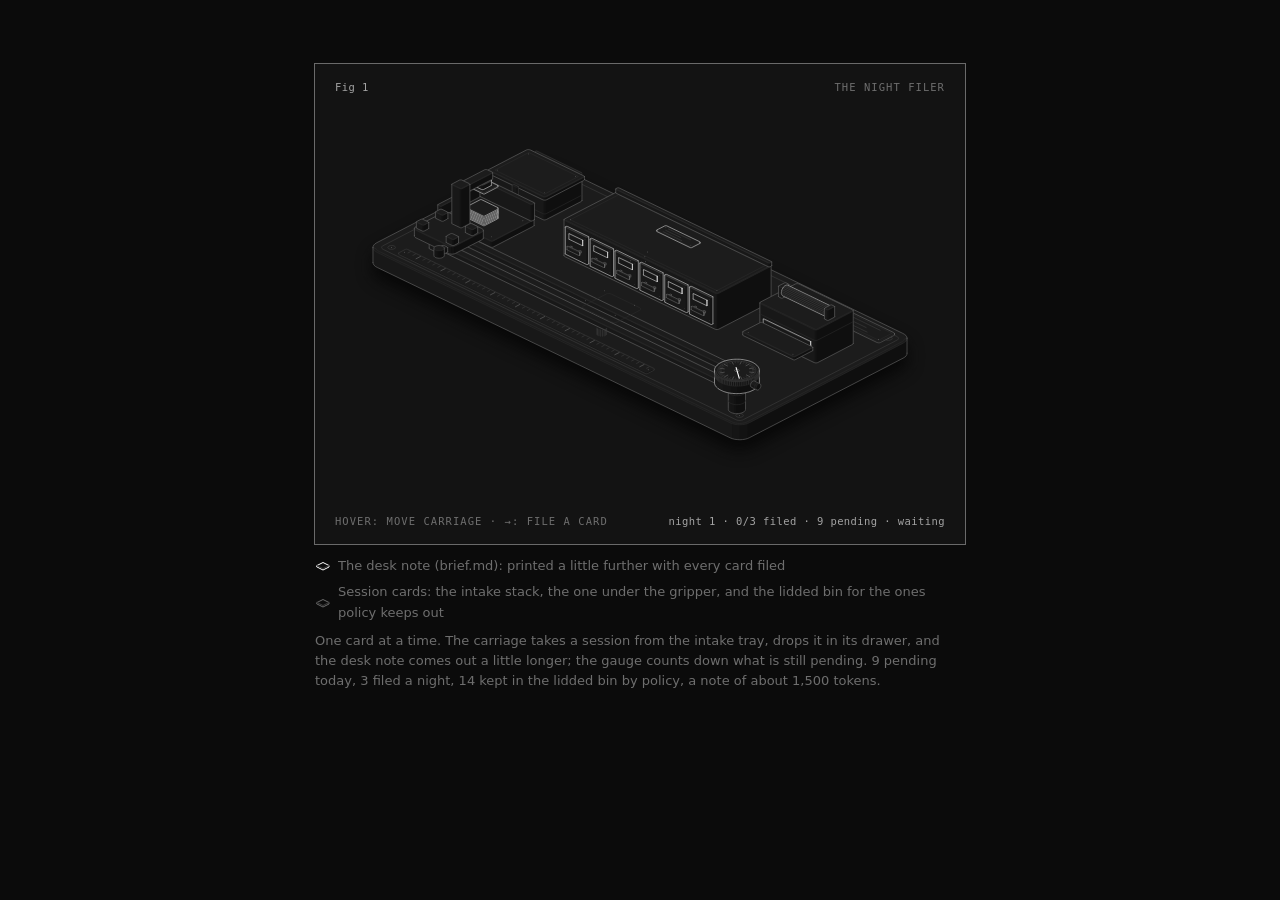
<file: fig-night-filer.html>
<!doctype html><html lang="en"><head><meta charset="utf-8"><meta name="viewport" content="width=device-width, initial-scale=1"><title>The night filer</title><style>
.iso{
  --anatomy-page:#0b0b0b;--anatomy-card:#131313;--anatomy-text:#a3a3a3;--anatomy-strong:#e6e6e6;--anatomy-muted:#6e6e6e;
  --anatomy-paper:#131313;--anatomy-face:#1b1b1b;--anatomy-top:#1c1c1c;
  --anatomy-shade-0:#0f0f0f;--anatomy-shade-1:#121212;--anatomy-shade-2:#151515;--anatomy-shade-3:#181818;
  --anatomy-lit-top:#262626;--anatomy-lit-shade:#1d1d1d;
  --anatomy-hi:#d4d4d4;--anatomy-mid:#6a6a6a;--anatomy-lo:#3e3e3e;--anatomy-faint:#2a2a2a;--anatomy-lit:#ffffff;
  --anatomy-halo:#050505;--anatomy-halo-opacity:.9;--anatomy-dot:#e6e6e6;
  --anatomy-red:#ff6b6b;--anatomy-green:#6be0a0;--anatomy-blue:#6b9bff;
  --anatomy-weight:.6px;--anatomy-ease:cubic-bezier(.32,.72,0,1);
  --anatomy-mono:ui-monospace,"SF Mono",Menlo,Consolas,monospace;
  --anatomy-lift:inset 0 1px 0 0 #ffffff0a,inset 0 0 0 1px #ffffff06,0 0 0 1px #00000026,0 1px 1px -.5px #00000014,0 3px 3px -1.5px #00000014,0 6px 6px -3px #00000014,0 12px 12px -6px #00000014;
}
.iso[data-theme="light"]{
  --anatomy-page:#f2f2ef;--anatomy-card:#fbfbfa;--anatomy-text:#57575a;--anatomy-strong:#18181a;--anatomy-muted:#8c8c90;
  --anatomy-paper:#fbfbfa;--anatomy-face:#ffffff;--anatomy-top:#ffffff;
  --anatomy-shade-0:#dcdcd9;--anatomy-shade-1:#e5e5e2;--anatomy-shade-2:#ededea;--anatomy-shade-3:#f4f4f1;
  --anatomy-lit-top:#ffffff;--anatomy-lit-shade:#eeeeeb;
  --anatomy-hi:#26262a;--anatomy-mid:#8a8a8f;--anatomy-lo:#b4b4b8;--anatomy-faint:#d4d4d6;--anatomy-lit:#000000;
  --anatomy-halo:#8a8a80;--anatomy-halo-opacity:.32;--anatomy-dot:#3a3a3e;
  --anatomy-red:#e5484d;--anatomy-green:#30a46c;--anatomy-blue:#3e63dd;
  --anatomy-lift:inset 0 1px 0 0 #ffffff,0 0 0 1px #0000000f,0 1px 1px -.5px #0000000a,0 3px 3px -1.5px #0000000a,0 6px 6px -3px #0000000a,0 12px 12px -6px #0000000a;
}
.iso-svg{display:block;width:100%;height:auto;overflow:visible}
.iso-svg path,.iso-svg circle{vector-effect:non-scaling-stroke}
.iso-fill{fill:var(--anatomy-paper);stroke:none}
.iso-solid[data-lit]>.iso-fill{fill:var(--anatomy-face)}
.iso-shade,.iso-top{stroke:none}
.iso-shade[data-shade="0"]{fill:var(--anatomy-shade-0)}
.iso-shade[data-shade="1"]{fill:var(--anatomy-shade-1)}
.iso-shade[data-shade="2"]{fill:var(--anatomy-shade-2)}
.iso-shade[data-shade="3"]{fill:var(--anatomy-shade-3)}
.iso-top{fill:var(--anatomy-top)}
.iso-solid[data-lit]>.iso-top{fill:var(--anatomy-lit-top)}
.iso-solid[data-lit]>.iso-shade{fill:var(--anatomy-lit-shade)}
.iso-solid[data-seamless]>.iso-shade,.iso-solid[data-seamless]>.iso-top{stroke-width:.4;stroke-linejoin:round}
.iso-solid[data-seamless]>.iso-shade[data-shade="0"]{stroke:var(--anatomy-shade-0)}
.iso-solid[data-seamless]>.iso-shade[data-shade="1"]{stroke:var(--anatomy-shade-1)}
.iso-solid[data-seamless]>.iso-shade[data-shade="2"]{stroke:var(--anatomy-shade-2)}
.iso-solid[data-seamless]>.iso-shade[data-shade="3"]{stroke:var(--anatomy-shade-3)}
.iso-solid[data-seamless]>.iso-top{stroke:var(--anatomy-top)}
.iso-solid[data-seamless][data-lit]>.iso-top{stroke:var(--anatomy-lit-top)}
.iso-solid[data-seamless][data-lit]>.iso-shade{stroke:var(--anatomy-lit-shade)}
.iso-solid[data-lit]>.iso-edge{stroke:var(--anatomy-lit)}
.iso-halo{fill:var(--anatomy-halo);stroke:none;filter:blur(9px);opacity:var(--anatomy-halo-opacity);transform:translateY(3px)}
.iso-line{fill:none;stroke:var(--anatomy-lo);stroke-width:var(--anatomy-weight);stroke-linecap:round;stroke-linejoin:round}
.iso-line[data-tone="hi"]{stroke:var(--anatomy-hi)}
.iso-line[data-tone="mid"]{stroke:var(--anatomy-mid)}
.iso-line[data-tone="lo"]{stroke:var(--anatomy-lo)}
.iso-line[data-tone="faint"]{stroke:var(--anatomy-faint)}
.iso-line[data-tone="lit"]{stroke:var(--anatomy-lit)}
.iso-line[data-tone="red"]{stroke:var(--anatomy-red)}
.iso-line[data-tone="green"]{stroke:var(--anatomy-green)}
.iso-line[data-tone="blue"]{stroke:var(--anatomy-blue)}
.iso-line[data-dotted]{stroke-dasharray:.01 3.5;stroke-width:1}
.iso-line[data-dashed]{stroke-dasharray:3 3}
.iso-line[data-flow]{stroke-dasharray:2 6}
.iso-wire-end{fill:var(--anatomy-paper);stroke:var(--anatomy-lo);stroke-width:var(--anatomy-weight)}
.iso-wire[data-tone="hi"] .iso-wire-end{stroke:var(--anatomy-hi)}
.iso-wire[data-tone="mid"] .iso-wire-end{stroke:var(--anatomy-mid)}
.iso-wire[data-tone="faint"] .iso-wire-end{stroke:var(--anatomy-faint)}
.iso-wire[data-tone="lit"] .iso-wire-end{stroke:var(--anatomy-lit)}
.iso-dots circle{fill:var(--anatomy-dot);stroke:none;opacity:.32}
.iso-dots[data-tone="hi"] circle{opacity:.85}
.iso-dots[data-tone="mid"] circle{opacity:.45}
.iso-dots[data-tone="lo"] circle{opacity:.22}
.iso-dots[data-tone="faint"] circle{opacity:.12}
.iso-face-text{fill:var(--anatomy-mid);font-family:var(--anatomy-mono);letter-spacing:.04em}
.iso-face-text[data-tone="hi"]{fill:var(--anatomy-hi)}
.iso-face-text[data-tone="lo"]{fill:var(--anatomy-lo)}
.iso-face-text[data-tone="faint"]{fill:var(--anatomy-faint)}
.tb-body{fill:var(--anatomy-shade-2);stroke:none}
.tb-shine{fill:var(--anatomy-top);stroke:none}
.tb-shade{fill:var(--anatomy-shade-0);stroke:none}
.tb-ring{fill:none;stroke:var(--anatomy-lo);stroke-width:.45;stroke-linecap:butt;stroke-linejoin:round}
.tb-ring[data-tone="mid"]{stroke:var(--anatomy-mid)}
.tb-ring[data-tone="faint"]{stroke:var(--anatomy-faint)}
.tb-ring[data-tone="hi"]{stroke:var(--anatomy-hi)}
@keyframes iso-flow{to{stroke-dashoffset:-32}}
@keyframes iso-pulse{0%,100%{opacity:.18}12%{opacity:1}40%{opacity:.18}}
.iso-line[data-flow]{animation:iso-flow 1600ms linear infinite}
.iso-dots circle[data-pulse]{animation:iso-pulse 1600ms steps(1,end) infinite;animation-delay:var(--pulse-at,0ms)}
.iso-figure{margin:32px 0 36px}
.iso-plate{position:relative;padding:52px 24px;border-radius:0;background:var(--anatomy-card);box-shadow:0 0 0 1px var(--anatomy-mid);--anatomy-paper:var(--anatomy-card)}
.iso-plate-corners{position:absolute;inset:18px 20px;pointer-events:none}
.iso-plate-corner{position:absolute;color:var(--anatomy-muted);font-family:var(--anatomy-mono);font-size:10.5px;line-height:1;letter-spacing:.04em;white-space:nowrap}
.iso-plate-corner[data-corner="fig"]{top:0;left:0;color:var(--anatomy-text)}
.iso-plate-corner[data-corner="title"]{top:0;right:0;text-transform:uppercase;letter-spacing:.1em}
.iso-plate-corner[data-corner="hint"]{bottom:0;left:0;text-transform:uppercase;letter-spacing:.1em}
.iso-plate-corner[data-corner="readout"]{right:0;bottom:0;color:var(--anatomy-text);font-variant-numeric:tabular-nums}
.iso-plate .iso-svg{margin:0 auto}
.iso-legend{display:grid;gap:8px;margin-top:12px;color:var(--anatomy-muted);font-size:13px;line-height:1.55}
.iso-keys{display:flex;flex-wrap:wrap;gap:6px 18px}
.iso-key{display:inline-flex;align-items:center;gap:7px}
.iso-swatch{width:16px;height:10px;flex:none;overflow:visible}
.iso-swatch path{fill:none;stroke:var(--anatomy-hi);stroke-width:1;vector-effect:non-scaling-stroke;stroke-linejoin:round;stroke-linecap:round}
.iso-swatch[data-mark="raised"] path,.iso-swatch[data-mark="flat"] path{stroke:var(--anatomy-mid)}
.iso-swatch[data-mark="lit"] path{stroke:var(--anatomy-lit)}
.iso-swatch[data-mark="dim"] path{stroke:var(--anatomy-lo)}
.iso-swatch[data-mark="dotted"] path{stroke-dasharray:.01 3;stroke-width:1.4}
.iso-swatch[data-mark="dashed"] path{stroke-dasharray:3 2.5}
.iso-swatch[data-mark="red"] path{stroke:var(--anatomy-red)}
.iso-swatch[data-mark="green"] path{stroke:var(--anatomy-green)}
.iso-swatch[data-mark="blue"] path{stroke:var(--anatomy-blue)}
.iso-swatch-crease{stroke:var(--anatomy-lo)!important}
@media (max-width:560px){.iso-plate{padding:48px 12px 70px}.iso-plate-corner[data-corner="hint"]{bottom:18px}}
@media (prefers-reduced-motion:reduce){.iso-line[data-flow],.iso-dots circle[data-pulse]{animation:none}}

*{box-sizing:border-box}
html{color-scheme:dark}
body[data-theme="light"]{color-scheme:light}
body{margin:0;background:var(--anatomy-page);color:var(--anatomy-text);font:14px/1.6 ui-sans-serif,system-ui,-apple-system,"Segoe UI",sans-serif;-webkit-font-smoothing:antialiased}
.iso-page{width:min(650px,100% - 32px);margin:64px auto 96px}
</style></head><body class="iso" data-theme="dark"><main class="iso-page"><figure class="iso-figure"><div class="iso-plate"><div class="iso-plate-corners" aria-hidden="true"><span class="iso-plate-corner" data-corner="fig">Fig 1</span><span class="iso-plate-corner" data-corner="title">The night filer</span><span class="iso-plate-corner" data-corner="hint">Hover: move carriage · →: file a card</span><span class="iso-plate-corner" data-corner="readout" data-readout>night 1 · 0/3 filed · 9 pending · waiting</span></div><div class="iso-stage" tabindex="0" role="slider" aria-label="The night filer: a bench machine with a carriage on two rails that carries one session card at a time from an intake tray on the left into one of six catalogue drawers at the back. Each card filed prints the desk-note slip a little further out of a printer on the right and turns the pending gauge down by one. A lidded bin behind the tray holds the cards the policy keeps out. Arrow keys file the next card; Home resets the night." aria-valuemin="0" aria-valuemax="9" aria-valuenow="0"><svg xmlns="http://www.w3.org/2000/svg" class="iso-svg" viewBox="0 0 640 400" role="img" aria-label="The night filer: a bench machine with a carriage on two rails that carries one session card at a time from an intake tray on the left into one of six catalogue drawers at the back. Each card filed prints the desk-note slip a little further out of a printer on the right and turns the pending gauge down by one. A lidded bin behind the tray holds the cards the policy keeps out. Arrow keys file the next card; Home resets the night."><path class="iso-halo" d="M36.1 147.9L36.3 146.4L37.1 145L38.4 143.7L40.2 142.6L203.5 58.1L205.7 57.1L208.2 56.4L210.9 56L213.8 55.8L216.7 56L219.4 56.3L222 57L224.3 57.9L599.4 239L601.3 240.1L602.7 241.4L603.6 242.8L603.9 244.2L603.9 260.1L603.7 261.5L602.9 262.9L601.6 264.2L599.8 265.3L436.5 349.9L434.3 350.8L431.8 351.5L429.1 352L426.2 352.1L423.3 352L420.6 351.6L418 351L415.7 350.1L40.6 168.9L38.7 167.8L37.3 166.6L36.4 165.2L36.1 163.8Z"/><g class="it" data-name="flange.0"><g class="iso-solid"><path class="iso-fill" d="M201.9 95L201.9 94.3L202.1 93.5L202.4 92.8L203 92.1L203.6 91.4L204.5 90.8L205.4 90.2L206.5 89.7L207.8 89.3L209.1 88.9L210.4 88.6L211.9 88.4L213.4 88.3L214.8 88.3L216.3 88.3L217.8 88.5L219.2 88.7L220.6 89L221.9 89.4L223.1 89.8L224.1 90.4L225.1 90.9L225.9 91.6L226.6 92.2L227.1 92.9L227.4 93.7L227.5 94.4L227.5 97L227.5 97.7L227.3 98.4L227 99.2L226.4 99.9L225.8 100.5L224.9 101.2L223.9 101.7L222.8 102.2L221.6 102.7L220.3 103L219 103.3L217.5 103.5L216 103.7L214.5 103.7L213.1 103.6L211.6 103.5L210.2 103.3L208.8 103L207.5 102.6L206.3 102.1L205.2 101.6L204.3 101L203.5 100.4L202.8 99.7L202.3 99L202 98.3L201.9 97.6Z"/><path class="iso-shade" data-shade="0" d="M227.5 97.1L227.3 98.4L226.7 99.6L225.5 100.7L223.9 101.7L222 102.5L219.8 103.2L217.4 103.5L214.9 103.7L214.9 101.1L217.4 101L219.8 100.6L222 100L223.9 99.2L225.5 98.2L226.7 97.1L227.3 95.9L227.5 94.6Z"/><path class="iso-shade" data-shade="1" d="M214.9 103.7L212.4 103.6L210 103.2L210 100.7L212.4 101L214.9 101.1Z"/><path class="iso-shade" data-shade="2" d="M210 103.2L207.7 102.7L205.8 101.9L205.8 99.3L207.7 100.1L210 100.7Z"/><path class="iso-shade" data-shade="3" d="M205.8 101.9L204.1 100.9L202.9 99.8L202.1 98.6L202.1 96.1L202.9 97.3L204.1 98.4L205.8 99.3Z"/><path class="iso-top" d="M202.1 98.6L201.8 97.4L201.8 94.8L202.1 96.1ZM223.9 99.2L222 100L219.8 100.6L217.4 101L214.9 101.1L212.4 101L210 100.7L207.7 100.1L205.8 99.3L204.1 98.4L202.9 97.3L202.1 96.1L201.8 94.8L202 93.6L202.7 92.4L203.9 91.2L205.4 90.2L207.4 89.4L209.6 88.8L212 88.4L214.5 88.3L217 88.4L219.4 88.7L221.6 89.3L223.6 90.1L225.3 91.1L226.5 92.2L227.3 93.4L227.5 94.6L227.3 95.9L226.7 97.1L225.5 98.2L223.9 99.2L214.7 94.7L214.7 94.7L214.7 94.7L214.7 94.7L214.7 94.7L214.7 94.7L214.7 94.7L214.7 94.7L214.7 94.7L214.7 94.7L214.7 94.7L214.7 94.7L214.7 94.7L214.7 94.7L214.7 94.7L214.7 94.7L214.7 94.7L214.7 94.7L214.7 94.7L214.7 94.7L214.7 94.7L214.7 94.7L214.7 94.7L214.7 94.7L214.7 94.7L214.7 94.7L214.7 94.7L214.7 94.7L214.7 94.7L214.7 94.7L214.7 94.7L214.7 94.7L214.7 94.7Z"/><path class="iso-line iso-crease" data-tone="faint" d="M227.6 94.7L227.5 95.5L227.2 96.2L226.8 96.9L226.2 97.6L225.4 98.2L224.5 98.8L223.5 99.4L222.4 99.9L221.1 100.3L219.8 100.6L218.4 100.9L216.9 101L215.4 101.1L213.9 101.1L212.5 101L211 100.9L209.6 100.6L208.3 100.3L207 99.9L205.9 99.4L204.8 98.8L204 98.2L203.2 97.6L202.6 96.9L202.2 96.2L201.9 95.5L201.8 94.7"/><path class="iso-line iso-edge" data-tone="lo" d="M201.9 95L201.9 94.3L202.1 93.5L202.4 92.8L203 92.1L203.6 91.4L204.5 90.8L205.4 90.2L206.5 89.7L207.8 89.3L209.1 88.9L210.4 88.6L211.9 88.4L213.4 88.3L214.8 88.3L216.3 88.3L217.8 88.5L219.2 88.7L220.6 89L221.9 89.4L223.1 89.8L224.1 90.4L225.1 90.9L225.9 91.6L226.6 92.2L227.1 92.9L227.4 93.7L227.5 94.4L227.5 97L227.5 97.7L227.3 98.4L227 99.2L226.4 99.9L225.8 100.5L224.9 101.2L223.9 101.7L222.8 102.2L221.6 102.7L220.3 103L219 103.3L217.5 103.5L216 103.7L214.5 103.7L213.1 103.6L211.6 103.5L210.2 103.3L208.8 103L207.5 102.6L206.3 102.1L205.2 101.6L204.3 101L203.5 100.4L202.8 99.7L202.3 99L202 98.3L201.9 97.6Z"/></g></g><g class="it" data-name="foot.0"><g class="iso-solid"><path class="iso-fill" d="M204.8 89.2L204.9 88.5L205.3 87.8L205.8 87.1L206.6 86.4L207.6 85.9L208.7 85.4L209.9 85L211.3 84.7L212.7 84.5L214.2 84.4L215.6 84.4L217.1 84.5L218.5 84.7L219.8 85.1L221 85.5L222.1 86L223 86.6L223.7 87.2L224.2 87.9L224.5 88.7L224.6 89.4L224.6 94.8L224.5 95.6L224.1 96.3L223.5 97L222.8 97.6L221.8 98.2L220.7 98.7L219.5 99.1L218.1 99.4L216.7 99.6L215.2 99.7L213.8 99.7L212.3 99.5L210.9 99.3L209.6 99L208.4 98.5L207.3 98L206.4 97.4L205.7 96.8L205.2 96.1L204.9 95.4L204.8 94.6Z"/><path class="iso-shade" data-shade="0" d="M224.6 94.6L224.5 95.6L223.9 96.5L223 97.4L221.8 98.2L220.3 98.8L218.6 99.3L216.8 99.6L214.9 99.7L214.9 94.3L216.8 94.2L218.6 93.9L220.3 93.4L221.8 92.8L223 92L223.9 91.1L224.5 90.2L224.6 89.2Z"/><path class="iso-shade" data-shade="1" d="M214.9 99.7L212.9 99.6L211.1 99.3L211.1 93.9L212.9 94.2L214.9 94.3Z"/><path class="iso-shade" data-shade="2" d="M211.1 99.3L209.3 98.9L207.8 98.3L207.8 92.9L209.3 93.5L211.1 93.9Z"/><path class="iso-shade" data-shade="3" d="M207.8 98.3L206.5 97.5L205.6 96.7L205 95.8L205 90.4L205.6 91.3L206.5 92.1L207.8 92.9Z"/><path class="iso-top" d="M205 95.8L204.8 94.8L204.8 89.4L205 90.4ZM221.8 92.8L220.3 93.4L218.6 93.9L216.8 94.2L214.9 94.3L212.9 94.2L211.1 93.9L209.3 93.5L207.8 92.9L206.5 92.1L205.6 91.3L205 90.4L204.8 89.4L204.9 88.4L205.5 87.5L206.4 86.6L207.6 85.9L209 85.2L210.7 84.8L212.6 84.5L214.5 84.3L216.5 84.4L218.3 84.7L220.1 85.1L221.6 85.7L222.8 86.5L223.8 87.3L224.4 88.3L224.6 89.2L224.5 90.2L223.9 91.1L223 92L221.8 92.8L214.7 89.3L214.7 89.3L214.7 89.3L214.7 89.3L214.7 89.3L214.7 89.3L214.7 89.3L214.7 89.3L214.7 89.3L214.7 89.3L214.7 89.3L214.7 89.3L214.7 89.3L214.7 89.3L214.7 89.3L214.7 89.3L214.7 89.3L214.7 89.3L214.7 89.3L214.7 89.3L214.7 89.3L214.7 89.3L214.7 89.3L214.7 89.3L214.7 89.3L214.7 89.3L214.7 89.3L214.7 89.3L214.7 89.3L214.7 89.3L214.7 89.3L214.7 89.3L214.7 89.3Z"/><path class="iso-line iso-crease" data-tone="faint" d="M224.6 89.3L224.5 90L224.2 90.8L223.6 91.5L222.9 92.1L222 92.7L220.9 93.2L219.7 93.6L218.3 93.9L216.9 94.1L215.4 94.3L214 94.3L212.5 94.1L211.1 93.9L209.7 93.6L208.5 93.2L207.4 92.7L206.5 92.1L205.8 91.5L205.2 90.8L204.9 90L204.8 89.3"/><path class="iso-line iso-edge" data-tone="mid" d="M204.8 89.2L204.9 88.5L205.3 87.8L205.8 87.1L206.6 86.4L207.6 85.9L208.7 85.4L209.9 85L211.3 84.7L212.7 84.5L214.2 84.4L215.6 84.4L217.1 84.5L218.5 84.7L219.8 85.1L221 85.5L222.1 86L223 86.6L223.7 87.2L224.2 87.9L224.5 88.7L224.6 89.4L224.6 94.8L224.5 95.6L224.1 96.3L223.5 97L222.8 97.6L221.8 98.2L220.7 98.7L219.5 99.1L218.1 99.4L216.7 99.6L215.2 99.7L213.8 99.7L212.3 99.5L210.9 99.3L209.6 99L208.4 98.5L207.3 98L206.4 97.4L205.7 96.8L205.2 96.1L204.9 95.4L204.8 94.6Z"/></g></g><g class="it" data-name="flange.2"><g class="iso-solid"><path class="iso-fill" d="M74.3 161.1L74.3 160.3L74.5 159.6L74.9 158.8L75.4 158.2L76.1 157.5L76.9 156.9L77.9 156.3L79 155.8L80.2 155.4L81.5 155L82.9 154.7L84.3 154.5L85.8 154.4L87.3 154.3L88.8 154.4L90.2 154.5L91.7 154.8L93 155.1L94.3 155.4L95.5 155.9L96.6 156.4L97.5 157L98.3 157.6L99 158.3L99.5 159L99.8 159.7L100 160.5L100 163L100 163.8L99.8 164.5L99.4 165.2L98.9 165.9L98.2 166.6L97.3 167.2L96.4 167.8L95.3 168.3L94.1 168.7L92.8 169.1L91.4 169.4L89.9 169.6L88.5 169.7L87 169.7L85.5 169.7L84 169.5L82.6 169.3L81.2 169L79.9 168.6L78.8 168.2L77.7 167.7L76.7 167.1L75.9 166.5L75.3 165.8L74.8 165.1L74.4 164.4L74.3 163.6Z"/><path class="iso-shade" data-shade="0" d="M100 163.2L99.8 164.5L99.1 165.7L97.9 166.8L96.4 167.8L94.5 168.6L92.3 169.2L89.9 169.6L87.4 169.7L87.4 167.2L89.9 167L92.3 166.7L94.5 166L96.4 165.2L97.9 164.2L99.1 163.1L99.8 161.9L100 160.7Z"/><path class="iso-shade" data-shade="1" d="M87.4 169.7L84.8 169.6L82.4 169.3L82.4 166.7L84.8 167.1L87.4 167.2Z"/><path class="iso-shade" data-shade="2" d="M82.4 169.3L80.2 168.7L78.2 167.9L78.2 165.4L80.2 166.2L82.4 166.7Z"/><path class="iso-shade" data-shade="3" d="M78.2 167.9L76.6 167L75.3 165.9L74.6 164.7L74.6 162.1L75.3 163.3L76.6 164.4L78.2 165.4Z"/><path class="iso-top" d="M74.6 164.7L74.3 163.4L74.3 160.9L74.6 162.1ZM96.4 165.2L94.5 166L92.3 166.7L89.9 167L87.4 167.2L84.8 167.1L82.4 166.7L80.2 166.2L78.2 165.4L76.6 164.4L75.3 163.3L74.6 162.1L74.3 160.9L74.5 159.6L75.2 158.4L76.3 157.3L77.9 156.3L79.8 155.5L82 154.9L84.4 154.5L86.9 154.3L89.4 154.4L91.8 154.8L94.1 155.4L96.1 156.1L97.7 157.1L98.9 158.2L99.7 159.4L100 160.7L99.8 161.9L99.1 163.1L97.9 164.2L96.4 165.2L87.1 160.8L87.1 160.8L87.1 160.8L87.1 160.8L87.1 160.8L87.1 160.8L87.1 160.8L87.1 160.8L87.1 160.8L87.1 160.8L87.1 160.8L87.1 160.8L87.1 160.8L87.1 160.8L87.1 160.8L87.1 160.8L87.1 160.8L87.1 160.8L87.1 160.8L87.1 160.8L87.1 160.8L87.1 160.8L87.1 160.8L87.1 160.8L87.1 160.8L87.1 160.8L87.1 160.8L87.1 160.8L87.1 160.8L87.1 160.8L87.1 160.8L87.1 160.8L87.1 160.8Z"/><path class="iso-line iso-crease" data-tone="faint" d="M100 160.8L99.9 161.5L99.6 162.2L99.2 163L98.6 163.6L97.9 164.3L97 164.9L95.9 165.4L94.8 165.9L93.6 166.3L92.2 166.7L90.8 166.9L89.4 167.1L87.9 167.2L86.4 167.2L84.9 167.1L83.4 166.9L82 166.7L80.7 166.3L79.5 165.9L78.3 165.4L77.3 164.9L76.4 164.3L75.6 163.6L75 163L74.6 162.2L74.4 161.5L74.3 160.8"/><path class="iso-line iso-edge" data-tone="lo" d="M74.3 161.1L74.3 160.3L74.5 159.6L74.9 158.8L75.4 158.2L76.1 157.5L76.9 156.9L77.9 156.3L79 155.8L80.2 155.4L81.5 155L82.9 154.7L84.3 154.5L85.8 154.4L87.3 154.3L88.8 154.4L90.2 154.5L91.7 154.8L93 155.1L94.3 155.4L95.5 155.9L96.6 156.4L97.5 157L98.3 157.6L99 158.3L99.5 159L99.8 159.7L100 160.5L100 163L100 163.8L99.8 164.5L99.4 165.2L98.9 165.9L98.2 166.6L97.3 167.2L96.4 167.8L95.3 168.3L94.1 168.7L92.8 169.1L91.4 169.4L89.9 169.6L88.5 169.7L87 169.7L85.5 169.7L84 169.5L82.6 169.3L81.2 169L79.9 168.6L78.8 168.2L77.7 167.7L76.7 167.1L75.9 166.5L75.3 165.8L74.8 165.1L74.4 164.4L74.3 163.6Z"/></g></g><g class="it" data-name="foot.2"><g class="iso-solid"><path class="iso-fill" d="M77.2 155.3L77.4 154.5L77.7 153.8L78.3 153.1L79 152.5L80 151.9L81.1 151.4L82.3 151L83.7 150.7L85.1 150.5L86.6 150.4L88.1 150.4L89.5 150.5L90.9 150.8L92.3 151.1L93.5 151.5L94.5 152.1L95.4 152.6L96.1 153.3L96.7 154L97 154.7L97 155.5L97 160.9L96.9 161.6L96.5 162.3L96 163L95.2 163.6L94.3 164.2L93.2 164.7L91.9 165.1L90.6 165.4L89.1 165.6L87.7 165.7L86.2 165.7L84.7 165.6L83.3 165.3L82 165L80.8 164.6L79.7 164.1L78.8 163.5L78.1 162.8L77.6 162.1L77.3 161.4L77.2 160.7Z"/><path class="iso-shade" data-shade="0" d="M97 160.7L96.9 161.6L96.4 162.6L95.5 163.4L94.3 164.2L92.8 164.8L91.1 165.3L89.2 165.6L87.3 165.7L87.3 160.3L89.2 160.2L91.1 159.9L92.8 159.4L94.3 158.8L95.5 158L96.4 157.2L96.9 156.2L97 155.3Z"/><path class="iso-shade" data-shade="1" d="M87.3 165.7L85.4 165.6L83.5 165.4L83.5 160L85.4 160.2L87.3 160.3Z"/><path class="iso-shade" data-shade="2" d="M83.5 165.4L81.8 164.9L80.2 164.3L80.2 158.9L81.8 159.5L83.5 160Z"/><path class="iso-shade" data-shade="3" d="M80.2 164.3L79 163.6L78 162.7L77.4 161.8L77.4 156.4L78 157.3L79 158.2L80.2 158.9Z"/><path class="iso-top" d="M77.4 161.8L77.2 160.9L77.2 155.4L77.4 156.4ZM94.3 158.8L92.8 159.4L91.1 159.9L89.2 160.2L87.3 160.3L85.4 160.2L83.5 160L81.8 159.5L80.2 158.9L79 158.2L78 157.3L77.4 156.4L77.2 155.4L77.4 154.5L77.9 153.5L78.8 152.7L80 151.9L81.5 151.3L83.2 150.8L85 150.5L87 150.4L88.9 150.5L90.8 150.7L92.5 151.2L94 151.8L95.3 152.5L96.2 153.4L96.8 154.3L97 155.3L96.9 156.2L96.4 157.2L95.5 158L94.3 158.8L87.1 155.4L87.1 155.4L87.1 155.4L87.1 155.4L87.1 155.4L87.1 155.4L87.1 155.4L87.1 155.4L87.1 155.4L87.1 155.4L87.1 155.4L87.1 155.4L87.1 155.4L87.1 155.4L87.1 155.4L87.1 155.4L87.1 155.4L87.1 155.4L87.1 155.4L87.1 155.4L87.1 155.4L87.1 155.4L87.1 155.4L87.1 155.4L87.1 155.4L87.1 155.4L87.1 155.4L87.1 155.4L87.1 155.4L87.1 155.4L87.1 155.4L87.1 155.4L87.1 155.4Z"/><path class="iso-line iso-crease" data-tone="faint" d="M97 155.4L96.9 156.1L96.6 156.8L96.1 157.5L95.3 158.2L94.4 158.7L93.3 159.2L92.1 159.7L90.8 160L89.3 160.2L87.9 160.3L86.4 160.3L84.9 160.2L83.5 160L82.2 159.7L80.9 159.2L79.9 158.7L78.9 158.2L78.2 157.5L77.7 156.8L77.3 156.1L77.2 155.4"/><path class="iso-line iso-edge" data-tone="mid" d="M77.2 155.3L77.4 154.5L77.7 153.8L78.3 153.1L79 152.5L80 151.9L81.1 151.4L82.3 151L83.7 150.7L85.1 150.5L86.6 150.4L88.1 150.4L89.5 150.5L90.9 150.8L92.3 151.1L93.5 151.5L94.5 152.1L95.4 152.6L96.1 153.3L96.7 154L97 154.7L97 155.5L97 160.9L96.9 161.6L96.5 162.3L96 163L95.2 163.6L94.3 164.2L93.2 164.7L91.9 165.1L90.6 165.4L89.1 165.6L87.7 165.7L86.2 165.7L84.7 165.6L83.3 165.3L82 165L80.8 164.6L79.7 164.1L78.8 163.5L78.1 162.8L77.6 162.1L77.3 161.4L77.2 160.7Z"/></g></g><g class="it" data-name="flange.1"><g class="iso-solid"><path class="iso-fill" d="M540 258.3L540 257.6L540.2 256.8L540.6 256.1L541.1 255.4L541.8 254.7L542.7 254.1L543.6 253.5L544.7 253L545.9 252.6L547.2 252.2L548.6 251.9L550.1 251.7L551.5 251.6L553 251.6L554.5 251.6L556 251.8L557.4 252L558.8 252.3L560.1 252.7L561.2 253.1L562.3 253.6L563.3 254.2L564.1 254.9L564.7 255.5L565.2 256.2L565.6 257L565.7 257.7L565.7 260.2L565.7 261L565.5 261.7L565.1 262.5L564.6 263.2L563.9 263.8L563.1 264.4L562.1 265L561 265.5L559.8 266L558.5 266.3L557.1 266.6L555.7 266.8L554.2 266.9L552.7 267L551.2 266.9L549.8 266.8L548.3 266.6L547 266.3L545.7 265.9L544.5 265.4L543.4 264.9L542.5 264.3L541.7 263.7L541 263L540.5 262.3L540.2 261.6L540 260.8Z"/><path class="iso-shade" data-shade="0" d="M565.7 260.4L565.5 261.7L564.8 262.9L563.7 264L562.1 265L560.2 265.8L558 266.4L555.6 266.8L553.1 267L553.1 264.4L555.6 264.3L558 263.9L560.2 263.3L562.1 262.5L563.7 261.5L564.8 260.4L565.5 259.1L565.7 257.9Z"/><path class="iso-shade" data-shade="1" d="M553.1 267L550.6 266.9L548.2 266.5L548.2 264L550.6 264.3L553.1 264.4Z"/><path class="iso-shade" data-shade="2" d="M548.2 266.5L545.9 266L543.9 265.2L543.9 262.6L545.9 263.4L548.2 264Z"/><path class="iso-shade" data-shade="3" d="M543.9 265.2L542.3 264.2L541.1 263.1L540.3 261.9L540.3 259.4L541.1 260.6L542.3 261.7L543.9 262.6Z"/><path class="iso-top" d="M540.3 261.9L540 260.7L540 258.1L540.3 259.4ZM562.1 262.5L560.2 263.3L558 263.9L555.6 264.3L553.1 264.4L550.6 264.3L548.2 264L545.9 263.4L543.9 262.6L542.3 261.7L541.1 260.6L540.3 259.4L540 258.1L540.2 256.9L540.9 255.6L542.1 254.5L543.6 253.5L545.5 252.7L547.7 252.1L550.1 251.7L552.6 251.6L555.2 251.7L557.6 252L559.8 252.6L561.8 253.4L563.4 254.3L564.7 255.4L565.4 256.6L565.7 257.9L565.5 259.1L564.8 260.4L563.7 261.5L562.1 262.5L552.9 258L552.9 258L552.9 258L552.9 258L552.9 258L552.9 258L552.9 258L552.9 258L552.9 258L552.9 258L552.9 258L552.9 258L552.9 258L552.9 258L552.9 258L552.9 258L552.9 258L552.9 258L552.9 258L552.9 258L552.9 258L552.9 258L552.9 258L552.9 258L552.9 258L552.9 258L552.9 258L552.9 258L552.9 258L552.9 258L552.9 258L552.9 258L552.9 258Z"/><path class="iso-line iso-crease" data-tone="faint" d="M565.7 258L565.6 258.7L565.4 259.5L565 260.2L564.4 260.9L563.6 261.5L562.7 262.1L561.7 262.7L560.5 263.2L559.3 263.6L558 263.9L556.6 264.2L555.1 264.3L553.6 264.4L552.1 264.4L550.6 264.3L549.2 264.2L547.8 263.9L546.4 263.6L545.2 263.2L544.1 262.7L543 262.1L542.1 261.5L541.4 260.9L540.8 260.2L540.4 259.5L540.1 258.7L540 258"/><path class="iso-line iso-edge" data-tone="lo" d="M540 258.3L540 257.6L540.2 256.8L540.6 256.1L541.1 255.4L541.8 254.7L542.7 254.1L543.6 253.5L544.7 253L545.9 252.6L547.2 252.2L548.6 251.9L550.1 251.7L551.5 251.6L553 251.6L554.5 251.6L556 251.8L557.4 252L558.8 252.3L560.1 252.7L561.2 253.1L562.3 253.6L563.3 254.2L564.1 254.9L564.7 255.5L565.2 256.2L565.6 257L565.7 257.7L565.7 260.2L565.7 261L565.5 261.7L565.1 262.5L564.6 263.2L563.9 263.8L563.1 264.4L562.1 265L561 265.5L559.8 266L558.5 266.3L557.1 266.6L555.7 266.8L554.2 266.9L552.7 267L551.2 266.9L549.8 266.8L548.3 266.6L547 266.3L545.7 265.9L544.5 265.4L543.4 264.9L542.5 264.3L541.7 263.7L541 263L540.5 262.3L540.2 261.6L540 260.8Z"/></g></g><g class="it" data-name="foot.1"><g class="iso-solid"><path class="iso-fill" d="M543 252.5L543.1 251.8L543.5 251L544 250.4L544.8 249.7L545.7 249.2L546.8 248.7L548.1 248.3L549.4 247.9L550.9 247.7L552.3 247.6L553.8 247.7L555.3 247.8L556.7 248L558 248.4L559.2 248.8L560.3 249.3L561.2 249.9L561.9 250.5L562.4 251.2L562.7 252L562.8 252.7L562.8 258.1L562.6 258.8L562.3 259.6L561.7 260.2L561 260.9L560 261.4L558.9 261.9L557.7 262.3L556.3 262.7L554.9 262.9L553.4 263L551.9 262.9L550.5 262.8L549.1 262.6L547.7 262.2L546.5 261.8L545.5 261.3L544.6 260.7L543.9 260.1L543.3 259.4L543 258.6L543 257.9Z"/><path class="iso-shade" data-shade="0" d="M562.8 257.9L562.6 258.9L562.1 259.8L561.2 260.7L560 261.4L558.5 262.1L556.8 262.5L555 262.8L553 263L553 257.6L555 257.4L556.8 257.1L558.5 256.7L560 256L561.2 255.3L562.1 254.4L562.6 253.5L562.8 252.5Z"/><path class="iso-shade" data-shade="1" d="M553 263L551.1 262.9L549.2 262.6L549.2 257.2L551.1 257.5L553 257.6Z"/><path class="iso-shade" data-shade="2" d="M549.2 262.6L547.5 262.2L546 261.6L546 256.2L547.5 256.8L549.2 257.2Z"/><path class="iso-shade" data-shade="3" d="M546 261.6L544.7 260.8L543.8 260L543.2 259.1L543.2 253.6L543.8 254.6L544.7 255.4L546 256.2Z"/><path class="iso-top" d="M543.2 259.1L543 258.1L543 252.7L543.2 253.6ZM560 256L558.5 256.7L556.8 257.1L555 257.4L553 257.6L551.1 257.5L549.2 257.2L547.5 256.8L546 256.2L544.7 255.4L543.8 254.6L543.2 253.6L543 252.7L543.1 251.7L543.6 250.8L544.5 249.9L545.7 249.2L547.2 248.5L548.9 248L550.8 247.7L552.7 247.6L554.6 247.7L556.5 248L558.2 248.4L559.8 249L561 249.8L562 250.6L562.6 251.5L562.8 252.5L562.6 253.5L562.1 254.4L561.2 255.3L560 256L552.9 252.6L552.9 252.6L552.9 252.6L552.9 252.6L552.9 252.6L552.9 252.6L552.9 252.6L552.9 252.6L552.9 252.6L552.9 252.6L552.9 252.6L552.9 252.6L552.9 252.6L552.9 252.6L552.9 252.6L552.9 252.6L552.9 252.6L552.9 252.6L552.9 252.6L552.9 252.6L552.9 252.6L552.9 252.6L552.9 252.6L552.9 252.6L552.9 252.6L552.9 252.6L552.9 252.6L552.9 252.6L552.9 252.6L552.9 252.6L552.9 252.6L552.9 252.6L552.9 252.6Z"/><path class="iso-line iso-crease" data-tone="faint" d="M562.8 252.6L562.7 253.3L562.3 254.1L561.8 254.7L561.1 255.4L560.1 256L559.1 256.5L557.8 256.9L556.5 257.2L555.1 257.4L553.6 257.5L552.1 257.5L550.7 257.4L549.2 257.2L547.9 256.9L546.7 256.5L545.6 256L544.7 255.4L543.9 254.7L543.4 254.1L543.1 253.3L543 252.6"/><path class="iso-line iso-edge" data-tone="mid" d="M543 252.5L543.1 251.8L543.5 251L544 250.4L544.8 249.7L545.7 249.2L546.8 248.7L548.1 248.3L549.4 247.9L550.9 247.7L552.3 247.6L553.8 247.7L555.3 247.8L556.7 248L558 248.4L559.2 248.8L560.3 249.3L561.2 249.9L561.9 250.5L562.4 251.2L562.7 252L562.8 252.7L562.8 258.1L562.6 258.8L562.3 259.6L561.7 260.2L561 260.9L560 261.4L558.9 261.9L557.7 262.3L556.3 262.7L554.9 262.9L553.4 263L551.9 262.9L550.5 262.8L549.1 262.6L547.7 262.2L546.5 261.8L545.5 261.3L544.6 260.7L543.9 260.1L543.3 259.4L543 258.6L543 257.9Z"/></g></g><g class="it" data-name="flange.3"><g class="iso-solid"><path class="iso-fill" d="M412.5 324.4L412.5 323.6L412.7 322.9L413 322.1L413.6 321.4L414.2 320.8L415.1 320.2L416.1 319.6L417.2 319.1L418.4 318.6L419.7 318.3L421 318L422.5 317.8L424 317.7L425.5 317.6L426.9 317.7L428.4 317.8L429.8 318L431.2 318.3L432.5 318.7L433.7 319.2L434.8 319.7L435.7 320.3L436.5 320.9L437.2 321.6L437.7 322.3L438 323L438.1 323.8L438.1 326.3L438.1 327L437.9 327.8L437.6 328.5L437 329.2L436.4 329.9L435.5 330.5L434.6 331.1L433.5 331.6L432.2 332L430.9 332.4L429.6 332.7L428.1 332.9L426.6 333L425.2 333L423.7 333L422.2 332.8L420.8 332.6L419.4 332.3L418.1 331.9L416.9 331.5L415.9 331L414.9 330.4L414.1 329.7L413.4 329.1L412.9 328.4L412.6 327.6L412.5 326.9Z"/><path class="iso-shade" data-shade="0" d="M438.2 326.5L438 327.7L437.3 329L436.1 330.1L434.6 331.1L432.6 331.9L430.4 332.5L428 332.9L425.5 333L425.5 330.5L428 330.3L430.4 329.9L432.6 329.3L434.6 328.5L436.1 327.5L437.3 326.4L438 325.2L438.2 323.9Z"/><path class="iso-shade" data-shade="1" d="M425.5 333L423 332.9L420.6 332.6L420.6 330L423 330.4L425.5 330.5Z"/><path class="iso-shade" data-shade="2" d="M420.6 332.6L418.4 332L416.4 331.2L416.4 328.7L418.4 329.5L420.6 330Z"/><path class="iso-shade" data-shade="3" d="M416.4 331.2L414.7 330.3L413.5 329.2L412.7 328L412.7 325.4L413.5 326.6L414.7 327.7L416.4 328.7Z"/><path class="iso-top" d="M412.7 328L412.5 326.7L412.5 324.2L412.7 325.4ZM434.6 328.5L432.6 329.3L430.4 329.9L428 330.3L425.5 330.5L423 330.4L420.6 330L418.4 329.5L416.4 328.7L414.7 327.7L413.5 326.6L412.7 325.4L412.5 324.2L412.7 322.9L413.3 321.7L414.5 320.6L416.1 319.6L418 318.8L420.2 318.2L422.6 317.8L425.1 317.6L427.6 317.7L430 318.1L432.3 318.6L434.2 319.4L435.9 320.4L437.1 321.5L437.9 322.7L438.2 323.9L438 325.2L437.3 326.4L436.1 327.5L434.6 328.5L425.3 324.1L425.3 324.1L425.3 324.1L425.3 324.1L425.3 324.1L425.3 324.1L425.3 324.1L425.3 324.1L425.3 324.1L425.3 324.1L425.3 324.1L425.3 324.1L425.3 324.1L425.3 324.1L425.3 324.1L425.3 324.1L425.3 324.1L425.3 324.1L425.3 324.1L425.3 324.1L425.3 324.1L425.3 324.1L425.3 324.1L425.3 324.1L425.3 324.1L425.3 324.1L425.3 324.1L425.3 324.1L425.3 324.1L425.3 324.1L425.3 324.1L425.3 324.1L425.3 324.1Z"/><path class="iso-line iso-crease" data-tone="faint" d="M438.2 324.1L438.1 324.8L437.8 325.5L437.4 326.3L436.8 326.9L436 327.6L435.2 328.2L434.1 328.7L433 329.2L431.7 329.6L430.4 330L429 330.2L427.5 330.4L426.1 330.5L424.6 330.5L423.1 330.4L421.6 330.2L420.2 330L418.9 329.6L417.6 329.2L416.5 328.7L415.5 328.2L414.6 327.6L413.8 326.9L413.2 326.3L412.8 325.5L412.5 324.8L412.4 324.1"/><path class="iso-line iso-edge" data-tone="lo" d="M412.5 324.4L412.5 323.6L412.7 322.9L413 322.1L413.6 321.4L414.2 320.8L415.1 320.2L416.1 319.6L417.2 319.1L418.4 318.6L419.7 318.3L421 318L422.5 317.8L424 317.7L425.5 317.6L426.9 317.7L428.4 317.8L429.8 318L431.2 318.3L432.5 318.7L433.7 319.2L434.8 319.7L435.7 320.3L436.5 320.9L437.2 321.6L437.7 322.3L438 323L438.1 323.8L438.1 326.3L438.1 327L437.9 327.8L437.6 328.5L437 329.2L436.4 329.9L435.5 330.5L434.6 331.1L433.5 331.6L432.2 332L430.9 332.4L429.6 332.7L428.1 332.9L426.6 333L425.2 333L423.7 333L422.2 332.8L420.8 332.6L419.4 332.3L418.1 331.9L416.9 331.5L415.9 331L414.9 330.4L414.1 329.7L413.4 329.1L412.9 328.4L412.6 327.6L412.5 326.9Z"/></g></g><g class="it" data-name="foot.3"><g class="iso-solid"><path class="iso-fill" d="M415.4 318.5L415.5 317.8L415.9 317.1L416.5 316.4L417.2 315.8L418.2 315.2L419.3 314.7L420.5 314.3L421.9 314L423.3 313.8L424.8 313.7L426.2 313.7L427.7 313.8L429.1 314.1L430.4 314.4L431.6 314.8L432.7 315.3L433.6 315.9L434.3 316.6L434.8 317.3L435.1 318L435.2 318.7L435.2 324.2L435.1 324.9L434.7 325.6L434.2 326.3L433.4 326.9L432.4 327.5L431.3 328L430.1 328.4L428.7 328.7L427.3 328.9L425.8 329L424.4 329L422.9 328.9L421.5 328.6L420.2 328.3L419 327.9L417.9 327.4L417 326.8L416.3 326.1L415.8 325.4L415.5 324.7L415.4 324Z"/><path class="iso-shade" data-shade="0" d="M435.2 324L435.1 324.9L434.5 325.9L433.6 326.7L432.4 327.5L431 328.1L429.3 328.6L427.4 328.9L425.5 329L425.5 323.6L427.4 323.5L429.3 323.2L431 322.7L432.4 322.1L433.6 321.3L434.5 320.5L435.1 319.5L435.2 318.6Z"/><path class="iso-shade" data-shade="1" d="M425.5 329L423.5 328.9L421.7 328.7L421.7 323.3L423.5 323.5L425.5 323.6Z"/><path class="iso-shade" data-shade="2" d="M421.7 328.7L419.9 328.2L418.4 327.6L418.4 322.2L419.9 322.8L421.7 323.3Z"/><path class="iso-shade" data-shade="3" d="M418.4 327.6L417.2 326.9L416.2 326L415.6 325.1L415.6 319.7L416.2 320.6L417.2 321.5L418.4 322.2Z"/><path class="iso-top" d="M415.6 325.1L415.4 324.1L415.4 318.7L415.6 319.7ZM432.4 322.1L431 322.7L429.3 323.2L427.4 323.5L425.5 323.6L423.5 323.5L421.7 323.3L419.9 322.8L418.4 322.2L417.2 321.5L416.2 320.6L415.6 319.7L415.4 318.7L415.5 317.8L416.1 316.8L417 316L418.2 315.2L419.7 314.6L421.4 314.1L423.2 313.8L425.1 313.7L427.1 313.8L428.9 314L430.7 314.5L432.2 315.1L433.5 315.8L434.4 316.7L435 317.6L435.2 318.6L435.1 319.5L434.5 320.5L433.6 321.3L432.4 322.1L425.3 318.6L425.3 318.6L425.3 318.6L425.3 318.6L425.3 318.6L425.3 318.6L425.3 318.6L425.3 318.6L425.3 318.6L425.3 318.6L425.3 318.6L425.3 318.6L425.3 318.6L425.3 318.6L425.3 318.6L425.3 318.6L425.3 318.6L425.3 318.6L425.3 318.6L425.3 318.6L425.3 318.6L425.3 318.6L425.3 318.6L425.3 318.6L425.3 318.6L425.3 318.6L425.3 318.6L425.3 318.6L425.3 318.6L425.3 318.6L425.3 318.6L425.3 318.6L425.3 318.6Z"/><path class="iso-line iso-crease" data-tone="faint" d="M435.2 318.6L435.1 319.4L434.8 320.1L434.2 320.8L433.5 321.4L432.6 322L431.5 322.5L430.3 322.9L428.9 323.3L427.5 323.5L426 323.6L424.6 323.6L423.1 323.5L421.7 323.3L420.3 322.9L419.1 322.5L418 322L417.1 321.4L416.4 320.8L415.8 320.1L415.5 319.4L415.4 318.6"/><path class="iso-line iso-edge" data-tone="mid" d="M415.4 318.5L415.5 317.8L415.9 317.1L416.5 316.4L417.2 315.8L418.2 315.2L419.3 314.7L420.5 314.3L421.9 314L423.3 313.8L424.8 313.7L426.2 313.7L427.7 313.8L429.1 314.1L430.4 314.4L431.6 314.8L432.7 315.3L433.6 315.9L434.3 316.6L434.8 317.3L435.1 318L435.2 318.7L435.2 324.2L435.1 324.9L434.7 325.6L434.2 326.3L433.4 326.9L432.4 327.5L431.3 328L430.1 328.4L428.7 328.7L427.3 328.9L425.8 329L424.4 329L422.9 328.9L421.5 328.6L420.2 328.3L419 327.9L417.9 327.4L417 326.8L416.3 326.1L415.8 325.4L415.5 324.7L415.4 324Z"/></g></g><g class="it" data-name="plate"><g class="iso-solid"><path class="iso-fill" d="M36.1 139.9L36.3 138.5L37.1 137.1L38.4 135.8L40.2 134.7L203.5 50.1L205.7 49.2L208.2 48.5L210.9 48L213.8 47.9L216.7 48L219.4 48.4L222 49L224.3 49.9L599.4 231.1L601.3 232.2L602.7 233.4L603.6 234.8L603.9 236.2L603.9 252.1L603.7 253.6L602.9 255L601.6 256.3L599.8 257.4L436.5 341.9L434.3 342.9L431.8 343.6L429.1 344L426.2 344.2L423.3 344L420.6 343.7L418 343L415.7 342.1L40.6 161L38.7 159.9L37.3 158.6L36.4 157.2L36.1 155.8Z"/><path class="iso-shade" data-shade="0" d="M603.9 252.1L603.7 253.6L603.7 237.7L603.9 236.2ZM603.7 253.6L602.9 255L602.9 239.1L603.7 237.7ZM602.9 255L601.6 256.3L601.6 240.3L602.9 239.1ZM601.6 256.3L599.8 257.4L599.8 241.5L601.6 240.3ZM599.8 257.4L436.5 341.9L436.5 326L599.8 241.5ZM436.5 341.9L434.3 342.9L434.3 327L436.5 326Z"/><path class="iso-shade" data-shade="1" d="M434.3 342.9L431.8 343.6L431.8 327.7L434.3 327ZM431.8 343.6L429.1 344L429.1 328.1L431.8 327.7ZM429.1 344L426.2 344.2L426.2 328.3L429.1 328.1Z"/><path class="iso-shade" data-shade="2" d="M426.2 344.2L423.3 344L423.3 328.1L426.2 328.3ZM423.3 344L420.6 343.7L420.6 327.8L423.3 328.1ZM420.6 343.7L418 343L418 327.1L420.6 327.8Z"/><path class="iso-shade" data-shade="3" d="M418 343L415.7 342.1L415.7 326.2L418 327.1ZM415.7 342.1L40.6 161L40.6 145.1L415.7 326.2ZM40.6 161L38.7 159.9L38.7 144L40.6 145.1ZM38.7 159.9L37.3 158.6L37.3 142.7L38.7 144ZM37.3 158.6L36.4 157.2L36.4 141.3L37.3 142.7ZM36.4 157.2L36.1 155.8L36.1 139.9L36.4 141.3Z"/><path class="iso-top" d="M599.4 231.1L601.3 232.2L602.7 233.4L603.6 234.8L603.9 236.2L603.7 237.7L602.9 239.1L601.6 240.3L599.8 241.5L436.5 326L434.3 327L431.8 327.7L429.1 328.1L426.2 328.3L423.3 328.1L420.6 327.8L418 327.1L415.7 326.2L40.6 145.1L38.7 144L37.3 142.7L36.4 141.3L36.1 139.9L36.3 138.5L37.1 137.1L38.4 135.8L40.2 134.7L203.5 50.1L205.7 49.2L208.2 48.5L210.9 48L213.8 47.9L216.7 48L219.4 48.4L222 49L224.3 49.9Z"/><path class="iso-line iso-crease" data-tone="faint" d="M603.9 236.2L603.7 237.7L602.9 239.1L601.6 240.3L599.8 241.5L436.5 326L434.3 327L431.8 327.7L429.1 328.1L426.2 328.3L423.3 328.1L420.6 327.8L418 327.1L415.7 326.2L40.6 145.1L38.7 144L37.3 142.7L36.4 141.3L36.1 139.9"/><path class="iso-line iso-bevel" data-tone="faint" d="M603.9 236.2L600.8 237.4L600.2 238.5L599.1 239.6L597.6 240.5L434.5 324.9L432.6 325.7L430.6 326.3L428.4 326.7L426.1 326.8L423.8 326.7L421.6 326.4L419.6 325.9L417.7 325.1L42.7 144L41.1 143.1L40 142.1L39.3 141L36.1 139.9"/><path class="iso-line iso-edge" data-tone="mid" d="M36.1 139.9L36.3 138.5L37.1 137.1L38.4 135.8L40.2 134.7L203.5 50.1L205.7 49.2L208.2 48.5L210.9 48L213.8 47.9L216.7 48L219.4 48.4L222 49L224.3 49.9L599.4 231.1L601.3 232.2L602.7 233.4L603.6 234.8L603.9 236.2M603.9 252.1L603.7 253.6L602.9 255L601.6 256.3L599.8 257.4L436.5 341.9L434.3 342.9L431.8 343.6L429.1 344L426.2 344.2L423.3 344L420.6 343.7L418 343L415.7 342.1L40.6 161L38.7 159.9L37.3 158.6L36.4 157.2L36.1 155.8M603.9 236.2L603.9 252.1M36.1 139.9L36.1 155.8"/></g></g><path class="iso-line" data-tone="lo" d="M593.1 234.4L593.8 234.8L594.3 235.3L594.6 235.8L594.7 236.3L594.6 236.9L594.4 237.4L593.9 237.9L593.2 238.3L429.9 322.8L429.1 323.2L428.1 323.4L427.1 323.6L426 323.7L425 323.6L423.9 323.5L423 323.2L422.1 322.9L46.9 141.8L46.2 141.3L45.7 140.9L45.4 140.4L45.3 139.8L45.4 139.3L45.6 138.8L46.1 138.3L46.8 137.9L210.1 53.3L210.9 53L211.9 52.7L212.9 52.5L214 52.5L215 52.5L216.1 52.7L217 52.9L217.9 53.2Z"/><path class="iso-line" data-tone="lo" d="M217.1 59.2L215.8 59.7L214.2 59.8L212.7 59.7L211.3 59.3L210.4 58.6L210.1 57.9L210.4 57.1L211.2 56.4L212.5 56L214.1 55.8L215.6 55.9L217 56.4L217.9 57L218.2 57.8L217.9 58.6ZM586.9 237.8L585.6 238.3L584.1 238.4L582.6 238.3L581.2 237.9L580.3 237.2L580 236.5L580.3 235.7L581.1 235L582.4 234.6L584 234.4L585.5 234.5L586.8 235L587.7 235.6L588.1 236.4L587.8 237.2ZM58.9 141.1L57.6 141.6L56 141.7L54.5 141.6L53.2 141.2L52.3 140.5L51.9 139.8L52.2 139L53.1 138.3L54.4 137.9L55.9 137.7L57.4 137.8L58.8 138.3L59.7 138.9L60 139.7L59.7 140.5ZM428.8 319.7L427.5 320.2L425.9 320.3L424.4 320.2L423 319.8L422.1 319.1L421.8 318.4L422.1 317.6L422.9 316.9L424.2 316.5L425.8 316.3L427.3 316.4L428.7 316.9L429.6 317.5L429.9 318.3L429.6 319.1Z"/><g class="iso-dots" data-tone="mid"><circle cx="214.2" cy="57.8" r="0.5"/><circle cx="584" cy="236.4" r="0.5"/><circle cx="56" cy="139.7" r="0.5"/><circle cx="425.8" cy="318.3" r="0.5"/></g><g class="it" data-name="ruler"><g class="iso-solid"><path class="iso-fill" d="M63.5 145.6L64 145.2L70.4 141.9L71.2 141.6L72.1 141.6L73 141.9L334.5 268.2L335 268.6L335 269L335 270L334.6 270.4L328.2 273.7L327.4 274L326.4 274L325.6 273.7L64 147.4L63.5 147L63.5 146.6Z"/><path class="iso-shade" data-shade="0" d="M335 270L334.6 270.4L334.6 269.5L335 269ZM334.6 270.4L328.2 273.7L328.2 272.8L334.6 269.5ZM328.2 273.7L327.4 274L327.4 273L328.2 272.8Z"/><path class="iso-shade" data-shade="1" d="M327.4 274L326.4 274L326.4 273L327.4 273Z"/><path class="iso-shade" data-shade="2" d="M326.4 274L325.6 273.7L325.6 272.8L326.4 273Z"/><path class="iso-shade" data-shade="3" d="M325.6 273.7L64 147.4L64 146.5L325.6 272.8ZM64 147.4L63.5 147L63.5 146.1L64 146.5ZM63.5 147L63.5 146.6L63.5 145.6L63.5 146.1Z"/><path class="iso-top" d="M334.5 268.2L335 268.6L335 269L334.6 269.5L328.2 272.8L327.4 273L326.4 273L325.6 272.8L64 146.5L63.5 146.1L63.5 145.6L64 145.2L70.4 141.9L71.2 141.6L72.1 141.6L73 141.9Z"/><path class="iso-line iso-edge" data-tone="lo" d="M63.5 145.6L64 145.2L70.4 141.9L71.2 141.6L72.1 141.6L73 141.9L334.5 268.2L335 268.6L335 269M335 270L334.6 270.4L328.2 273.7L327.4 274L326.4 274L325.6 273.7L64 147.4L63.5 147L63.5 146.6M335 269L335 270M63.5 145.6L63.5 146.6"/></g></g><path class="iso-line" data-tone="lo" d="M75.9 144.3L73.3 145.6M81.2 146.9L78.6 148.2M91.8 152L89.2 153.3M97 154.5L94.5 155.8M102.3 157.1L99.8 158.4M107.6 159.6L105.1 160.9M118.2 164.7L115.6 166M123.5 167.3L120.9 168.6M128.7 169.8L126.2 171.1M134 172.4L131.5 173.7M144.6 177.5L142 178.8M149.9 180L147.3 181.4M155.2 182.6L152.6 183.9M160.4 185.1L157.9 186.5M171 190.2L168.5 191.6M176.3 192.8L173.7 194.1M181.6 195.3L179 196.7M186.9 197.9L184.3 199.2M197.4 203L194.9 204.3M202.7 205.5L200.2 206.9M208 208.1L205.5 209.4M213.3 210.6L210.7 212M223.9 215.8L221.3 217.1M229.1 218.3L226.6 219.6M234.4 220.9L231.9 222.2M239.7 223.4L237.2 224.7M250.3 228.5L247.7 229.8M255.6 231.1L253 232.4M260.8 233.6L258.3 234.9M266.1 236.2L263.6 237.5M276.7 241.3L274.1 242.6M282 243.8L279.4 245.1M287.3 246.4L284.7 247.7M292.5 248.9L290 250.2M303.1 254L300.6 255.3M308.4 256.6L305.8 257.9M313.7 259.1L311.1 260.4M319 261.7L316.4 263M329.5 266.8L327 268.1"/><path class="iso-line" data-tone="mid" d="M86.5 149.4L81.9 151.8M112.9 162.2L108.3 164.5M139.3 174.9L134.7 177.3M165.7 187.7L161.1 190.1M192.1 200.4L187.6 202.8M218.6 213.2L214 215.6M245 226L240.4 228.3M271.4 238.7L266.8 241.1M297.8 251.5L293.2 253.8M324.3 264.2L319.7 266.6"/><g class="iso-dots" data-tone="mid"><circle cx="69.8" cy="144.8" r="0.45"/><circle cx="328.7" cy="269.8" r="0.45"/></g><g class="it" data-name="label"><g class="iso-solid"><path class="iso-fill" d="M516.8 212.4L517 211.8L517.6 211.4L531.6 204.1L532.5 203.8L533.6 203.7L534.6 203.8L535.5 204.1L589.7 230.2L590.3 230.7L590.5 231.2L590.5 232.5L590.4 233L589.8 233.4L575.7 240.7L574.9 241L573.8 241.1L572.8 241L571.8 240.7L517.7 214.6L517.1 214.2L516.8 213.6Z"/><path class="iso-shade" data-shade="0" d="M590.5 232.5L590.4 233L590.4 231.7L590.5 231.2ZM590.4 233L589.8 233.4L589.8 232.2L590.4 231.7ZM589.8 233.4L575.7 240.7L575.7 239.4L589.8 232.2ZM575.7 240.7L574.9 241L574.9 239.7L575.7 239.4Z"/><path class="iso-shade" data-shade="1" d="M574.9 241L573.8 241.1L573.8 239.9L574.9 239.7Z"/><path class="iso-shade" data-shade="2" d="M573.8 241.1L572.8 241L572.8 239.8L573.8 239.9Z"/><path class="iso-shade" data-shade="3" d="M572.8 241L571.8 240.7L571.8 239.5L572.8 239.8ZM571.8 240.7L517.7 214.6L517.7 213.3L571.8 239.5ZM517.7 214.6L517.1 214.2L517.1 212.9L517.7 213.3ZM517.1 214.2L516.8 213.6L516.8 212.4L517.1 212.9Z"/><path class="iso-top" d="M589.7 230.2L590.3 230.7L590.5 231.2L590.4 231.7L589.8 232.2L575.7 239.4L574.9 239.7L573.8 239.9L572.8 239.8L571.8 239.5L517.7 213.3L517.1 212.9L516.8 212.4L517 211.8L517.6 211.4L531.6 204.1L532.5 203.8L533.6 203.7L534.6 203.8L535.5 204.1Z"/><path class="iso-line iso-crease" data-tone="faint" d="M590.5 231.2L590.4 231.7L589.8 232.2L575.7 239.4L574.9 239.7L573.8 239.9L572.8 239.8L571.8 239.5L517.7 213.3L517.1 212.9L516.8 212.4"/><path class="iso-line iso-edge" data-tone="mid" d="M516.8 212.4L517 211.8L517.6 211.4L531.6 204.1L532.5 203.8L533.6 203.7L534.6 203.8L535.5 204.1L589.7 230.2L590.3 230.7L590.5 231.2M590.5 232.5L590.4 233L589.8 233.4L575.7 240.7L574.9 241L573.8 241.1L572.8 241L571.8 240.7L517.7 214.6L517.1 214.2L516.8 213.6M590.5 231.2L590.5 232.5M516.8 212.4L516.8 213.6"/></g></g><path class="iso-line" data-tone="faint" d="M587.5 231.2L573.8 238.4L519.9 212.3L533.6 205.2Z"/><path class="iso-line" data-tone="lo" data-free="" d="M535.7 208.6L575.3 227.8"/><path class="iso-line" data-tone="lo" data-free="" d="M531.4 210.9L560.4 224.9"/><path class="iso-line" data-tone="lo" data-free="" d="M527 213.1L561.4 229.7"/><g class="iso-dots" data-tone="mid"><circle cx="533.7" cy="206" r="0.45"/><circle cx="573.7" cy="237.6" r="0.45"/></g><g class="it" data-name="case"><g class="iso-solid"><path class="iso-fill" d="M239.2 110.3L239.4 109.8L240 109.4L294.9 81L295.7 80.7L296.8 80.5L297.9 80.6L298.8 80.9L458.6 158.1L459.2 158.6L459.4 159.1L459.4 197.2L459.3 197.8L458.7 198.2L403.8 226.6L402.9 226.9L401.9 227L400.8 227L399.9 226.7L240.1 149.5L239.5 149L239.2 148.5Z"/><path class="iso-shade" data-shade="0" d="M459.4 197.2L459.3 197.8L459.3 159.6L459.4 159.1ZM459.3 197.8L458.7 198.2L458.7 160.1L459.3 159.6ZM458.7 198.2L403.8 226.6L403.8 188.5L458.7 160.1ZM403.8 226.6L402.9 226.9L402.9 188.8L403.8 188.5Z"/><path class="iso-shade" data-shade="1" d="M402.9 226.9L401.9 227L401.9 188.9L402.9 188.8Z"/><path class="iso-shade" data-shade="2" d="M401.9 227L400.8 227L400.8 188.8L401.9 188.9Z"/><path class="iso-shade" data-shade="3" d="M400.8 227L399.9 226.7L399.9 188.5L400.8 188.8ZM399.9 226.7L240.1 149.5L240.1 111.3L399.9 188.5ZM240.1 149.5L239.5 149L239.5 110.9L240.1 111.3ZM239.5 149L239.2 148.5L239.2 110.3L239.5 110.9Z"/><path class="iso-top" d="M458.6 158.1L459.2 158.6L459.4 159.1L459.3 159.6L458.7 160.1L403.8 188.5L402.9 188.8L401.9 188.9L400.8 188.8L399.9 188.5L240.1 111.3L239.5 110.9L239.2 110.3L239.4 109.8L240 109.4L294.9 81L295.7 80.7L296.8 80.5L297.9 80.6L298.8 80.9Z"/><path class="iso-line iso-crease" data-tone="faint" d="M459.4 159.1L459.3 159.6L458.7 160.1L403.8 188.5L402.9 188.8L401.9 188.9L400.8 188.8L399.9 188.5L240.1 111.3L239.5 110.9L239.2 110.3"/><path class="iso-line iso-bevel" data-tone="faint" d="M459.4 159.1L457.9 159.3L457.5 159.6L402.9 187.9L402.3 188.1L401.9 188.1L401.4 188.1L400.8 187.9L241.2 110.8L240.8 110.6L239.2 110.3"/><path class="iso-line iso-edge" data-tone="mid" d="M239.2 110.3L239.4 109.8L240 109.4L294.9 81L295.7 80.7L296.8 80.5L297.9 80.6L298.8 80.9L458.6 158.1L459.2 158.6L459.4 159.1M459.4 197.2L459.3 197.8L458.7 198.2L403.8 226.6L402.9 226.9L401.9 227L400.8 227L399.9 226.7L240.1 149.5L239.5 149L239.2 148.5M459.4 159.1L459.4 197.2M239.2 110.3L239.2 148.5"/></g></g><path class="iso-line" data-tone="faint" d="M452.8 159.1L401.8 185.6L245.9 110.3L296.9 83.9Z"/><g data-part="drawer-tray"></g><g class="it" data-name="tray"><g class="iso-solid"><path class="iso-fill" d="M105.3 105.4L105.9 104.9L148.7 82.7L149.7 82.4L150.9 82.4L151.9 82.7L206.8 109.2L207.4 109.7L207.4 110.2L207.4 116.6L206.9 117.1L164 139.3L163 139.6L161.9 139.6L160.9 139.3L105.9 112.8L105.3 112.3L105.3 111.7Z"/><path class="iso-shade" data-shade="0" d="M207.4 116.6L206.9 117.1L206.9 110.7L207.4 110.2ZM206.9 117.1L164 139.3L164 132.9L206.9 110.7ZM164 139.3L163 139.6L163 133.2L164 132.9Z"/><path class="iso-shade" data-shade="1" d="M163 139.6L161.9 139.6L161.9 133.2L163 133.2Z"/><path class="iso-shade" data-shade="2" d="M161.9 139.6L160.9 139.3L160.9 133L161.9 133.2Z"/><path class="iso-shade" data-shade="3" d="M160.9 139.3L105.9 112.8L105.9 106.4L160.9 133ZM105.9 112.8L105.3 112.3L105.3 105.9L105.9 106.4ZM105.3 112.3L105.3 111.7L105.3 105.4L105.3 105.9Z"/><path class="iso-top" d="M206.8 109.2L207.4 109.7L207.4 110.2L206.9 110.7L164 132.9L163 133.2L161.9 133.2L160.9 133L105.9 106.4L105.3 105.9L105.3 105.4L105.9 104.9L148.7 82.7L149.7 82.4L150.9 82.4L151.9 82.7Z"/><path class="iso-line iso-crease" data-tone="faint" d="M207.4 110.2L206.9 110.7L164 132.9L163 133.2L161.9 133.2L160.9 133L105.9 106.4L105.3 105.9L105.3 105.4"/><path class="iso-line iso-bevel" data-tone="faint" d="M207.4 110.2L206.1 110.5L163.4 132.6L162.8 132.8L162.1 132.8L161.4 132.6L106.7 106.1L106.2 105.8L105.3 105.4"/><path class="iso-line iso-edge" data-tone="mid" d="M105.3 105.4L105.9 104.9L148.7 82.7L149.7 82.4L150.9 82.4L151.9 82.7L206.8 109.2L207.4 109.7L207.4 110.2M207.4 116.6L206.9 117.1L164 139.3L163 139.6L161.9 139.6L160.9 139.3L105.9 112.8L105.3 112.3L105.3 111.7M207.4 110.2L207.4 116.6M105.3 105.4L105.3 111.7"/></g></g><g class="iso-dots" data-tone="mid"><circle cx="114.7" cy="105.6" r="0.45"/><circle cx="162.3" cy="128.5" r="0.45"/><circle cx="195.5" cy="111.4" r="0.45"/></g><g class="it" data-name="bin.knuckle.a"><g class="iso-solid"><path class="iso-fill" d="M208.2 41.5L208.4 41.2L210.2 40.3L210.7 40.2L211.2 40.3L215.4 42.3L215.6 42.6L215.6 47.3L215.4 47.6L213.7 48.5L213.1 48.6L212.6 48.5L208.4 46.5L208.2 46.2Z"/><path class="iso-shade" data-shade="0" d="M215.6 47.3L215.4 47.6L215.4 42.8L215.6 42.6ZM215.4 47.6L213.7 48.5L213.7 43.7L215.4 42.8Z"/><path class="iso-shade" data-shade="1" d="M213.7 48.5L213.1 48.6L213.1 43.9L213.7 43.7Z"/><path class="iso-shade" data-shade="2" d="M213.1 48.6L212.6 48.5L212.6 43.8L213.1 43.9Z"/><path class="iso-shade" data-shade="3" d="M212.6 48.5L208.4 46.5L208.4 41.7L212.6 43.8ZM208.4 46.5L208.2 46.2L208.2 41.5L208.4 41.7Z"/><path class="iso-top" d="M215.4 42.3L215.6 42.6L215.4 42.8L213.7 43.7L213.1 43.9L212.6 43.8L208.4 41.7L208.2 41.5L208.4 41.2L210.2 40.3L210.7 40.2L211.2 40.3Z"/><path class="iso-line iso-crease" data-tone="faint" d="M215.6 42.6L215.4 42.8L213.7 43.7L213.1 43.9L212.6 43.8L208.4 41.7L208.2 41.5"/><path class="iso-line iso-edge" data-tone="lo" d="M208.2 41.5L208.4 41.2L210.2 40.3L210.7 40.2L211.2 40.3L215.4 42.3L215.6 42.6M215.6 47.3L215.4 47.6L213.7 48.5L213.1 48.6L212.6 48.5L208.4 46.5L208.2 46.2M215.6 42.6L215.6 47.3M208.2 41.5L208.2 46.2"/></g></g><g class="it" data-name="bin.knuckle.b"><g class="iso-solid"><path class="iso-fill" d="M250.4 61.9L250.6 61.6L252.4 60.7L252.9 60.6L253.5 60.7L257.7 62.7L257.9 63L257.9 67.7L257.7 68L255.9 68.9L255.4 69L254.9 68.9L250.7 66.9L250.4 66.6Z"/><path class="iso-shade" data-shade="0" d="M257.9 67.7L257.7 68L257.7 63.2L257.9 63ZM257.7 68L255.9 68.9L255.9 64.2L257.7 63.2Z"/><path class="iso-shade" data-shade="1" d="M255.9 68.9L255.4 69L255.4 64.3L255.9 64.2Z"/><path class="iso-shade" data-shade="2" d="M255.4 69L254.9 68.9L254.9 64.2L255.4 64.3Z"/><path class="iso-shade" data-shade="3" d="M254.9 68.9L250.7 66.9L250.7 62.1L254.9 64.2ZM250.7 66.9L250.4 66.6L250.4 61.9L250.7 62.1Z"/><path class="iso-top" d="M257.7 62.7L257.9 63L257.7 63.2L255.9 64.2L255.4 64.3L254.9 64.2L250.7 62.1L250.4 61.9L250.6 61.6L252.4 60.7L252.9 60.6L253.5 60.7Z"/><path class="iso-line iso-crease" data-tone="faint" d="M257.9 63L257.7 63.2L255.9 64.2L255.4 64.3L254.9 64.2L250.7 62.1L250.4 61.9"/><path class="iso-line iso-edge" data-tone="lo" d="M250.4 61.9L250.6 61.6L252.4 60.7L252.9 60.6L253.5 60.7L257.7 62.7L257.9 63M257.9 67.7L257.7 68L255.9 68.9L255.4 69L254.9 68.9L250.7 66.9L250.4 66.6M257.9 63L257.9 67.7M250.4 61.9L250.4 66.6"/></g></g><g class="it" data-name="stop.0"><g class="iso-solid"><path class="iso-fill" d="M95.9 129.3L96.5 128.8L125.3 113.8L126.3 113.5L127.4 113.5L128.4 113.8L133.2 116.1L133.8 116.6L133.8 117.2L133.8 128.3L133.2 128.8L104.4 143.7L103.4 144L102.3 144L101.3 143.7L96.5 141.4L96 141L95.9 140.4Z"/><path class="iso-shade" data-shade="0" d="M133.8 128.3L133.2 128.8L133.2 117.7L133.8 117.2ZM133.2 128.8L104.4 143.7L104.4 132.6L133.2 117.7ZM104.4 143.7L103.4 144L103.4 132.9L104.4 132.6Z"/><path class="iso-shade" data-shade="1" d="M103.4 144L102.3 144L102.3 132.9L103.4 132.9Z"/><path class="iso-shade" data-shade="2" d="M102.3 144L101.3 143.7L101.3 132.6L102.3 132.9Z"/><path class="iso-shade" data-shade="3" d="M101.3 143.7L96.5 141.4L96.5 130.3L101.3 132.6ZM96.5 141.4L96 141L96 129.8L96.5 130.3ZM96 141L95.9 140.4L95.9 129.3L96 129.8Z"/><path class="iso-top" d="M133.2 116.1L133.8 116.6L133.8 117.2L133.2 117.7L104.4 132.6L103.4 132.9L102.3 132.9L101.3 132.6L96.5 130.3L96 129.8L95.9 129.3L96.5 128.8L125.3 113.8L126.3 113.5L127.4 113.5L128.4 113.8Z"/><path class="iso-line iso-crease" data-tone="faint" d="M133.8 117.2L133.2 117.7L104.4 132.6L103.4 132.9L102.3 132.9L101.3 132.6L96.5 130.3L96 129.8L95.9 129.3"/><path class="iso-line iso-bevel" data-tone="faint" d="M133.8 117.2L132.5 117.4L103.8 132.2L103.2 132.4L102.5 132.4L101.8 132.2L97.3 130L96.8 129.7L95.9 129.3"/><path class="iso-line iso-edge" data-tone="mid" d="M95.9 129.3L96.5 128.8L125.3 113.8L126.3 113.5L127.4 113.5L128.4 113.8L133.2 116.1L133.8 116.6L133.8 117.2M133.8 128.3L133.2 128.8L104.4 143.7L103.4 144L102.3 144L101.3 143.7L96.5 141.4L96 141L95.9 140.4M133.8 117.2L133.8 128.3M95.9 129.3L95.9 140.4"/></g></g><g class="iso-dots" data-tone="mid"><circle cx="125.7" cy="117.6" r="0.45"/><circle cx="104" cy="128.8" r="0.45"/></g><g class="it" data-name="case.lip"><g class="iso-solid"><path class="iso-fill" d="M294.2 77.6L294.6 77.1L295.8 76.5L296.8 76.3L297.8 76.5L459.5 154.6L460 155.1L460 159.1L459.6 159.6L458.4 160.2L457.4 160.4L456.3 160.2L294.6 82.1L294.2 81.6Z"/><path class="iso-shade" data-shade="0" d="M460 159.1L459.6 159.6L459.6 155.6L460 155.1ZM459.6 159.6L458.4 160.2L458.4 156.2L459.6 155.6Z"/><path class="iso-shade" data-shade="1" d="M458.4 160.2L457.4 160.4L457.4 156.4L458.4 156.2Z"/><path class="iso-shade" data-shade="2" d="M457.4 160.4L456.3 160.2L456.3 156.2L457.4 156.4Z"/><path class="iso-shade" data-shade="3" d="M456.3 160.2L294.6 82.1L294.6 78.2L456.3 156.2ZM294.6 82.1L294.2 81.6L294.2 77.6L294.6 78.2Z"/><path class="iso-top" d="M459.5 154.6L460 155.1L459.6 155.6L458.4 156.2L457.4 156.4L456.3 156.2L294.6 78.2L294.2 77.6L294.6 77.1L295.8 76.5L296.8 76.3L297.8 76.5Z"/><path class="iso-line iso-crease" data-tone="faint" d="M460 155.1L459.6 155.6L458.4 156.2L457.4 156.4L456.3 156.2L294.6 78.2L294.2 77.6"/><path class="iso-line iso-bevel" data-tone="faint" d="M460 155.1L459.1 155.5L458.1 156L457.4 156.2L456.6 156L295.1 78L294.2 77.6"/><path class="iso-line iso-edge" data-tone="mid" d="M294.2 77.6L294.6 77.1L295.8 76.5L296.8 76.3L297.8 76.5L459.5 154.6L460 155.1M460 159.1L459.6 159.6L458.4 160.2L457.4 160.4L456.3 160.2L294.6 82.1L294.2 81.6M460 155.1L460 159.1M294.2 77.6L294.2 81.6"/></g></g><g class="it" data-name="case.plate"><g class="iso-solid"><path class="iso-fill" d="M337.9 121.3L338.2 121L346.4 116.8L347.1 116.6L347.8 116.6L348.5 116.8L383.4 133.6L383.8 133.9L383.8 134.3L383.8 135.3L383.4 135.6L375.2 139.8L374.6 140L373.8 140L373.2 139.8L338.3 123L337.9 122.7L337.9 122.3Z"/><path class="iso-shade" data-shade="0" d="M383.8 135.3L383.4 135.6L383.4 134.6L383.8 134.3ZM383.4 135.6L375.2 139.8L375.2 138.9L383.4 134.6ZM375.2 139.8L374.6 140L374.6 139.1L375.2 138.9Z"/><path class="iso-shade" data-shade="1" d="M374.6 140L373.8 140L373.8 139.1L374.6 139.1Z"/><path class="iso-shade" data-shade="2" d="M373.8 140L373.2 139.8L373.2 138.9L373.8 139.1Z"/><path class="iso-shade" data-shade="3" d="M373.2 139.8L338.3 123L338.3 122L373.2 138.9ZM338.3 123L337.9 122.7L337.9 121.7L338.3 122ZM337.9 122.7L337.9 122.3L337.9 121.3L337.9 121.7Z"/><path class="iso-top" d="M383.4 133.6L383.8 133.9L383.8 134.3L383.4 134.6L375.2 138.9L374.6 139.1L373.8 139.1L373.2 138.9L338.3 122L337.9 121.7L337.9 121.3L338.2 121L346.4 116.8L347.1 116.6L347.8 116.6L348.5 116.8Z"/><path class="iso-line iso-crease" data-tone="faint" d="M383.8 134.3L383.4 134.6L375.2 138.9L374.6 139.1L373.8 139.1L373.2 138.9L338.3 122L337.9 121.7L337.9 121.3"/><path class="iso-line iso-edge" data-tone="hi" d="M337.9 121.3L338.2 121L346.4 116.8L347.1 116.6L347.8 116.6L348.5 116.8L383.4 133.6L383.8 133.9L383.8 134.3M383.8 135.3L383.4 135.6L375.2 139.8L374.6 140L373.8 140L373.2 139.8L338.3 123L337.9 122.7L337.9 122.3M383.8 134.3L383.8 135.3M337.9 121.3L337.9 122.3"/></g></g><path class="iso-line" data-tone="lo" data-free="" d="M350.2 120.1L373.9 131.6"/><path class="iso-line" data-tone="lo" data-free="" d="M347.4 121.6L363.2 129.2"/><path class="iso-line" data-tone="lo" data-free="" d="M344.6 123L364.4 132.6"/><g class="iso-dots" data-tone="mid"><circle cx="347.5" cy="118.2" r="0.4"/><circle cx="374.1" cy="137.4" r="0.4"/></g><g class="iso-dots" data-tone="mid"><circle cx="245.9" cy="110.3" r="0.45"/><circle cx="401.8" cy="185.6" r="0.45"/></g><g class="it" data-name="drawer.0"><g class="iso-solid"><path class="iso-fill" d="M240.6 118L240.9 117.6L241.3 117.4L242.1 117.3L242.9 117.4L265 128.1L265.4 128.5L265.4 157.2L265.1 157.5L264.7 157.7L263.9 157.9L263.1 157.8L240.9 147L240.6 146.7Z"/><path class="iso-shade" data-shade="0" d="M265.4 157.2L265.1 157.5L265.1 128.9L265.4 128.5ZM265.1 157.5L264.7 157.7L264.7 129.1L265.1 128.9Z"/><path class="iso-shade" data-shade="1" d="M264.7 157.7L263.9 157.9L263.9 129.3L264.7 129.1Z"/><path class="iso-shade" data-shade="2" d="M263.9 157.9L263.1 157.8L263.1 129.1L263.9 129.3Z"/><path class="iso-shade" data-shade="3" d="M263.1 157.8L240.9 147L240.9 118.4L263.1 129.1ZM240.9 147L240.6 146.7L240.6 118L240.9 118.4Z"/><path class="iso-top" d="M265 128.1L265.4 128.5L265.1 128.9L264.7 129.1L263.9 129.3L263.1 129.1L240.9 118.4L240.6 118L240.9 117.6L241.3 117.4L242.1 117.3L242.9 117.4Z"/><path class="iso-line iso-crease" data-tone="lo" d="M265.4 128.5L265.1 128.9L264.7 129.1L263.9 129.3L263.1 129.1L240.9 118.4L240.6 118"/><path class="iso-line iso-bevel" data-tone="lo" d="M265.4 128.5L264.6 128.8L264.4 128.9L263.9 129L263.4 128.9L241.4 118.3L240.6 118"/><path class="iso-line iso-edge" data-tone="hi" d="M240.6 118L240.9 117.6L241.3 117.4L242.1 117.3L242.9 117.4L265 128.1L265.4 128.5M265.4 157.2L265.1 157.5L264.7 157.7L263.9 157.9L263.1 157.8L240.9 147L240.6 146.7M265.4 128.5L265.4 157.2M240.6 118L240.6 146.7"/></g></g><g class="iso-dots" data-tone="lo"><circle cx="242.5" cy="144.6" r="0.4"/><circle cx="261.5" cy="153.8" r="0.4"/><circle cx="242.5" cy="122.4" r="0.4"/><circle cx="261.5" cy="131.5" r="0.4"/></g><g class="it" data-name="drawer.1"><g class="iso-solid"><path class="iso-fill" d="M267 130.8L267.3 130.4L267.7 130.2L268.5 130L269.3 130.2L291.5 140.9L291.8 141.3L291.8 169.9L291.5 170.3L291.1 170.5L290.3 170.7L289.6 170.5L267.4 159.8L267 159.4Z"/><path class="iso-shade" data-shade="0" d="M291.8 169.9L291.5 170.3L291.5 141.7L291.8 141.3ZM291.5 170.3L291.1 170.5L291.1 141.9L291.5 141.7Z"/><path class="iso-shade" data-shade="1" d="M291.1 170.5L290.3 170.7L290.3 142L291.1 141.9Z"/><path class="iso-shade" data-shade="2" d="M290.3 170.7L289.6 170.5L289.6 141.9L290.3 142Z"/><path class="iso-shade" data-shade="3" d="M289.6 170.5L267.4 159.8L267.4 131.2L289.6 141.9ZM267.4 159.8L267 159.4L267 130.8L267.4 131.2Z"/><path class="iso-top" d="M291.5 140.9L291.8 141.3L291.5 141.7L291.1 141.9L290.3 142L289.6 141.9L267.4 131.2L267 130.8L267.3 130.4L267.7 130.2L268.5 130L269.3 130.2Z"/><path class="iso-line iso-crease" data-tone="lo" d="M291.8 141.3L291.5 141.7L291.1 141.9L290.3 142L289.6 141.9L267.4 131.2L267 130.8"/><path class="iso-line iso-bevel" data-tone="lo" d="M291.8 141.3L291 141.5L290.8 141.6L290.3 141.8L289.9 141.7L267.8 131L267 130.8"/><path class="iso-line iso-edge" data-tone="hi" d="M267 130.8L267.3 130.4L267.7 130.2L268.5 130L269.3 130.2L291.5 140.9L291.8 141.3M291.8 169.9L291.5 170.3L291.1 170.5L290.3 170.7L289.6 170.5L267.4 159.8L267 159.4M291.8 141.3L291.8 169.9M267 130.8L267 159.4"/></g></g><g class="iso-dots" data-tone="lo"><circle cx="268.9" cy="157.4" r="0.4"/><circle cx="288" cy="166.6" r="0.4"/><circle cx="268.9" cy="135.1" r="0.4"/><circle cx="288" cy="144.3" r="0.4"/></g><g class="it" data-name="drawer.2"><g class="iso-solid"><path class="iso-fill" d="M293.4 143.5L293.8 143.1L294.1 143L294.9 142.8L295.7 142.9L317.9 153.7L318.2 154L318.2 182.7L317.9 183.1L317.5 183.3L316.8 183.4L316 183.3L293.8 172.6L293.4 172.2Z"/><path class="iso-shade" data-shade="0" d="M318.2 182.7L317.9 183.1L317.9 154.4L318.2 154ZM317.9 183.1L317.5 183.3L317.5 154.6L317.9 154.4Z"/><path class="iso-shade" data-shade="1" d="M317.5 183.3L316.8 183.4L316.8 154.8L317.5 154.6Z"/><path class="iso-shade" data-shade="2" d="M316.8 183.4L316 183.3L316 154.6L316.8 154.8Z"/><path class="iso-shade" data-shade="3" d="M316 183.3L293.8 172.6L293.8 143.9L316 154.6ZM293.8 172.6L293.4 172.2L293.4 143.5L293.8 143.9Z"/><path class="iso-top" d="M317.9 153.7L318.2 154L317.9 154.4L317.5 154.6L316.8 154.8L316 154.6L293.8 143.9L293.4 143.5L293.8 143.1L294.1 143L294.9 142.8L295.7 142.9Z"/><path class="iso-line iso-crease" data-tone="lo" d="M318.2 154L317.9 154.4L317.5 154.6L316.8 154.8L316 154.6L293.8 143.9L293.4 143.5"/><path class="iso-line iso-bevel" data-tone="lo" d="M318.2 154L317.5 154.3L317.2 154.4L316.7 154.5L316.3 154.4L294.2 143.8L293.4 143.5"/><path class="iso-line iso-edge" data-tone="hi" d="M293.4 143.5L293.8 143.1L294.1 143L294.9 142.8L295.7 142.9L317.9 153.7L318.2 154M318.2 182.7L317.9 183.1L317.5 183.3L316.8 183.4L316 183.3L293.8 172.6L293.4 172.2M318.2 154L318.2 182.7M293.4 143.5L293.4 172.2"/></g></g><g class="iso-dots" data-tone="lo"><circle cx="295.4" cy="170.1" r="0.4"/><circle cx="314.4" cy="179.3" r="0.4"/><circle cx="295.4" cy="147.9" r="0.4"/><circle cx="314.4" cy="157.1" r="0.4"/></g><g class="it" data-name="drawer.4"><g class="iso-solid"><path class="iso-fill" d="M346.3 169.1L346.6 168.7L347 168.5L347.7 168.3L348.5 168.5L370.7 179.2L371.1 179.6L371.1 208.2L370.8 208.6L370.4 208.8L369.6 208.9L368.8 208.8L346.6 198.1L346.3 197.7Z"/><path class="iso-shade" data-shade="0" d="M371.1 208.2L370.8 208.6L370.8 179.9L371.1 179.6ZM370.8 208.6L370.4 208.8L370.4 180.1L370.8 179.9Z"/><path class="iso-shade" data-shade="1" d="M370.4 208.8L369.6 208.9L369.6 180.3L370.4 180.1Z"/><path class="iso-shade" data-shade="2" d="M369.6 208.9L368.8 208.8L368.8 180.2L369.6 180.3Z"/><path class="iso-shade" data-shade="3" d="M368.8 208.8L346.6 198.1L346.6 169.4L368.8 180.2ZM346.6 198.1L346.3 197.7L346.3 169.1L346.6 169.4Z"/><path class="iso-top" d="M370.7 179.2L371.1 179.6L370.8 179.9L370.4 180.1L369.6 180.3L368.8 180.2L346.6 169.4L346.3 169.1L346.6 168.7L347 168.5L347.7 168.3L348.5 168.5Z"/><path class="iso-line iso-crease" data-tone="lo" d="M371.1 179.6L370.8 179.9L370.4 180.1L369.6 180.3L368.8 180.2L346.6 169.4L346.3 169.1"/><path class="iso-line iso-bevel" data-tone="lo" d="M371.1 179.6L370.3 179.8L370.1 179.9L369.6 180L369.1 179.9L347.1 169.3L346.3 169.1"/><path class="iso-line iso-edge" data-tone="hi" d="M346.3 169.1L346.6 168.7L347 168.5L347.7 168.3L348.5 168.5L370.7 179.2L371.1 179.6M371.1 208.2L370.8 208.6L370.4 208.8L369.6 208.9L368.8 208.8L346.6 198.1L346.3 197.7M371.1 179.6L371.1 208.2M346.3 169.1L346.3 197.7"/></g></g><g class="iso-dots" data-tone="lo"><circle cx="348.2" cy="195.7" r="0.4"/><circle cx="367.2" cy="204.8" r="0.4"/><circle cx="348.2" cy="173.4" r="0.4"/><circle cx="367.2" cy="182.6" r="0.4"/></g><g class="it" data-name="drawer.5"><g class="iso-solid"><path class="iso-fill" d="M372.7 181.8L373 181.4L373.4 181.2L374.2 181.1L375 181.2L397.1 191.9L397.5 192.3L397.5 220.9L397.2 221.3L396.8 221.5L396 221.7L395.2 221.5L373 210.8L372.7 210.4Z"/><path class="iso-shade" data-shade="0" d="M397.5 220.9L397.2 221.3L397.2 192.7L397.5 192.3ZM397.2 221.3L396.8 221.5L396.8 192.9L397.2 192.7Z"/><path class="iso-shade" data-shade="1" d="M396.8 221.5L396 221.7L396 193.1L396.8 192.9Z"/><path class="iso-shade" data-shade="2" d="M396 221.7L395.2 221.5L395.2 192.9L396 193.1Z"/><path class="iso-shade" data-shade="3" d="M395.2 221.5L373 210.8L373 182.2L395.2 192.9ZM373 210.8L372.7 210.4L372.7 181.8L373 182.2Z"/><path class="iso-top" d="M397.1 191.9L397.5 192.3L397.2 192.7L396.8 192.9L396 193.1L395.2 192.9L373 182.2L372.7 181.8L373 181.4L373.4 181.2L374.2 181.1L375 181.2Z"/><path class="iso-line iso-crease" data-tone="lo" d="M397.5 192.3L397.2 192.7L396.8 192.9L396 193.1L395.2 192.9L373 182.2L372.7 181.8"/><path class="iso-line iso-bevel" data-tone="lo" d="M397.5 192.3L396.7 192.6L396.5 192.7L396 192.8L395.5 192.7L373.5 182L372.7 181.8"/><path class="iso-line iso-edge" data-tone="hi" d="M372.7 181.8L373 181.4L373.4 181.2L374.2 181.1L375 181.2L397.1 191.9L397.5 192.3M397.5 220.9L397.2 221.3L396.8 221.5L396 221.7L395.2 221.5L373 210.8L372.7 210.4M397.5 192.3L397.5 220.9M372.7 181.8L372.7 210.4"/></g></g><g class="iso-dots" data-tone="lo"><circle cx="374.6" cy="208.4" r="0.4"/><circle cx="393.6" cy="217.6" r="0.4"/><circle cx="374.6" cy="186.1" r="0.4"/><circle cx="393.6" cy="195.3" r="0.4"/></g><g class="it" data-name="tcard.0" data-tcard="0"><g class="iso-solid"><path class="iso-fill" d="M136.1 106.7L136.4 106.3L150.1 99.2L150.9 99L151.7 99.2L168.6 107.3L168.9 107.7L168.9 109L168.6 109.4L154.9 116.5L154.1 116.7L153.3 116.5L136.4 108.4L136.1 108Z"/><path class="iso-shade" data-shade="0" d="M168.9 109L168.6 109.4L168.6 108.1L168.9 107.7ZM168.6 109.4L154.9 116.5L154.9 115.3L168.6 108.1Z"/><path class="iso-shade" data-shade="1" d="M154.9 116.5L154.1 116.7L154.1 115.4L154.9 115.3Z"/><path class="iso-shade" data-shade="2" d="M154.1 116.7L153.3 116.5L153.3 115.3L154.1 115.4Z"/><path class="iso-shade" data-shade="3" d="M153.3 116.5L136.4 108.4L136.4 107.1L153.3 115.3ZM136.4 108.4L136.1 108L136.1 106.7L136.4 107.1Z"/><path class="iso-top" d="M168.6 107.3L168.9 107.7L168.6 108.1L154.9 115.3L154.1 115.4L153.3 115.3L136.4 107.1L136.1 106.7L136.4 106.3L150.1 99.2L150.9 99L151.7 99.2Z"/><path class="iso-line iso-crease" data-tone="faint" d="M168.9 107.7L168.6 108.1L154.9 115.3L154.1 115.4L153.3 115.3L136.4 107.1L136.1 106.7"/><path class="iso-line iso-edge" data-tone="hi" d="M136.1 106.7L136.4 106.3L150.1 99.2L150.9 99L151.7 99.2L168.6 107.3L168.9 107.7M168.9 109L168.6 109.4L154.9 116.5L154.1 116.7L153.3 116.5L136.4 108.4L136.1 108M168.9 107.7L168.9 109M136.1 106.7L136.1 108"/></g></g><g class="it" data-name="bin"><g class="iso-solid"><path class="iso-fill" d="M161.6 60.7L161.8 60.2L162.4 59.7L199.4 40.6L200.3 40.3L201.3 40.1L202.4 40.2L203.3 40.5L257.4 66.7L258.1 67.1L258.3 67.6L258.3 89.9L258.1 90.4L257.5 90.9L220.5 110L219.6 110.3L218.6 110.5L217.5 110.4L216.6 110.1L162.5 83.9L161.9 83.5L161.6 83Z"/><path class="iso-shade" data-shade="0" d="M258.3 89.9L258.1 90.4L258.1 68.2L258.3 67.6ZM258.1 90.4L257.5 90.9L257.5 68.6L258.1 68.2ZM257.5 90.9L220.5 110L220.5 87.8L257.5 68.6ZM220.5 110L219.6 110.3L219.6 88.1L220.5 87.8Z"/><path class="iso-shade" data-shade="1" d="M219.6 110.3L218.6 110.5L218.6 88.2L219.6 88.1Z"/><path class="iso-shade" data-shade="2" d="M218.6 110.5L217.5 110.4L217.5 88.1L218.6 88.2Z"/><path class="iso-shade" data-shade="3" d="M217.5 110.4L216.6 110.1L216.6 87.8L217.5 88.1ZM216.6 110.1L162.5 83.9L162.5 61.7L216.6 87.8ZM162.5 83.9L161.9 83.5L161.9 61.2L162.5 61.7ZM161.9 83.5L161.6 83L161.6 60.7L161.9 61.2Z"/><path class="iso-top" d="M257.4 66.7L258.1 67.1L258.3 67.6L258.1 68.2L257.5 68.6L220.5 87.8L219.6 88.1L218.6 88.2L217.5 88.1L216.6 87.8L162.5 61.7L161.9 61.2L161.6 60.7L161.8 60.2L162.4 59.7L199.4 40.6L200.3 40.3L201.3 40.1L202.4 40.2L203.3 40.5Z"/><path class="iso-line iso-crease" data-tone="faint" d="M258.3 67.6L258.1 68.2L257.5 68.6L220.5 87.8L219.6 88.1L218.6 88.2L217.5 88.1L216.6 87.8L162.5 61.7L161.9 61.2L161.6 60.7"/><path class="iso-line iso-bevel" data-tone="faint" d="M258.3 67.6L256.7 67.9L256.4 68.2L219.6 87.2L219.1 87.4L218.6 87.5L218.1 87.4L217.5 87.2L163.6 61.2L163.2 60.9L161.6 60.7"/><path class="iso-line iso-edge" data-tone="mid" d="M161.6 60.7L161.8 60.2L162.4 59.7L199.4 40.6L200.3 40.3L201.3 40.1L202.4 40.2L203.3 40.5L257.4 66.7L258.1 67.1L258.3 67.6M258.3 89.9L258.1 90.4L257.5 90.9L220.5 110L219.6 110.3L218.6 110.5L217.5 110.4L216.6 110.1L162.5 83.9L161.9 83.5L161.6 83M258.3 67.6L258.3 89.9M161.6 60.7L161.6 83"/></g></g><path class="iso-line" data-tone="faint" d="M258.3 83.5L258.1 84.1L257.5 84.5L220.5 103.7L219.6 104L218.6 104.1L217.5 104L216.6 103.7L162.5 77.6L161.9 77.1L161.6 76.6"/><g class="it" data-name="bin.hinge"><g class="iso-solid"><path class="iso-fill" d="M207.9 39.7L208 39L208.3 38.3L208.7 37.6L209.3 37.2L209.8 37.1L210.3 37.2L257.8 60.2L258.1 60.6L258.2 61.2L258.1 61.9L257.8 62.7L257.4 63.3L256.8 63.7L256.3 63.8L255.8 63.7L208.3 40.7L208 40.3Z"/><path class="iso-shade" data-shade="0" d="M208.3 40.7L208 40.3L255.5 63.3L255.8 63.7ZM255.4 62.7L255.5 61.9L255.8 61.2L256.3 60.6L256.8 60.2L257.4 60L257.8 60.2L258.1 60.6L258.2 61.2L258.1 61.9L257.8 62.7L257.4 63.3L256.8 63.7L256.3 63.8L255.8 63.7L255.5 63.3L255.4 62.7L256.8 61.9L256.8 61.9L256.8 61.9L256.8 61.9L256.8 61.9L256.8 61.9L256.8 61.9L256.8 61.9L256.8 61.9L256.8 61.9L256.8 61.9L256.8 61.9L256.8 61.9L256.8 61.9L256.8 61.9L256.8 61.9L256.8 61.9Z"/><path class="iso-shade" data-shade="2" d="M209.8 37.1L210.3 37.2L257.8 60.2L257.4 60ZM208 40.3L207.9 39.7L255.4 62.7L255.5 63.3Z"/><path class="iso-shade" data-shade="3" d="M207.9 39.7L208 39L255.5 61.9L255.4 62.7Z"/><path class="iso-top" d="M208 39L208.3 38.3L208.7 37.6L209.3 37.2L209.8 37.1L257.4 60L256.8 60.2L256.3 60.6L255.8 61.2L255.5 61.9Z"/><path class="iso-line iso-crease" data-tone="faint" d="M255.9 63.8L255.5 63.1L255.5 62L256.1 60.9L256.9 60.2L257.7 60.1"/><path class="iso-line iso-edge" data-tone="lo" d="M207.9 39.7L208 39L208.3 38.3L208.7 37.6L209.3 37.2L209.8 37.1L210.3 37.2L257.8 60.2L258.1 60.6L258.2 61.2L258.1 61.9L257.8 62.7L257.4 63.3L256.8 63.7L256.3 63.8L255.8 63.7L208.3 40.7L208 40.3Z"/></g></g><g class="it" data-name="printer"><g class="iso-solid"><path class="iso-fill" d="M447.4 198.7L447.6 198.2L448.2 197.7L485.2 178.6L486.1 178.3L487.1 178.2L488.2 178.3L489.1 178.6L545.9 206L546.5 206.4L546.7 207L546.7 241.9L546.5 242.5L545.9 242.9L509 262.1L508.1 262.4L507 262.5L506 262.4L505.1 262.1L448.3 234.7L447.6 234.2L447.4 233.7Z"/><path class="iso-shade" data-shade="0" d="M546.7 241.9L546.5 242.5L546.5 207.5L546.7 207ZM546.5 242.5L545.9 242.9L545.9 207.9L546.5 207.5ZM545.9 242.9L509 262.1L509 227.1L545.9 207.9ZM509 262.1L508.1 262.4L508.1 227.4L509 227.1Z"/><path class="iso-shade" data-shade="1" d="M508.1 262.4L507 262.5L507 227.5L508.1 227.4Z"/><path class="iso-shade" data-shade="2" d="M507 262.5L506 262.4L506 227.4L507 227.5Z"/><path class="iso-shade" data-shade="3" d="M506 262.4L505.1 262.1L505.1 227.1L506 227.4ZM505.1 262.1L448.3 234.7L448.3 199.7L505.1 227.1ZM448.3 234.7L447.6 234.2L447.6 199.3L448.3 199.7ZM447.6 234.2L447.4 233.7L447.4 198.7L447.6 199.3Z"/><path class="iso-top" d="M545.9 206L546.5 206.4L546.7 207L546.5 207.5L545.9 207.9L509 227.1L508.1 227.4L507 227.5L506 227.4L505.1 227.1L448.3 199.7L447.6 199.3L447.4 198.7L447.6 198.2L448.2 197.7L485.2 178.6L486.1 178.3L487.1 178.2L488.2 178.3L489.1 178.6Z"/><path class="iso-line iso-crease" data-tone="faint" d="M546.7 207L546.5 207.5L545.9 207.9L509 227.1L508.1 227.4L507 227.5L506 227.4L505.1 227.1L448.3 199.7L447.6 199.3L447.4 198.7"/><path class="iso-line iso-bevel" data-tone="faint" d="M546.7 207L545.2 207.2L544.8 207.5L508 226.5L507.5 226.7L507 226.8L506.5 226.7L506 226.5L449.4 199.2L449 199L447.4 198.7"/><path class="iso-line iso-edge" data-tone="mid" d="M447.4 198.7L447.6 198.2L448.2 197.7L485.2 178.6L486.1 178.3L487.1 178.2L488.2 178.3L489.1 178.6L545.9 206L546.5 206.4L546.7 207M546.7 241.9L546.5 242.5L545.9 242.9L509 262.1L508.1 262.4L507 262.5L506 262.4L505.1 262.1L448.3 234.7L447.6 234.2L447.4 233.7M546.7 207L546.7 241.9M447.4 198.7L447.4 233.7"/></g></g><path class="iso-line" data-tone="faint" d="M546.7 218.1L546.5 218.6L545.9 219.1L509 238.2L508.1 238.5L507 238.6L506 238.5L505.1 238.3L448.3 210.8L447.6 210.4L447.4 209.9"/><g class="it" data-name="rail.0"><g class="iso-solid"><path class="iso-fill" d="M125.4 128.3L125.9 127.9L129.7 125.9L130.5 125.6L131.4 125.6L132.3 125.8L428.2 268.7L428.7 269.1L428.7 269.6L428.7 274.4L428.2 274.8L424.4 276.8L423.6 277L422.6 277L421.8 276.8L125.9 133.9L125.4 133.5L125.4 133Z"/><path class="iso-shade" data-shade="0" d="M428.7 274.4L428.2 274.8L428.2 270L428.7 269.6ZM428.2 274.8L424.4 276.8L424.4 272L428.2 270ZM424.4 276.8L423.6 277L423.6 272.2L424.4 272Z"/><path class="iso-shade" data-shade="1" d="M423.6 277L422.6 277L422.6 272.3L423.6 272.2Z"/><path class="iso-shade" data-shade="2" d="M422.6 277L421.8 276.8L421.8 272L422.6 272.3Z"/><path class="iso-shade" data-shade="3" d="M421.8 276.8L125.9 133.9L125.9 129.1L421.8 272ZM125.9 133.9L125.4 133.5L125.4 128.7L125.9 129.1ZM125.4 133.5L125.4 133L125.4 128.3L125.4 128.7Z"/><path class="iso-top" d="M428.2 268.7L428.7 269.1L428.7 269.6L428.2 270L424.4 272L423.6 272.2L422.6 272.3L421.8 272L125.9 129.1L125.4 128.7L125.4 128.3L125.9 127.9L129.7 125.9L130.5 125.6L131.4 125.6L132.3 125.8Z"/><path class="iso-line iso-crease" data-tone="faint" d="M428.7 269.6L428.2 270L424.4 272L423.6 272.2L422.6 272.3L421.8 272L125.9 129.1L125.4 128.7L125.4 128.3"/><path class="iso-line iso-bevel" data-tone="faint" d="M428.7 269.6L427.6 269.8L423.9 271.7L423.4 271.9L422.8 271.9L422.2 271.7L126.5 128.9L126.1 128.6L125.4 128.3"/><path class="iso-line iso-edge" data-tone="mid" d="M125.4 128.3L125.9 127.9L129.7 125.9L130.5 125.6L131.4 125.6L132.3 125.8L428.2 268.7L428.7 269.1L428.7 269.6M428.7 274.4L428.2 274.8L424.4 276.8L423.6 277L422.6 277L421.8 276.8L125.9 133.9L125.4 133.5L125.4 133M428.7 269.6L428.7 274.4M125.4 128.3L125.4 133"/></g></g><g class="iso-dots" data-tone="mid"><circle cx="135.7" cy="130.7" r="0.4"/><circle cx="418.4" cy="267.2" r="0.4"/></g><g class="it" data-name="rail.1"><g class="iso-solid"><path class="iso-fill" d="M107.5 137.5L108 137.1L111.8 135.1L112.6 134.9L113.6 134.9L114.4 135.1L410.3 278L410.8 278.4L410.8 278.9L410.8 283.6L410.4 284L406.5 286L405.7 286.3L404.8 286.3L403.9 286L108 143.2L107.5 142.8L107.5 142.3Z"/><path class="iso-shade" data-shade="0" d="M410.8 283.6L410.4 284L410.4 279.3L410.8 278.9ZM410.4 284L406.5 286L406.5 281.2L410.4 279.3ZM406.5 286L405.7 286.3L405.7 281.5L406.5 281.2Z"/><path class="iso-shade" data-shade="1" d="M405.7 286.3L404.8 286.3L404.8 281.5L405.7 281.5Z"/><path class="iso-shade" data-shade="2" d="M404.8 286.3L403.9 286L403.9 281.3L404.8 281.5Z"/><path class="iso-shade" data-shade="3" d="M403.9 286L108 143.2L108 138.4L403.9 281.3ZM108 143.2L107.5 142.8L107.5 138L108 138.4ZM107.5 142.8L107.5 142.3L107.5 137.5L107.5 138Z"/><path class="iso-top" d="M410.3 278L410.8 278.4L410.8 278.9L410.4 279.3L406.5 281.2L405.7 281.5L404.8 281.5L403.9 281.3L108 138.4L107.5 138L107.5 137.5L108 137.1L111.8 135.1L112.6 134.9L113.6 134.9L114.4 135.1Z"/><path class="iso-line iso-crease" data-tone="faint" d="M410.8 278.9L410.4 279.3L406.5 281.2L405.7 281.5L404.8 281.5L403.9 281.3L108 138.4L107.5 138L107.5 137.5"/><path class="iso-line iso-bevel" data-tone="faint" d="M410.8 278.9L409.8 279L406.1 281L405.5 281.1L405 281.1L404.4 281L108.6 138.2L108.3 137.9L107.5 137.5"/><path class="iso-line iso-edge" data-tone="mid" d="M107.5 137.5L108 137.1L111.8 135.1L112.6 134.9L113.6 134.9L114.4 135.1L410.3 278L410.8 278.4L410.8 278.9M410.8 283.6L410.4 284L406.5 286L405.7 286.3L404.8 286.3L403.9 286L108 143.2L107.5 142.8L107.5 142.3M410.8 278.9L410.8 283.6M107.5 137.5L107.5 142.3"/></g></g><g class="iso-dots" data-tone="mid"><circle cx="117.8" cy="139.9" r="0.4"/><circle cx="400.5" cy="276.4" r="0.4"/></g><g class="it" data-name="dlabel.0"><g class="iso-solid"><path class="iso-fill" d="M244.4 125.3L244.5 125.2L244.8 125.1L245 125.2L259 131.9L259.1 132.1L259.1 137.6L259 137.8L258.8 137.8L258.5 137.8L244.5 131L244.4 130.9Z"/><path class="iso-shade" data-shade="0" d="M259.1 137.6L259 137.8L259 132.2L259.1 132.1Z"/><path class="iso-shade" data-shade="1" d="M259 137.8L258.8 137.8L258.8 132.2L259 132.2Z"/><path class="iso-shade" data-shade="2" d="M258.8 137.8L258.5 137.8L258.5 132.2L258.8 132.2Z"/><path class="iso-shade" data-shade="3" d="M258.5 137.8L244.5 131L244.5 125.4L258.5 132.2ZM244.5 131L244.4 130.9L244.4 125.3L244.5 125.4Z"/><path class="iso-top" d="M259 131.9L259.1 132.1L259 132.2L259 132.2L258.8 132.2L258.5 132.2L244.5 125.4L244.4 125.3L244.5 125.2L244.5 125.2L244.8 125.1L245 125.2Z"/><path class="iso-line iso-crease" data-tone="faint" d="M259.1 132.1L259 132.2M259 132.2L258.8 132.2L258.5 132.2L244.5 125.4L244.4 125.3"/><path class="iso-line iso-edge" data-tone="hi" d="M259 132.2L259 132.2M244.4 125.3L244.5 125.2L244.5 125.2L244.8 125.1L245 125.2L259 131.9L259.1 132.1M259.1 137.6L259 137.8M259 137.8L258.8 137.8L258.5 137.8L244.5 131L244.4 130.9M259.1 132.1L259.1 137.6M259 132.2L259 137.8M259 132.2L259 137.8M244.4 125.3L244.4 130.9"/></g></g><g class="it" data-name="dpost.a.0"><g class="iso-solid"><path class="iso-fill" d="M244.5 139.4L244.7 139.2L246.1 138.5L246.5 138.4L246.9 138.5L247.7 138.8L247.8 139L247.8 140.9L247.7 141.1L246.3 141.9L245.9 142L245.5 141.9L244.7 141.5L244.5 141.3Z"/><path class="iso-shade" data-shade="0" d="M247.8 140.9L247.7 141.1L247.7 139.2L247.8 139ZM247.7 141.1L246.3 141.9L246.3 140L247.7 139.2Z"/><path class="iso-shade" data-shade="1" d="M246.3 141.9L245.9 142L245.9 140L246.3 140Z"/><path class="iso-shade" data-shade="2" d="M245.9 142L245.5 141.9L245.5 140L245.9 140Z"/><path class="iso-shade" data-shade="3" d="M245.5 141.9L244.7 141.5L244.7 139.6L245.5 140ZM244.7 141.5L244.5 141.3L244.5 139.4L244.7 139.6Z"/><path class="iso-top" d="M247.7 138.8L247.8 139L247.7 139.2L246.3 140L245.9 140L245.5 140L244.7 139.6L244.5 139.4L244.7 139.2L246.1 138.5L246.5 138.4L246.9 138.5Z"/><path class="iso-line iso-crease" data-tone="faint" d="M247.8 139L247.7 139.2L246.3 140L245.9 140L245.5 140L244.7 139.6L244.5 139.4"/><path class="iso-line iso-edge" data-tone="mid" d="M244.5 139.4L244.7 139.2L246.1 138.5L246.5 138.4L246.9 138.5L247.7 138.8L247.8 139M247.8 140.9L247.7 141.1L246.3 141.9L245.9 142L245.5 141.9L244.7 141.5L244.5 141.3M247.8 139L247.8 140.9M244.5 139.4L244.5 141.3"/></g></g><g class="it" data-name="dpost.b.0"><g class="iso-solid"><path class="iso-fill" d="M254.1 144L254.2 143.8L255.6 143.1L256 143L256.4 143.1L257.2 143.4L257.4 143.6L257.4 145.5L257.2 145.7L255.8 146.5L255.4 146.5L255 146.5L254.2 146.1L254.1 145.9Z"/><path class="iso-shade" data-shade="0" d="M257.4 145.5L257.2 145.7L257.2 143.8L257.4 143.6ZM257.2 145.7L255.8 146.5L255.8 144.6L257.2 143.8Z"/><path class="iso-shade" data-shade="1" d="M255.8 146.5L255.4 146.5L255.4 144.6L255.8 144.6Z"/><path class="iso-shade" data-shade="2" d="M255.4 146.5L255 146.5L255 144.6L255.4 144.6Z"/><path class="iso-shade" data-shade="3" d="M255 146.5L254.2 146.1L254.2 144.2L255 144.6ZM254.2 146.1L254.1 145.9L254.1 144L254.2 144.2Z"/><path class="iso-top" d="M257.2 143.4L257.4 143.6L257.2 143.8L255.8 144.6L255.4 144.6L255 144.6L254.2 144.2L254.1 144L254.2 143.8L255.6 143.1L256 143L256.4 143.1Z"/><path class="iso-line iso-crease" data-tone="faint" d="M257.4 143.6L257.2 143.8L255.8 144.6L255.4 144.6L255 144.6L254.2 144.2L254.1 144"/><path class="iso-line iso-edge" data-tone="mid" d="M254.1 144L254.2 143.8L255.6 143.1L256 143L256.4 143.1L257.2 143.4L257.4 143.6M257.4 145.5L257.2 145.7L255.8 146.5L255.4 146.5L255 146.5L254.2 146.1L254.1 145.9M257.4 143.6L257.4 145.5M254.1 144L254.1 145.9"/></g></g><g class="it" data-name="dlabel.1"><g class="iso-solid"><path class="iso-fill" d="M270.8 138.1L270.9 137.9L271.2 137.9L271.5 137.9L285.5 144.7L285.6 144.8L285.6 150.4L285.5 150.5L285.2 150.6L284.9 150.5L270.9 143.8L270.8 143.6Z"/><path class="iso-shade" data-shade="0" d="M285.6 150.4L285.5 150.5L285.5 144.9L285.6 144.8Z"/><path class="iso-shade" data-shade="1" d="M285.5 150.5L285.2 150.6L285.2 145L285.5 144.9Z"/><path class="iso-shade" data-shade="2" d="M285.2 150.6L284.9 150.5L284.9 144.9L285.2 145Z"/><path class="iso-shade" data-shade="3" d="M284.9 150.5L270.9 143.8L270.9 138.2L284.9 144.9ZM270.9 143.8L270.8 143.6L270.8 138.1L270.9 138.2Z"/><path class="iso-top" d="M285.5 144.7L285.6 144.8L285.5 144.9L285.5 144.9L285.2 145L284.9 144.9L270.9 138.2L270.8 138.1L270.9 137.9L270.9 137.9L271.2 137.9L271.5 137.9Z"/><path class="iso-line iso-crease" data-tone="faint" d="M285.6 144.8L285.5 144.9M285.5 144.9L285.2 145L284.9 144.9L270.9 138.2L270.8 138.1"/><path class="iso-line iso-edge" data-tone="hi" d="M285.5 144.9L285.5 144.9M270.8 138.1L270.9 137.9L270.9 137.9L271.2 137.9L271.5 137.9L285.5 144.7L285.6 144.8M285.6 150.4L285.5 150.5M285.5 150.5L285.2 150.6L284.9 150.5L270.9 143.8L270.8 143.6M285.6 144.8L285.6 150.4M285.5 144.9L285.5 150.5M285.5 144.9L285.5 150.5M270.8 138.1L270.8 143.6"/></g></g><g class="it" data-name="dpost.a.1"><g class="iso-solid"><path class="iso-fill" d="M271 152.1L271.1 152L272.5 151.2L272.9 151.1L273.3 151.2L274.1 151.6L274.3 151.8L274.3 153.7L274.1 153.9L272.7 154.6L272.3 154.7L271.9 154.6L271.1 154.2L271 154.1Z"/><path class="iso-shade" data-shade="0" d="M274.3 153.7L274.1 153.9L274.1 152L274.3 151.8ZM274.1 153.9L272.7 154.6L272.7 152.7L274.1 152Z"/><path class="iso-shade" data-shade="1" d="M272.7 154.6L272.3 154.7L272.3 152.8L272.7 152.7Z"/><path class="iso-shade" data-shade="2" d="M272.3 154.7L271.9 154.6L271.9 152.7L272.3 152.8Z"/><path class="iso-shade" data-shade="3" d="M271.9 154.6L271.1 154.2L271.1 152.3L271.9 152.7ZM271.1 154.2L271 154.1L271 152.1L271.1 152.3Z"/><path class="iso-top" d="M274.1 151.6L274.3 151.8L274.1 152L272.7 152.7L272.3 152.8L271.9 152.7L271.1 152.3L271 152.1L271.1 152L272.5 151.2L272.9 151.1L273.3 151.2Z"/><path class="iso-line iso-crease" data-tone="faint" d="M274.3 151.8L274.1 152L272.7 152.7L272.3 152.8L271.9 152.7L271.1 152.3L271 152.1"/><path class="iso-line iso-edge" data-tone="mid" d="M271 152.1L271.1 152L272.5 151.2L272.9 151.1L273.3 151.2L274.1 151.6L274.3 151.8M274.3 153.7L274.1 153.9L272.7 154.6L272.3 154.7L271.9 154.6L271.1 154.2L271 154.1M274.3 151.8L274.3 153.7M271 152.1L271 154.1"/></g></g><g class="it" data-name="dpost.b.1"><g class="iso-solid"><path class="iso-fill" d="M280.5 156.7L280.6 156.5L282 155.8L282.4 155.7L282.8 155.8L283.6 156.2L283.8 156.4L283.8 158.3L283.6 158.5L282.2 159.2L281.8 159.3L281.4 159.2L280.6 158.8L280.5 158.6Z"/><path class="iso-shade" data-shade="0" d="M283.8 158.3L283.6 158.5L283.6 156.6L283.8 156.4ZM283.6 158.5L282.2 159.2L282.2 157.3L283.6 156.6Z"/><path class="iso-shade" data-shade="1" d="M282.2 159.2L281.8 159.3L281.8 157.4L282.2 157.3Z"/><path class="iso-shade" data-shade="2" d="M281.8 159.3L281.4 159.2L281.4 157.3L281.8 157.4Z"/><path class="iso-shade" data-shade="3" d="M281.4 159.2L280.6 158.8L280.6 156.9L281.4 157.3ZM280.6 158.8L280.5 158.6L280.5 156.7L280.6 156.9Z"/><path class="iso-top" d="M283.6 156.2L283.8 156.4L283.6 156.6L282.2 157.3L281.8 157.4L281.4 157.3L280.6 156.9L280.5 156.7L280.6 156.5L282 155.8L282.4 155.7L282.8 155.8Z"/><path class="iso-line iso-crease" data-tone="faint" d="M283.8 156.4L283.6 156.6L282.2 157.3L281.8 157.4L281.4 157.3L280.6 156.9L280.5 156.7"/><path class="iso-line iso-edge" data-tone="mid" d="M280.5 156.7L280.6 156.5L282 155.8L282.4 155.7L282.8 155.8L283.6 156.2L283.8 156.4M283.8 158.3L283.6 158.5L282.2 159.2L281.8 159.3L281.4 159.2L280.6 158.8L280.5 158.6M283.8 156.4L283.8 158.3M280.5 156.7L280.5 158.6"/></g></g><g class="it" data-name="dlabel.2"><g class="iso-solid"><path class="iso-fill" d="M297.3 150.8L297.4 150.7L297.6 150.6L297.9 150.7L311.9 157.4L312 157.6L312 163.1L311.9 163.3L311.6 163.3L311.4 163.3L297.4 156.5L297.3 156.4Z"/><path class="iso-shade" data-shade="0" d="M312 163.1L311.9 163.3L311.9 157.7L312 157.6Z"/><path class="iso-shade" data-shade="1" d="M311.9 163.3L311.6 163.3L311.6 157.8L311.9 157.7Z"/><path class="iso-shade" data-shade="2" d="M311.6 163.3L311.4 163.3L311.4 157.7L311.6 157.8Z"/><path class="iso-shade" data-shade="3" d="M311.4 163.3L297.4 156.5L297.4 150.9L311.4 157.7ZM297.4 156.5L297.3 156.4L297.3 150.8L297.4 150.9Z"/><path class="iso-top" d="M311.9 157.4L312 157.6L311.9 157.7L311.9 157.7L311.6 157.8L311.4 157.7L297.4 150.9L297.3 150.8L297.4 150.7L297.4 150.7L297.6 150.6L297.9 150.7Z"/><path class="iso-line iso-crease" data-tone="faint" d="M312 157.6L311.9 157.7M311.9 157.7L311.6 157.8L311.4 157.7L297.4 150.9L297.3 150.8"/><path class="iso-line iso-edge" data-tone="hi" d="M311.9 157.7L311.9 157.7M297.3 150.8L297.4 150.7L297.4 150.7L297.6 150.6L297.9 150.7L311.9 157.4L312 157.6M312 163.1L311.9 163.3M311.9 163.3L311.6 163.3L311.4 163.3L297.4 156.5L297.3 156.4M312 157.6L312 163.1M311.9 157.7L311.9 163.3M311.9 157.7L311.9 163.3M297.3 150.8L297.3 156.4"/></g></g><g class="it" data-name="dpost.a.2"><g class="iso-solid"><path class="iso-fill" d="M297.4 164.9L297.5 164.7L298.9 164L299.3 163.9L299.7 164L300.5 164.4L300.7 164.6L300.7 166.5L300.5 166.7L299.1 167.4L298.7 167.5L298.3 167.4L297.6 167L297.4 166.8Z"/><path class="iso-shade" data-shade="0" d="M300.7 166.5L300.5 166.7L300.5 164.7L300.7 164.6ZM300.5 166.7L299.1 167.4L299.1 165.5L300.5 164.7Z"/><path class="iso-shade" data-shade="1" d="M299.1 167.4L298.7 167.5L298.7 165.6L299.1 165.5Z"/><path class="iso-shade" data-shade="2" d="M298.7 167.5L298.3 167.4L298.3 165.5L298.7 165.6Z"/><path class="iso-shade" data-shade="3" d="M298.3 167.4L297.6 167L297.6 165.1L298.3 165.5ZM297.6 167L297.4 166.8L297.4 164.9L297.6 165.1Z"/><path class="iso-top" d="M300.5 164.4L300.7 164.6L300.5 164.7L299.1 165.5L298.7 165.6L298.3 165.5L297.6 165.1L297.4 164.9L297.5 164.7L298.9 164L299.3 163.9L299.7 164Z"/><path class="iso-line iso-crease" data-tone="faint" d="M300.7 164.6L300.5 164.7L299.1 165.5L298.7 165.6L298.3 165.5L297.6 165.1L297.4 164.9"/><path class="iso-line iso-edge" data-tone="mid" d="M297.4 164.9L297.5 164.7L298.9 164L299.3 163.9L299.7 164L300.5 164.4L300.7 164.6M300.7 166.5L300.5 166.7L299.1 167.4L298.7 167.5L298.3 167.4L297.6 167L297.4 166.8M300.7 164.6L300.7 166.5M297.4 164.9L297.4 166.8"/></g></g><g class="it" data-name="dpost.b.2"><g class="iso-solid"><path class="iso-fill" d="M306.9 169.5L307.1 169.3L308.5 168.6L308.8 168.5L309.2 168.6L310 169L310.2 169.1L310.2 171.1L310 171.2L308.6 172L308.3 172.1L307.9 172L307.1 171.6L306.9 171.4Z"/><path class="iso-shade" data-shade="0" d="M310.2 171.1L310 171.2L310 169.3L310.2 169.1ZM310 171.2L308.6 172L308.6 170.1L310 169.3Z"/><path class="iso-shade" data-shade="1" d="M308.6 172L308.3 172.1L308.3 170.2L308.6 170.1Z"/><path class="iso-shade" data-shade="2" d="M308.3 172.1L307.9 172L307.9 170.1L308.3 170.2Z"/><path class="iso-shade" data-shade="3" d="M307.9 172L307.1 171.6L307.1 169.7L307.9 170.1ZM307.1 171.6L306.9 171.4L306.9 169.5L307.1 169.7Z"/><path class="iso-top" d="M310 169L310.2 169.1L310 169.3L308.6 170.1L308.3 170.2L307.9 170.1L307.1 169.7L306.9 169.5L307.1 169.3L308.5 168.6L308.8 168.5L309.2 168.6Z"/><path class="iso-line iso-crease" data-tone="faint" d="M310.2 169.1L310 169.3L308.6 170.1L308.3 170.2L307.9 170.1L307.1 169.7L306.9 169.5"/><path class="iso-line iso-edge" data-tone="mid" d="M306.9 169.5L307.1 169.3L308.5 168.6L308.8 168.5L309.2 168.6L310 169L310.2 169.1M310.2 171.1L310 171.2L308.6 172L308.3 172.1L307.9 172L307.1 171.6L306.9 171.4M310.2 169.1L310.2 171.1M306.9 169.5L306.9 171.4"/></g></g><g class="it" data-name="dlabel.4"><g class="iso-solid"><path class="iso-fill" d="M350.1 176.3L350.2 176.2L350.5 176.1L350.7 176.2L364.7 183L364.8 183.1L364.8 188.6L364.7 188.8L364.5 188.8L364.2 188.8L350.2 182L350.1 181.9Z"/><path class="iso-shade" data-shade="0" d="M364.8 188.6L364.7 188.8L364.7 183.2L364.8 183.1Z"/><path class="iso-shade" data-shade="1" d="M364.7 188.8L364.5 188.8L364.5 183.3L364.7 183.2Z"/><path class="iso-shade" data-shade="2" d="M364.5 188.8L364.2 188.8L364.2 183.2L364.5 183.3Z"/><path class="iso-shade" data-shade="3" d="M364.2 188.8L350.2 182L350.2 176.5L364.2 183.2ZM350.2 182L350.1 181.9L350.1 176.3L350.2 176.5Z"/><path class="iso-top" d="M364.7 183L364.8 183.1L364.7 183.2L364.7 183.2L364.5 183.3L364.2 183.2L350.2 176.5L350.1 176.3L350.2 176.2L350.2 176.2L350.5 176.1L350.7 176.2Z"/><path class="iso-line iso-crease" data-tone="faint" d="M364.8 183.1L364.7 183.2M364.7 183.2L364.5 183.3L364.2 183.2L350.2 176.5L350.1 176.3"/><path class="iso-line iso-edge" data-tone="hi" d="M364.7 183.2L364.7 183.2M350.1 176.3L350.2 176.2L350.2 176.2L350.5 176.1L350.7 176.2L364.7 183L364.8 183.1M364.8 188.6L364.7 188.8M364.7 188.8L364.5 188.8L364.2 188.8L350.2 182L350.1 181.9M364.8 183.1L364.8 188.6M364.7 183.2L364.7 188.8M364.7 183.2L364.7 188.8M350.1 176.3L350.1 181.9"/></g></g><g class="it" data-name="dpost.a.4"><g class="iso-solid"><path class="iso-fill" d="M350.2 190.4L350.4 190.2L351.8 189.5L352.2 189.4L352.6 189.5L353.4 189.9L353.5 190.1L353.5 192L353.4 192.2L352 192.9L351.6 193L351.2 192.9L350.4 192.5L350.2 192.3Z"/><path class="iso-shade" data-shade="0" d="M353.5 192L353.4 192.2L353.4 190.3L353.5 190.1ZM353.4 192.2L352 192.9L352 191L353.4 190.3Z"/><path class="iso-shade" data-shade="1" d="M352 192.9L351.6 193L351.6 191.1L352 191Z"/><path class="iso-shade" data-shade="2" d="M351.6 193L351.2 192.9L351.2 191L351.6 191.1Z"/><path class="iso-shade" data-shade="3" d="M351.2 192.9L350.4 192.5L350.4 190.6L351.2 191ZM350.4 192.5L350.2 192.3L350.2 190.4L350.4 190.6Z"/><path class="iso-top" d="M353.4 189.9L353.5 190.1L353.4 190.3L352 191L351.6 191.1L351.2 191L350.4 190.6L350.2 190.4L350.4 190.2L351.8 189.5L352.2 189.4L352.6 189.5Z"/><path class="iso-line iso-crease" data-tone="faint" d="M353.5 190.1L353.4 190.3L352 191L351.6 191.1L351.2 191L350.4 190.6L350.2 190.4"/><path class="iso-line iso-edge" data-tone="mid" d="M350.2 190.4L350.4 190.2L351.8 189.5L352.2 189.4L352.6 189.5L353.4 189.9L353.5 190.1M353.5 192L353.4 192.2L352 192.9L351.6 193L351.2 192.9L350.4 192.5L350.2 192.3M353.5 190.1L353.5 192M350.2 190.4L350.2 192.3"/></g></g><g class="it" data-name="dpost.b.4"><g class="iso-solid"><path class="iso-fill" d="M359.7 195L359.9 194.8L361.3 194.1L361.7 194L362.1 194.1L362.9 194.5L363 194.7L363 196.6L362.9 196.8L361.5 197.5L361.1 197.6L360.7 197.5L359.9 197.1L359.7 196.9Z"/><path class="iso-shade" data-shade="0" d="M363 196.6L362.9 196.8L362.9 194.9L363 194.7ZM362.9 196.8L361.5 197.5L361.5 195.6L362.9 194.9Z"/><path class="iso-shade" data-shade="1" d="M361.5 197.5L361.1 197.6L361.1 195.7L361.5 195.6Z"/><path class="iso-shade" data-shade="2" d="M361.1 197.6L360.7 197.5L360.7 195.6L361.1 195.7Z"/><path class="iso-shade" data-shade="3" d="M360.7 197.5L359.9 197.1L359.9 195.2L360.7 195.6ZM359.9 197.1L359.7 196.9L359.7 195L359.9 195.2Z"/><path class="iso-top" d="M362.9 194.5L363 194.7L362.9 194.9L361.5 195.6L361.1 195.7L360.7 195.6L359.9 195.2L359.7 195L359.9 194.8L361.3 194.1L361.7 194L362.1 194.1Z"/><path class="iso-line iso-crease" data-tone="faint" d="M363 194.7L362.9 194.9L361.5 195.6L361.1 195.7L360.7 195.6L359.9 195.2L359.7 195"/><path class="iso-line iso-edge" data-tone="mid" d="M359.7 195L359.9 194.8L361.3 194.1L361.7 194L362.1 194.1L362.9 194.5L363 194.7M363 196.6L362.9 196.8L361.5 197.5L361.1 197.6L360.7 197.5L359.9 197.1L359.7 196.9M363 194.7L363 196.6M359.7 195L359.7 196.9"/></g></g><g class="it" data-name="dlabel.5"><g class="iso-solid"><path class="iso-fill" d="M376.5 189.1L376.6 189L376.9 188.9L377.1 188.9L391.1 195.7L391.3 195.8L391.3 201.4L391.1 201.5L390.9 201.6L390.6 201.5L376.6 194.8L376.5 194.6Z"/><path class="iso-shade" data-shade="0" d="M391.3 201.4L391.1 201.5L391.1 196L391.3 195.8Z"/><path class="iso-shade" data-shade="1" d="M391.1 201.5L390.9 201.6L390.9 196L391.1 196Z"/><path class="iso-shade" data-shade="2" d="M390.9 201.6L390.6 201.5L390.6 196L390.9 196Z"/><path class="iso-shade" data-shade="3" d="M390.6 201.5L376.6 194.8L376.6 189.2L390.6 196ZM376.6 194.8L376.5 194.6L376.5 189.1L376.6 189.2Z"/><path class="iso-top" d="M391.1 195.7L391.3 195.8L391.1 196L391.1 196L390.9 196L390.6 196L376.6 189.2L376.5 189.1L376.6 189L376.6 189L376.9 188.9L377.1 188.9Z"/><path class="iso-line iso-crease" data-tone="faint" d="M391.3 195.8L391.1 196M391.1 196L390.9 196L390.6 196L376.6 189.2L376.5 189.1"/><path class="iso-line iso-edge" data-tone="hi" d="M391.1 196L391.1 196M376.5 189.1L376.6 189L376.6 189L376.9 188.9L377.1 188.9L391.1 195.7L391.3 195.8M391.3 201.4L391.1 201.5M391.1 201.5L390.9 201.6L390.6 201.5L376.6 194.8L376.5 194.6M391.3 195.8L391.3 201.4M391.1 196L391.1 201.5M391.1 196L391.1 201.5M376.5 189.1L376.5 194.6"/></g></g><g class="it" data-name="dpost.a.5"><g class="iso-solid"><path class="iso-fill" d="M376.6 203.2L376.8 203L378.2 202.3L378.6 202.2L379 202.2L379.8 202.6L379.9 202.8L379.9 204.7L379.8 204.9L378.4 205.7L378 205.7L377.6 205.7L376.8 205.3L376.6 205.1Z"/><path class="iso-shade" data-shade="0" d="M379.9 204.7L379.8 204.9L379.8 203L379.9 202.8ZM379.8 204.9L378.4 205.7L378.4 203.7L379.8 203Z"/><path class="iso-shade" data-shade="1" d="M378.4 205.7L378 205.7L378 203.8L378.4 203.7Z"/><path class="iso-shade" data-shade="2" d="M378 205.7L377.6 205.7L377.6 203.8L378 203.8Z"/><path class="iso-shade" data-shade="3" d="M377.6 205.7L376.8 205.3L376.8 203.4L377.6 203.8ZM376.8 205.3L376.6 205.1L376.6 203.2L376.8 203.4Z"/><path class="iso-top" d="M379.8 202.6L379.9 202.8L379.8 203L378.4 203.7L378 203.8L377.6 203.8L376.8 203.4L376.6 203.2L376.8 203L378.2 202.3L378.6 202.2L379 202.2Z"/><path class="iso-line iso-crease" data-tone="faint" d="M379.9 202.8L379.8 203L378.4 203.7L378 203.8L377.6 203.8L376.8 203.4L376.6 203.2"/><path class="iso-line iso-edge" data-tone="mid" d="M376.6 203.2L376.8 203L378.2 202.3L378.6 202.2L379 202.2L379.8 202.6L379.9 202.8M379.9 204.7L379.8 204.9L378.4 205.7L378 205.7L377.6 205.7L376.8 205.3L376.6 205.1M379.9 202.8L379.9 204.7M376.6 203.2L376.6 205.1"/></g></g><g class="it" data-name="dpost.b.5"><g class="iso-solid"><path class="iso-fill" d="M386.2 207.8L386.3 207.6L387.7 206.8L388.1 206.8L388.5 206.8L389.3 207.2L389.5 207.4L389.5 209.3L389.3 209.5L387.9 210.2L387.5 210.3L387.1 210.3L386.3 209.9L386.2 209.7Z"/><path class="iso-shade" data-shade="0" d="M389.5 209.3L389.3 209.5L389.3 207.6L389.5 207.4ZM389.3 209.5L387.9 210.2L387.9 208.3L389.3 207.6Z"/><path class="iso-shade" data-shade="1" d="M387.9 210.2L387.5 210.3L387.5 208.4L387.9 208.3Z"/><path class="iso-shade" data-shade="2" d="M387.5 210.3L387.1 210.3L387.1 208.3L387.5 208.4Z"/><path class="iso-shade" data-shade="3" d="M387.1 210.3L386.3 209.9L386.3 208L387.1 208.3ZM386.3 209.9L386.2 209.7L386.2 207.8L386.3 208Z"/><path class="iso-top" d="M389.3 207.2L389.5 207.4L389.3 207.6L387.9 208.3L387.5 208.4L387.1 208.3L386.3 208L386.2 207.8L386.3 207.6L387.7 206.8L388.1 206.8L388.5 206.8Z"/><path class="iso-line iso-crease" data-tone="faint" d="M389.5 207.4L389.3 207.6L387.9 208.3L387.5 208.4L387.1 208.3L386.3 208L386.2 207.8"/><path class="iso-line iso-edge" data-tone="mid" d="M386.2 207.8L386.3 207.6L387.7 206.8L388.1 206.8L388.5 206.8L389.3 207.2L389.5 207.4M389.5 209.3L389.3 209.5L387.9 210.2L387.5 210.3L387.1 210.3L386.3 209.9L386.2 209.7M389.5 207.4L389.5 209.3M386.2 207.8L386.2 209.7"/></g></g><g class="it" data-name="tcard.1" data-tcard="1"><g class="iso-solid"><path class="iso-fill" d="M136.1 105.4L136.4 105.1L150.1 97.9L150.9 97.8L151.7 97.9L168.6 106.1L168.9 106.5L168.9 107.7L168.6 108.1L154.9 115.3L154.1 115.4L153.3 115.3L136.4 107.1L136.1 106.7Z"/><path class="iso-shade" data-shade="0" d="M168.9 107.7L168.6 108.1L168.6 106.8L168.9 106.5ZM168.6 108.1L154.9 115.3L154.9 114L168.6 106.8Z"/><path class="iso-shade" data-shade="1" d="M154.9 115.3L154.1 115.4L154.1 114.2L154.9 114Z"/><path class="iso-shade" data-shade="2" d="M154.1 115.4L153.3 115.3L153.3 114L154.1 114.2Z"/><path class="iso-shade" data-shade="3" d="M153.3 115.3L136.4 107.1L136.4 105.8L153.3 114ZM136.4 107.1L136.1 106.7L136.1 105.4L136.4 105.8Z"/><path class="iso-top" d="M168.6 106.1L168.9 106.5L168.6 106.8L154.9 114L154.1 114.2L153.3 114L136.4 105.8L136.1 105.4L136.4 105.1L150.1 97.9L150.9 97.8L151.7 97.9Z"/><path class="iso-line iso-crease" data-tone="faint" d="M168.9 106.5L168.6 106.8L154.9 114L154.1 114.2L153.3 114L136.4 105.8L136.1 105.4"/><path class="iso-line iso-edge" data-tone="hi" d="M136.1 105.4L136.4 105.1L150.1 97.9L150.9 97.8L151.7 97.9L168.6 106.1L168.9 106.5M168.9 107.7L168.6 108.1L154.9 115.3L154.1 115.4L153.3 115.3L136.4 107.1L136.1 106.7M168.9 106.5L168.9 107.7M136.1 105.4L136.1 106.7"/></g></g><g class="it" data-name="bin.lid"><g class="iso-solid"><path class="iso-fill" d="M159 57.5L159.2 57L159.8 56.6L199.3 36.1L200.2 35.8L201.3 35.7L202.3 35.8L203.2 36L260 63.5L260.7 63.9L260.9 64.4L260.9 67.6L260.7 68.1L260.1 68.6L220.6 89.1L219.7 89.4L218.6 89.5L217.6 89.4L216.7 89.1L159.9 61.7L159.3 61.2L159 60.7Z"/><path class="iso-shade" data-shade="0" d="M260.9 67.6L260.7 68.1L260.7 65L260.9 64.4ZM260.7 68.1L260.1 68.6L260.1 65.4L260.7 65ZM260.1 68.6L220.6 89.1L220.6 85.9L260.1 65.4ZM220.6 89.1L219.7 89.4L219.7 86.2L220.6 85.9Z"/><path class="iso-shade" data-shade="1" d="M219.7 89.4L218.6 89.5L218.6 86.3L219.7 86.2Z"/><path class="iso-shade" data-shade="2" d="M218.6 89.5L217.6 89.4L217.6 86.2L218.6 86.3Z"/><path class="iso-shade" data-shade="3" d="M217.6 89.4L216.7 89.1L216.7 85.9L217.6 86.2ZM216.7 89.1L159.9 61.7L159.9 58.5L216.7 85.9ZM159.9 61.7L159.3 61.2L159.3 58.1L159.9 58.5ZM159.3 61.2L159 60.7L159 57.5L159.3 58.1Z"/><path class="iso-top" d="M260 63.5L260.7 63.9L260.9 64.4L260.7 65L260.1 65.4L220.6 85.9L219.7 86.2L218.6 86.3L217.6 86.2L216.7 85.9L159.9 58.5L159.3 58.1L159 57.5L159.2 57L159.8 56.6L199.3 36.1L200.2 35.8L201.3 35.7L202.3 35.8L203.2 36Z"/><path class="iso-line iso-crease" data-tone="faint" d="M260.9 64.4L260.7 65L260.1 65.4L220.6 85.9L219.7 86.2L218.6 86.3L217.6 86.2L216.7 85.9L159.9 58.5L159.3 58.1L159 57.5"/><path class="iso-line iso-bevel" data-tone="faint" d="M260.9 64.4L259.7 64.8L259.2 65.1L219.9 85.5L219.2 85.7L218.6 85.8L218 85.7L217.4 85.5L160.7 58.1L160.3 57.8L159 57.5"/><path class="iso-line iso-edge" data-tone="mid" d="M159 57.5L159.2 57L159.8 56.6L199.3 36.1L200.2 35.8L201.3 35.7L202.3 35.8L203.2 36L260 63.5L260.7 63.9L260.9 64.4M260.9 67.6L260.7 68.1L260.1 68.6L220.6 89.1L219.7 89.4L218.6 89.5L217.6 89.4L216.7 89.1L159.9 61.7L159.3 61.2L159 60.7M260.9 64.4L260.9 67.6M159 57.5L159 60.7"/></g></g><path class="iso-line" data-tone="faint" d="M254.2 64.5L218.5 83L165.7 57.5L201.4 39Z"/><g class="iso-dots" data-tone="mid"><circle cx="201.4" cy="40.3" r="0.45"/><circle cx="251.6" cy="64.5" r="0.45"/><circle cx="168.3" cy="57.5" r="0.45"/><circle cx="218.5" cy="81.7" r="0.45"/></g><g class="it" data-name="cheek.a"><g class="iso-solid"><path class="iso-fill" d="M467.3 180.9L467.6 180.5L473.7 177.4L474.5 177.2L475.3 177.4L477.6 178.5L478 178.9L478 190L477.7 190.4L471.5 193.6L470.8 193.7L470 193.6L467.6 192.4L467.3 192.1Z"/><path class="iso-shade" data-shade="0" d="M478 190L477.7 190.4L477.7 179.3L478 178.9ZM477.7 190.4L471.5 193.6L471.5 182.4L477.7 179.3Z"/><path class="iso-shade" data-shade="1" d="M471.5 193.6L470.8 193.7L470.8 182.6L471.5 182.4Z"/><path class="iso-shade" data-shade="2" d="M470.8 193.7L470 193.6L470 182.5L470.8 182.6Z"/><path class="iso-shade" data-shade="3" d="M470 193.6L467.6 192.4L467.6 181.3L470 182.5ZM467.6 192.4L467.3 192.1L467.3 180.9L467.6 181.3Z"/><path class="iso-top" d="M477.6 178.5L478 178.9L477.7 179.3L471.5 182.4L470.8 182.6L470 182.5L467.6 181.3L467.3 180.9L467.6 180.5L473.7 177.4L474.5 177.2L475.3 177.4Z"/><path class="iso-line iso-crease" data-tone="faint" d="M478 178.9L477.7 179.3L471.5 182.4L470.8 182.6L470 182.5L467.6 181.3L467.3 180.9"/><path class="iso-line iso-bevel" data-tone="faint" d="M478 178.9L477.2 179.1L471.2 182.2L470.8 182.3L470.3 182.2L468.1 181.2L467.3 180.9"/><path class="iso-line iso-edge" data-tone="mid" d="M467.3 180.9L467.6 180.5L473.7 177.4L474.5 177.2L475.3 177.4L477.6 178.5L478 178.9M478 190L477.7 190.4L471.5 193.6L470.8 193.7L470 193.6L467.6 192.4L467.3 192.1M478 178.9L478 190M467.3 180.9L467.3 192.1"/></g></g><g class="it" data-name="slotplate"><g class="iso-solid"><path class="iso-fill" d="M451 216L451.2 215.8L451.6 215.7L452 215.8L501.4 239.6L501.5 239.8L501.5 244.6L501.4 244.8L501 244.9L500.6 244.8L451.2 221L451 220.8Z"/><path class="iso-shade" data-shade="0" d="M501.5 244.6L501.4 244.8L501.4 240L501.5 239.8Z"/><path class="iso-shade" data-shade="1" d="M501.4 244.8L501 244.9L501 240.1L501.4 240Z"/><path class="iso-shade" data-shade="2" d="M501 244.9L500.6 244.8L500.6 240L501 240.1Z"/><path class="iso-shade" data-shade="3" d="M500.6 244.8L451.2 221L451.2 216.2L500.6 240ZM451.2 221L451 220.8L451 216L451.2 216.2Z"/><path class="iso-top" d="M501.4 239.6L501.5 239.8L501.4 240L501.4 240L501 240.1L500.6 240L451.2 216.2L451 216L451.2 215.8L451.2 215.8L451.6 215.7L452 215.8Z"/><path class="iso-line iso-crease" data-tone="lo" d="M501.5 239.8L501.4 240M501.4 240L501 240.1L500.6 240L451.2 216.2L451 216"/><path class="iso-line iso-edge" data-tone="hi" d="M501.4 240L501.4 240M451 216L451.2 215.8L451.2 215.8L451.6 215.7L452 215.8L501.4 239.6L501.5 239.8M501.5 244.6L501.4 244.8M501.4 244.8L501 244.9L500.6 244.8L451.2 221L451 220.8M501.5 239.8L501.5 244.6M501.4 240L501.4 244.8M501.4 240L501.4 244.8M451 216L451 220.8"/></g></g><g class="it" data-name="shelf"><g class="iso-solid"><path class="iso-fill" d="M429.2 229.5L429.5 229.1L447.9 219.6L448.5 219.4L449.3 219.4L450 219.6L503.3 245.4L503.7 245.7L503.7 246.1L503.7 249.3L503.4 249.6L485 259.1L484.4 259.3L483.6 259.3L482.9 259.1L429.6 233.4L429.2 233L429.2 232.6Z"/><path class="iso-shade" data-shade="0" d="M503.7 249.3L503.4 249.6L503.4 246.4L503.7 246.1ZM503.4 249.6L485 259.1L485 255.9L503.4 246.4ZM485 259.1L484.4 259.3L484.4 256.1L485 255.9Z"/><path class="iso-shade" data-shade="1" d="M484.4 259.3L483.6 259.3L483.6 256.1L484.4 256.1Z"/><path class="iso-shade" data-shade="2" d="M483.6 259.3L482.9 259.1L482.9 255.9L483.6 256.1Z"/><path class="iso-shade" data-shade="3" d="M482.9 259.1L429.6 233.4L429.6 230.2L482.9 255.9ZM429.6 233.4L429.2 233L429.2 229.8L429.6 230.2ZM429.2 233L429.2 232.6L429.2 229.5L429.2 229.8Z"/><path class="iso-top" d="M503.3 245.4L503.7 245.7L503.7 246.1L503.4 246.4L485 255.9L484.4 256.1L483.6 256.1L482.9 255.9L429.6 230.2L429.2 229.8L429.2 229.5L429.5 229.1L447.9 219.6L448.5 219.4L449.3 219.4L450 219.6Z"/><path class="iso-line iso-crease" data-tone="faint" d="M503.7 246.1L503.4 246.4L485 255.9L484.4 256.1L483.6 256.1L482.9 255.9L429.6 230.2L429.2 229.8L429.2 229.5"/><path class="iso-line iso-bevel" data-tone="faint" d="M503.7 246.1L502.8 246.2L484.5 255.6L484.2 255.8L483.8 255.8L483.4 255.6L430.1 229.9L429.9 229.7L429.2 229.5"/><path class="iso-line iso-edge" data-tone="mid" d="M429.2 229.5L429.5 229.1L447.9 219.6L448.5 219.4L449.3 219.4L450 219.6L503.3 245.4L503.7 245.7L503.7 246.1M503.7 249.3L503.4 249.6L485 259.1L484.4 259.3L483.6 259.3L482.9 259.1L429.6 233.4L429.2 233L429.2 232.6M503.7 246.1L503.7 249.3M429.2 229.5L429.2 232.6"/></g></g><g class="iso-dots" data-tone="mid"><circle cx="435" cy="230.3" r="0.45"/><circle cx="482.6" cy="253.2" r="0.45"/></g><g data-part="slip"></g><g class="it" data-name="stop.1"><g class="iso-solid"><path class="iso-fill" d="M402.4 277.2L403 276.7L431.8 261.8L432.8 261.5L433.9 261.5L434.9 261.8L439.7 264.1L440.3 264.6L440.3 265.1L440.3 276.3L439.7 276.8L410.9 291.7L409.9 292L408.8 292L407.8 291.7L403 289.4L402.4 288.9L402.4 288.4Z"/><path class="iso-shade" data-shade="0" d="M440.3 276.3L439.7 276.8L439.7 265.6L440.3 265.1ZM439.7 276.8L410.9 291.7L410.9 280.6L439.7 265.6ZM410.9 291.7L409.9 292L409.9 280.9L410.9 280.6Z"/><path class="iso-shade" data-shade="1" d="M409.9 292L408.8 292L408.8 280.9L409.9 280.9Z"/><path class="iso-shade" data-shade="2" d="M408.8 292L407.8 291.7L407.8 280.6L408.8 280.9Z"/><path class="iso-shade" data-shade="3" d="M407.8 291.7L403 289.4L403 278.3L407.8 280.6ZM403 289.4L402.4 288.9L402.4 277.8L403 278.3ZM402.4 288.9L402.4 288.4L402.4 277.2L402.4 277.8Z"/><path class="iso-top" d="M439.7 264.1L440.3 264.6L440.3 265.1L439.7 265.6L410.9 280.6L409.9 280.9L408.8 280.9L407.8 280.6L403 278.3L402.4 277.8L402.4 277.2L403 276.7L431.8 261.8L432.8 261.5L433.9 261.5L434.9 261.8Z"/><path class="iso-line iso-crease" data-tone="faint" d="M440.3 265.1L439.7 265.6L410.9 280.6L409.9 280.9L408.8 280.9L407.8 280.6L403 278.3L402.4 277.8L402.4 277.2"/><path class="iso-line iso-bevel" data-tone="faint" d="M440.3 265.1L439 265.4L410.3 280.2L409.7 280.4L409 280.4L408.3 280.2L403.7 278L403.3 277.7L402.4 277.2"/><path class="iso-line iso-edge" data-tone="mid" d="M402.4 277.2L403 276.7L431.8 261.8L432.8 261.5L433.9 261.5L434.9 261.8L439.7 264.1L440.3 264.6L440.3 265.1M440.3 276.3L439.7 276.8L410.9 291.7L409.9 292L408.8 292L407.8 291.7L403 289.4L402.4 288.9L402.4 288.4M440.3 265.1L440.3 276.3M402.4 277.2L402.4 288.4"/></g></g><g class="iso-dots" data-tone="mid"><circle cx="432.2" cy="265.6" r="0.45"/><circle cx="410.5" cy="276.8" r="0.45"/></g><g class="it" data-name="dbar.0"><g class="iso-solid"><path class="iso-fill" d="M242.4 138.9L242.6 138.6L243.3 138.4L243.9 138.6L255.8 144.3L256.1 144.6L256.1 147.8L255.8 148.1L255.2 148.3L254.5 148.1L242.6 142.4L242.4 142.1Z"/><path class="iso-shade" data-shade="0" d="M256.1 147.8L255.8 148.1L255.8 145L256.1 144.6Z"/><path class="iso-shade" data-shade="1" d="M255.8 148.1L255.2 148.3L255.2 145.1L255.8 145Z"/><path class="iso-shade" data-shade="2" d="M255.2 148.3L254.5 148.1L254.5 145L255.2 145.1Z"/><path class="iso-shade" data-shade="3" d="M254.5 148.1L242.6 142.4L242.6 139.2L254.5 145ZM242.6 142.4L242.4 142.1L242.4 138.9L242.6 139.2Z"/><path class="iso-top" d="M255.8 144.3L256.1 144.6L255.8 145L255.8 145L255.2 145.1L254.5 145L242.6 139.2L242.4 138.9L242.6 138.6L242.6 138.6L243.3 138.4L243.9 138.6Z"/><path class="iso-line iso-crease" data-tone="faint" d="M256.1 144.6L255.8 145M255.8 145L255.2 145.1L254.5 145L242.6 139.2L242.4 138.9"/><path class="iso-line iso-edge" data-tone="mid" d="M255.8 145L255.8 145M242.4 138.9L242.6 138.6L242.6 138.6L243.3 138.4L243.9 138.6L255.8 144.3L256.1 144.6M256.1 147.8L255.8 148.1M255.8 148.1L255.2 148.3L254.5 148.1L242.6 142.4L242.4 142.1M256.1 144.6L256.1 147.8M255.8 145L255.8 148.1M255.8 145L255.8 148.1M242.4 138.9L242.4 142.1"/></g></g><g class="it" data-name="dbar.1"><g class="iso-solid"><path class="iso-fill" d="M268.8 151.7L269 151.3L269.7 151.2L270.3 151.3L282.2 157.1L282.5 157.4L282.5 160.6L282.3 160.9L281.6 161L281 160.9L269.1 155.2L268.8 154.8Z"/><path class="iso-shade" data-shade="0" d="M282.5 160.6L282.3 160.9L282.3 157.7L282.5 157.4Z"/><path class="iso-shade" data-shade="1" d="M282.3 160.9L281.6 161L281.6 157.9L282.3 157.7Z"/><path class="iso-shade" data-shade="2" d="M281.6 161L281 160.9L281 157.7L281.6 157.9Z"/><path class="iso-shade" data-shade="3" d="M281 160.9L269.1 155.2L269.1 152L281 157.7ZM269.1 155.2L268.8 154.8L268.8 151.7L269.1 152Z"/><path class="iso-top" d="M282.2 157.1L282.5 157.4L282.3 157.7L282.3 157.7L281.6 157.9L281 157.7L269.1 152L268.8 151.7L269 151.3L269 151.3L269.7 151.2L270.3 151.3Z"/><path class="iso-line iso-crease" data-tone="faint" d="M282.5 157.4L282.3 157.7M282.3 157.7L281.6 157.9L281 157.7L269.1 152L268.8 151.7"/><path class="iso-line iso-edge" data-tone="mid" d="M282.3 157.7L282.3 157.7M268.8 151.7L269 151.3L269 151.3L269.7 151.2L270.3 151.3L282.2 157.1L282.5 157.4M282.5 160.6L282.3 160.9M282.3 160.9L281.6 161L281 160.9L269.1 155.2L268.8 154.8M282.5 157.4L282.5 160.6M282.3 157.7L282.3 160.9M282.3 157.7L282.3 160.9M268.8 151.7L268.8 154.8"/></g></g><g class="it" data-name="dbar.2"><g class="iso-solid"><path class="iso-fill" d="M295.2 164.4L295.5 164.1L296.1 164L296.8 164.1L308.7 169.8L308.9 170.1L308.9 173.3L308.7 173.6L308 173.8L307.4 173.7L295.5 167.9L295.2 167.6Z"/><path class="iso-shade" data-shade="0" d="M308.9 173.3L308.7 173.6L308.7 170.5L308.9 170.1Z"/><path class="iso-shade" data-shade="1" d="M308.7 173.6L308 173.8L308 170.6L308.7 170.5Z"/><path class="iso-shade" data-shade="2" d="M308 173.8L307.4 173.7L307.4 170.5L308 170.6Z"/><path class="iso-shade" data-shade="3" d="M307.4 173.7L295.5 167.9L295.5 164.7L307.4 170.5ZM295.5 167.9L295.2 167.6L295.2 164.4L295.5 164.7Z"/><path class="iso-top" d="M308.7 169.8L308.9 170.1L308.7 170.5L308.7 170.5L308 170.6L307.4 170.5L295.5 164.7L295.2 164.4L295.5 164.1L295.5 164.1L296.1 164L296.8 164.1Z"/><path class="iso-line iso-crease" data-tone="faint" d="M308.9 170.1L308.7 170.5M308.7 170.5L308 170.6L307.4 170.5L295.5 164.7L295.2 164.4"/><path class="iso-line iso-edge" data-tone="mid" d="M308.7 170.5L308.7 170.5M295.2 164.4L295.5 164.1L295.5 164.1L296.1 164L296.8 164.1L308.7 169.8L308.9 170.1M308.9 173.3L308.7 173.6M308.7 173.6L308 173.8L307.4 173.7L295.5 167.9L295.2 167.6M308.9 170.1L308.9 173.3M308.7 170.5L308.7 173.6M308.7 170.5L308.7 173.6M295.2 164.4L295.2 167.6"/></g></g><g class="it" data-name="dbar.4"><g class="iso-solid"><path class="iso-fill" d="M348 189.9L348.3 189.6L348.9 189.5L349.6 189.6L361.5 195.3L361.8 195.7L361.8 198.8L361.5 199.2L360.9 199.3L360.2 199.2L348.3 193.4L348 193.1Z"/><path class="iso-shade" data-shade="0" d="M361.8 198.8L361.5 199.2L361.5 196L361.8 195.7Z"/><path class="iso-shade" data-shade="1" d="M361.5 199.2L360.9 199.3L360.9 196.1L361.5 196Z"/><path class="iso-shade" data-shade="2" d="M360.9 199.3L360.2 199.2L360.2 196L360.9 196.1Z"/><path class="iso-shade" data-shade="3" d="M360.2 199.2L348.3 193.4L348.3 190.3L360.2 196ZM348.3 193.4L348 193.1L348 189.9L348.3 190.3Z"/><path class="iso-top" d="M361.5 195.3L361.8 195.7L361.5 196L361.5 196L360.9 196.1L360.2 196L348.3 190.3L348 189.9L348.3 189.6L348.3 189.6L348.9 189.5L349.6 189.6Z"/><path class="iso-line iso-crease" data-tone="faint" d="M361.8 195.7L361.5 196M361.5 196L360.9 196.1L360.2 196L348.3 190.3L348 189.9"/><path class="iso-line iso-edge" data-tone="mid" d="M361.5 196L361.5 196M348 189.9L348.3 189.6L348.3 189.6L348.9 189.5L349.6 189.6L361.5 195.3L361.8 195.7M361.8 198.8L361.5 199.2M361.5 199.2L360.9 199.3L360.2 199.2L348.3 193.4L348 193.1M361.8 195.7L361.8 198.8M361.5 196L361.5 199.2M361.5 196L361.5 199.2M348 189.9L348 193.1"/></g></g><g class="it" data-name="dbar.5"><g class="iso-solid"><path class="iso-fill" d="M374.5 202.7L374.7 202.4L375.4 202.2L376 202.3L387.9 208.1L388.2 208.4L388.2 211.6L387.9 211.9L387.3 212.1L386.6 211.9L374.7 206.2L374.5 205.9Z"/><path class="iso-shade" data-shade="0" d="M388.2 211.6L387.9 211.9L387.9 208.7L388.2 208.4Z"/><path class="iso-shade" data-shade="1" d="M387.9 211.9L387.3 212.1L387.3 208.9L387.9 208.7Z"/><path class="iso-shade" data-shade="2" d="M387.3 212.1L386.6 211.9L386.6 208.8L387.3 208.9Z"/><path class="iso-shade" data-shade="3" d="M386.6 211.9L374.7 206.2L374.7 203L386.6 208.8ZM374.7 206.2L374.5 205.9L374.5 202.7L374.7 203Z"/><path class="iso-top" d="M387.9 208.1L388.2 208.4L387.9 208.7L387.9 208.7L387.3 208.9L386.6 208.8L374.7 203L374.5 202.7L374.7 202.4L374.7 202.4L375.4 202.2L376 202.3Z"/><path class="iso-line iso-crease" data-tone="faint" d="M388.2 208.4L387.9 208.7M387.9 208.7L387.3 208.9L386.6 208.8L374.7 203L374.5 202.7"/><path class="iso-line iso-edge" data-tone="mid" d="M387.9 208.7L387.9 208.7M374.5 202.7L374.7 202.4L374.7 202.4L375.4 202.2L376 202.3L387.9 208.1L388.2 208.4M388.2 211.6L387.9 211.9M387.9 211.9L387.3 212.1L386.6 211.9L374.7 206.2L374.5 205.9M388.2 208.4L388.2 211.6M387.9 208.7L387.9 211.9M387.9 208.7L387.9 211.9M374.5 202.7L374.5 205.9"/></g></g><g class="it" data-name="tcard.2" data-tcard="2"><g class="iso-solid"><path class="iso-fill" d="M136.1 104.2L136.4 103.8L150.1 96.6L150.9 96.5L151.7 96.6L168.6 104.8L168.9 105.2L168.9 106.5L168.6 106.8L154.9 114L154.1 114.2L153.3 114L136.4 105.8L136.1 105.4Z"/><path class="iso-shade" data-shade="0" d="M168.9 106.5L168.6 106.8L168.6 105.6L168.9 105.2ZM168.6 106.8L154.9 114L154.9 112.7L168.6 105.6Z"/><path class="iso-shade" data-shade="1" d="M154.9 114L154.1 114.2L154.1 112.9L154.9 112.7Z"/><path class="iso-shade" data-shade="2" d="M154.1 114.2L153.3 114L153.3 112.7L154.1 112.9Z"/><path class="iso-shade" data-shade="3" d="M153.3 114L136.4 105.8L136.4 104.6L153.3 112.7ZM136.4 105.8L136.1 105.4L136.1 104.2L136.4 104.6Z"/><path class="iso-top" d="M168.6 104.8L168.9 105.2L168.6 105.6L154.9 112.7L154.1 112.9L153.3 112.7L136.4 104.6L136.1 104.2L136.4 103.8L150.1 96.6L150.9 96.5L151.7 96.6Z"/><path class="iso-line iso-crease" data-tone="faint" d="M168.9 105.2L168.6 105.6L154.9 112.7L154.1 112.9L153.3 112.7L136.4 104.6L136.1 104.2"/><path class="iso-line iso-edge" data-tone="hi" d="M136.1 104.2L136.4 103.8L150.1 96.6L150.9 96.5L151.7 96.6L168.6 104.8L168.9 105.2M168.9 106.5L168.6 106.8L154.9 114L154.1 114.2L153.3 114L136.4 105.8L136.1 105.4M168.9 105.2L168.9 106.5M136.1 104.2L136.1 105.4"/></g></g><g class="it" data-name="bin.hasp"><g class="iso-solid"><path class="iso-fill" d="M184.1 73.5L184.4 73.2L185.1 72.8L185.6 72.7L186.2 72.8L190.4 74.8L190.6 75.1L190.6 84.6L190.4 84.9L189.6 85.3L189.1 85.4L188.6 85.3L184.4 83.3L184.1 83Z"/><path class="iso-shade" data-shade="0" d="M190.6 84.6L190.4 84.9L190.4 75.3L190.6 75.1ZM190.4 84.9L189.6 85.3L189.6 75.7L190.4 75.3Z"/><path class="iso-shade" data-shade="1" d="M189.6 85.3L189.1 85.4L189.1 75.9L189.6 75.7Z"/><path class="iso-shade" data-shade="2" d="M189.1 85.4L188.6 85.3L188.6 75.8L189.1 75.9Z"/><path class="iso-shade" data-shade="3" d="M188.6 85.3L184.4 83.3L184.4 73.7L188.6 75.8ZM184.4 83.3L184.1 83L184.1 73.5L184.4 73.7Z"/><path class="iso-top" d="M190.4 74.8L190.6 75.1L190.4 75.3L189.6 75.7L189.1 75.9L188.6 75.8L184.4 73.7L184.1 73.5L184.4 73.2L185.1 72.8L185.6 72.7L186.2 72.8Z"/><path class="iso-line iso-crease" data-tone="faint" d="M190.6 75.1L190.4 75.3L189.6 75.7L189.1 75.9L188.6 75.8L184.4 73.7L184.1 73.5"/><path class="iso-line iso-edge" data-tone="lo" d="M184.1 73.5L184.4 73.2L185.1 72.8L185.6 72.7L186.2 72.8L190.4 74.8L190.6 75.1M190.6 84.6L190.4 84.9L189.6 85.3L189.1 85.4L188.6 85.3L184.4 83.3L184.1 83M190.6 75.1L190.6 84.6M184.1 73.5L184.1 83"/></g></g><g class="it" data-name="roller"><g class="iso-solid"><path class="iso-fill" d="M470.3 187.9L470.4 186.6L470.7 185.3L471.2 184L471.9 182.8L472.7 181.7L473.6 180.9L474.6 180.2L475.6 179.9L476.5 179.8L477.3 180L522.2 201.7L522.9 202.2L523.4 203L523.8 203.9L523.9 205.1L523.8 206.3L523.4 207.6L522.9 208.9L522.2 210.1L521.4 211.2L520.5 212.1L519.5 212.7L518.6 213.1L517.6 213.2L516.8 212.9L471.9 191.3L471.2 190.8L470.7 190L470.4 189Z"/><path class="iso-shade" data-shade="0" d="M471.9 191.3L471.2 190.8L470.7 190L515.6 211.7L516.1 212.4L516.8 212.9ZM515.2 209.6L515.3 208.3L515.6 207L516.1 205.7L516.8 204.5L517.6 203.4L518.6 202.5L519.5 201.9L520.5 201.5L521.4 201.5L522.2 201.7L522.9 202.2L523.4 203L523.8 203.9L523.9 205.1L523.8 206.3L523.4 207.6L522.9 208.9L522.2 210.1L521.4 211.2L520.5 212.1L519.5 212.7L518.6 213.1L517.6 213.2L516.8 212.9L516.1 212.4L515.6 211.7L515.3 210.7L515.2 209.6L519.5 207.3L519.5 207.3L519.5 207.3L519.5 207.3L519.5 207.3L519.5 207.3L519.5 207.3L519.5 207.3L519.5 207.3L519.5 207.3L519.5 207.3L519.5 207.3L519.5 207.3L519.5 207.3L519.5 207.3L519.5 207.3L519.5 207.3L519.5 207.3L519.5 207.3L519.5 207.3L519.5 207.3L519.5 207.3L519.5 207.3L519.5 207.3L519.5 207.3L519.5 207.3L519.5 207.3L519.5 207.3L519.5 207.3Z"/><path class="iso-shade" data-shade="1" d="M470.7 190L470.4 189L515.3 210.7L515.6 211.7Z"/><path class="iso-shade" data-shade="2" d="M476.5 179.8L477.3 180L522.2 201.7L521.4 201.5ZM470.4 189L470.3 187.9L515.2 209.6L515.3 210.7Z"/><path class="iso-shade" data-shade="3" d="M470.3 187.9L470.4 186.6L515.3 208.3L515.2 209.6ZM475.6 179.9L476.5 179.8L521.4 201.5L520.5 201.5Z"/><path class="iso-top" d="M470.4 186.6L470.7 185.3L471.2 184L471.9 182.8L472.7 181.7L473.6 180.9L474.6 180.2L475.6 179.9L520.5 201.5L519.5 201.9L518.6 202.5L517.6 203.4L516.8 204.5L516.1 205.7L515.6 207L515.3 208.3Z"/><path class="iso-line iso-crease" data-tone="lo" d="M516.8 212.9L516.1 212.4L515.6 211.7L515.3 210.7L515.2 209.5L515.3 208.3L515.6 207L516.1 205.7L516.8 204.5L517.7 203.4L518.6 202.5L519.5 201.9L520.5 201.5L521.4 201.5L522.2 201.7"/><path class="iso-line iso-edge" data-tone="hi" d="M470.3 187.9L470.4 186.6L470.7 185.3L471.2 184L471.9 182.8L472.7 181.7L473.6 180.9L474.6 180.2L475.6 179.9L476.5 179.8L477.3 180L522.2 201.7L522.9 202.2L523.4 203L523.8 203.9L523.9 205.1L523.8 206.3L523.4 207.6L522.9 208.9L522.2 210.1L521.4 211.2L520.5 212.1L519.5 212.7L518.6 213.1L517.6 213.2L516.8 212.9L471.9 191.3L471.2 190.8L470.7 190L470.4 189Z"/></g></g><path class="iso-line" data-tone="lo" d="M470.3 187.9L515.2 209.6M470.4 186.3L515.4 208M471 184.6L515.9 206.3M471.8 183L516.7 204.7M472.8 181.6L517.7 203.3M474 180.6L518.9 202.3"/><g opacity="0.85"><path class="iso-line" data-tone="lo" d="M475.2 180L520.1 201.6"/></g><g opacity="0.20"><path class="iso-line" data-tone="lo" d="M476.4 179.8L521.3 201.5"/></g><g opacity="0.35"><path class="iso-line" data-tone="lo" d="M471 190.4L515.9 212.1"/></g><g opacity="0.95"><path class="iso-line" data-tone="lo" d="M470.4 189.3L515.4 211"/></g><g class="it" data-name="tray.back"><g class="iso-solid"><path class="iso-fill" d="M147.1 66.4L147.5 65.8L149.3 64.9L150.3 64.7L151.3 64.9L207.3 92L207.8 92.5L207.8 110L207.4 110.5L205.6 111.4L204.6 111.6L203.5 111.4L147.5 84.4L147.1 83.9Z"/><path class="iso-shade" data-shade="0" d="M207.8 110L207.4 110.5L207.4 93L207.8 92.5ZM207.4 110.5L205.6 111.4L205.6 93.9L207.4 93Z"/><path class="iso-shade" data-shade="1" d="M205.6 111.4L204.6 111.6L204.6 94.1L205.6 93.9Z"/><path class="iso-shade" data-shade="2" d="M204.6 111.6L203.5 111.4L203.5 93.9L204.6 94.1Z"/><path class="iso-shade" data-shade="3" d="M203.5 111.4L147.5 84.4L147.5 66.9L203.5 93.9ZM147.5 84.4L147.1 83.9L147.1 66.4L147.5 66.9Z"/><path class="iso-top" d="M207.3 92L207.8 92.5L207.4 93L205.6 93.9L204.6 94.1L203.5 93.9L147.5 66.9L147.1 66.4L147.5 65.8L149.3 64.9L150.3 64.7L151.3 64.9Z"/><path class="iso-line iso-crease" data-tone="faint" d="M207.8 92.5L207.4 93L205.6 93.9L204.6 94.1L203.5 93.9L147.5 66.9L147.1 66.4"/><path class="iso-line iso-bevel" data-tone="faint" d="M207.8 92.5L206.8 92.8L205.2 93.6L204.6 93.8L203.9 93.6L148.1 66.7L147.1 66.4"/><path class="iso-line iso-edge" data-tone="mid" d="M147.1 66.4L147.5 65.8L149.3 64.9L150.3 64.7L151.3 64.9L207.3 92L207.8 92.5M207.8 110L207.4 110.5L205.6 111.4L204.6 111.6L203.5 111.4L147.5 84.4L147.1 83.9M207.8 92.5L207.8 110M147.1 66.4L147.1 83.9"/></g></g><g class="it" data-name="tcard.3" data-tcard="3"><g class="iso-solid"><path class="iso-fill" d="M136.1 102.9L136.4 102.5L150.1 95.4L150.9 95.2L151.7 95.4L168.6 103.5L168.9 103.9L168.9 105.2L168.6 105.6L154.9 112.7L154.1 112.9L153.3 112.7L136.4 104.6L136.1 104.2Z"/><path class="iso-shade" data-shade="0" d="M168.9 105.2L168.6 105.6L168.6 104.3L168.9 103.9ZM168.6 105.6L154.9 112.7L154.9 111.4L168.6 104.3Z"/><path class="iso-shade" data-shade="1" d="M154.9 112.7L154.1 112.9L154.1 111.6L154.9 111.4Z"/><path class="iso-shade" data-shade="2" d="M154.1 112.9L153.3 112.7L153.3 111.5L154.1 111.6Z"/><path class="iso-shade" data-shade="3" d="M153.3 112.7L136.4 104.6L136.4 103.3L153.3 111.5ZM136.4 104.6L136.1 104.2L136.1 102.9L136.4 103.3Z"/><path class="iso-top" d="M168.6 103.5L168.9 103.9L168.6 104.3L154.9 111.4L154.1 111.6L153.3 111.5L136.4 103.3L136.1 102.9L136.4 102.5L150.1 95.4L150.9 95.2L151.7 95.4Z"/><path class="iso-line iso-crease" data-tone="faint" d="M168.9 103.9L168.6 104.3L154.9 111.4L154.1 111.6L153.3 111.5L136.4 103.3L136.1 102.9"/><path class="iso-line iso-edge" data-tone="hi" d="M136.1 102.9L136.4 102.5L150.1 95.4L150.9 95.2L151.7 95.4L168.6 103.5L168.9 103.9M168.9 105.2L168.6 105.6L154.9 112.7L154.1 112.9L153.3 112.7L136.4 104.6L136.1 104.2M168.9 103.9L168.9 105.2M136.1 102.9L136.1 104.2"/></g></g><g class="it" data-name="cheek.b"><g class="iso-solid"><path class="iso-fill" d="M516.2 204.5L516.5 204.1L522.6 201L523.4 200.8L524.1 201L526.5 202.1L526.9 202.5L526.9 213.6L526.5 214L520.4 217.2L519.7 217.3L518.9 217.2L516.5 216L516.2 215.7Z"/><path class="iso-shade" data-shade="0" d="M526.9 213.6L526.5 214L526.5 202.9L526.9 202.5ZM526.5 214L520.4 217.2L520.4 206L526.5 202.9Z"/><path class="iso-shade" data-shade="1" d="M520.4 217.2L519.7 217.3L519.7 206.2L520.4 206Z"/><path class="iso-shade" data-shade="2" d="M519.7 217.3L518.9 217.2L518.9 206.1L519.7 206.2Z"/><path class="iso-shade" data-shade="3" d="M518.9 217.2L516.5 216L516.5 204.9L518.9 206.1ZM516.5 216L516.2 215.7L516.2 204.5L516.5 204.9Z"/><path class="iso-top" d="M526.5 202.1L526.9 202.5L526.5 202.9L520.4 206L519.7 206.2L518.9 206.1L516.5 204.9L516.2 204.5L516.5 204.1L522.6 201L523.4 200.8L524.1 201Z"/><path class="iso-line iso-crease" data-tone="faint" d="M526.9 202.5L526.5 202.9L520.4 206L519.7 206.2L518.9 206.1L516.5 204.9L516.2 204.5"/><path class="iso-line iso-bevel" data-tone="faint" d="M526.9 202.5L526.1 202.7L520.1 205.8L519.6 205.9L519.2 205.8L516.9 204.8L516.2 204.5"/><path class="iso-line iso-edge" data-tone="mid" d="M516.2 204.5L516.5 204.1L522.6 201L523.4 200.8L524.1 201L526.5 202.1L526.9 202.5M526.9 213.6L526.5 214L520.4 217.2L519.7 217.3L518.9 217.2L516.5 216L516.2 215.7M526.9 202.5L526.9 213.6M516.2 204.5L516.2 215.7"/></g></g><g class="it" data-name="tray.side"><g class="iso-solid"><path class="iso-fill" d="M105 94.5L105.4 94L145.4 73.3L146.5 73L147.5 73.2L149.4 74.1L149.8 74.7L149.8 85.8L149.4 86.3L109.3 107.1L108.3 107.3L107.3 107.1L105.4 106.2L105 105.7Z"/><path class="iso-shade" data-shade="0" d="M149.8 85.8L149.4 86.3L149.4 75.2L149.8 74.7ZM149.4 86.3L109.3 107.1L109.3 95.9L149.4 75.2Z"/><path class="iso-shade" data-shade="1" d="M109.3 107.1L108.3 107.3L108.3 96.1L109.3 95.9Z"/><path class="iso-shade" data-shade="2" d="M108.3 107.3L107.3 107.1L107.3 95.9L108.3 96.1Z"/><path class="iso-shade" data-shade="3" d="M107.3 107.1L105.4 106.2L105.4 95L107.3 95.9ZM105.4 106.2L105 105.7L105 94.5L105.4 95Z"/><path class="iso-top" d="M149.4 74.1L149.8 74.7L149.4 75.2L109.3 95.9L108.3 96.1L107.3 95.9L105.4 95L105 94.5L105.4 94L145.4 73.3L146.5 73L147.5 73.2Z"/><path class="iso-line iso-crease" data-tone="faint" d="M149.8 74.7L149.4 75.2L109.3 95.9L108.3 96.1L107.3 95.9L105.4 95L105 94.5"/><path class="iso-line iso-bevel" data-tone="faint" d="M149.8 74.7L148.8 75L108.9 95.6L108.3 95.8L107.7 95.6L106 94.8L105 94.5"/><path class="iso-line iso-edge" data-tone="mid" d="M105 94.5L105.4 94L145.4 73.3L146.5 73L147.5 73.2L149.4 74.1L149.8 74.7M149.8 85.8L149.4 86.3L109.3 107.1L108.3 107.3L107.3 107.1L105.4 106.2L105 105.7M149.8 74.7L149.8 85.8M105 94.5L105 105.7"/></g></g><g class="it" data-name="tcard.4" data-tcard="4"><g class="iso-solid"><path class="iso-fill" d="M136.1 101.6L136.4 101.2L150.1 94.1L150.9 93.9L151.7 94.1L168.6 102.3L168.9 102.6L168.9 103.9L168.6 104.3L154.9 111.4L154.1 111.6L153.3 111.5L136.4 103.3L136.1 102.9Z"/><path class="iso-shade" data-shade="0" d="M168.9 103.9L168.6 104.3L168.6 103L168.9 102.6ZM168.6 104.3L154.9 111.4L154.9 110.2L168.6 103Z"/><path class="iso-shade" data-shade="1" d="M154.9 111.4L154.1 111.6L154.1 110.3L154.9 110.2Z"/><path class="iso-shade" data-shade="2" d="M154.1 111.6L153.3 111.5L153.3 110.2L154.1 110.3Z"/><path class="iso-shade" data-shade="3" d="M153.3 111.5L136.4 103.3L136.4 102L153.3 110.2ZM136.4 103.3L136.1 102.9L136.1 101.6L136.4 102Z"/><path class="iso-top" d="M168.6 102.3L168.9 102.6L168.6 103L154.9 110.2L154.1 110.3L153.3 110.2L136.4 102L136.1 101.6L136.4 101.2L150.1 94.1L150.9 93.9L151.7 94.1Z"/><path class="iso-line iso-crease" data-tone="faint" d="M168.9 102.6L168.6 103L154.9 110.2L154.1 110.3L153.3 110.2L136.4 102L136.1 101.6"/><path class="iso-line iso-edge" data-tone="hi" d="M136.1 101.6L136.4 101.2L150.1 94.1L150.9 93.9L151.7 94.1L168.6 102.3L168.9 102.6M168.9 103.9L168.6 104.3L154.9 111.4L154.1 111.6L153.3 111.5L136.4 103.3L136.1 102.9M168.9 102.6L168.9 103.9M136.1 101.6L136.1 102.9"/></g></g><g class="it" data-name="tcard.5" data-tcard="5"><g class="iso-solid"><path class="iso-fill" d="M136.1 100.4L136.4 100L150.1 92.8L150.9 92.7L151.7 92.8L168.6 101L168.9 101.4L168.9 102.6L168.6 103L154.9 110.2L154.1 110.3L153.3 110.2L136.4 102L136.1 101.6Z"/><path class="iso-shade" data-shade="0" d="M168.9 102.6L168.6 103L168.6 101.8L168.9 101.4ZM168.6 103L154.9 110.2L154.9 108.9L168.6 101.8Z"/><path class="iso-shade" data-shade="1" d="M154.9 110.2L154.1 110.3L154.1 109.1L154.9 108.9Z"/><path class="iso-shade" data-shade="2" d="M154.1 110.3L153.3 110.2L153.3 108.9L154.1 109.1Z"/><path class="iso-shade" data-shade="3" d="M153.3 110.2L136.4 102L136.4 100.7L153.3 108.9ZM136.4 102L136.1 101.6L136.1 100.4L136.4 100.7Z"/><path class="iso-top" d="M168.6 101L168.9 101.4L168.6 101.8L154.9 108.9L154.1 109.1L153.3 108.9L136.4 100.7L136.1 100.4L136.4 100L150.1 92.8L150.9 92.7L151.7 92.8Z"/><path class="iso-line iso-crease" data-tone="faint" d="M168.9 101.4L168.6 101.8L154.9 108.9L154.1 109.1L153.3 108.9L136.4 100.7L136.1 100.4"/><path class="iso-line iso-edge" data-tone="hi" d="M136.1 100.4L136.4 100L150.1 92.8L150.9 92.7L151.7 92.8L168.6 101L168.9 101.4M168.9 102.6L168.6 103L154.9 110.2L154.1 110.3L153.3 110.2L136.4 102L136.1 101.6M168.9 101.4L168.9 102.6M136.1 100.4L136.1 101.6"/></g></g><g class="it" data-name="tcard.6" data-tcard="6"><g class="iso-solid"><path class="iso-fill" d="M136.1 99.1L136.4 98.7L150.1 91.6L150.9 91.4L151.7 91.5L168.6 99.7L168.9 100.1L168.9 101.4L168.6 101.8L154.9 108.9L154.1 109.1L153.3 108.9L136.4 100.7L136.1 100.4Z"/><path class="iso-shade" data-shade="0" d="M168.9 101.4L168.6 101.8L168.6 100.5L168.9 100.1ZM168.6 101.8L154.9 108.9L154.9 107.6L168.6 100.5Z"/><path class="iso-shade" data-shade="1" d="M154.9 108.9L154.1 109.1L154.1 107.8L154.9 107.6Z"/><path class="iso-shade" data-shade="2" d="M154.1 109.1L153.3 108.9L153.3 107.6L154.1 107.8Z"/><path class="iso-shade" data-shade="3" d="M153.3 108.9L136.4 100.7L136.4 99.5L153.3 107.6ZM136.4 100.7L136.1 100.4L136.1 99.1L136.4 99.5Z"/><path class="iso-top" d="M168.6 99.7L168.9 100.1L168.6 100.5L154.9 107.6L154.1 107.8L153.3 107.6L136.4 99.5L136.1 99.1L136.4 98.7L150.1 91.6L150.9 91.4L151.7 91.5Z"/><path class="iso-line iso-crease" data-tone="faint" d="M168.9 100.1L168.6 100.5L154.9 107.6L154.1 107.8L153.3 107.6L136.4 99.5L136.1 99.1"/><path class="iso-line iso-edge" data-tone="hi" d="M136.1 99.1L136.4 98.7L150.1 91.6L150.9 91.4L151.7 91.5L168.6 99.7L168.9 100.1M168.9 101.4L168.6 101.8L154.9 108.9L154.1 109.1L153.3 108.9L136.4 100.7L136.1 100.4M168.9 100.1L168.9 101.4M136.1 99.1L136.1 100.4"/></g></g><g class="it" data-name="tcard.7" data-tcard="7"><g class="iso-solid"><path class="iso-fill" d="M136.1 97.8L136.4 97.4L150.1 90.3L150.9 90.1L151.7 90.3L168.6 98.4L168.9 98.8L168.9 100.1L168.6 100.5L154.9 107.6L154.1 107.8L153.3 107.6L136.4 99.5L136.1 99.1Z"/><path class="iso-shade" data-shade="0" d="M168.9 100.1L168.6 100.5L168.6 99.2L168.9 98.8ZM168.6 100.5L154.9 107.6L154.9 106.3L168.6 99.2Z"/><path class="iso-shade" data-shade="1" d="M154.9 107.6L154.1 107.8L154.1 106.5L154.9 106.3Z"/><path class="iso-shade" data-shade="2" d="M154.1 107.8L153.3 107.6L153.3 106.4L154.1 106.5Z"/><path class="iso-shade" data-shade="3" d="M153.3 107.6L136.4 99.5L136.4 98.2L153.3 106.4ZM136.4 99.5L136.1 99.1L136.1 97.8L136.4 98.2Z"/><path class="iso-top" d="M168.6 98.4L168.9 98.8L168.6 99.2L154.9 106.3L154.1 106.5L153.3 106.4L136.4 98.2L136.1 97.8L136.4 97.4L150.1 90.3L150.9 90.1L151.7 90.3Z"/><path class="iso-line iso-crease" data-tone="faint" d="M168.9 98.8L168.6 99.2L154.9 106.3L154.1 106.5L153.3 106.4L136.4 98.2L136.1 97.8"/><path class="iso-line iso-edge" data-tone="hi" d="M136.1 97.8L136.4 97.4L150.1 90.3L150.9 90.1L151.7 90.3L168.6 98.4L168.9 98.8M168.9 100.1L168.6 100.5L154.9 107.6L154.1 107.8L153.3 107.6L136.4 99.5L136.1 99.1M168.9 98.8L168.9 100.1M136.1 97.8L136.1 99.1"/></g></g><g class="it" data-name="tcard.8" data-tcard="8"><g class="iso-solid"><path class="iso-fill" d="M136.1 96.5L136.4 96.1L150.1 89L150.9 88.8L151.7 89L168.6 97.2L168.9 97.6L168.9 98.8L168.6 99.2L154.9 106.3L154.1 106.5L153.3 106.4L136.4 98.2L136.1 97.8Z"/><path class="iso-shade" data-shade="0" d="M168.9 98.8L168.6 99.2L168.6 97.9L168.9 97.6ZM168.6 99.2L154.9 106.3L154.9 105.1L168.6 97.9Z"/><path class="iso-shade" data-shade="1" d="M154.9 106.3L154.1 106.5L154.1 105.2L154.9 105.1Z"/><path class="iso-shade" data-shade="2" d="M154.1 106.5L153.3 106.4L153.3 105.1L154.1 105.2Z"/><path class="iso-shade" data-shade="3" d="M153.3 106.4L136.4 98.2L136.4 96.9L153.3 105.1ZM136.4 98.2L136.1 97.8L136.1 96.5L136.4 96.9Z"/><path class="iso-top" d="M168.6 97.2L168.9 97.6L168.6 97.9L154.9 105.1L154.1 105.2L153.3 105.1L136.4 96.9L136.1 96.5L136.4 96.1L150.1 89L150.9 88.8L151.7 89Z"/><path class="iso-line iso-crease" data-tone="faint" d="M168.9 97.6L168.6 97.9L154.9 105.1L154.1 105.2L153.3 105.1L136.4 96.9L136.1 96.5"/><path class="iso-line iso-edge" data-tone="hi" d="M136.1 96.5L136.4 96.1L150.1 89L150.9 88.8L151.7 89L168.6 97.2L168.9 97.6M168.9 98.8L168.6 99.2L154.9 106.3L154.1 106.5L153.3 106.4L136.4 98.2L136.1 97.8M168.9 97.6L168.9 98.8M136.1 96.5L136.1 97.8"/></g></g><g class="it" data-name="gauge.pedestal"><g class="iso-solid"><path class="iso-fill" d="M413.9 283L414 282.3L414.4 281.6L415.1 280.9L415.9 280.3L417 279.8L418.1 279.3L419.4 279L420.9 278.8L422.3 278.6L423.8 278.6L425.2 278.8L426.6 279L428 279.4L429.1 279.8L430.2 280.3L431 280.9L431.6 281.6L432 282.3L432.2 283.1L432.2 311.7L432.1 312.4L431.8 313.1L431.3 313.8L430.6 314.5L429.6 315L428.5 315.5L427.3 315.9L425.9 316.2L424.5 316.4L423 316.4L421.5 316.4L420.1 316.2L418.7 315.9L417.5 315.5L416.4 315L415.5 314.4L414.7 313.8L414.2 313.1L413.9 312.4L413.9 311.7Z"/><path class="iso-shade" data-shade="0" d="M432.2 312.3L431.7 313.3L430.9 314.2L429.6 315L428 315.7L426.2 316.2L424.2 316.4L422.2 316.4L422.2 287.8L424.2 287.8L426.2 287.5L428 287.1L429.6 286.4L430.9 285.6L431.7 284.7L432.2 283.7Z"/><path class="iso-shade" data-shade="1" d="M422.2 316.4L420.1 316.2L420.1 287.6L422.2 287.8Z"/><path class="iso-shade" data-shade="2" d="M420.1 316.2L418.3 315.8L416.6 315.2L416.6 286.5L418.3 287.2L420.1 287.6Z"/><path class="iso-shade" data-shade="3" d="M416.6 315.2L415.3 314.4L414.4 313.4L414.4 284.8L415.3 285.7L416.6 286.5Z"/><path class="iso-top" d="M414.4 313.4L413.9 312.4L413.9 311.4L413.9 282.8L413.9 283.8L414.4 284.8ZM429.6 286.4L428 287.1L426.2 287.5L424.2 287.8L422.2 287.8L420.1 287.6L418.3 287.2L416.6 286.5L415.3 285.7L414.4 284.8L413.9 283.8L413.9 282.8L414.3 281.8L415.2 280.9L416.4 280L418 279.4L419.8 278.9L421.8 278.7L423.9 278.7L425.9 278.9L427.8 279.3L429.4 279.9L430.7 280.7L431.6 281.6L432.1 282.6L432.2 283.7L431.7 284.7L430.9 285.6L429.6 286.4L423 283.2L423 283.2L423 283.2L423 283.2L423 283.2L423 283.2L423 283.2L423 283.2L423 283.2L423 283.2L423 283.2L423 283.2L423 283.2L423 283.2L423 283.2L423 283.2L423 283.2L423 283.2L423 283.2L423 283.2L423 283.2L423 283.2L423 283.2L423 283.2L423 283.2L423 283.2L423 283.2L423 283.2L423 283.2Z"/><path class="iso-line iso-edge" data-tone="mid" d="M413.9 283L414 282.3L414.4 281.6L415.1 280.9L415.9 280.3L417 279.8L418.1 279.3L419.4 279L420.9 278.8L422.3 278.6L423.8 278.6L425.2 278.8L426.6 279L428 279.4L429.1 279.8L430.2 280.3L431 280.9L431.6 281.6L432 282.3L432.2 283.1L432.2 311.7L432.1 312.4L431.8 313.1L431.3 313.8L430.6 314.5L429.6 315L428.5 315.5L427.3 315.9L425.9 316.2L424.5 316.4L423 316.4L421.5 316.4L420.1 316.2L418.7 315.9L417.5 315.5L416.4 315L415.5 314.4L414.7 313.8L414.2 313.1L413.9 312.4L413.9 311.7Z"/></g></g><path class="iso-line" data-tone="faint" d="M432.2 302.3L432 303.2L431.5 304.1L430.7 304.9L429.5 305.6L428.1 306.1L426.5 306.6L424.8 306.8L423 306.9L421.2 306.8L419.5 306.6L417.9 306.1L416.5 305.6L415.4 304.9L414.5 304.1L414 303.2L413.8 302.3M432.2 292.8L432 293.7L431.5 294.5L430.7 295.3L429.5 296L428.1 296.6L426.5 297L424.8 297.3L423 297.4L421.2 297.3L419.5 297L417.9 296.6L416.5 296L415.4 295.3L414.5 294.5L414 293.7L413.8 292.8"/><g class="it" data-name="gauge.puck"><g class="iso-solid"><path class="iso-fill" d="M399.2 270.6L399.2 269.9L399.3 269.1L399.5 268.4L399.8 267.7L400.2 267L400.7 266.3L401.3 265.6L401.9 264.9L402.7 264.3L403.5 263.6L404.4 263L405.3 262.5L406.4 261.9L407.5 261.4L408.6 261L409.8 260.6L411.1 260.2L412.4 259.8L413.8 259.5L415.1 259.2L416.6 259L418 258.8L419.5 258.7L420.9 258.6L422.4 258.6L423.9 258.6L425.4 258.6L426.9 258.7L428.3 258.9L429.8 259L431.2 259.3L432.5 259.6L433.9 259.9L435.2 260.2L436.4 260.6L437.6 261.1L438.8 261.5L439.9 262L440.9 262.6L441.8 263.2L442.7 263.8L443.5 264.4L444.2 265L444.9 265.7L445.4 266.4L445.9 267.1L446.3 267.8L446.6 268.5L446.8 269.3L446.9 270L446.9 270.8L446.9 283.5L446.8 284.2L446.6 285L446.4 285.7L446 286.4L445.6 287.1L445.1 287.8L444.4 288.5L443.8 289.1L443 289.8L442.1 290.4L441.2 291L440.2 291.5L439.1 292L438 292.5L436.8 293L435.6 293.4L434.3 293.7L433 294.1L431.6 294.4L430.2 294.6L428.8 294.8L427.3 295L425.8 295.1L424.4 295.1L422.9 295.2L421.4 295.1L419.9 295.1L418.5 294.9L417 294.8L415.6 294.6L414.2 294.3L412.8 294L411.5 293.7L410.2 293.3L409 292.9L407.8 292.4L406.7 291.9L405.7 291.4L404.7 290.9L403.8 290.3L402.9 289.7L402.2 289L401.5 288.4L400.9 287.7L400.4 287L399.9 286.3L399.6 285.6L399.4 284.8L399.2 284.1L399.2 283.3Z"/><path class="iso-shade" data-shade="0" d="M446.9 283L446.8 284.2L446.5 285.3L446 286.5L445.2 287.6L444.3 288.7L443.1 289.7L441.7 290.6L440.2 291.5L438.5 292.3L436.6 293L434.6 293.7L432.5 294.2L430.4 294.6L428.1 294.9L425.8 295.1L423.4 295.2L423.4 282.4L425.8 282.4L428.1 282.2L430.4 281.9L432.5 281.4L434.6 280.9L436.6 280.3L438.5 279.6L440.2 278.8L441.7 277.9L443.1 277L444.3 275.9L445.2 274.9L446 273.8L446.5 272.6L446.8 271.5L446.9 270.3Z"/><path class="iso-shade" data-shade="1" d="M423.4 295.2L421.1 295.1L418.8 295L416.5 294.7L416.5 282L418.8 282.2L421.1 282.4L423.4 282.4Z"/><path class="iso-shade" data-shade="2" d="M416.5 294.7L414.3 294.3L412.1 293.8L410.1 293.3L408.2 292.6L408.2 279.9L410.1 280.5L412.1 281.1L414.3 281.6L416.5 282Z"/><path class="iso-shade" data-shade="3" d="M408.2 292.6L406.4 291.8L404.8 291L403.4 290L402.2 289L401.1 288L400.3 286.9L399.7 285.8L399.7 273L400.3 274.2L401.1 275.3L402.2 276.3L403.4 277.3L404.8 278.2L406.4 279.1L408.2 279.9Z"/><path class="iso-top" d="M399.7 285.8L399.3 284.6L399.2 283.4L399.2 270.7L399.3 271.9L399.7 273ZM440.2 278.8L438.5 279.6L436.6 280.3L434.6 280.9L432.5 281.4L430.4 281.9L428.1 282.2L425.8 282.4L423.4 282.4L421.1 282.4L418.8 282.2L416.5 282L414.3 281.6L412.1 281.1L410.1 280.5L408.2 279.9L406.4 279.1L404.8 278.2L403.4 277.3L402.2 276.3L401.1 275.3L400.3 274.2L399.7 273L399.3 271.9L399.2 270.7L399.2 269.5L399.5 268.4L400.1 267.2L400.8 266.1L401.8 265.1L402.9 264L404.3 263.1L405.9 262.2L407.6 261.4L409.4 260.7L411.4 260.1L413.5 259.6L415.7 259.1L418 258.8L420.3 258.6L422.6 258.6L425 258.6L427.3 258.8L429.6 259L431.8 259.4L433.9 259.9L435.9 260.5L437.8 261.1L439.6 261.9L441.2 262.8L442.6 263.7L443.9 264.7L444.9 265.7L445.7 266.8L446.4 268L446.7 269.1L446.9 270.3L446.8 271.5L446.5 272.6L446 273.8L445.2 274.9L444.3 275.9L443.1 277L441.7 277.9L440.2 278.8L423 270.5L423 270.5L423 270.5L423 270.5L423 270.5L423 270.5L423 270.5L423 270.5L423 270.5L423 270.5L423 270.5L423 270.5L423 270.5L423 270.5L423 270.5L423 270.5L423 270.5L423 270.5L423 270.5L423 270.5L423 270.5L423 270.5L423 270.5L423 270.5L423 270.5L423 270.5L423 270.5L423 270.5L423 270.5L423 270.5L423 270.5L423 270.5L423 270.5L423 270.5L423 270.5L423 270.5L423 270.5L423 270.5L423 270.5L423 270.5L423 270.5L423 270.5L423 270.5L423 270.5L423 270.5L423 270.5L423 270.5L423 270.5L423 270.5L423 270.5L423 270.5L423 270.5L423 270.5L423 270.5L423 270.5L423 270.5L423 270.5L423 270.5L423 270.5L423 270.5L423 270.5L423 270.5L423 270.5L423 270.5L423 270.5Z"/><path class="iso-line iso-crease" data-tone="lo" d="M446.9 270.5L446.9 271.2L446.7 272L446.5 272.7L446.2 273.4L445.8 274.1L445.3 274.8L444.7 275.5L444.1 276.1L443.3 276.8L442.5 277.4L441.6 278L440.7 278.5L439.6 279.1L438.6 279.6L437.4 280L436.2 280.5L435 280.8L433.7 281.2L432.3 281.5L431 281.8L429.6 282L428.1 282.2L426.7 282.3L425.2 282.4L423.8 282.4L422.3 282.4L420.8 282.4L419.4 282.3L417.9 282.2L416.5 282L415.1 281.8L413.7 281.5L412.4 281.2L411.1 280.8L409.8 280.5L408.6 280L407.5 279.6L406.4 279.1L405.4 278.5L404.4 278L403.5 277.4L402.7 276.8L402 276.1L401.3 275.5L400.8 274.8L400.3 274.1L399.9 273.4L399.6 272.7L399.3 272L399.2 271.2L399.2 270.5"/><path class="iso-line iso-bevel" data-tone="lo" d="M446.9 270.5L445.4 271.3L445.2 272L445 272.7L444.6 273.5L444.2 274.2L443.7 274.9L443 275.6L442.3 276.2L441.5 276.8L440.6 277.4L439.6 278L438.6 278.6L437.5 279.1L436.3 279.5L435.1 279.9L433.8 280.3L432.5 280.7L431.1 281L429.7 281.2L428.2 281.4L426.8 281.5L425.3 281.6L423.8 281.7L422.3 281.7L420.8 281.6L419.3 281.5L417.8 281.4L416.4 281.2L415 281L413.6 280.7L412.3 280.3L411 279.9L409.7 279.5L408.6 279.1L407.5 278.6L406.4 278L405.4 277.4L404.6 276.8L403.7 276.2L403 275.6L402.4 274.9L401.9 274.2L401.4 273.5L401.1 272.7L400.8 272L400.7 271.3L399.2 270.5"/><path class="iso-line iso-edge" data-tone="hi" d="M399.2 270.6L399.2 269.9L399.3 269.1L399.5 268.4L399.8 267.7L400.2 267L400.7 266.3L401.3 265.6L401.9 264.9L402.7 264.3L403.5 263.6L404.4 263L405.3 262.5L406.4 261.9L407.5 261.4L408.6 261L409.8 260.6L411.1 260.2L412.4 259.8L413.8 259.5L415.1 259.2L416.6 259L418 258.8L419.5 258.7L420.9 258.6L422.4 258.6L423.9 258.6L425.4 258.6L426.9 258.7L428.3 258.9L429.8 259L431.2 259.3L432.5 259.6L433.9 259.9L435.2 260.2L436.4 260.6L437.6 261.1L438.8 261.5L439.9 262L440.9 262.6L441.8 263.2L442.7 263.8L443.5 264.4L444.2 265L444.9 265.7L445.4 266.4L445.9 267.1L446.3 267.8L446.6 268.5L446.8 269.3L446.9 270L446.9 270.8L446.9 283.5L446.8 284.2L446.6 285L446.4 285.7L446 286.4L445.6 287.1L445.1 287.8L444.4 288.5L443.8 289.1L443 289.8L442.1 290.4L441.2 291L440.2 291.5L439.1 292L438 292.5L436.8 293L435.6 293.4L434.3 293.7L433 294.1L431.6 294.4L430.2 294.6L428.8 294.8L427.3 295L425.8 295.1L424.4 295.1L422.9 295.2L421.4 295.1L419.9 295.1L418.5 294.9L417 294.8L415.6 294.6L414.2 294.3L412.8 294L411.5 293.7L410.2 293.3L409 292.9L407.8 292.4L406.7 291.9L405.7 291.4L404.7 290.9L403.8 290.3L402.9 289.7L402.2 289L401.5 288.4L400.9 287.7L400.4 287L399.9 286.3L399.6 285.6L399.4 284.8L399.2 284.1L399.2 283.3Z"/></g></g><path class="iso-line" data-tone="lo" d="M440.2 283.1L440.2 279.3M438.7 283.8L438.7 280M437.1 284.5L437.1 280.6M435.3 285L435.3 281.2M433.5 285.5L433.5 281.7M431.6 285.9L431.6 282.1M429.6 286.3L429.6 282.5M427.6 286.5L427.6 282.7M425.5 286.7L425.5 282.9M423.4 286.7L423.4 282.9M421.4 286.7L421.4 282.9M419.3 286.6L419.3 282.8M417.2 286.4L417.2 282.6M415.3 286.1L415.3 282.3M413.3 285.7L413.3 281.9M411.5 285.2L411.5 281.4M409.7 284.7L409.7 280.9M408 284.1L408 280.3M406.4 283.4L406.4 279.6M405 282.6L405 278.8M403.7 281.8L403.7 278M402.6 280.9L402.6 277.1M401.6 280L401.6 276.2M400.7 279.1L400.7 275.3M400.1 278.1L400.1 274.3M399.6 277.1L399.6 273.3M446.6 276.7L446.6 272.8M446.2 277.7L446.2 273.9M445.6 278.7L445.6 274.9M444.8 279.7L444.8 275.8M443.9 280.6L443.9 276.8M442.8 281.5L442.8 277.7M441.6 282.3L441.6 278.5"/><path class="iso-line" data-tone="faint" d="M446.9 275.3L446.8 276.2L446.6 277.1L446.2 278.1L445.7 279L445.1 279.8L444.3 280.7L443.4 281.5L442.3 282.3L441.2 283L439.9 283.7L438.5 284.3L437.1 284.9L435.5 285.5L433.9 285.9L432.2 286.3L430.4 286.6L428.6 286.9L426.8 287.1L424.9 287.2L423 287.2L421.2 287.2L419.3 287.1L417.5 286.9L415.6 286.6L413.9 286.3L412.2 285.9L410.6 285.5L409 284.9L407.5 284.3L406.1 283.7L404.9 283L403.7 282.3L402.7 281.5L401.8 280.7L401 279.8L400.3 279L399.8 278.1L399.4 277.1L399.2 276.2L399.2 275.3"/><path class="iso-line" data-tone="lo" d="M437.6 277.5L436.1 278.2L434.5 278.8L432.9 279.3L431.1 279.8L429.2 280.1L427.3 280.4L425.4 280.5L423.4 280.6L421.4 280.6L419.4 280.4L417.5 280.2L415.6 279.9L413.8 279.5L412.1 279L410.5 278.4L409 277.8L407.6 277L406.4 276.3L405.4 275.4L404.5 274.5L403.8 273.6L403.3 272.6L403 271.7L402.8 270.7L402.9 269.7L403.1 268.7L403.6 267.7L404.2 266.8L405 265.9L406 265L407.2 264.2L408.5 263.5L409.9 262.8L411.5 262.2L413.2 261.7L415 261.2L416.8 260.9L418.7 260.6L420.7 260.5L422.7 260.4L424.7 260.4L426.6 260.6L428.6 260.8L430.4 261.1L432.2 261.5L434 262L435.6 262.6L437.1 263.2L438.4 264L439.6 264.7L440.7 265.6L441.6 266.5L442.3 267.4L442.8 268.4L443.1 269.3L443.2 270.3L443.2 271.3L442.9 272.3L442.5 273.3L441.8 274.2L441 275.1L440 276L438.9 276.8Z"/><path class="iso-line" data-tone="lo" d="M436.4 265.6L438.2 265M437.9 266.9L439.9 266.4M439.5 269.6L441.7 269.5M439.5 271.1L441.7 271.2M438.1 273.9L440.1 274.3M436.7 275.1L438.6 275.7M432.7 277.2L434 278.1M430.3 277.9L431.2 278.9M424.8 278.7L425 279.8M421.9 278.7L421.7 279.8M416.3 278.1L415.4 279.1M413.8 277.4L412.6 278.3M409.7 275.4L407.9 276M408.2 274.1L406.2 274.6M406.6 271.4L404.4 271.5M406.5 269.9L404.3 269.8M407.9 267.1L405.9 266.7M409.3 265.9L407.5 265.3M413.3 263.8L412 262.9M415.8 263.1L414.8 262.1M421.3 262.3L421.1 261.2M424.2 262.3L424.3 261.2M429.7 263L430.6 261.9M432.3 263.7L433.5 262.7"/><path class="iso-line" data-tone="mid" d="M432.7 265.5L436 263.8M436.4 268.6L441 267.9M436.6 272.2L441.2 272.8M433.1 275.3L436.5 277M426.9 277.2L428.2 279.5M419.6 277.3L418.5 279.6M413.3 275.5L410 277.2M409.6 272.4L405 273.1M409.5 268.8L404.9 268.2M413 265.7L409.6 264M419.2 263.8L417.9 261.5M426.4 263.7L427.6 261.4"/><path class="iso-line" data-tone="mid" d="M424.9 271.4L424.1 271.7L423.1 271.8L422.1 271.7L421.2 271.4L420.7 271L420.5 270.5L420.6 270L421.2 269.6L422 269.3L423 269.2L424 269.3L424.8 269.6L425.4 270L425.6 270.5L425.4 271Z"/><g data-part="needle"></g><g class="it" data-name="gauge.crown"><g class="iso-solid"><path class="iso-fill" d="M437.4 286.4L437.6 285.3L437.9 284.3L438.5 283.3L439.2 282.4L440 281.9L440.8 281.6L441.5 281.7L447.4 284.6L448 285L448.4 285.7L448.5 286.6L448.4 287.7L448 288.7L447.4 289.7L446.7 290.5L445.9 291.1L445.2 291.4L444.4 291.3L438.5 288.4L437.9 288L437.6 287.3Z"/><path class="iso-shade" data-shade="0" d="M438.5 288.4L437.9 288L443.9 290.9L444.4 291.3ZM443.4 289.2L443.5 288.2L443.9 287.1L444.4 286.1L445.2 285.3L445.9 284.7L446.7 284.5L447.4 284.6L448 285L448.4 285.7L448.5 286.6L448.4 287.7L448 288.7L447.4 289.7L446.7 290.5L445.9 291.1L445.2 291.4L444.4 291.3L443.9 290.9L443.5 290.2L443.4 289.2L445.9 287.9L445.9 287.9L445.9 287.9L445.9 287.9L445.9 287.9L445.9 287.9L445.9 287.9L445.9 287.9L445.9 287.9L445.9 287.9L445.9 287.9L445.9 287.9L445.9 287.9L445.9 287.9L445.9 287.9L445.9 287.9L445.9 287.9L445.9 287.9L445.9 287.9L445.9 287.9L445.9 287.9Z"/><path class="iso-shade" data-shade="1" d="M437.9 288L437.6 287.3L443.5 290.2L443.9 290.9Z"/><path class="iso-shade" data-shade="2" d="M437.6 287.3L437.4 286.4L443.4 289.2L443.5 290.2Z"/><path class="iso-shade" data-shade="3" d="M437.4 286.4L437.6 285.3L443.5 288.2L443.4 289.2ZM440.8 281.6L441.5 281.7L447.4 284.6L446.7 284.5Z"/><path class="iso-top" d="M437.6 285.3L437.9 284.3L438.5 283.3L439.2 282.4L440 281.9L440.8 281.6L446.7 284.5L445.9 284.7L445.2 285.3L444.4 286.1L443.9 287.1L443.5 288.2Z"/><path class="iso-line iso-crease" data-tone="faint" d="M444.3 291.2L443.7 290.6L443.4 289.6L443.5 288.3L443.9 287L444.7 285.8L445.7 284.9L446.7 284.5L447.5 284.6"/><path class="iso-line iso-edge" data-tone="mid" d="M437.4 286.4L437.6 285.3L437.9 284.3L438.5 283.3L439.2 282.4L440 281.9L440.8 281.6L441.5 281.7L447.4 284.6L448 285L448.4 285.7L448.5 286.6L448.4 287.7L448 288.7L447.4 289.7L446.7 290.5L445.9 291.1L445.2 291.4L444.4 291.3L438.5 288.4L437.9 288L437.6 287.3Z"/></g></g><path class="iso-line" data-tone="faint" d="M442.3 290.2L442 289.7L441.7 289.1L441.7 288.3L441.8 287.4L442 286.6L442.5 285.7L443 285L443.6 284.4L444.2 283.9L444.9 283.7L445.5 283.7"/><g class="it" data-name="drawer.3" data-part="drawer"><g class="iso-solid"><path class="iso-fill" d="M319.9 156.3L320.2 155.9L320.6 155.7L321.3 155.5L322.1 155.7L344.3 166.4L344.6 166.8L344.6 195.4L344.3 195.8L344 196L343.2 196.2L342.4 196L320.2 185.3L319.9 184.9Z"/><path class="iso-shade" data-shade="0" d="M344.6 195.4L344.3 195.8L344.3 167.2L344.6 166.8ZM344.3 195.8L344 196L344 167.4L344.3 167.2Z"/><path class="iso-shade" data-shade="1" d="M344 196L343.2 196.2L343.2 167.6L344 167.4Z"/><path class="iso-shade" data-shade="2" d="M343.2 196.2L342.4 196L342.4 167.4L343.2 167.6Z"/><path class="iso-shade" data-shade="3" d="M342.4 196L320.2 185.3L320.2 156.7L342.4 167.4ZM320.2 185.3L319.9 184.9L319.9 156.3L320.2 156.7Z"/><path class="iso-top" d="M344.3 166.4L344.6 166.8L344.3 167.2L344 167.4L343.2 167.6L342.4 167.4L320.2 156.7L319.9 156.3L320.2 155.9L320.6 155.7L321.3 155.5L322.1 155.7Z"/><path class="iso-line iso-crease" data-tone="lo" d="M344.6 166.8L344.3 167.2L344 167.4L343.2 167.6L342.4 167.4L320.2 156.7L319.9 156.3"/><path class="iso-line iso-bevel" data-tone="lo" d="M344.6 166.8L343.9 167L343.6 167.2L343.2 167.3L342.7 167.2L320.7 156.5L319.9 156.3"/><path class="iso-line iso-edge" data-tone="hi" d="M319.9 156.3L320.2 155.9L320.6 155.7L321.3 155.5L322.1 155.7L344.3 166.4L344.6 166.8M344.6 195.4L344.3 195.8L344 196L343.2 196.2L342.4 196L320.2 185.3L319.9 184.9M344.6 166.8L344.6 195.4M319.9 156.3L319.9 184.9"/></g></g><g class="iso-dots" data-tone="lo"><circle cx="321.8" cy="182.9" r="0.4"/><circle cx="340.8" cy="192.1" r="0.4"/><circle cx="321.8" cy="160.6" r="0.4"/><circle cx="340.8" cy="169.8" r="0.4"/></g><g class="it" data-name="dlabel.3" data-part="drawer"><g class="iso-solid"><path class="iso-fill" d="M323.7 163.6L323.8 163.4L324 163.4L324.3 163.4L338.3 170.2L338.4 170.3L338.4 175.9L338.3 176L338 176.1L337.8 176L323.8 169.3L323.7 169.1Z"/><path class="iso-shade" data-shade="0" d="M338.4 175.9L338.3 176L338.3 170.5L338.4 170.3Z"/><path class="iso-shade" data-shade="1" d="M338.3 176L338 176.1L338 170.5L338.3 170.5Z"/><path class="iso-shade" data-shade="2" d="M338 176.1L337.8 176L337.8 170.5L338 170.5Z"/><path class="iso-shade" data-shade="3" d="M337.8 176L323.8 169.3L323.8 163.7L337.8 170.5ZM323.8 169.3L323.7 169.1L323.7 163.6L323.8 163.7Z"/><path class="iso-top" d="M338.3 170.2L338.4 170.3L338.3 170.5L338.3 170.5L338 170.5L337.8 170.5L323.8 163.7L323.7 163.6L323.8 163.4L323.8 163.4L324 163.4L324.3 163.4Z"/><path class="iso-line iso-crease" data-tone="faint" d="M338.4 170.3L338.3 170.5M338.3 170.5L338 170.5L337.8 170.5L323.8 163.7L323.7 163.6"/><path class="iso-line iso-edge" data-tone="hi" d="M338.3 170.5L338.3 170.5M323.7 163.6L323.8 163.4L323.8 163.4L324 163.4L324.3 163.4L338.3 170.2L338.4 170.3M338.4 175.9L338.3 176M338.3 176L338 176.1L337.8 176L323.8 169.3L323.7 169.1M338.4 170.3L338.4 175.9M338.3 170.5L338.3 176M338.3 170.5L338.3 176M323.7 163.6L323.7 169.1"/></g></g><g class="it" data-name="dpost.a.3" data-part="drawer"><g class="iso-solid"><path class="iso-fill" d="M323.8 177.7L324 177.5L325.4 176.7L325.8 176.7L326.1 176.7L326.9 177.1L327.1 177.3L327.1 179.2L327 179.4L325.5 180.1L325.2 180.2L324.8 180.1L324 179.8L323.8 179.6Z"/><path class="iso-shade" data-shade="0" d="M327.1 179.2L327 179.4L327 177.5L327.1 177.3ZM327 179.4L325.5 180.1L325.5 178.2L327 177.5Z"/><path class="iso-shade" data-shade="1" d="M325.5 180.1L325.2 180.2L325.2 178.3L325.5 178.2Z"/><path class="iso-shade" data-shade="2" d="M325.2 180.2L324.8 180.1L324.8 178.2L325.2 178.3Z"/><path class="iso-shade" data-shade="3" d="M324.8 180.1L324 179.8L324 177.9L324.8 178.2ZM324 179.8L323.8 179.6L323.8 177.7L324 177.9Z"/><path class="iso-top" d="M326.9 177.1L327.1 177.3L327 177.5L325.5 178.2L325.2 178.3L324.8 178.2L324 177.9L323.8 177.7L324 177.5L325.4 176.7L325.8 176.7L326.1 176.7Z"/><path class="iso-line iso-crease" data-tone="faint" d="M327.1 177.3L327 177.5L325.5 178.2L325.2 178.3L324.8 178.2L324 177.9L323.8 177.7"/><path class="iso-line iso-edge" data-tone="mid" d="M323.8 177.7L324 177.5L325.4 176.7L325.8 176.7L326.1 176.7L326.9 177.1L327.1 177.3M327.1 179.2L327 179.4L325.5 180.1L325.2 180.2L324.8 180.1L324 179.8L323.8 179.6M327.1 177.3L327.1 179.2M323.8 177.7L323.8 179.6"/></g></g><g class="it" data-name="dpost.b.3" data-part="drawer"><g class="iso-solid"><path class="iso-fill" d="M333.3 182.3L333.5 182.1L334.9 181.3L335.3 181.2L335.7 181.3L336.4 181.7L336.6 181.9L336.6 183.8L336.5 184L335.1 184.7L334.7 184.8L334.3 184.7L333.5 184.4L333.3 184.2Z"/><path class="iso-shade" data-shade="0" d="M336.6 183.8L336.5 184L336.5 182.1L336.6 181.9ZM336.5 184L335.1 184.7L335.1 182.8L336.5 182.1Z"/><path class="iso-shade" data-shade="1" d="M335.1 184.7L334.7 184.8L334.7 182.9L335.1 182.8Z"/><path class="iso-shade" data-shade="2" d="M334.7 184.8L334.3 184.7L334.3 182.8L334.7 182.9Z"/><path class="iso-shade" data-shade="3" d="M334.3 184.7L333.5 184.4L333.5 182.4L334.3 182.8ZM333.5 184.4L333.3 184.2L333.3 182.3L333.5 182.4Z"/><path class="iso-top" d="M336.4 181.7L336.6 181.9L336.5 182.1L335.1 182.8L334.7 182.9L334.3 182.8L333.5 182.4L333.3 182.3L333.5 182.1L334.9 181.3L335.3 181.2L335.7 181.3Z"/><path class="iso-line iso-crease" data-tone="faint" d="M336.6 181.9L336.5 182.1L335.1 182.8L334.7 182.9L334.3 182.8L333.5 182.4L333.3 182.3"/><path class="iso-line iso-edge" data-tone="mid" d="M333.3 182.3L333.5 182.1L334.9 181.3L335.3 181.2L335.7 181.3L336.4 181.7L336.6 181.9M336.6 183.8L336.5 184L335.1 184.7L334.7 184.8L334.3 184.7L333.5 184.4L333.3 184.2M336.6 181.9L336.6 183.8M333.3 182.3L333.3 184.2"/></g></g><g class="it" data-name="dbar.3" data-part="drawer"><g class="iso-solid"><path class="iso-fill" d="M321.6 177.2L321.9 176.8L322.5 176.7L323.2 176.8L335.1 182.6L335.4 182.9L335.4 186.1L335.1 186.4L334.5 186.5L333.8 186.4L321.9 180.7L321.6 180.4Z"/><path class="iso-shade" data-shade="0" d="M335.4 186.1L335.1 186.4L335.1 183.2L335.4 182.9Z"/><path class="iso-shade" data-shade="1" d="M335.1 186.4L334.5 186.5L334.5 183.4L335.1 183.2Z"/><path class="iso-shade" data-shade="2" d="M334.5 186.5L333.8 186.4L333.8 183.2L334.5 183.4Z"/><path class="iso-shade" data-shade="3" d="M333.8 186.4L321.9 180.7L321.9 177.5L333.8 183.2ZM321.9 180.7L321.6 180.4L321.6 177.2L321.9 177.5Z"/><path class="iso-top" d="M335.1 182.6L335.4 182.9L335.1 183.2L335.1 183.2L334.5 183.4L333.8 183.2L321.9 177.5L321.6 177.2L321.9 176.8L321.9 176.8L322.5 176.7L323.2 176.8Z"/><path class="iso-line iso-crease" data-tone="faint" d="M335.4 182.9L335.1 183.2M335.1 183.2L334.5 183.4L333.8 183.2L321.9 177.5L321.6 177.2"/><path class="iso-line iso-edge" data-tone="mid" d="M335.1 183.2L335.1 183.2M321.6 177.2L321.9 176.8L321.9 176.8L322.5 176.7L323.2 176.8L335.1 182.6L335.4 182.9M335.4 186.1L335.1 186.4M335.1 186.4L334.5 186.5L333.8 186.4L321.9 180.7L321.6 180.4M335.4 182.9L335.4 186.1M335.1 183.2L335.1 186.4M335.1 183.2L335.1 186.4M321.6 177.2L321.6 180.4"/></g></g><g class="it" data-name="car.plate" data-part="carriage"><g class="iso-solid"><path class="iso-fill" d="M253.2 202.8L253.7 202L254.7 201.2L282.7 186.7L284.1 186.2L285.7 185.9L287.5 185.9L289.1 186.2L290.5 186.6L324.9 203.2L325.9 203.9L326.5 204.7L326.5 205.6L326.5 213.5L326 214.4L325 215.1L296.9 229.6L295.6 230.1L293.9 230.4L292.2 230.4L290.6 230.2L289.2 229.7L254.8 213.1L253.8 212.4L253.2 211.6L253.2 210.7Z"/><path class="iso-shade" data-shade="0" d="M326.5 213.5L326 214.4L326 206.4L326.5 205.6ZM326 214.4L325 215.1L325 207.1L326 206.4ZM325 215.1L296.9 229.6L296.9 221.7L325 207.1ZM296.9 229.6L295.6 230.1L295.6 222.2L296.9 221.7Z"/><path class="iso-shade" data-shade="1" d="M295.6 230.1L293.9 230.4L293.9 222.5L295.6 222.2ZM293.9 230.4L292.2 230.4L292.2 222.5L293.9 222.5Z"/><path class="iso-shade" data-shade="2" d="M292.2 230.4L290.6 230.2L290.6 222.2L292.2 222.5Z"/><path class="iso-shade" data-shade="3" d="M290.6 230.2L289.2 229.7L289.2 221.7L290.6 222.2ZM289.2 229.7L254.8 213.1L254.8 205.1L289.2 221.7ZM254.8 213.1L253.8 212.4L253.8 204.5L254.8 205.1ZM253.8 212.4L253.2 211.6L253.2 203.6L253.8 204.5ZM253.2 211.6L253.2 210.7L253.2 202.8L253.2 203.6Z"/><path class="iso-top" d="M324.9 203.2L325.9 203.9L326.5 204.7L326.5 205.6L326 206.4L325 207.1L296.9 221.7L295.6 222.2L293.9 222.5L292.2 222.5L290.6 222.2L289.2 221.7L254.8 205.1L253.8 204.5L253.2 203.6L253.2 202.8L253.7 202L254.7 201.2L282.7 186.7L284.1 186.2L285.7 185.9L287.5 185.9L289.1 186.2L290.5 186.6Z"/><path class="iso-line iso-crease" data-tone="faint" d="M326.5 205.6L326 206.4L325 207.1L296.9 221.7L295.6 222.2L293.9 222.5L292.2 222.5L290.6 222.2L289.2 221.7L254.8 205.1L253.8 204.5L253.2 203.6L253.2 202.8"/><path class="iso-line iso-bevel" data-tone="faint" d="M326.5 205.6L325 206.2L324.2 206.8L296.2 221.2L295 221.7L293.7 221.9L292.4 221.9L291 221.7L289.9 221.3L255.6 204.8L254.7 204.2L254.3 203.5L253.2 202.8"/><path class="iso-line iso-edge" data-tone="mid" d="M253.2 202.8L253.7 202L254.7 201.2L282.7 186.7L284.1 186.2L285.7 185.9L287.5 185.9L289.1 186.2L290.5 186.6L324.9 203.2L325.9 203.9L326.5 204.7L326.5 205.6M326.5 213.5L326 214.4L325 215.1L296.9 229.6L295.6 230.1L293.9 230.4L292.2 230.4L290.6 230.2L289.2 229.7L254.8 213.1L253.8 212.4L253.2 211.6L253.2 210.7M326.5 205.6L326.5 213.5M253.2 202.8L253.2 210.7"/></g></g><g class="iso-dots" data-tone="lo"><circle cx="259.4" cy="204.1" r="0.4"/><circle cx="270" cy="209.2" r="0.4"/><circle cx="280.6" cy="214.3" r="0.4"/><circle cx="291.1" cy="219.4" r="0.4"/></g><path class="iso-line" data-tone="faint" d="M319.7 203.9L320.5 204.5L320.8 205.2L320.6 205.9L319.8 206.5L295.6 219.1L294.4 219.5L293 219.6L291.6 219.5L290.4 219.1L260 204.4L259.2 203.9L258.9 203.2L259.1 202.5L259.9 201.8L284.1 189.3L285.3 188.9L286.7 188.7L288.1 188.9L289.3 189.3Z"/><g class="it" data-name="car.card" data-part="card"><g class="iso-solid"><path class="iso-fill" d="M309.1 156.6L309.4 156.2L323.2 149L324 148.9L324.8 149L341.7 157.2L342 157.6L342 158.8L341.7 159.2L327.9 166.4L327.1 166.5L326.4 166.4L309.4 158.2L309.1 157.8Z"/><path class="iso-shade" data-shade="0" d="M342 158.8L341.7 159.2L341.7 158L342 157.6ZM341.7 159.2L327.9 166.4L327.9 165.1L341.7 158Z"/><path class="iso-shade" data-shade="1" d="M327.9 166.4L327.1 166.5L327.1 165.3L327.9 165.1Z"/><path class="iso-shade" data-shade="2" d="M327.1 166.5L326.4 166.4L326.4 165.1L327.1 165.3Z"/><path class="iso-shade" data-shade="3" d="M326.4 166.4L309.4 158.2L309.4 156.9L326.4 165.1ZM309.4 158.2L309.1 157.8L309.1 156.6L309.4 156.9Z"/><path class="iso-top" d="M341.7 157.2L342 157.6L341.7 158L327.9 165.1L327.1 165.3L326.4 165.1L309.4 156.9L309.1 156.6L309.4 156.2L323.2 149L324 148.9L324.8 149Z"/><path class="iso-line iso-crease" data-tone="lo" d="M342 157.6L341.7 158L327.9 165.1L327.1 165.3L326.4 165.1L309.4 156.9L309.1 156.6"/><path class="iso-line iso-edge" data-tone="hi" d="M309.1 156.6L309.4 156.2L323.2 149L324 148.9L324.8 149L341.7 157.2L342 157.6M342 158.8L341.7 159.2L327.9 166.4L327.1 166.5L326.4 166.4L309.4 158.2L309.1 157.8M342 157.6L342 158.8M309.1 156.6L309.1 157.8"/></g></g><g class="it" data-name="car.bush.0" data-part="carriage"><g class="iso-solid"><path class="iso-fill" d="M275.7 185.6L276.1 185.1L280.5 182.8L281.5 182.6L282.6 182.8L288.4 185.6L288.8 186.1L288.8 192.5L288.4 193L284.1 195.3L283 195.5L282 195.3L276.2 192.5L275.7 192Z"/><path class="iso-shade" data-shade="0" d="M288.8 192.5L288.4 193L288.4 186.7L288.8 186.1ZM288.4 193L284.1 195.3L284.1 188.9L288.4 186.7Z"/><path class="iso-shade" data-shade="1" d="M284.1 195.3L283 195.5L283 189.1L284.1 188.9Z"/><path class="iso-shade" data-shade="2" d="M283 195.5L282 195.3L282 188.9L283 189.1Z"/><path class="iso-shade" data-shade="3" d="M282 195.3L276.2 192.5L276.2 186.1L282 188.9ZM276.2 192.5L275.7 192L275.7 185.6L276.2 186.1Z"/><path class="iso-top" d="M288.4 185.6L288.8 186.1L288.4 186.7L284.1 188.9L283 189.1L282 188.9L276.2 186.1L275.7 185.6L276.1 185.1L280.5 182.8L281.5 182.6L282.6 182.8Z"/><path class="iso-line iso-crease" data-tone="faint" d="M288.8 186.1L288.4 186.7L284.1 188.9L283 189.1L282 188.9L276.2 186.1L275.7 185.6"/><path class="iso-line iso-bevel" data-tone="faint" d="M288.8 186.1L287.9 186.5L283.8 188.7L283 188.9L282.3 188.7L276.6 186L275.7 185.6"/><path class="iso-line iso-edge" data-tone="mid" d="M275.7 185.6L276.1 185.1L280.5 182.8L281.5 182.6L282.6 182.8L288.4 185.6L288.8 186.1M288.8 192.5L288.4 193L284.1 195.3L283 195.5L282 195.3L276.2 192.5L275.7 192M288.8 186.1L288.8 192.5M275.7 185.6L275.7 192"/></g></g><g class="iso-dots" data-tone="mid"><circle cx="282.3" cy="185.9" r="0.45"/></g><g class="it" data-name="car.bush.1" data-part="carriage"><g class="iso-solid"><path class="iso-fill" d="M307.4 200.9L307.8 200.4L312.2 198.1L313.2 197.9L314.3 198.1L320.1 200.9L320.5 201.5L320.5 207.8L320.1 208.3L315.8 210.6L314.7 210.8L313.7 210.6L307.9 207.8L307.4 207.3Z"/><path class="iso-shade" data-shade="0" d="M320.5 207.8L320.1 208.3L320.1 202L320.5 201.5ZM320.1 208.3L315.8 210.6L315.8 204.2L320.1 202Z"/><path class="iso-shade" data-shade="1" d="M315.8 210.6L314.7 210.8L314.7 204.4L315.8 204.2Z"/><path class="iso-shade" data-shade="2" d="M314.7 210.8L313.7 210.6L313.7 204.2L314.7 204.4Z"/><path class="iso-shade" data-shade="3" d="M313.7 210.6L307.9 207.8L307.9 201.4L313.7 204.2ZM307.9 207.8L307.4 207.3L307.4 200.9L307.9 201.4Z"/><path class="iso-top" d="M320.1 200.9L320.5 201.5L320.1 202L315.8 204.2L314.7 204.4L313.7 204.2L307.9 201.4L307.4 200.9L307.8 200.4L312.2 198.1L313.2 197.9L314.3 198.1Z"/><path class="iso-line iso-crease" data-tone="faint" d="M320.5 201.5L320.1 202L315.8 204.2L314.7 204.4L313.7 204.2L307.9 201.4L307.4 200.9"/><path class="iso-line iso-bevel" data-tone="faint" d="M320.5 201.5L319.6 201.8L315.5 204L314.7 204.2L314 204L308.3 201.3L307.4 200.9"/><path class="iso-line iso-edge" data-tone="mid" d="M307.4 200.9L307.8 200.4L312.2 198.1L313.2 197.9L314.3 198.1L320.1 200.9L320.5 201.5M320.5 207.8L320.1 208.3L315.8 210.6L314.7 210.8L313.7 210.6L307.9 207.8L307.4 207.3M320.5 201.5L320.5 207.8M307.4 200.9L307.4 207.3"/></g></g><g class="iso-dots" data-tone="mid"><circle cx="314" cy="201.2" r="0.45"/></g><g class="it" data-name="car.bush.2" data-part="carriage"><g class="iso-solid"><path class="iso-fill" d="M255.3 196.2L255.7 195.7L260.1 193.4L261.1 193.2L262.1 193.4L268 196.2L268.4 196.7L268.4 203.1L268 203.6L263.7 205.8L262.6 206.1L261.6 205.9L255.8 203.1L255.3 202.5Z"/><path class="iso-shade" data-shade="0" d="M268.4 203.1L268 203.6L268 197.2L268.4 196.7ZM268 203.6L263.7 205.8L263.7 199.5L268 197.2Z"/><path class="iso-shade" data-shade="1" d="M263.7 205.8L262.6 206.1L262.6 199.7L263.7 199.5Z"/><path class="iso-shade" data-shade="2" d="M262.6 206.1L261.6 205.9L261.6 199.5L262.6 199.7Z"/><path class="iso-shade" data-shade="3" d="M261.6 205.9L255.8 203.1L255.8 196.7L261.6 199.5ZM255.8 203.1L255.3 202.5L255.3 196.2L255.8 196.7Z"/><path class="iso-top" d="M268 196.2L268.4 196.7L268 197.2L263.7 199.5L262.6 199.7L261.6 199.5L255.8 196.7L255.3 196.2L255.7 195.7L260.1 193.4L261.1 193.2L262.1 193.4Z"/><path class="iso-line iso-crease" data-tone="faint" d="M268.4 196.7L268 197.2L263.7 199.5L262.6 199.7L261.6 199.5L255.8 196.7L255.3 196.2"/><path class="iso-line iso-bevel" data-tone="faint" d="M268.4 196.7L267.5 197.1L263.3 199.3L262.6 199.4L261.9 199.3L256.2 196.5L255.3 196.2"/><path class="iso-line iso-edge" data-tone="mid" d="M255.3 196.2L255.7 195.7L260.1 193.4L261.1 193.2L262.1 193.4L268 196.2L268.4 196.7M268.4 203.1L268 203.6L263.7 205.8L262.6 206.1L261.6 205.9L255.8 203.1L255.3 202.5M268.4 196.7L268.4 203.1M255.3 196.2L255.3 202.5"/></g></g><g class="iso-dots" data-tone="mid"><circle cx="261.9" cy="196.4" r="0.45"/></g><g class="it" data-name="car.bush.3" data-part="carriage"><g class="iso-solid"><path class="iso-fill" d="M287 211.5L287.4 211L291.8 208.7L292.8 208.5L293.9 208.7L299.7 211.5L300.1 212L300.1 218.4L299.7 218.9L295.4 221.1L294.3 221.4L293.3 221.2L287.5 218.4L287 217.8Z"/><path class="iso-shade" data-shade="0" d="M300.1 218.4L299.7 218.9L299.7 212.5L300.1 212ZM299.7 218.9L295.4 221.1L295.4 214.8L299.7 212.5Z"/><path class="iso-shade" data-shade="1" d="M295.4 221.1L294.3 221.4L294.3 215L295.4 214.8Z"/><path class="iso-shade" data-shade="2" d="M294.3 221.4L293.3 221.2L293.3 214.8L294.3 215Z"/><path class="iso-shade" data-shade="3" d="M293.3 221.2L287.5 218.4L287.5 212L293.3 214.8ZM287.5 218.4L287 217.8L287 211.5L287.5 212Z"/><path class="iso-top" d="M299.7 211.5L300.1 212L299.7 212.5L295.4 214.8L294.3 215L293.3 214.8L287.5 212L287 211.5L287.4 211L291.8 208.7L292.8 208.5L293.9 208.7Z"/><path class="iso-line iso-crease" data-tone="faint" d="M300.1 212L299.7 212.5L295.4 214.8L294.3 215L293.3 214.8L287.5 212L287 211.5"/><path class="iso-line iso-bevel" data-tone="faint" d="M300.1 212L299.2 212.4L295.1 214.6L294.3 214.7L293.6 214.6L287.9 211.8L287 211.5"/><path class="iso-line iso-edge" data-tone="mid" d="M287 211.5L287.4 211L291.8 208.7L292.8 208.5L293.9 208.7L299.7 211.5L300.1 212M300.1 218.4L299.7 218.9L295.4 221.1L294.3 221.4L293.3 221.2L287.5 218.4L287 217.8M300.1 212L300.1 218.4M287 211.5L287 217.8"/></g></g><g class="iso-dots" data-tone="mid"><circle cx="293.6" cy="211.8" r="0.45"/></g><g class="it" data-name="car.neck" data-part="carriage"><g class="iso-solid"><path class="iso-fill" d="M280.6 222.7L281.1 222.2L282.8 221.3L283.9 221.1L284.9 221.3L288.1 222.8L288.5 223.3L288.5 228.1L288.1 228.6L286.3 229.5L285.3 229.8L284.3 229.6L281.1 228L280.6 227.5Z"/><path class="iso-shade" data-shade="0" d="M288.5 228.1L288.1 228.6L288.1 223.8L288.5 223.3ZM288.1 228.6L286.3 229.5L286.3 224.8L288.1 223.8Z"/><path class="iso-shade" data-shade="1" d="M286.3 229.5L285.3 229.8L285.3 225L286.3 224.8Z"/><path class="iso-shade" data-shade="2" d="M285.3 229.8L284.3 229.6L284.3 224.8L285.3 225Z"/><path class="iso-shade" data-shade="3" d="M284.3 229.6L281.1 228L281.1 223.3L284.3 224.8ZM281.1 228L280.6 227.5L280.6 222.7L281.1 223.3Z"/><path class="iso-top" d="M288.1 222.8L288.5 223.3L288.1 223.8L286.3 224.8L285.3 225L284.3 224.8L281.1 223.3L280.6 222.7L281.1 222.2L282.8 221.3L283.9 221.1L284.9 221.3Z"/><path class="iso-line iso-edge" data-tone="mid" d="M280.6 222.7L281.1 222.2L282.8 221.3L283.9 221.1L284.9 221.3L288.1 222.8L288.5 223.3M288.5 228.1L288.1 228.6L286.3 229.5L285.3 229.8L284.3 229.6L281.1 228L280.6 227.5M288.5 223.3L288.5 228.1M280.6 222.7L280.6 227.5"/></g></g><g class="it" data-name="car.pad" data-part="carriage"><g class="iso-solid"><path class="iso-fill" d="M316 152.1L316.4 151.7L324.1 147.8L324.9 147.5L325.9 147.5L326.7 147.7L334.6 151.6L335.1 152L335.1 152.4L335.1 157.2L334.7 157.6L327 161.6L326.2 161.8L325.2 161.8L324.4 161.6L316.5 157.8L316 157.4L316 156.9Z"/><path class="iso-shade" data-shade="0" d="M335.1 157.2L334.7 157.6L334.7 152.9L335.1 152.4ZM334.7 157.6L327 161.6L327 156.8L334.7 152.9ZM327 161.6L326.2 161.8L326.2 157.1L327 156.8Z"/><path class="iso-shade" data-shade="1" d="M326.2 161.8L325.2 161.8L325.2 157.1L326.2 157.1Z"/><path class="iso-shade" data-shade="2" d="M325.2 161.8L324.4 161.6L324.4 156.8L325.2 157.1Z"/><path class="iso-shade" data-shade="3" d="M324.4 161.6L316.5 157.8L316.5 153L324.4 156.8ZM316.5 157.8L316 157.4L316 152.6L316.5 153ZM316 157.4L316 156.9L316 152.1L316 152.6Z"/><path class="iso-top" d="M334.6 151.6L335.1 152L335.1 152.4L334.7 152.9L327 156.8L326.2 157.1L325.2 157.1L324.4 156.8L316.5 153L316 152.6L316 152.1L316.4 151.7L324.1 147.8L324.9 147.5L325.9 147.5L326.7 147.7Z"/><path class="iso-line iso-crease" data-tone="lo" d="M335.1 152.4L334.7 152.9L327 156.8L326.2 157.1L325.2 157.1L324.4 156.8L316.5 153L316 152.6L316 152.1"/><path class="iso-line iso-bevel" data-tone="lo" d="M335.1 152.4L334.1 152.6L326.6 156.5L326 156.7L325.4 156.7L324.9 156.6L317.1 152.8L316.7 152.5L316 152.1"/><path class="iso-line iso-edge" data-tone="hi" d="M316 152.1L316.4 151.7L324.1 147.8L324.9 147.5L325.9 147.5L326.7 147.7L334.6 151.6L335.1 152L335.1 152.4M335.1 157.2L334.7 157.6L327 161.6L326.2 161.8L325.2 161.8L324.4 161.6L316.5 157.8L316 157.4L316 156.9M335.1 152.4L335.1 157.2M316 152.1L316 156.9"/></g></g><g class="iso-dots" data-tone="mid"><circle cx="325.2" cy="149.6" r="0.45"/><circle cx="325.9" cy="155" r="0.45"/></g><g class="it" data-name="car.knob" data-part="carriage"><g class="iso-solid"><path class="iso-fill" d="M274 224.1L274.1 223.4L274.7 222.7L275.5 222.2L276.7 221.7L278 221.4L279.4 221.3L280.8 221.4L282.2 221.7L283.3 222.1L284.2 222.7L284.8 223.3L285 224L285 232L284.8 232.7L284.3 233.4L283.5 233.9L282.3 234.4L281 234.7L279.6 234.8L278.2 234.7L276.8 234.4L275.7 234L274.8 233.5L274.2 232.8L274 232.1Z"/><path class="iso-shade" data-shade="0" d="M284.9 232.4L284.4 233.2L283.5 233.9L282.1 234.5L280.4 234.7L278.7 234.8L278.7 226.8L280.4 226.8L282.1 226.5L283.5 226L284.4 225.3L284.9 224.5Z"/><path class="iso-shade" data-shade="1" d="M278.7 234.8L277.1 234.5L277.1 226.6L278.7 226.8Z"/><path class="iso-shade" data-shade="2" d="M277.1 234.5L275.7 234L275.7 226.1L277.1 226.6Z"/><path class="iso-shade" data-shade="3" d="M275.7 234L274.6 233.3L274.1 232.5L274.1 224.6L274.6 225.4L275.7 226.1Z"/><path class="iso-top" d="M274.1 232.5L274 231.6L274 223.7L274.1 224.6ZM283.5 226L282.1 226.5L280.4 226.8L278.7 226.8L277.1 226.6L275.7 226.1L274.6 225.4L274.1 224.6L274 223.7L274.5 222.9L275.5 222.2L276.9 221.6L278.5 221.4L280.3 221.4L281.9 221.6L283.3 222.1L284.4 222.8L284.9 223.6L284.9 224.5L284.4 225.3L283.5 226L279.5 224.1L279.5 224.1L279.5 224.1L279.5 224.1L279.5 224.1L279.5 224.1L279.5 224.1L279.5 224.1L279.5 224.1L279.5 224.1L279.5 224.1L279.5 224.1L279.5 224.1L279.5 224.1L279.5 224.1L279.5 224.1L279.5 224.1L279.5 224.1L279.5 224.1L279.5 224.1L279.5 224.1Z"/><path class="iso-line iso-crease" data-tone="faint" d="M285 224.1L284.8 224.8L284.3 225.5L283.4 226L282.2 226.5L280.9 226.7L279.5 226.8L278.1 226.7L276.7 226.5L275.6 226L274.7 225.5L274.2 224.8L274 224.1"/><path class="iso-line iso-edge" data-tone="mid" d="M274 224.1L274.1 223.4L274.7 222.7L275.5 222.2L276.7 221.7L278 221.4L279.4 221.3L280.8 221.4L282.2 221.7L283.3 222.1L284.2 222.7L284.8 223.3L285 224L285 232L284.8 232.7L284.3 233.4L283.5 233.9L282.3 234.4L281 234.7L279.6 234.8L278.2 234.7L276.8 234.4L275.7 234L274.8 233.5L274.2 232.8L274 232.1Z"/></g></g><path class="iso-line" data-tone="lo" d="M283.5 233.3L283.5 226.6M281.9 233.9L281.9 227.2M280.1 234.1L280.1 227.5M278.2 234.1L278.2 227.4M276.4 233.7L276.4 227M275 233L275 226.3M274.2 232.2L274.2 225.5M284.5 232.5L284.5 225.8"/><g class="it" data-name="car.arm" data-part="carriage"><g class="iso-solid"><path class="iso-fill" d="M304.5 153L305 152.6L328 140.7L328.8 140.5L329.7 140.5L330.6 140.7L335.9 143.2L336.3 143.7L336.4 144.1L336.4 150.5L335.9 150.9L312.9 162.8L312.1 163L311.2 163L310.3 162.8L305.1 160.3L304.6 159.9L304.5 159.4Z"/><path class="iso-shade" data-shade="0" d="M336.4 150.5L335.9 150.9L335.9 144.5L336.4 144.1ZM335.9 150.9L312.9 162.8L312.9 156.4L335.9 144.5ZM312.9 162.8L312.1 163L312.1 156.7L312.9 156.4Z"/><path class="iso-shade" data-shade="1" d="M312.1 163L311.2 163L311.2 156.7L312.1 156.7Z"/><path class="iso-shade" data-shade="2" d="M311.2 163L310.3 162.8L310.3 156.5L311.2 156.7Z"/><path class="iso-shade" data-shade="3" d="M310.3 162.8L305.1 160.3L305.1 153.9L310.3 156.5ZM305.1 160.3L304.6 159.9L304.6 153.5L305.1 153.9ZM304.6 159.9L304.5 159.4L304.5 153L304.6 153.5Z"/><path class="iso-top" d="M335.9 143.2L336.3 143.7L336.4 144.1L335.9 144.5L312.9 156.4L312.1 156.7L311.2 156.7L310.3 156.5L305.1 153.9L304.6 153.5L304.5 153L305 152.6L328 140.7L328.8 140.5L329.7 140.5L330.6 140.7Z"/><path class="iso-line iso-crease" data-tone="faint" d="M336.4 144.1L335.9 144.5L312.9 156.4L312.1 156.7L311.2 156.7L310.3 156.5L305.1 153.9L304.6 153.5L304.5 153"/><path class="iso-line iso-bevel" data-tone="faint" d="M336.4 144.1L335.3 144.3L312.5 156.1L311.9 156.3L311.3 156.3L310.8 156.2L305.6 153.7L305.3 153.4L304.5 153"/><path class="iso-line iso-edge" data-tone="mid" d="M304.5 153L305 152.6L328 140.7L328.8 140.5L329.7 140.5L330.6 140.7L335.9 143.2L336.3 143.7L336.4 144.1M336.4 150.5L335.9 150.9L312.9 162.8L312.1 163L311.2 163L310.3 162.8L305.1 160.3L304.6 159.9L304.5 159.4M336.4 144.1L336.4 150.5M304.5 153L304.5 159.4"/></g></g><g class="iso-dots" data-tone="mid"><circle cx="328.1" cy="144.6" r="0.45"/><circle cx="310.2" cy="153.9" r="0.45"/></g><g class="it" data-name="car.post" data-part="carriage"><g class="iso-solid"><path class="iso-fill" d="M293 156.1L293.5 155.7L301.1 151.7L302 151.5L302.9 151.4L303.7 151.7L311.7 155.5L312.1 155.9L312.2 156.4L312.2 197.7L311.7 198.1L304.1 202.1L303.2 202.4L302.3 202.4L301.5 202.1L293.5 198.3L293 197.9L293 197.4Z"/><path class="iso-shade" data-shade="0" d="M312.2 197.7L311.7 198.1L311.7 156.8L312.2 156.4ZM311.7 198.1L304.1 202.1L304.1 160.8L311.7 156.8ZM304.1 202.1L303.2 202.4L303.2 161L304.1 160.8Z"/><path class="iso-shade" data-shade="1" d="M303.2 202.4L302.3 202.4L302.3 161L303.2 161Z"/><path class="iso-shade" data-shade="2" d="M302.3 202.4L301.5 202.1L301.5 160.8L302.3 161Z"/><path class="iso-shade" data-shade="3" d="M301.5 202.1L293.5 198.3L293.5 157L301.5 160.8ZM293.5 198.3L293 197.9L293 156.6L293.5 157ZM293 197.9L293 197.4L293 156.1L293 156.6Z"/><path class="iso-top" d="M311.7 155.5L312.1 155.9L312.2 156.4L311.7 156.8L304.1 160.8L303.2 161L302.3 161L301.5 160.8L293.5 157L293 156.6L293 156.1L293.5 155.7L301.1 151.7L302 151.5L302.9 151.4L303.7 151.7Z"/><path class="iso-line iso-crease" data-tone="faint" d="M312.2 156.4L311.7 156.8L304.1 160.8L303.2 161L302.3 161L301.5 160.8L293.5 157L293 156.6L293 156.1"/><path class="iso-line iso-bevel" data-tone="faint" d="M312.2 156.4L311 156.5L303.5 160.4L303 160.6L302.5 160.6L302 160.4L294.2 156.7L293.9 156.4L293 156.1"/><path class="iso-line iso-edge" data-tone="mid" d="M293 156.1L293.5 155.7L301.1 151.7L302 151.5L302.9 151.4L303.7 151.7L311.7 155.5L312.1 155.9L312.2 156.4M312.2 197.7L311.7 198.1L304.1 202.1L303.2 202.4L302.3 202.4L301.5 202.1L293.5 198.3L293 197.9L293 197.4M312.2 156.4L312.2 197.7M293 156.1L293 197.4"/></g></g></svg></div></div><figcaption class="iso-legend"><span class="iso-keys"><span class="iso-key"><svg class="iso-swatch" data-mark="lit" viewBox="0 0 16 10" aria-hidden="true"><path d="M2 4.5 8 1.5 14 4.5 14 6 8 9 2 6Z"/><path class="iso-swatch-crease" d="M2 4.5 8 7.5 14 4.5"/></svg>The desk note (brief.md): printed a little further with every card filed</span><span class="iso-key"><svg class="iso-swatch" data-mark="raised" viewBox="0 0 16 10" aria-hidden="true"><path d="M2 4.5 8 1.5 14 4.5 14 6 8 9 2 6Z"/><path class="iso-swatch-crease" d="M2 4.5 8 7.5 14 4.5"/></svg>Session cards: the intake stack, the one under the gripper, and the lidded bin for the ones policy keeps out</span></span><span class="iso-caption">One card at a time. The carriage takes a session from the intake tray, drops it in its drawer, and the desk note comes out a little longer; the gauge counts down what is still pending. 9 pending today, 3 filed a night, 14 kept in the lidded bin by policy, a note of about 1,500 tokens.</span></figcaption></figure></main><script type="module">const AZIMUTH = 45;
const ELEVATION = 30;
const SHADES = 4;
const RADIANS = Math.PI / 180;
const UNIT = Math.sqrt(1.6);
function cameraOf({ scale, azimuth = AZIMUTH, elevation = ELEVATION }) {
    const a = azimuth * RADIANS;
    const e = elevation * RADIANS;
    return { sinA: Math.sin(a), cosA: Math.cos(a), sinE: Math.sin(e), cosE: Math.cos(e), k: scale * UNIT };
}
function iso([x, y, z], projection) {
    const { origin } = projection;
    const { sinA, cosA, sinE, cosE, k } = cameraOf(projection);
    return [origin[0] + (x * sinA - y * cosA) * k, origin[1] + ((x * cosA + y * sinA) * sinE - z * cosE) * k];
}
function towardViewer(projection) {
    const { sinA, cosA } = cameraOf(projection);
    return [cosA, sinA];
}
function depthOf([x, y, z], projection) {
    const { sinA, cosA, sinE, cosE } = cameraOf(projection);
    return (x * cosA + y * sinA) * cosE + z * sinE;
}
const tenth = (value) => {
    const text = (Math.round(value * 10) / 10).toFixed(1).replace(/\.0$/, "");
    return text === "-0" ? "0" : text;
};
function pathOf(points, closed = false) {
    if (!points.length)
        return "";
    return points.map(([x, y], at) => `${at ? "L" : "M"}${tenth(x)} ${tenth(y)}`).join("") + (closed ? "Z" : "");
}
const joinPaths = (paths) => paths.filter(Boolean).join("");
function roundedPlan({ x, y, w, d, r }, steps = 8) {
    const radius = Math.max(0, Math.min(r, w / 2, d / 2));
    const corners = [
        [x + w - radius, y + radius, -90],
        [x + w - radius, y + d - radius, 0],
        [x + radius, y + d - radius, 90],
        [x + radius, y + radius, 180],
    ];
    const out = [];
    for (const [cx, cy, start] of corners) {
        const count = radius > 0 ? steps : 0;
        for (let step = 0; step <= count; step++) {
            const angle = (start + (count ? (90 * step) / count : 45)) * RADIANS;
            out.push([cx + radius * Math.cos(angle), cy + radius * Math.sin(angle)]);
        }
    }
    return out;
}
function signedArea(points) {
    let area = 0;
    for (let index = 0; index < points.length; index++) {
        const [ax, ay] = points[index];
        const [bx, by] = points[(index + 1) % points.length];
        area += ax * by - bx * ay;
    }
    return area / 2;
}
const oriented = (points) => (signedArea(points) < 0 ? [...points].reverse() : points);
function convexHull(points) {
    const sorted = [...points].sort((a, b) => a[0] - b[0] || a[1] - b[1]);
    if (sorted.length < 3)
        return sorted;
    const cross = (o, a, b) => (a[0] - o[0]) * (b[1] - o[1]) - (a[1] - o[1]) * (b[0] - o[0]);
    const lower = [];
    for (const point of sorted) {
        while (lower.length >= 2 && cross(lower[lower.length - 2], lower[lower.length - 1], point) <= 0)
            lower.pop();
        lower.push(point);
    }
    const upper = [];
    for (let index = sorted.length - 1; index >= 0; index--) {
        const point = sorted[index];
        while (upper.length >= 2 && cross(upper[upper.length - 2], upper[upper.length - 1], point) <= 0)
            upper.pop();
        upper.push(point);
    }
    return [...lower.slice(0, -1), ...upper.slice(0, -1)];
}
function runsOf(flags, want) {
    const count = flags.length;
    const runs = [];
    const start = flags.findIndex((flag, index) => flag !== flags[(index + count - 1) % count]);
    if (start < 0)
        return flags[0] === want ? [Array.from({ length: count + 1 }, (_, index) => index % count)] : [];
    let run = null;
    for (let step = 0; step < count; step++) {
        const index = (start + step) % count;
        if (flags[index] === want) {
            if (!run)
                run = [index];
            run.push((index + 1) % count);
        }
        else if (run) {
            runs.push(run);
            run = null;
        }
    }
    if (run)
        runs.push(run);
    return runs;
}
function extrude(ring, z, height, projection, options = {}) {
    const convex = options.convex ?? true;
    const count = ring.length;
    const counter = signedArea(ring) > 0;
    const [vx, vy] = towardViewer(projection);
    const { sinA, cosA } = cameraOf(projection);
    const normals = ring.map(([ax, ay], index) => {
        const [bx, by] = ring[(index + 1) % count];
        const dx = bx - ax;
        const dy = by - ay;
        const length = Math.hypot(dx, dy) || 1;
        return (counter ? [dy / length, -dx / length] : [-dy / length, dx / length]);
    });
    const facing = normals.map(([nx, ny]) => nx * vx + ny * vy > 1e-9);
    const top = ring.map(([x, y]) => iso([x, y, z + height], projection));
    const bottom = ring.map(([x, y]) => iso([x, y, z], projection));
    const outline = [];
    const crease = [];
    for (const run of runsOf(facing, false))
        outline.push(pathOf(run.map((index) => top[index])));
    for (const run of runsOf(facing, true)) {
        crease.push(pathOf(run.map((index) => top[index])));
        if (height > 0)
            outline.push(pathOf(run.map((index) => bottom[index])));
    }
    if (height > 0) {
        for (let index = 0; index < count; index++) {
            if (facing[(index + count - 1) % count] !== facing[index])
                outline.push(pathOf([top[index], bottom[index]]));
        }
    }
    let fill;
    if (convex) {
        fill = pathOf(convexHull([...top, ...bottom]), true);
    }
    else {
        const parts = [pathOf(oriented(top), true), pathOf(oriented(bottom), true)];
        for (let index = 0; index < count; index++) {
            if (!facing[index])
                continue;
            const next = (index + 1) % count;
            parts.push(pathOf(oriented([top[index], top[next], bottom[next], bottom[index]]), true));
        }
        fill = parts.join("");
    }
    const buckets = Array.from({ length: SHADES }, () => []);
    if (height > 0) {
        const [lx, ly] = [-sinA, cosA];
        for (let index = 0; index < count; index++) {
            if (!facing[index])
                continue;
            const [nx, ny] = normals[index];
            const lit = (nx * lx + ny * ly + 1) / 2;
            const shade = Math.min(SHADES - 1, Math.max(0, Math.floor(lit * SHADES)));
            const next = (index + 1) % count;
            buckets[shade].push(pathOf(oriented([top[index], top[next], bottom[next], bottom[index]]), true));
        }
    }
    let bevel;
    if (options.bevel && options.bevel > 0) {
        const by = options.bevel;
        const inset = ring.map(([x, y], index) => {
            const [ax, ay] = normals[(index + count - 1) % count];
            const [bx, by2] = normals[index];
            const mx = ax + bx;
            const my = ay + by2;
            const length = Math.hypot(mx, my) || 1;
            return [x - (mx / length) * by, y - (my / length) * by];
        });
        const insetTop = inset.map(([x, y]) => iso([x, y, z + height], projection));
        bevel = runsOf(facing, true)
            .map((run) => pathOf([top[run[0]], ...run.slice(1, -1).map((index) => insetTop[index]), top[run[run.length - 1]]]))
            .join("");
    }
    return {
        fill,
        outline: outline.join(""),
        crease: crease.join(""),
        top: pathOf(oriented(top), true),
        shades: buckets.map((paths) => paths.join("")),
        bevel,
    };
}
const ringOf = (plan, steps = 8) => roundedPlan(plan, steps);
function slabOf(plan, z, height, projection, steps = 8, bevel = 0) {
    return extrude(ringOf(plan, steps), z, height, projection, { convex: true, bevel });
}
function circleRing(cx, cy, radius, steps = 40) {
    return Array.from({ length: steps }, (_, step) => {
        const angle = (step / steps) * Math.PI * 2;
        return [cx + radius * Math.cos(angle), cy + radius * Math.sin(angle)];
    });
}
function cylinder(cx, cy, radius, z, height, projection, steps = 32, bevel = 0) {
    return extrude(circleRing(cx, cy, radius, steps), z, height, projection, { convex: true, bevel });
}
const insetPlan = ({ x, y, w, d, r }, by) => ({ x: x + by, y: y + by, w: w - by * 2, d: d - by * 2, r: Math.max(0, r - by) });
function onTop(points, z, projection, closed = false) {
    return pathOf(points.map(([x, y]) => iso([x, y, z], projection)), closed);
}
const planOutline = (plan, z, projection, steps = 8) => onTop(ringOf(plan, steps), z, projection, true);
const lineOnTop = (from, to, z, projection) => onTop([from, to], z, projection);
const segment = (from, to, projection) => pathOf([iso(from, projection), iso(to, projection)]);
const rise = (at, from, to, projection) => segment([at[0], at[1], from], [at[0], at[1], to], projection);
const ring = (cx, cy, radius, z, projection, steps = 40) => onTop(circleRing(cx, cy, radius, steps), z, projection, true);
const pointsAt = (points, projection) => points.map((point) => iso(point, projection));
function dotGrid(x, y, columns, rows, gap, z, projection) {
    const dots = [];
    for (let row = 0; row < rows; row++) {
        for (let column = 0; column < columns; column++)
            dots.push(iso([x + column * gap, y + row * gap, z], projection));
    }
    return dots;
}
function corners({ x, y, w, d }, inset = 0) {
    return [
        [x + inset, y + inset],
        [x + w - inset, y + inset],
        [x + inset, y + d - inset],
        [x + w - inset, y + d - inset],
    ];
}
function boxCorners({ x, y, w, d }, z0, z1) {
    const out = [];
    for (const px of [x, x + w])
        for (const py of [y, y + d])
            for (const z of [z0, z1])
                out.push([px, py, z]);
    return out;
}
function knurl(cx, cy, radius, z0, z1, count, projection, inset = 0.4) {
    const [vx, vy] = towardViewer(projection);
    const lines = [];
    for (let index = 0; index < count; index++) {
        const angle = (index / count) * Math.PI * 2;
        const nx = Math.cos(angle);
        const ny = Math.sin(angle);
        if (nx * vx + ny * vy < 0.15)
            continue;
        lines.push(segment([cx + radius * nx, cy + radius * ny, z0 + inset], [cx + radius * nx, cy + radius * ny, z1 - inset], projection));
    }
    return lines.join("");
}
function sideArc(cx, cy, radius, z, projection, steps = 24) {
    const [vx, vy] = towardViewer(projection);
    const facing = Math.atan2(vy, vx);
    const points = [];
    for (let step = 0; step <= steps; step++) {
        const angle = facing - Math.PI / 2 + (step / steps) * Math.PI;
        points.push(iso([cx + radius * Math.cos(angle), cy + radius * Math.sin(angle), z], projection));
    }
    return pathOf(points);
}
function ringSeam(ring, z, projection) {
    const count = ring.length;
    const counter = signedArea(ring) > 0;
    const [vx, vy] = towardViewer(projection);
    const facing = ring.map(([ax, ay], index) => {
        const [bx, by] = ring[(index + 1) % count];
        const dx = bx - ax;
        const dy = by - ay;
        const [nx, ny] = counter ? [dy, -dx] : [-dy, dx];
        return nx * vx + ny * vy > 1e-9;
    });
    return runsOf(facing, true).map((run) => pathOf(run.map((index) => iso([ring[index][0], ring[index][1], z], projection)))).join("");
}
const sideSeam = (plan, z, projection, steps = 8) => ringSeam(ringOf(plan, steps), z, projection);
function sideRing(center, radius, axis, projection, steps = 20) {
    const [px, py, pz] = center;
    const points = [];
    for (let step = 0; step < steps; step++) {
        const angle = (step / steps) * Math.PI * 2;
        const u = radius * Math.cos(angle);
        const v = radius * Math.sin(angle);
        points.push(iso(axis === "x" ? [px, py + u, pz + v] : [px + u, py, pz + v], projection));
    }
    return pathOf(points, true);
}
function coil(from, to, center, radius, turns, axis, projection, perTurn = 16) {
    const count = Math.max(1, Math.round(turns * perTurn));
    const back = [];
    const front = [];
    let run = [];
    let near = null;
    for (let index = 0; index <= count; index++) {
        const share = index / count;
        const angle = share * turns * Math.PI * 2;
        const u = radius * Math.cos(angle);
        const v = radius * Math.sin(angle);
        const along = from + (to - from) * share;
        const point = axis === "x" ? [along, center[0] + u, center[1] + v] : [center[0] + u, along, center[1] + v];
        const normal = axis === "x" ? [0, Math.cos(angle), Math.sin(angle)] : [Math.cos(angle), 0, Math.sin(angle)];
        const facing = depthOf(normal, projection) > 0;
        const flat = iso(point, projection);
        if (near === null)
            near = facing;
        if (facing !== near) {
            run.push(flat);
            (near ? front : back).push(pathOf(run));
            run = [flat];
            near = facing;
            continue;
        }
        run.push(flat);
    }
    if (run.length > 1)
        (near ? front : back).push(pathOf(run));
    return { back: back.join(""), front: front.join("") };
}
function topTicks(from, to, step, every, edge, z, lengths, projection, axis = "x") {
    const minor = [];
    const major = [];
    const first = Math.ceil(from / step) * step;
    for (let at = first, index = Math.round(first / step); at <= to + 1e-9; at += step, index++) {
        const big = index % every === 0;
        const length = big ? lengths[1] : lengths[0];
        const a = axis === "x" ? [at, edge] : [edge, at];
        const b = axis === "x" ? [at, edge + length] : [edge + length, at];
        (big ? major : minor).push(lineOnTop(a, b, z, projection));
    }
    return { minor: minor.join(""), major: major.join("") };
}
function sideTicks(from, to, step, every, face, top, lengths, projection, axis = "x") {
    const minor = [];
    const major = [];
    const first = Math.ceil(from / step) * step;
    for (let at = first, index = Math.round(first / step); at <= to + 1e-9; at += step, index++) {
        const big = index % every === 0;
        const length = big ? lengths[1] : lengths[0];
        const a = axis === "x" ? [at, face, top] : [face, at, top];
        const b = axis === "x" ? [at, face, top - length] : [face, at, top - length];
        (big ? major : minor).push(segment(a, b, projection));
    }
    return { minor: minor.join(""), major: major.join("") };
}
function radialTicks(cx, cy, radius, count, every, z, lengths, projection, from = 0, span = Math.PI * 2) {
    const minor = [];
    const major = [];
    const closed = Math.abs(span - Math.PI * 2) < 1e-9;
    const steps = closed ? count : count + 1;
    for (let index = 0; index < steps; index++) {
        const angle = from + (index / count) * span;
        const big = index % every === 0;
        const inner = radius - (big ? lengths[1] : lengths[0]);
        const sx = Math.sin(angle);
        const sy = -Math.cos(angle);
        (big ? major : minor).push(lineOnTop([cx + sx * inner, cy + sy * inner], [cx + sx * radius, cy + sy * radius], z, projection));
    }
    return { minor: minor.join(""), major: major.join("") };
}
const haloOf = (plan, z, height, projection) => slabOf(plan, z, height, projection).fill;
function axisVector(projection, [dx, dy, dz]) {
    const origin = iso([0, 0, 0], projection);
    const moved = iso([dx, dy, dz], projection);
    return [moved[0] - origin[0], moved[1] - origin[1]];
}
const fine = (value) => Math.round(value * 100) / 100;
function translateAlong(projection, by) {
    const [x, y] = axisVector(projection, by);
    return `translate(${fine(x)} ${fine(y)})`;
}
const thousandth = (value) => Math.round(value * 1000) / 1000;
function axesAt(at, z, projection) {
    const origin = iso([at[0], at[1], z], projection);
    const along = (point) => {
        const [px, py] = iso(point, projection);
        return [px - origin[0], py - origin[1]];
    };
    return { origin, x: along([at[0] + 1, at[1], z]), y: along([at[0], at[1] + 1, z]), z: along([at[0], at[1], z + 1]) };
}
const matrixOf = (u, v, origin) => `matrix(${thousandth(u[0])} ${thousandth(u[1])} ${thousandth(v[0])} ${thousandth(v[1])} ${thousandth(origin[0])} ${thousandth(origin[1])})`;
function holdStill(element, [dx, dy]) {
    const text = dx || dy ? `translate(${-dx} ${-dy})` : "";
    element.querySelectorAll("[data-hold]").forEach((node) => (text ? node.setAttribute("transform", text) : node.removeAttribute("transform")));
}
function topMatrix(at, z, projection, along = "x") {
    const { origin, x, y } = axesAt(at, z, projection);
    return along === "x" ? matrixOf(x, y, origin) : matrixOf([-y[0], -y[1]], x, origin);
}
function sideMatrix(at, z, projection, face) {
    const { origin, x, y, z: up } = axesAt(at, z, projection);
    const down = [-up[0], -up[1]];
    return face === "left" ? matrixOf(x, down, origin) : matrixOf([-y[0], -y[1]], down, origin);
}
function screenRise(height, projection) {
    const { cosE, k } = cameraOf(projection);
    return height * cosE * k;
}
function fitProjection(points, width, height, { pad = 24, headroom = 0, azimuth = AZIMUTH, elevation = ELEVATION } = {}) {
    const unit = { origin: [0, 0], scale: 1, azimuth, elevation };
    const flat = points.map((point) => iso(point, unit));
    const xs = flat.map(([x]) => x);
    const ys = flat.map(([, y]) => y);
    const left = Math.min(...xs);
    const right = Math.max(...xs);
    const up = Math.min(...ys);
    const down = Math.max(...ys);
    const scale = Math.min((width - pad * 2) / (right - left), (height - pad * 2 - headroom) / (down - up));
    return {
        origin: [width / 2 - ((left + right) / 2) * scale, headroom + (height - headroom) / 2 - ((up + down) / 2) * scale],
        scale,
        azimuth,
        elevation,
    };
}
const escape = (text) => text.replace(/&/g, "&amp;").replace(/</g, "&lt;").replace(/>/g, "&gt;").replace(/"/g, "&quot;");
const attrs = (pairs) => Object.entries(pairs)
    .filter(([, value]) => value !== undefined && value !== false)
    .map(([key, value]) => ` ${key}="${escape(String(value))}"`)
    .join("");
function solidSvg(paths, { tone = "hi", crease = "faint", halo = false, lit = false, flat = false, className, inner = "" } = {}) {
    const parts = [];
    if (halo)
        parts.push(`<path class="iso-halo" d="${paths.fill}"/>`);
    parts.push(`<path class="iso-fill" d="${paths.fill}"/>`);
    if (!flat) {
        paths.shades.forEach((d, shade) => {
            if (d)
                parts.push(`<path class="iso-shade" data-shade="${shade}" d="${d}"/>`);
        });
        parts.push(`<path class="iso-top" d="${paths.top}"/>`);
    }
    if (crease !== "none" && paths.crease)
        parts.push(`<path class="iso-line iso-crease" data-tone="${crease}" d="${paths.crease}"/>`);
    if (crease !== "none" && paths.bevel)
        parts.push(`<path class="iso-line iso-bevel" data-tone="${crease}" d="${paths.bevel}"/>`);
    if (inner)
        parts.push(inner);
    parts.push(`<path class="iso-line iso-edge" data-tone="${tone}" d="${paths.outline}"/>`);
    return `<g${attrs({ class: className ? `iso-solid ${className}` : "iso-solid", "data-lit": lit ? "" : undefined, "data-seamless": paths.seamless ? "" : undefined })}>${parts.join("")}</g>`;
}
function lineSvg(d, { tone = "lo", dotted = false, dashed = false, flow = false, className, free } = {}) {
    if (!d)
        return "";
    return `<path${attrs({
        class: className ? `iso-line ${className}` : "iso-line",
        "data-tone": tone,
        "data-free": free === true ? "" : free || undefined,
        "data-dotted": dotted ? "" : undefined,
        "data-dashed": dashed ? "" : undefined,
        "data-flow": flow ? "" : undefined,
        d,
    })}/>`;
}
function dotsSvg(points, { size = 0.5, tone = "mid", pulse = false } = {}) {
    const dots = points
        .map(([x, y, alpha], index) => `<circle cx="${tenth(x)}" cy="${tenth(y)}" r="${size}"${alpha !== undefined && alpha < 1 ? ` fill-opacity="${Math.max(0, alpha).toFixed(2)}"` : ""}${pulse ? ` data-pulse="" style="--pulse-at:${(index * 137) % 1600}ms"` : ""}/>`)
        .join("");
    return `<g class="iso-dots" data-tone="${tone}">${dots}</g>`;
}
function fadedSvg(list, style = {}) {
    const groups = new Map();
    for (const entry of list) {
        const [d, alpha] = Array.isArray(entry) ? entry : [entry.d, entry.alpha];
        if (!d || !(alpha > 0.02))
            continue;
        const level = Math.min(1, Math.round(alpha * 20) / 20);
        groups.set(level, (groups.get(level) ?? "") + d);
    }
    return [...groups].map(([alpha, d]) => (alpha >= 1 ? lineSvg(d, style) : `<g opacity="${alpha.toFixed(2)}">${lineSvg(d, style)}</g>`)).join("");
}
function fadeLineSvg(points, { fade = [0, 0], tone = "lo", className, stops = 6 } = {}) {
    if (points.length < 2)
        return "";
    const ease = (t) => t * t * (3 - 2 * t);
    const hashOf = (text) => {
        let hash = 2166136261;
        for (let index = 0; index < text.length; index++)
            hash = Math.imul(hash ^ text.charCodeAt(index), 16777619);
        return (hash >>> 0).toString(36);
    };
    const lengths = [0];
    for (let index = 1; index < points.length; index++)
        lengths.push(lengths[index - 1] + Math.hypot(points[index][0] - points[index - 1][0], points[index][1] - points[index - 1][1]));
    const at = (length) => {
        let index = 1;
        while (index < points.length - 1 && lengths[index] < length)
            index++;
        const span = lengths[index] - lengths[index - 1] || 1;
        const t = Math.max(0, Math.min(1, (length - lengths[index - 1]) / span));
        return [points[index - 1][0] + (points[index][0] - points[index - 1][0]) * t, points[index - 1][1] + (points[index][1] - points[index - 1][1]) * t];
    };
    const pieceOf = (from, to) => [at(from), ...points.filter((_, index) => lengths[index] > from + 1e-6 && lengths[index] < to - 1e-6), at(to)];
    const total = lengths[lengths.length - 1];
    if (total < 1e-6)
        return "";
    let [start, end] = Array.isArray(fade) ? fade : [fade, fade];
    if (start + end > total) {
        const share = total / (start + end);
        start *= share;
        end *= share;
    }
    const paint = `var(--anatomy-${tone})`;
    const ramp = (piece, rising) => {
        const d = pathOf(piece);
        const [x1, y1] = piece[0];
        const [x2, y2] = piece[piece.length - 1];
        const id = `iso-fade-${hashOf(`${d}|${tone}|${rising}`)}`;
        const marks = Array.from({ length: stops + 1 }, (_, index) => {
            const t = index / stops;
            const alpha = ease(rising ? t : 1 - t);
            return `<stop offset="${t.toFixed(3)}" stop-opacity="${alpha.toFixed(3)}" style="stop-color:${paint}"/>`;
        }).join("");
        const gradient = `<linearGradient id="${id}" gradientUnits="userSpaceOnUse" x1="${tenth(x1)}" y1="${tenth(y1)}" x2="${tenth(x2)}" y2="${tenth(y2)}">${marks}</linearGradient>`;
        return `<defs>${gradient}</defs><path${attrs({ class: className ? `iso-line ${className}` : "iso-line", "data-tone": tone, "data-free": rising ? "start" : "end", d, style: `stroke:url(#${id})` })}/>`;
    };
    const parts = [];
    if (start > 0.05)
        parts.push(ramp(pieceOf(0, start), true));
    if (total - end - start > 0.05)
        parts.push(lineSvg(pathOf(pieceOf(start, total - end)), { tone, className }));
    if (end > 0.05)
        parts.push(ramp(pieceOf(total - end, total), false));
    return `<g class="iso-fade">${parts.join("")}</g>`;
}
function wireSvg(from, to, { via = [], tone = "lo", dotted = false, dashed = false, flow = false, ends = "both", size = 1.2 } = {}) {
    const d = pathOf([from, ...via, to]);
    const end = ([x, y]) => `<circle class="iso-wire-end" cx="${tenth(x)}" cy="${tenth(y)}" r="${size}"/>`;
    return `<g class="iso-wire" data-tone="${tone}">${lineSvg(d, { tone, dotted, dashed, flow })}${ends === "both" || ends === "from" ? end(from) : ""}${ends === "both" || ends === "to" ? end(to) : ""}</g>`;
}
function faceTextSvg(transform, text, { size = 3, tone = "mid", anchor = "start" } = {}) {
    return `<text class="iso-face-text" data-tone="${tone}" transform="${transform}" font-size="${size}" text-anchor="${anchor}">${escape(text)}</text>`;
}
function groupSvg(children, extra = {}) {
    return `<g${attrs(extra)}>${Array.isArray(children) ? children.join("") : children}</g>`;
}
function figureSvg({ width, height, label, body, standalone = false, className }) {
    const style = standalone ? `<style>${ISO_CSS}</style>` : "";
    return `<svg${attrs({
        xmlns: "http://www.w3.org/2000/svg",
        class: `iso-svg${standalone ? " iso" : ""}${className ? ` ${className}` : ""}`,
        "data-theme": standalone || undefined,
        viewBox: `0 0 ${width} ${height}`,
        role: "img",
        "aria-label": label,
    })}>${style}${Array.isArray(body) ? body.join("") : body}</svg>`;
}
function swatchSvg(mark) {
    if (mark === "raised" || mark === "flat" || mark === "lit") {
        const body = mark === "flat" ? "M2 6.5 8 3.5 14 6.5 8 9.5Z" : "M2 4.5 8 1.5 14 4.5 14 6 8 9 2 6Z";
        const crease = mark === "flat" ? "" : `<path class="iso-swatch-crease" d="M2 4.5 8 7.5 14 4.5"/>`;
        return `<svg class="iso-swatch" data-mark="${mark}" viewBox="0 0 16 10" aria-hidden="true"><path d="${body}"/>${crease}</svg>`;
    }
    return `<svg class="iso-swatch" data-mark="${mark}" viewBox="0 0 16 10" aria-hidden="true"><path d="M1.5 5h13"/></svg>`;
}
function plateHtml({ fig, title, hint, readout = "", keys = [], caption, body }) {
    const corner = (name, text, extra = "") => `<span class="iso-plate-corner" data-corner="${name}"${extra}>${escape(text)}</span>`;
    const legend = keys.length || caption
        ? `<figcaption class="iso-legend">${keys.length ? `<span class="iso-keys">${keys.map((key) => `<span class="iso-key">${swatchSvg(key.mark)}${escape(key.label)}</span>`).join("")}</span>` : ""}${caption ? `<span class="iso-caption">${escape(caption)}</span>` : ""}</figcaption>`
        : "";
    return `<figure class="iso-figure"><div class="iso-plate"><div class="iso-plate-corners" aria-hidden="true">${corner("fig", fig)}${title ? corner("title", title) : ""}${hint ? corner("hint", hint) : ""}${corner("readout", readout, " data-readout")}</div>${body}</div>${legend}</figure>`;
}
function pageHtml({ title, theme = "dark", body, script = "", width = 650 }) {
    return `<!doctype html><html lang="en"><head><meta charset="utf-8"><meta name="viewport" content="width=device-width, initial-scale=1"><title>${escape(title)}</title><style>${ISO_CSS}${PAGE_CSS.replace("__WIDTH__", String(width))}</style></head><body class="iso" data-theme="${theme}"><main class="iso-page">${body}</main>${script ? `<script type="module">${script.replace(/<\/(script)/gi, "<\\/$1")}<\/script>` : ""}</body></html>`;
}
const PAGE_CSS = `
*{box-sizing:border-box}
html{color-scheme:dark}
body[data-theme="light"]{color-scheme:light}
body{margin:0;background:var(--anatomy-page);color:var(--anatomy-text);font:14px/1.6 ui-sans-serif,system-ui,-apple-system,"Segoe UI",sans-serif;-webkit-font-smoothing:antialiased}
.iso-page{width:min(__WIDTH__px,100% - 32px);margin:64px auto 96px}
`;
const ISO_CSS = `
.iso{
  --anatomy-page:#0b0b0b;--anatomy-card:#131313;--anatomy-text:#a3a3a3;--anatomy-strong:#e6e6e6;--anatomy-muted:#6e6e6e;
  --anatomy-paper:#131313;--anatomy-face:#1b1b1b;--anatomy-top:#1c1c1c;
  --anatomy-shade-0:#0f0f0f;--anatomy-shade-1:#121212;--anatomy-shade-2:#151515;--anatomy-shade-3:#181818;
  --anatomy-lit-top:#262626;--anatomy-lit-shade:#1d1d1d;
  --anatomy-hi:#d4d4d4;--anatomy-mid:#6a6a6a;--anatomy-lo:#3e3e3e;--anatomy-faint:#2a2a2a;--anatomy-lit:#ffffff;
  --anatomy-halo:#050505;--anatomy-halo-opacity:.9;--anatomy-dot:#e6e6e6;
  --anatomy-red:#ff6b6b;--anatomy-green:#6be0a0;--anatomy-blue:#6b9bff;
  --anatomy-weight:.6px;--anatomy-ease:cubic-bezier(.32,.72,0,1);
  --anatomy-mono:ui-monospace,"SF Mono",Menlo,Consolas,monospace;
  --anatomy-lift:inset 0 1px 0 0 #ffffff0a,inset 0 0 0 1px #ffffff06,0 0 0 1px #00000026,0 1px 1px -.5px #00000014,0 3px 3px -1.5px #00000014,0 6px 6px -3px #00000014,0 12px 12px -6px #00000014;
}
.iso[data-theme="light"]{
  --anatomy-page:#f2f2ef;--anatomy-card:#fbfbfa;--anatomy-text:#57575a;--anatomy-strong:#18181a;--anatomy-muted:#8c8c90;
  --anatomy-paper:#fbfbfa;--anatomy-face:#ffffff;--anatomy-top:#ffffff;
  --anatomy-shade-0:#dcdcd9;--anatomy-shade-1:#e5e5e2;--anatomy-shade-2:#ededea;--anatomy-shade-3:#f4f4f1;
  --anatomy-lit-top:#ffffff;--anatomy-lit-shade:#eeeeeb;
  --anatomy-hi:#26262a;--anatomy-mid:#8a8a8f;--anatomy-lo:#b4b4b8;--anatomy-faint:#d4d4d6;--anatomy-lit:#000000;
  --anatomy-halo:#8a8a80;--anatomy-halo-opacity:.32;--anatomy-dot:#3a3a3e;
  --anatomy-red:#e5484d;--anatomy-green:#30a46c;--anatomy-blue:#3e63dd;
  --anatomy-lift:inset 0 1px 0 0 #ffffff,0 0 0 1px #0000000f,0 1px 1px -.5px #0000000a,0 3px 3px -1.5px #0000000a,0 6px 6px -3px #0000000a,0 12px 12px -6px #0000000a;
}
.iso-svg{display:block;width:100%;height:auto;overflow:visible}
.iso-svg path,.iso-svg circle{vector-effect:non-scaling-stroke}
.iso-fill{fill:var(--anatomy-paper);stroke:none}
.iso-solid[data-lit]>.iso-fill{fill:var(--anatomy-face)}
.iso-shade,.iso-top{stroke:none}
.iso-shade[data-shade="0"]{fill:var(--anatomy-shade-0)}
.iso-shade[data-shade="1"]{fill:var(--anatomy-shade-1)}
.iso-shade[data-shade="2"]{fill:var(--anatomy-shade-2)}
.iso-shade[data-shade="3"]{fill:var(--anatomy-shade-3)}
.iso-top{fill:var(--anatomy-top)}
.iso-solid[data-lit]>.iso-top{fill:var(--anatomy-lit-top)}
.iso-solid[data-lit]>.iso-shade{fill:var(--anatomy-lit-shade)}
.iso-solid[data-seamless]>.iso-shade,.iso-solid[data-seamless]>.iso-top{stroke-width:.4;stroke-linejoin:round}
.iso-solid[data-seamless]>.iso-shade[data-shade="0"]{stroke:var(--anatomy-shade-0)}
.iso-solid[data-seamless]>.iso-shade[data-shade="1"]{stroke:var(--anatomy-shade-1)}
.iso-solid[data-seamless]>.iso-shade[data-shade="2"]{stroke:var(--anatomy-shade-2)}
.iso-solid[data-seamless]>.iso-shade[data-shade="3"]{stroke:var(--anatomy-shade-3)}
.iso-solid[data-seamless]>.iso-top{stroke:var(--anatomy-top)}
.iso-solid[data-seamless][data-lit]>.iso-top{stroke:var(--anatomy-lit-top)}
.iso-solid[data-seamless][data-lit]>.iso-shade{stroke:var(--anatomy-lit-shade)}
.iso-solid[data-lit]>.iso-edge{stroke:var(--anatomy-lit)}
.iso-halo{fill:var(--anatomy-halo);stroke:none;filter:blur(9px);opacity:var(--anatomy-halo-opacity);transform:translateY(3px)}
.iso-line{fill:none;stroke:var(--anatomy-lo);stroke-width:var(--anatomy-weight);stroke-linecap:round;stroke-linejoin:round}
.iso-line[data-tone="hi"]{stroke:var(--anatomy-hi)}
.iso-line[data-tone="mid"]{stroke:var(--anatomy-mid)}
.iso-line[data-tone="lo"]{stroke:var(--anatomy-lo)}
.iso-line[data-tone="faint"]{stroke:var(--anatomy-faint)}
.iso-line[data-tone="lit"]{stroke:var(--anatomy-lit)}
.iso-line[data-tone="red"]{stroke:var(--anatomy-red)}
.iso-line[data-tone="green"]{stroke:var(--anatomy-green)}
.iso-line[data-tone="blue"]{stroke:var(--anatomy-blue)}
.iso-line[data-dotted]{stroke-dasharray:.01 3.5;stroke-width:1}
.iso-line[data-dashed]{stroke-dasharray:3 3}
.iso-line[data-flow]{stroke-dasharray:2 6}
.iso-wire-end{fill:var(--anatomy-paper);stroke:var(--anatomy-lo);stroke-width:var(--anatomy-weight)}
.iso-wire[data-tone="hi"] .iso-wire-end{stroke:var(--anatomy-hi)}
.iso-wire[data-tone="mid"] .iso-wire-end{stroke:var(--anatomy-mid)}
.iso-wire[data-tone="faint"] .iso-wire-end{stroke:var(--anatomy-faint)}
.iso-wire[data-tone="lit"] .iso-wire-end{stroke:var(--anatomy-lit)}
.iso-dots circle{fill:var(--anatomy-dot);stroke:none;opacity:.32}
.iso-dots[data-tone="hi"] circle{opacity:.85}
.iso-dots[data-tone="mid"] circle{opacity:.45}
.iso-dots[data-tone="lo"] circle{opacity:.22}
.iso-dots[data-tone="faint"] circle{opacity:.12}
.iso-face-text{fill:var(--anatomy-mid);font-family:var(--anatomy-mono);letter-spacing:.04em}
.iso-face-text[data-tone="hi"]{fill:var(--anatomy-hi)}
.iso-face-text[data-tone="lo"]{fill:var(--anatomy-lo)}
.iso-face-text[data-tone="faint"]{fill:var(--anatomy-faint)}
.tb-body{fill:var(--anatomy-shade-2);stroke:none}
.tb-shine{fill:var(--anatomy-top);stroke:none}
.tb-shade{fill:var(--anatomy-shade-0);stroke:none}
.tb-ring{fill:none;stroke:var(--anatomy-lo);stroke-width:.45;stroke-linecap:butt;stroke-linejoin:round}
.tb-ring[data-tone="mid"]{stroke:var(--anatomy-mid)}
.tb-ring[data-tone="faint"]{stroke:var(--anatomy-faint)}
.tb-ring[data-tone="hi"]{stroke:var(--anatomy-hi)}
@keyframes iso-flow{to{stroke-dashoffset:-32}}
@keyframes iso-pulse{0%,100%{opacity:.18}12%{opacity:1}40%{opacity:.18}}
.iso-line[data-flow]{animation:iso-flow 1600ms linear infinite}
.iso-dots circle[data-pulse]{animation:iso-pulse 1600ms steps(1,end) infinite;animation-delay:var(--pulse-at,0ms)}
.iso-figure{margin:32px 0 36px}
.iso-plate{position:relative;padding:52px 24px;border-radius:0;background:var(--anatomy-card);box-shadow:0 0 0 1px var(--anatomy-mid);--anatomy-paper:var(--anatomy-card)}
.iso-plate-corners{position:absolute;inset:18px 20px;pointer-events:none}
.iso-plate-corner{position:absolute;color:var(--anatomy-muted);font-family:var(--anatomy-mono);font-size:10.5px;line-height:1;letter-spacing:.04em;white-space:nowrap}
.iso-plate-corner[data-corner="fig"]{top:0;left:0;color:var(--anatomy-text)}
.iso-plate-corner[data-corner="title"]{top:0;right:0;text-transform:uppercase;letter-spacing:.1em}
.iso-plate-corner[data-corner="hint"]{bottom:0;left:0;text-transform:uppercase;letter-spacing:.1em}
.iso-plate-corner[data-corner="readout"]{right:0;bottom:0;color:var(--anatomy-text);font-variant-numeric:tabular-nums}
.iso-plate .iso-svg{margin:0 auto}
.iso-legend{display:grid;gap:8px;margin-top:12px;color:var(--anatomy-muted);font-size:13px;line-height:1.55}
.iso-keys{display:flex;flex-wrap:wrap;gap:6px 18px}
.iso-key{display:inline-flex;align-items:center;gap:7px}
.iso-swatch{width:16px;height:10px;flex:none;overflow:visible}
.iso-swatch path{fill:none;stroke:var(--anatomy-hi);stroke-width:1;vector-effect:non-scaling-stroke;stroke-linejoin:round;stroke-linecap:round}
.iso-swatch[data-mark="raised"] path,.iso-swatch[data-mark="flat"] path{stroke:var(--anatomy-mid)}
.iso-swatch[data-mark="lit"] path{stroke:var(--anatomy-lit)}
.iso-swatch[data-mark="dim"] path{stroke:var(--anatomy-lo)}
.iso-swatch[data-mark="dotted"] path{stroke-dasharray:.01 3;stroke-width:1.4}
.iso-swatch[data-mark="dashed"] path{stroke-dasharray:3 2.5}
.iso-swatch[data-mark="red"] path{stroke:var(--anatomy-red)}
.iso-swatch[data-mark="green"] path{stroke:var(--anatomy-green)}
.iso-swatch[data-mark="blue"] path{stroke:var(--anatomy-blue)}
.iso-swatch-crease{stroke:var(--anatomy-lo)!important}
@media (max-width:560px){.iso-plate{padding:48px 12px 70px}.iso-plate-corner[data-corner="hint"]{bottom:18px}}
@media (prefers-reduced-motion:reduce){.iso-line[data-flow],.iso-dots circle[data-pulse]{animation:none}}
`;
const DATA = {"P":{"origin":[320,188.07213450548863],"scale":1.4518135542736432,"azimuth":46,"elevation":30},"width":640,"height":400,"PENDING":9,"PER_NIGHT":3,"BLOCKED":14,"NOTE_TOKENS":1500,"DRAWER_X":[-50,-30,-10,10,30,50],"OPEN_DRAWER":3,"CAR_REST":10,"CAR_PICK":-121,"CAR_REACH":[-121,92],"CASE":{"y1":0},"SLIP":{"x0":90,"w":34,"max":14,"y0":-12,"z":10},"GAUGE":{"x":134,"y":58,"r":13,"top":26},"TRAY_CARD":{"x":-121,"y":6,"h":0.8},"CARD":{"w":14,"d":12,"h":0.8},"PAD":{"y0":0,"y1":12,"z0":26,"z1":29},"DRAWER_OPEN":16};
const P = DATA.P;
const stage = document.querySelector(".iso-stage");
const svg = stage.querySelector("svg");
const readout = document.querySelector("[data-readout]");
const still = matchMedia("(prefers-reduced-motion: reduce)");

const carriageEls = [...svg.querySelectorAll('[data-part="carriage"]')];
const cardEl = svg.querySelector('[data-part="card"]');
const drawerEls = [...svg.querySelectorAll('[data-part="drawer"]')];
const trayCards = [...svg.querySelectorAll("[data-tcard]")];
const slipSlot = svg.querySelector('[data-part="slip"]');
const traySlot = svg.querySelector('[data-part="drawer-tray"]');
const needleSlot = svg.querySelector('[data-part="needle"]');

const clampTo = (n, lo, hi) => Math.min(hi, Math.max(lo, n));
const follow = (x, target, dt, tau, calm) => (calm ? target : Math.abs(target - x) < 0.01 ? target : x + (target - x) * (1 - Math.exp(-dt / tau)));

// ---- model (the truth the figure runs on)
const night = { filed: 0, pending: DATA.PENDING, index: 1 };
const live = { x: DATA.CAR_PICK, targetX: DATA.CAR_PICK, drawer: 0, targetDrawer: 0, drop: 0, targetDrop: 0, cardOn: 1, slip: 0, targetSlip: 0, needle: 0 };
let phase = "idle";          // idle | toTray | lift | toDrawer | open | drop | close | print
let phaseAt = 0;
let touring = !still.matches;
let clock = 0, frame = 0, last = 0, visible = false, idleTimer = 0;

const drawerXOf = () => DATA.DRAWER_X[DATA.OPEN_DRAWER];
const slipFor = (filed) => (DATA.SLIP.max * Math.min(filed, DATA.PER_NIGHT)) / DATA.PER_NIGHT;
const angleFor = (pending) => (pending / DATA.PENDING) * Math.PI * 1.5 - Math.PI * 0.75;   // 0..PENDING over a 270° sweep

function startFile() {
  if (night.pending <= 0 || night.filed >= DATA.PER_NIGHT) return false;
  phase = "toTray";
  phaseAt = clock;
  live.targetX = DATA.CAR_PICK;
  return true;
}
function resetNight() {
  night.filed = 0; night.pending = DATA.PENDING; night.index = 1;
  live.cardOn = 0; live.targetDrop = 0; live.drop = 0; live.targetSlip = 0; live.targetDrawer = 0;
  phase = "idle";
  trayCards.forEach((el) => (el.style.visibility = ""));
}
function step(dt) {
  const t = clock - phaseAt;
  if (phase === "toTray" && Math.abs(live.x - DATA.CAR_PICK) < 0.3) { phase = "lift"; phaseAt = clock; }
  else if (phase === "lift") {
    if (t > 0.1) { live.cardOn = 1; const top = trayCards[night.pending - 1]; if (top) top.style.visibility = "hidden"; }
    if (t > 0.6) { phase = "toDrawer"; phaseAt = clock; live.targetX = drawerXOf(); }
  } else if (phase === "toDrawer" && Math.abs(live.x - drawerXOf()) < 0.3) { phase = "open"; phaseAt = clock; live.targetDrawer = 1; }
  else if (phase === "open" && live.drawer > 0.97) { phase = "drop"; phaseAt = clock; live.targetDrop = 1; }
  else if (phase === "drop" && live.drop > 0.97) { phase = "close"; phaseAt = clock; live.cardOn = 0; live.targetDrop = 0; live.drop = 0; live.targetDrawer = 0; night.filed += 1; night.pending -= 1; live.targetSlip = slipFor(night.filed); }
  else if (phase === "close" && live.drawer < 0.03) { phase = "print"; phaseAt = clock; }
  else if (phase === "print" && Math.abs(live.slip - live.targetSlip) < 0.05 && t > 0.4) { phase = "idle"; phaseAt = clock; }
}
function tourStep() {
  if (phase !== "idle") return;
  const t = clock - phaseAt;
  if (t < 1.1) return;
  if (!startFile()) {
    // the night is done: pause on the finished note, then start the next night
    if (t > 3.2) { night.index += 1; night.filed = 0; live.targetSlip = 0; phaseAt = clock; if (night.pending <= 0) resetNight(); }
  }
}

// ---- drawing
const slipPaths = (len) => (len < 0.2 ? "" : solidSvg(slabOf({ x: DATA.SLIP.x0, y: DATA.SLIP.y0, w: DATA.SLIP.w, d: len, r: 0.6 }, DATA.SLIP.z, 0.6, P, 2), { tone: "hi", lit: true }));
const trayPaths = (open) => {
  if (open < 0.3) return "";
  const dx = drawerXOf(), y0 = DATA.CASE.y1, d = open;
  return (
    solidSvg(slabOf({ x: dx - 8.4, y: y0, w: 16.8, d, r: 0.5 }, 3, 1.2, P, 2), { tone: "mid" }) +
    solidSvg(slabOf({ x: dx - 8.4, y: y0, w: 1.2, d, r: 0.3 }, 4.2, 7, P, 2), { tone: "mid", crease: "none" }) +
    solidSvg(slabOf({ x: dx + 7.2, y: y0, w: 1.2, d, r: 0.3 }, 4.2, 7, P, 2), { tone: "mid", crease: "none" })
  );
};
const needlePath = (angle) => {
  const g = DATA.GAUGE;
  const tail = [g.x - Math.sin(angle) * 3, g.y + Math.cos(angle) * 3];
  const tip = [g.x + Math.sin(angle) * (g.r - 3.6), g.y - Math.cos(angle) * (g.r - 3.6)];
  return lineOnTop(tail, tip, g.top + 0.2, P);
};
let lastSlip = -1, lastTray = -1, needleEl = null;
function draw() {
  const dx = live.x - DATA.CAR_REST;
  const car = translateAlong(P, [dx, 0, 0]);
  for (const el of carriageEls) el.setAttribute("transform", car);
  const dropZ = -live.drop * 18;
  cardEl.setAttribute("transform", translateAlong(P, [dx, 0, dropZ]));
  cardEl.style.opacity = String(live.cardOn * clampTo(1 - (live.drop - 0.55) / 0.3, 0, 1));
  const open = live.drawer * DATA.DRAWER_OPEN;
  const dr = translateAlong(P, [0, open, 0]);
  for (const el of drawerEls) el.setAttribute("transform", dr);
  const trayKey = Math.round(open * 10);
  if (trayKey !== lastTray) { traySlot.innerHTML = trayPaths(open); lastTray = trayKey; }
  const slipKey = Math.round(live.slip * 20);
  if (slipKey !== lastSlip) { slipSlot.innerHTML = slipPaths(live.slip); lastSlip = slipKey; }
  if (!needleEl) { needleSlot.innerHTML = `<path class="iso-line" data-tone="lit" data-free="start" style="stroke-width:1.1" d=""/>`; needleEl = needleSlot.firstChild; }
  needleEl.setAttribute("d", needlePath(live.needle));
  const words = phase === "idle" && night.filed >= DATA.PER_NIGHT ? "note printed" : phase === "idle" ? "waiting" : phase === "print" ? "printing" : phase === "toTray" || phase === "lift" ? "picking" : "filing";
  const text = `night ${night.index} · ${night.filed}/${DATA.PER_NIGHT} filed · ${night.pending} pending · ${words}`;
  if (readout.textContent !== text) readout.textContent = text;
  stage.setAttribute("aria-valuenow", String(night.pending));
}
function tick(now) {
  const dt = last ? Math.min((now - last) / 1000, 1 / 30) : 1 / 60;
  last = now;
  clock += dt;
  const calm = still.matches;
  if (touring) tourStep();
  step(dt);
  live.x = follow(live.x, live.targetX, dt, 0.32, calm);
  live.drawer = follow(live.drawer, live.targetDrawer, dt, 0.18, calm);
  live.drop = follow(live.drop, live.targetDrop, dt, 0.22, calm);
  live.slip = follow(live.slip, live.targetSlip, dt, 0.5, calm);
  live.needle = follow(live.needle, angleFor(night.pending), dt, 0.35, calm);
  draw();
  const settled = !touring && phase === "idle" && live.x === live.targetX && live.drawer === live.targetDrawer && live.slip === live.targetSlip && Math.abs(live.needle - angleFor(night.pending)) < 1e-3;
  frame = visible && !settled ? requestAnimationFrame(tick) : 0;
}
const run = () => { if (!frame && visible) { last = 0; frame = requestAnimationFrame(tick); } };
const takeOver = () => { touring = false; clearTimeout(idleTimer); idleTimer = setTimeout(() => { touring = !still.matches; run(); }, 3600); run(); };

new IntersectionObserver((entries) => { visible = entries[entries.length - 1].isIntersecting; if (visible) run(); else { cancelAnimationFrame(frame); frame = 0; } }, { rootMargin: "120px 0px" }).observe(stage);

stage.addEventListener("pointermove", (event) => {
  if (phase !== "idle") return;
  const box = svg.getBoundingClientRect();
  const share = clampTo(((event.clientX - box.left) / box.width - 0.18) / 0.64, 0, 1);
  live.targetX = DATA.CAR_REACH[0] + share * (DATA.CAR_REACH[1] - DATA.CAR_REACH[0]);
  takeOver();
});
stage.addEventListener("pointerdown", () => { if (phase === "idle") { phaseAt = 0; startFile(); takeOver(); } });
stage.addEventListener("keydown", (event) => {
  if (event.key === "ArrowRight" || event.key === "ArrowUp" || event.key === " " || event.key === "Enter") {
    event.preventDefault();
    if (phase === "idle") { if (night.filed >= DATA.PER_NIGHT) { night.index += 1; night.filed = 0; live.targetSlip = 0; } startFile(); }
    takeOver();
  } else if (event.key === "Home" || event.key === "Escape") { event.preventDefault(); resetNight(); live.targetX = DATA.CAR_PICK; takeOver(); }
  else if (event.key === "End") { event.preventDefault(); live.targetX = DATA.CAR_REACH[1]; takeOver(); }
});
if (still.matches) {
  // one still, representative frame: the night's three cards filed and the note printed
  touring = false;
  night.filed = DATA.PER_NIGHT; night.pending = DATA.PENDING - DATA.PER_NIGHT;
  live.slip = live.targetSlip = slipFor(DATA.PER_NIGHT);
  live.needle = angleFor(night.pending);
  live.x = live.targetX = DATA.CAR_REST;
  for (let i = 0; i < DATA.PER_NIGHT; i++) trayCards[DATA.PENDING - 1 - i].style.visibility = "hidden";
}
draw();
</script></body></html>
</file>
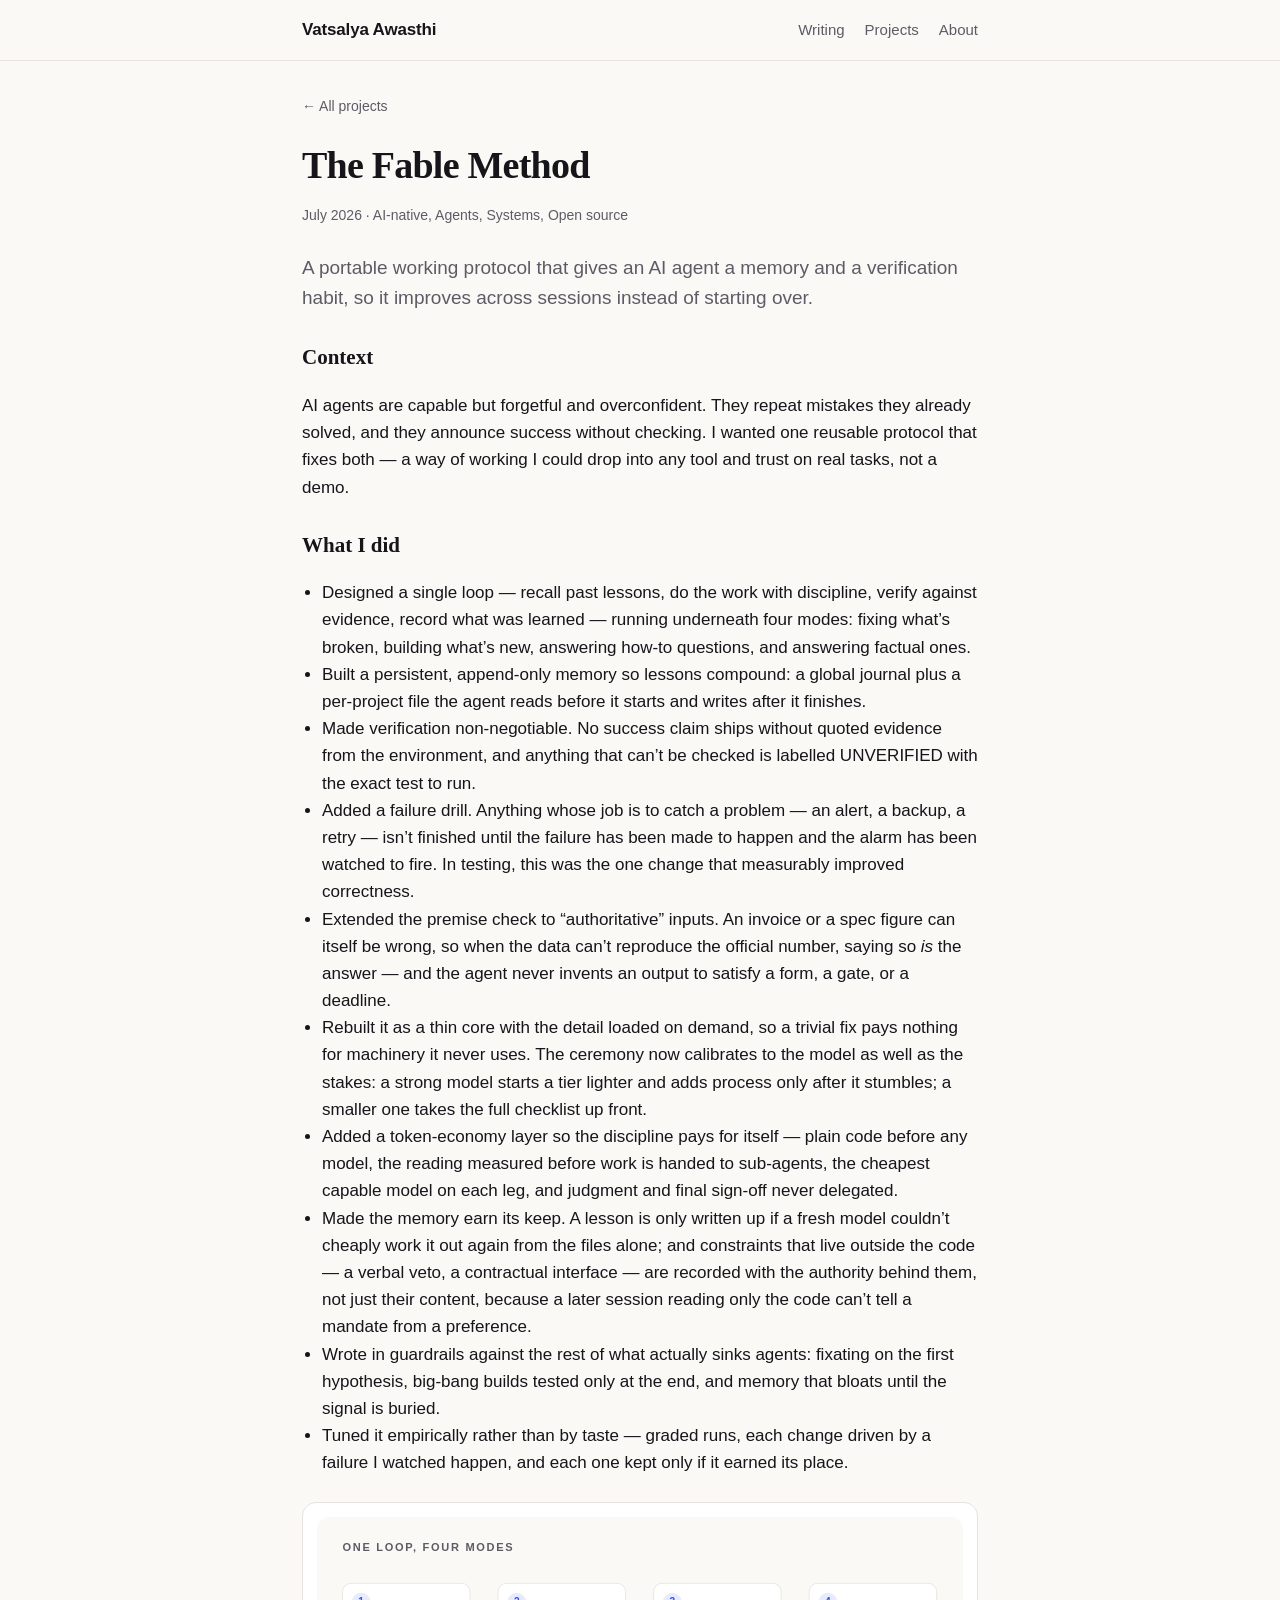
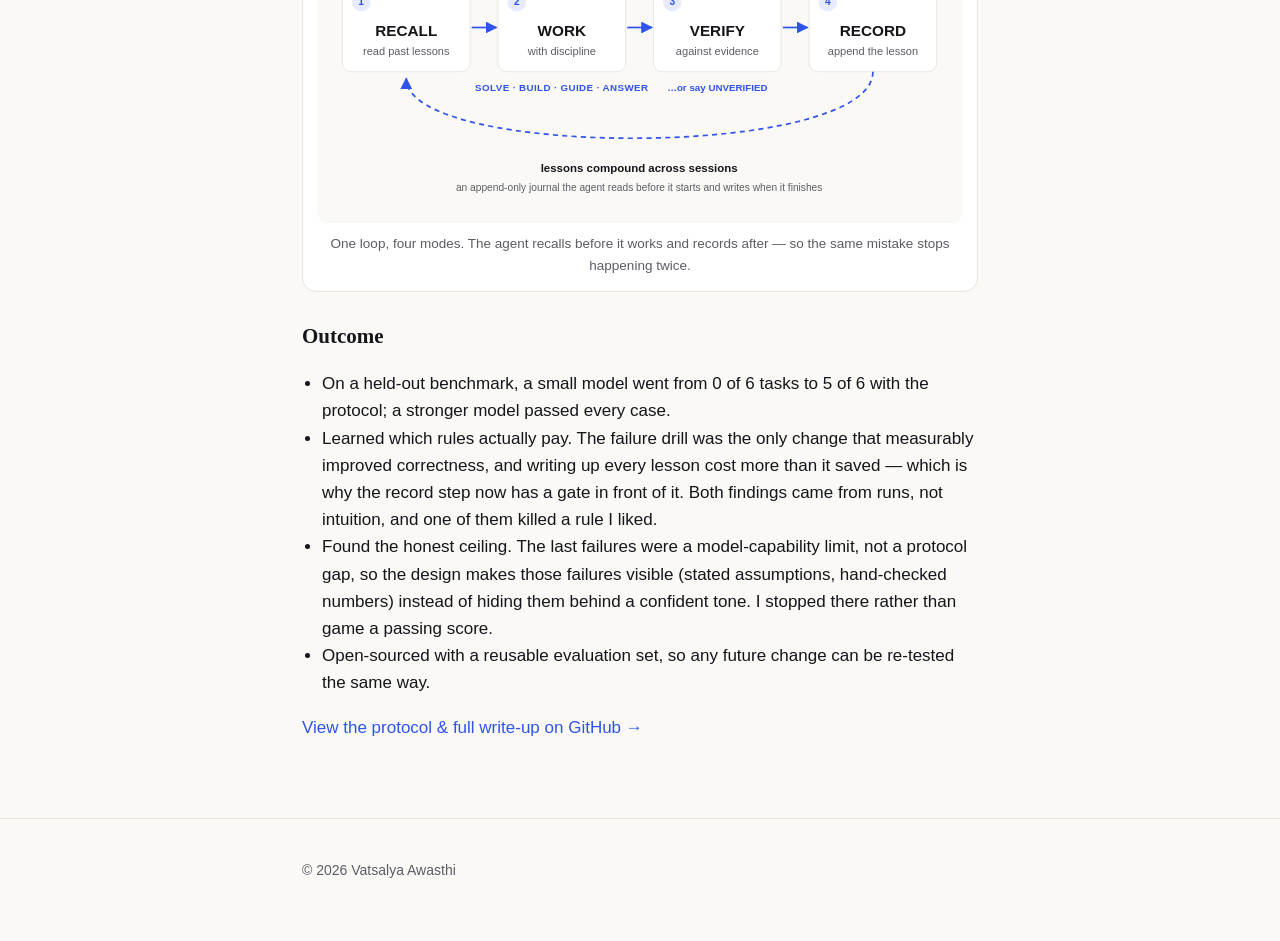
<file: project-fable-method.html>
<!DOCTYPE html>
<html lang="en">
<head>
<meta charset="utf-8" />
<meta name="viewport" content="width=device-width, initial-scale=1" />
<title>The Fable Method — Vatsalya Awasthi</title>
<meta name="description" content="A portable working protocol that gives an AI agent a memory and a verification habit, so it improves across sessions instead of starting over. Open-source." />
<link rel="canonical" href="https://victor-alpha-95.github.io/project-fable-method.html" />
<meta property="og:type" content="article" />
<meta property="og:title" content="The Fable Method — Vatsalya Awasthi" />
<meta property="og:description" content="A portable working protocol that gives an AI agent a memory and a verification habit, so it improves across sessions instead of starting over." />
<meta property="og:url" content="https://victor-alpha-95.github.io/project-fable-method.html" />
<meta property="og:image" content="https://victor-alpha-95.github.io/og.png" />
<meta name="twitter:card" content="summary_large_image" />
<meta name="twitter:title" content="The Fable Method — Vatsalya Awasthi" />
<meta name="twitter:description" content="A portable working protocol that gives an AI agent a memory and a verification habit, so it improves across sessions instead of starting over." />
<meta name="twitter:image" content="https://victor-alpha-95.github.io/og.png" />
<link rel="stylesheet" href="site.css" />
<link rel="alternate" type="application/rss+xml" title="Vatsalya Awasthi — Writing" href="feed.xml" />
<link rel="icon" href="data:image/svg+xml,%3Csvg xmlns='http://www.w3.org/2000/svg' viewBox='0 0 100 100'%3E%3Crect width='100' height='100' rx='20' fill='%232f54eb'/%3E%3Ctext x='50' y='68' font-size='58' font-family='Georgia,serif' fill='white' text-anchor='middle'%3EV%3C/text%3E%3C/svg%3E" />
</head>
<body>
<a class="skip-link" href="#main">Skip to content</a>
<header class="site"><div class="wrap nav">
  <span class="brand"><a href="index.html">Vatsalya Awasthi</a></span>
  <nav><a href="writing.html">Writing</a><a href="projects.html">Projects</a><a href="about.html">About</a></nav>
</div></header>
<main class="wrap" id="main">
  <a class="back" href="projects.html" style="display:inline-block;margin:34px 0 18px">&larr; All projects</a>
  <article class="post">
    <h1>The Fable Method</h1>
    <p class="meta">July 2026 · AI-native, Agents, Systems, Open source</p>
    <p class="lede">A portable working protocol that gives an AI agent a memory and a verification habit, so it improves across sessions instead of starting over.</p>

    <h2>Context</h2>
    <p>AI agents are capable but forgetful and overconfident. They repeat mistakes they already solved, and they announce success without checking. I wanted one reusable protocol that fixes both &mdash; a way of working I could drop into any tool and trust on real tasks, not a demo.</p>

    <h2>What I did</h2>
    <ul>
      <li>Designed a single loop &mdash; recall past lessons, do the work with discipline, verify against evidence, record what was learned &mdash; running underneath four modes: fixing what&rsquo;s broken, building what&rsquo;s new, answering how-to questions, and answering factual ones.</li>
      <li>Built a persistent, append-only memory so lessons compound: a global journal plus a per-project file the agent reads before it starts and writes after it finishes.</li>
      <li>Made verification non-negotiable. No success claim ships without quoted evidence from the environment, and anything that can&rsquo;t be checked is labelled UNVERIFIED with the exact test to run.</li>
      <li>Added a failure drill. Anything whose job is to catch a problem &mdash; an alert, a backup, a retry &mdash; isn&rsquo;t finished until the failure has been made to happen and the alarm has been watched to fire. In testing, this was the one change that measurably improved correctness.</li>
      <li>Extended the premise check to &ldquo;authoritative&rdquo; inputs. An invoice or a spec figure can itself be wrong, so when the data can&rsquo;t reproduce the official number, saying so <em>is</em> the answer &mdash; and the agent never invents an output to satisfy a form, a gate, or a deadline.</li>
      <li>Rebuilt it as a thin core with the detail loaded on demand, so a trivial fix pays nothing for machinery it never uses. The ceremony now calibrates to the model as well as the stakes: a strong model starts a tier lighter and adds process only after it stumbles; a smaller one takes the full checklist up front.</li>
      <li>Added a token-economy layer so the discipline pays for itself &mdash; plain code before any model, the reading measured before work is handed to sub-agents, the cheapest capable model on each leg, and judgment and final sign-off never delegated.</li>
      <li>Made the memory earn its keep. A lesson is only written up if a fresh model couldn&rsquo;t cheaply work it out again from the files alone; and constraints that live outside the code &mdash; a verbal veto, a contractual interface &mdash; are recorded with the authority behind them, not just their content, because a later session reading only the code can&rsquo;t tell a mandate from a preference.</li>
      <li>Wrote in guardrails against the rest of what actually sinks agents: fixating on the first hypothesis, big-bang builds tested only at the end, and memory that bloats until the signal is buried.</li>
      <li>Tuned it empirically rather than by taste &mdash; graded runs, each change driven by a failure I watched happen, and each one kept only if it earned its place.</li>
    </ul>

    <figure class="diagram">
      <img src="fable-loop.svg" alt="The Fable Method loop in four steps, left to right: Recall (read past lessons), Work (with discipline, across four modes: solve, build, guide, answer), Verify (against evidence, or say UNVERIFIED), and Record (append the lesson). A dashed arrow loops back from Record to Recall, labelled: lessons compound across sessions, via an append-only journal the agent reads before it starts and writes when it finishes." />
      <figcaption>One loop, four modes. The agent recalls before it works and records after &mdash; so the same mistake stops happening twice.</figcaption>
    </figure>

    <h2>Outcome</h2>
    <ul>
      <li>On a held-out benchmark, a small model went from 0 of 6 tasks to 5 of 6 with the protocol; a stronger model passed every case.</li>
      <li>Learned which rules actually pay. The failure drill was the only change that measurably improved correctness, and writing up every lesson cost more than it saved &mdash; which is why the record step now has a gate in front of it. Both findings came from runs, not intuition, and one of them killed a rule I liked.</li>
      <li>Found the honest ceiling. The last failures were a model-capability limit, not a protocol gap, so the design makes those failures visible (stated assumptions, hand-checked numbers) instead of hiding them behind a confident tone. I stopped there rather than game a passing score.</li>
      <li>Open-sourced with a reusable evaluation set, so any future change can be re-tested the same way.</li>
    </ul>

    <p style="margin-top:8px"><a href="https://github.com/victor-alpha-95/fable-method" target="_blank" rel="noopener">View the protocol &amp; full write-up on GitHub &rarr;</a></p>
  </article>
</main>
<footer><div class="wrap">&copy; <span id="yr"></span> Vatsalya Awasthi</div></footer>
<script>document.getElementById('yr').textContent=new Date().getFullYear();</script>
<!-- Cloudflare Web Analytics --><script defer src='https://static.cloudflareinsights.com/beacon.min.js' data-cf-beacon='{"token": "dfe5570fc54a404fb84491069a4b81f4"}'></script><!-- End Cloudflare Web Analytics -->
</body>
</html>
</file>
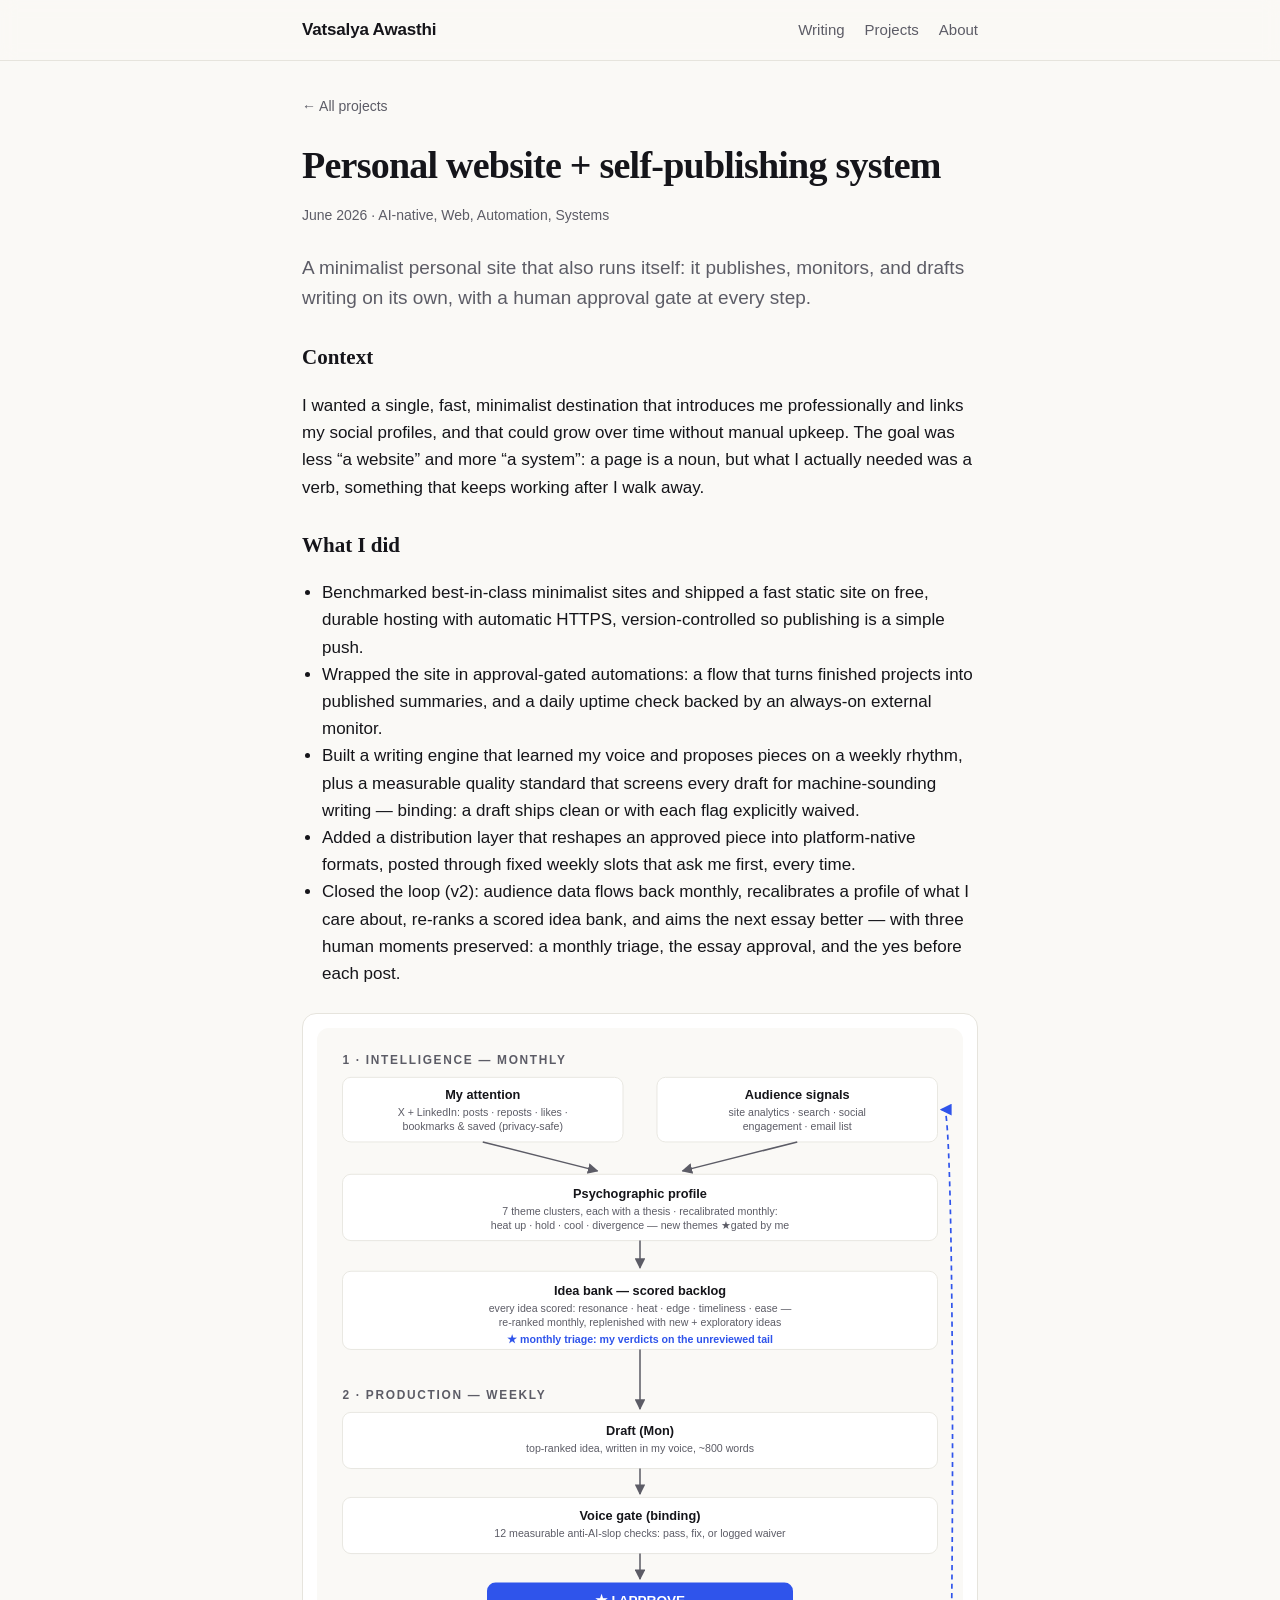
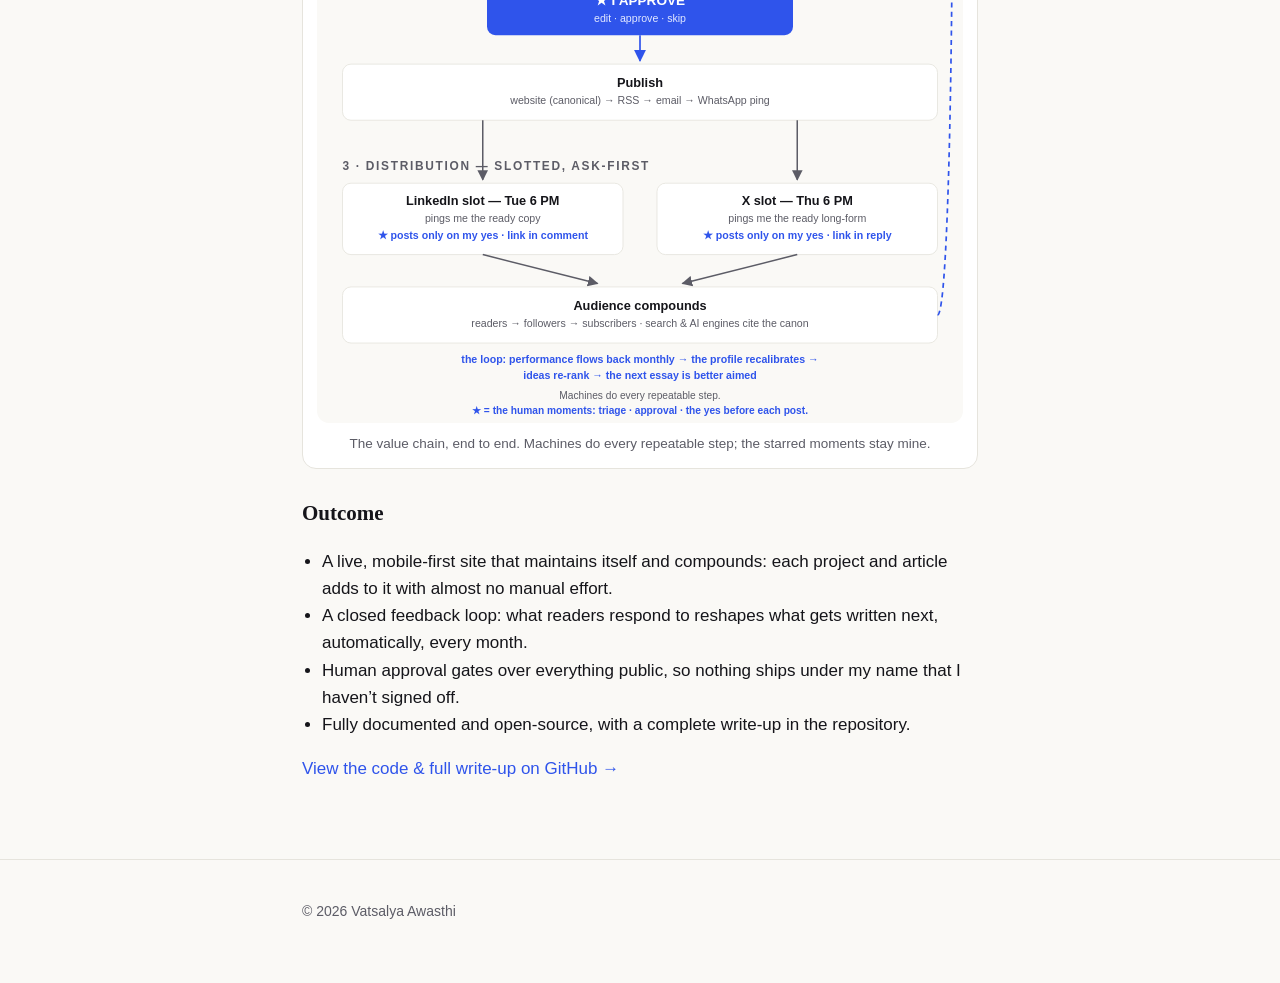
<file: project-personal-website.html>
<!DOCTYPE html>
<html lang="en">
<head>
<meta charset="utf-8" />
<meta name="viewport" content="width=device-width, initial-scale=1" />
<title>Personal website + self-publishing system — Vatsalya Awasthi</title>
<meta name="description" content="A minimalist personal site that also runs itself: publishing, monitoring, and drafting writing, with a human approval gate at every step. Built AI-natively." />
<link rel="canonical" href="https://victor-alpha-95.github.io/project-personal-website.html" />
<meta property="og:type" content="article" />
<meta property="og:title" content="Personal website + self-publishing system — Vatsalya Awasthi" />
<meta property="og:description" content="A minimalist personal site that also runs itself: publishing, monitoring, and drafting writing, with a human approval gate at every step." />
<meta property="og:url" content="https://victor-alpha-95.github.io/project-personal-website.html" />
<meta property="og:image" content="https://victor-alpha-95.github.io/og.png" />
<meta name="twitter:card" content="summary_large_image" />
<meta name="twitter:title" content="Personal website + self-publishing system — Vatsalya Awasthi" />
<meta name="twitter:description" content="A minimalist personal site that also runs itself: publishing, monitoring, and drafting writing, with a human approval gate at every step." />
<meta name="twitter:image" content="https://victor-alpha-95.github.io/og.png" />
<link rel="stylesheet" href="site.css" />
<link rel="alternate" type="application/rss+xml" title="Vatsalya Awasthi — Writing" href="feed.xml" />
<link rel="icon" href="data:image/svg+xml,%3Csvg xmlns='http://www.w3.org/2000/svg' viewBox='0 0 100 100'%3E%3Crect width='100' height='100' rx='20' fill='%232f54eb'/%3E%3Ctext x='50' y='68' font-size='58' font-family='Georgia,serif' fill='white' text-anchor='middle'%3EV%3C/text%3E%3C/svg%3E" />
</head>
<body>
<a class="skip-link" href="#main">Skip to content</a>
<header class="site"><div class="wrap nav">
  <span class="brand"><a href="index.html">Vatsalya Awasthi</a></span>
  <nav><a href="writing.html">Writing</a><a href="projects.html">Projects</a><a href="about.html">About</a></nav>
</div></header>
<main class="wrap" id="main">
  <a class="back" href="projects.html" style="display:inline-block;margin:34px 0 18px">&larr; All projects</a>
  <article class="post">
    <h1>Personal website + self-publishing system</h1>
    <p class="meta">June 2026 · AI-native, Web, Automation, Systems</p>
    <p class="lede">A minimalist personal site that also runs itself: it publishes, monitors, and drafts writing on its own, with a human approval gate at every step.</p>

    <h2>Context</h2>
    <p>I wanted a single, fast, minimalist destination that introduces me professionally and links my social profiles, and that could grow over time without manual upkeep. The goal was less &ldquo;a website&rdquo; and more &ldquo;a system&rdquo;: a page is a noun, but what I actually needed was a verb, something that keeps working after I walk away.</p>

    <h2>What I did</h2>
    <ul>
      <li>Benchmarked best-in-class minimalist sites and shipped a fast static site on free, durable hosting with automatic HTTPS, version-controlled so publishing is a simple push.</li>
      <li>Wrapped the site in approval-gated automations: a flow that turns finished projects into published summaries, and a daily uptime check backed by an always-on external monitor.</li>
      <li>Built a writing engine that learned my voice and proposes pieces on a weekly rhythm, plus a measurable quality standard that screens every draft for machine-sounding writing &mdash; binding: a draft ships clean or with each flag explicitly waived.</li>
      <li>Added a distribution layer that reshapes an approved piece into platform-native formats, posted through fixed weekly slots that ask me first, every time.</li>
      <li>Closed the loop (v2): audience data flows back monthly, recalibrates a profile of what I care about, re-ranks a scored idea bank, and aims the next essay better &mdash; with three human moments preserved: a monthly triage, the essay approval, and the yes before each post.</li>
    </ul>

    <figure class="diagram">
      <img src="value-flow.svg" alt="Value chain diagram in three bands: monthly intelligence (my attention plus audience signals feed a psychographic profile that re-ranks a scored idea bank, with my monthly triage), weekly production (draft in my voice, a binding voice gate, my approval, then publish to website, RSS, email, WhatsApp), and slotted ask-first distribution (LinkedIn Tuesday, X Thursday — posting only on my explicit yes). A dashed feedback line returns performance data to the monthly pass." />
      <figcaption>The value chain, end to end. Machines do every repeatable step; the starred moments stay mine.</figcaption>
    </figure>

    <h2>Outcome</h2>
    <ul>
      <li>A live, mobile-first site that maintains itself and compounds: each project and article adds to it with almost no manual effort.</li>
      <li>A closed feedback loop: what readers respond to reshapes what gets written next, automatically, every month.</li>
      <li>Human approval gates over everything public, so nothing ships under my name that I haven&rsquo;t signed off.</li>
      <li>Fully documented and open-source, with a complete write-up in the repository.</li>
    </ul>

    <p style="margin-top:8px"><a href="https://github.com/victor-alpha-95/victor-alpha-95.github.io" target="_blank" rel="noopener">View the code &amp; full write-up on GitHub &rarr;</a></p>
  </article>
</main>
<footer><div class="wrap">&copy; <span id="yr"></span> Vatsalya Awasthi</div></footer>
<script>document.getElementById('yr').textContent=new Date().getFullYear();</script>
<!-- Cloudflare Web Analytics --><script defer src='https://static.cloudflareinsights.com/beacon.min.js' data-cf-beacon='{"token": "dfe5570fc54a404fb84491069a4b81f4"}'></script><!-- End Cloudflare Web Analytics -->
</body>
</html>
</file>
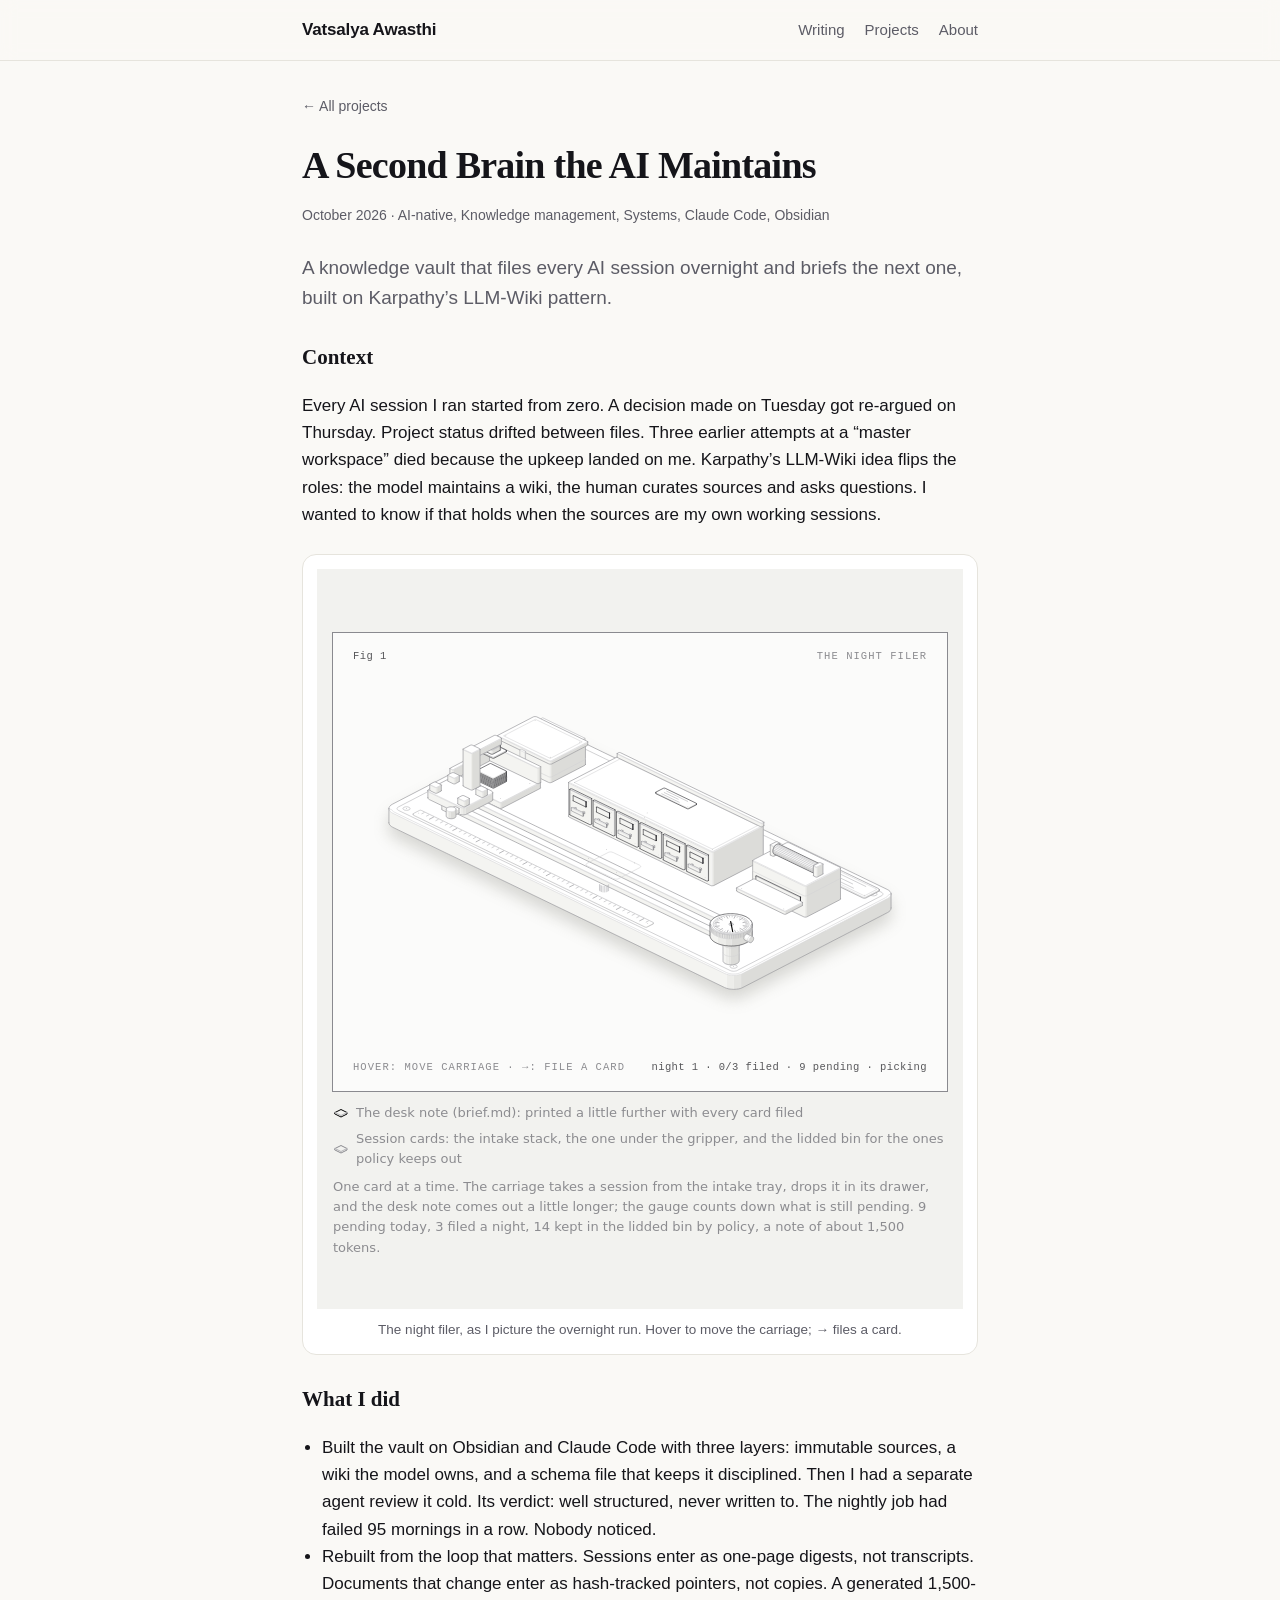
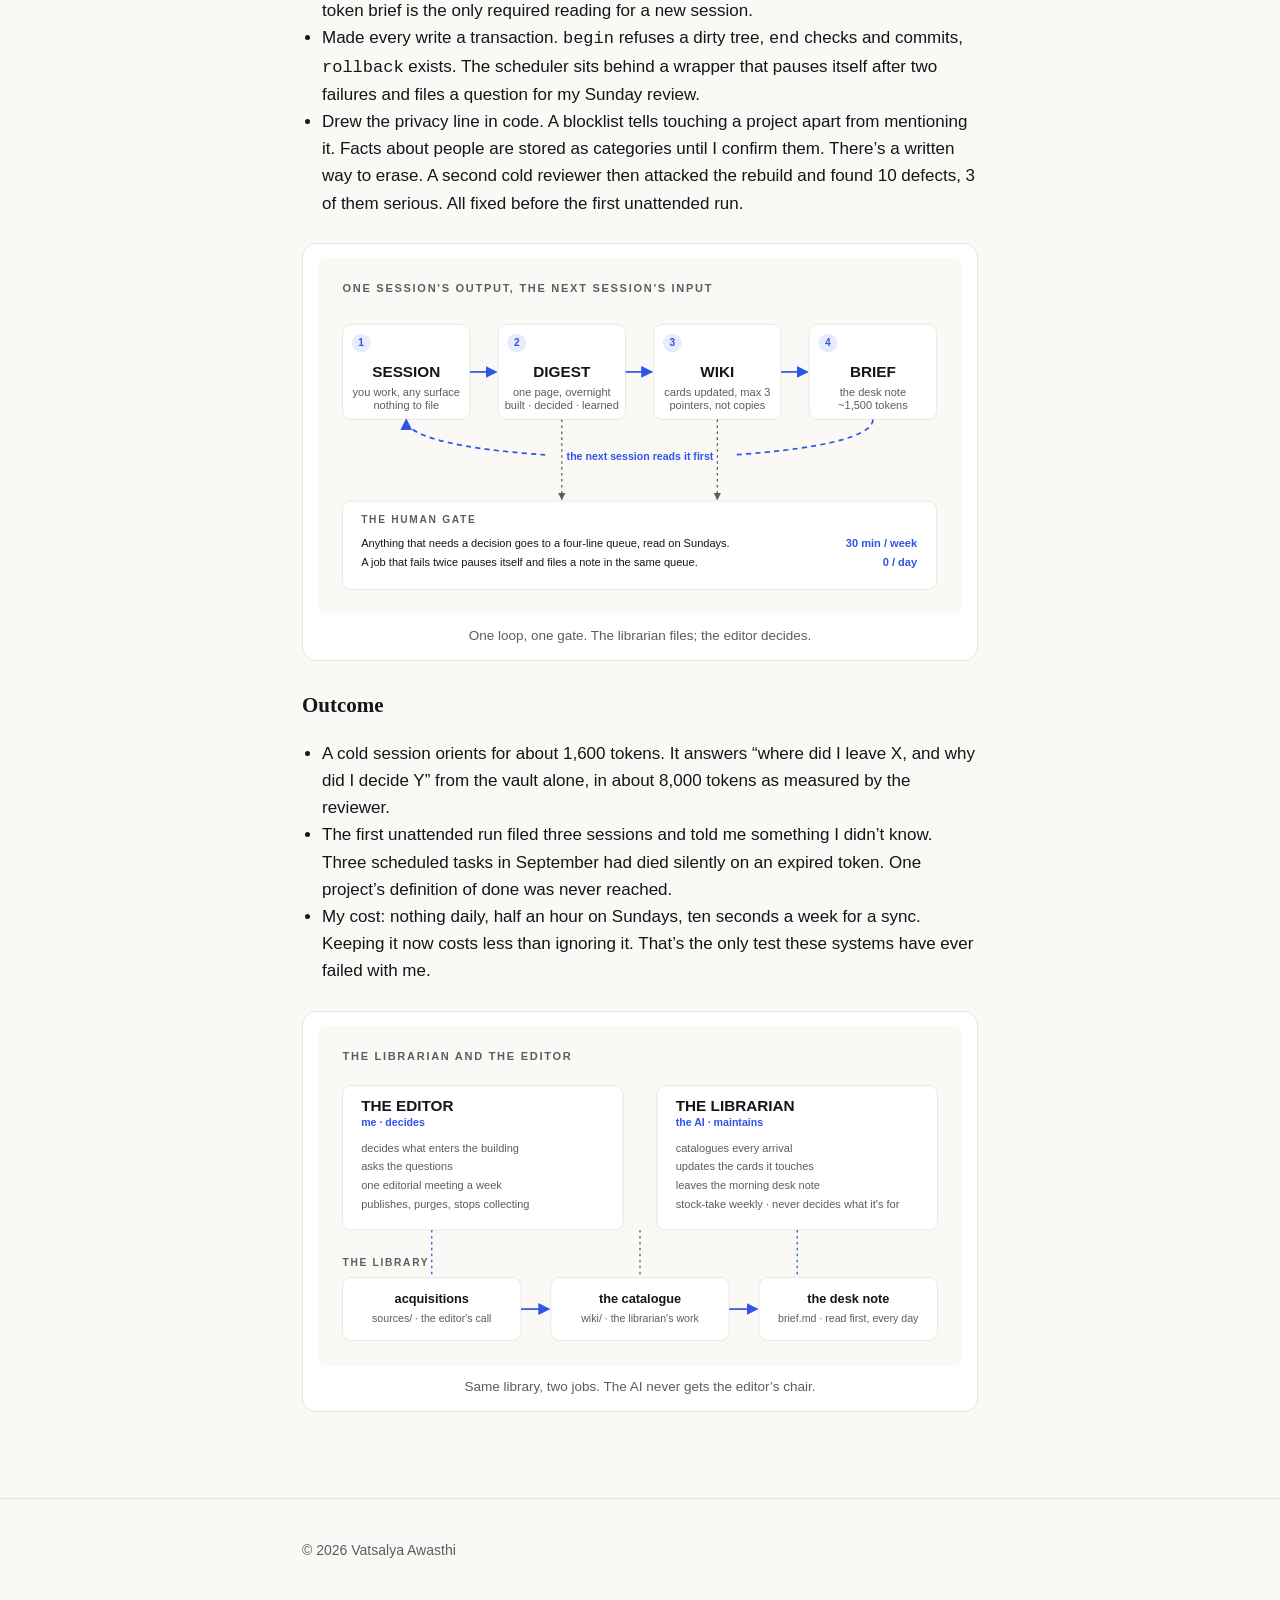
<file: project-second-brain-vault.html>
<!DOCTYPE html>
<html lang="en">
<head>
<meta charset="utf-8" />
<meta name="viewport" content="width=device-width, initial-scale=1" />
<title>A Second Brain the AI Maintains — Vatsalya Awasthi</title>
<meta name="description" content="A knowledge vault that files every AI session overnight and briefs the next one, built on Karpathy's LLM-Wiki pattern." />
<link rel="canonical" href="https://victor-alpha-95.github.io/project-second-brain-vault.html" />
<meta property="og:type" content="article" />
<meta property="og:title" content="A Second Brain the AI Maintains — Vatsalya Awasthi" />
<meta property="og:description" content="A knowledge vault that files every AI session overnight and briefs the next one, built on Karpathy's LLM-Wiki pattern." />
<meta property="og:url" content="https://victor-alpha-95.github.io/project-second-brain-vault.html" />
<meta property="og:image" content="https://victor-alpha-95.github.io/og.png" />
<meta name="twitter:card" content="summary_large_image" />
<meta name="twitter:title" content="A Second Brain the AI Maintains — Vatsalya Awasthi" />
<meta name="twitter:description" content="A knowledge vault that files every AI session overnight and briefs the next one, built on Karpathy's LLM-Wiki pattern." />
<meta name="twitter:image" content="https://victor-alpha-95.github.io/og.png" />
<link rel="stylesheet" href="site.css" />
<link rel="alternate" type="application/rss+xml" title="Vatsalya Awasthi — Writing" href="feed.xml" />
<link rel="icon" href="data:image/svg+xml,%3Csvg xmlns='http://www.w3.org/2000/svg' viewBox='0 0 100 100'%3E%3Crect width='100' height='100' rx='20' fill='%232f54eb'/%3E%3Ctext x='50' y='68' font-size='58' font-family='Georgia,serif' fill='white' text-anchor='middle'%3EV%3C/text%3E%3C/svg%3E" />
</head>
<body>
<a class="skip-link" href="#main">Skip to content</a>
<header class="site"><div class="wrap nav">
  <span class="brand"><a href="index.html">Vatsalya Awasthi</a></span>
  <nav><a href="writing.html">Writing</a><a href="projects.html">Projects</a><a href="about.html">About</a></nav>
</div></header>
<main class="wrap" id="main">
  <a class="back" href="projects.html" style="display:inline-block;margin:34px 0 18px">&larr; All projects</a>
  <article class="post">
    <h1>A Second Brain the AI Maintains</h1>
    <p class="meta">October 2026 · AI-native, Knowledge management, Systems, Claude Code, Obsidian</p>
    <p class="lede">A knowledge vault that files every AI session overnight and briefs the next one, built on Karpathy&rsquo;s LLM-Wiki pattern.</p>

    <h2>Context</h2>
    <p>Every AI session I ran started from zero. A decision made on Tuesday got re-argued on Thursday. Project status drifted between files. Three earlier attempts at a &ldquo;master workspace&rdquo; died because the upkeep landed on me. Karpathy&rsquo;s LLM-Wiki idea flips the roles: the model maintains a wiki, the human curates sources and asks questions. I wanted to know if that holds when the sources are my own working sessions.</p>

    <figure class="diagram diagram--live">
      <iframe src="fig-night-filer-light.html" title="The night filer: an interactive figure of the overnight filing run" loading="lazy" width="100%" height="740" style="border:0;display:block;background:transparent"></iframe>
      <script>(function(){var f=document.currentScript.previousElementSibling;if(matchMedia('(prefers-color-scheme: dark)').matches)f.src='fig-night-filer.html';})();</script>
      <figcaption>The night filer, as I picture the overnight run. Hover to move the carriage; &rarr; files a card.</figcaption>
    </figure>

    <h2>What I did</h2>
    <ul>
      <li>Built the vault on Obsidian and Claude Code with three layers: immutable sources, a wiki the model owns, and a schema file that keeps it disciplined. Then I had a separate agent review it cold. Its verdict: well structured, never written to. The nightly job had failed 95 mornings in a row. Nobody noticed.</li>
      <li>Rebuilt from the loop that matters. Sessions enter as one-page digests, not transcripts. Documents that change enter as hash-tracked pointers, not copies. A generated 1,500-token brief is the only required reading for a new session.</li>
      <li>Made every write a transaction. <code>begin</code> refuses a dirty tree, <code>end</code> checks and commits, <code>rollback</code> exists. The scheduler sits behind a wrapper that pauses itself after two failures and files a question for my Sunday review.</li>
      <li>Drew the privacy line in code. A blocklist tells touching a project apart from mentioning it. Facts about people are stored as categories until I confirm them. There&rsquo;s a written way to erase. A second cold reviewer then attacked the rebuild and found 10 defects, 3 of them serious. All fixed before the first unattended run.</li>
    </ul>

    <figure class="diagram">
      <img src="second-brain-loop.svg" alt="A loop of four steps: Session (you work, any surface), Digest (one page, overnight), Wiki (at most three cards updated, pointers not copies), Brief (the desk note, about 1,500 tokens). A dashed arrow returns from Brief to Session, labelled: the next session reads it first. Below, a rail labelled The human gate: anything needing a decision goes to a four-line queue read on Sundays (30 minutes a week); a job that fails twice pauses itself and files a note there (0 per day)." />
      <figcaption>One loop, one gate. The librarian files; the editor decides.</figcaption>
    </figure>

    <h2>Outcome</h2>
    <ul>
      <li>A cold session orients for about 1,600 tokens. It answers &ldquo;where did I leave X, and why did I decide Y&rdquo; from the vault alone, in about 8,000 tokens as measured by the reviewer.</li>
      <li>The first unattended run filed three sessions and told me something I didn&rsquo;t know. Three scheduled tasks in September had died silently on an expired token. One project&rsquo;s definition of done was never reached.</li>
      <li>My cost: nothing daily, half an hour on Sundays, ten seconds a week for a sync. Keeping it now costs less than ignoring it. That&rsquo;s the only test these systems have ever failed with me.</li>
    </ul>

    <figure class="diagram">
      <img src="librarian-editor.svg" alt="Two cards side by side. The Editor (me, decides): decides what enters the building, asks the questions, one editorial meeting a week, publishes, purges, stops collecting. The Librarian (the AI, maintains): catalogues every arrival, updates the cards it touches, leaves the morning desk note, does the weekly stock-take and never decides what the library is for. Beneath them, three library objects flow left to right: acquisitions (sources/, the editor's call), the catalogue (wiki/, the librarian's work), the desk note (brief.md, read first every day)." />
      <figcaption>Same library, two jobs. The AI never gets the editor&rsquo;s chair.</figcaption>
    </figure>
  </article>
</main>
<footer><div class="wrap">&copy; <span id="yr"></span> Vatsalya Awasthi</div></footer>
<script>document.getElementById('yr').textContent=new Date().getFullYear();</script>
<!-- Cloudflare Web Analytics --><script defer src='https://static.cloudflareinsights.com/beacon.min.js' data-cf-beacon='{"token": "dfe5570fc54a404fb84491069a4b81f4"}'></script><!-- End Cloudflare Web Analytics -->
</body>
</html>
</file>
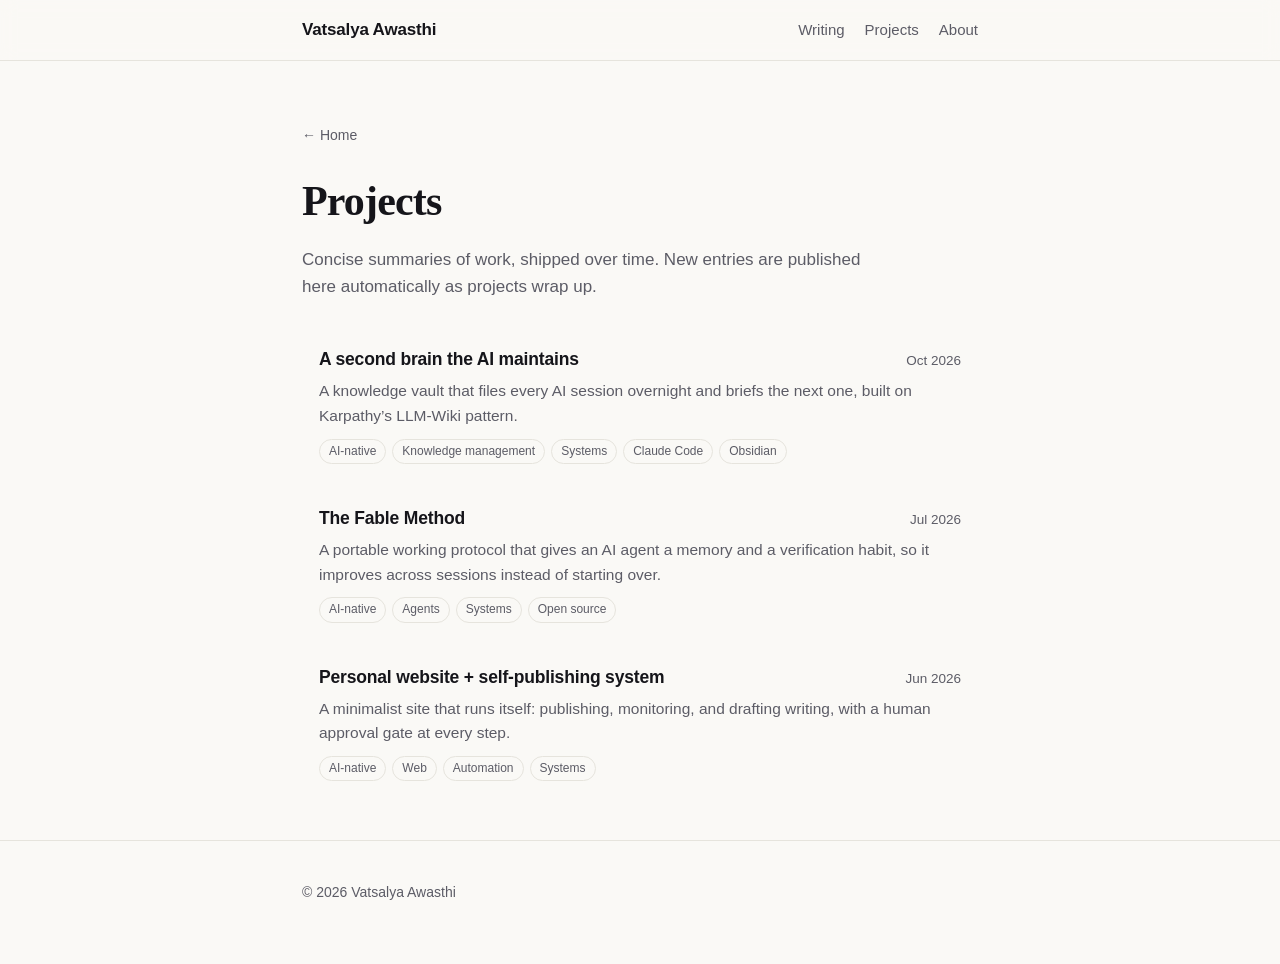
<file: projects.html>
<!DOCTYPE html>
<html lang="en">
<head>
<meta charset="utf-8" />
<meta name="viewport" content="width=device-width, initial-scale=1" />
<title>Projects — Vatsalya Awasthi</title>
<meta name="description" content="Selected projects and work summaries by Vatsalya Awasthi." />
<link rel="canonical" href="https://victor-alpha-95.github.io/projects.html" />
<meta property="og:type" content="website" />
<meta property="og:title" content="Projects — Vatsalya Awasthi" />
<meta property="og:description" content="Selected projects and work summaries by Vatsalya Awasthi." />
<meta property="og:url" content="https://victor-alpha-95.github.io/projects.html" />
<meta property="og:image" content="https://victor-alpha-95.github.io/og.png" />
<meta name="twitter:card" content="summary_large_image" />
<meta name="twitter:title" content="Projects — Vatsalya Awasthi" />
<meta name="twitter:description" content="Selected projects and work summaries by Vatsalya Awasthi." />
<meta name="twitter:image" content="https://victor-alpha-95.github.io/og.png" />
<link rel="stylesheet" href="site.css" />
<link rel="alternate" type="application/rss+xml" title="Vatsalya Awasthi — Writing" href="feed.xml" />
<link rel="icon" href="data:image/svg+xml,%3Csvg xmlns='http://www.w3.org/2000/svg' viewBox='0 0 100 100'%3E%3Crect width='100' height='100' rx='20' fill='%232f54eb'/%3E%3Ctext x='50' y='68' font-size='58' font-family='Georgia,serif' fill='white' text-anchor='middle'%3EV%3C/text%3E%3C/svg%3E" />
</head>
<body>
<a class="skip-link" href="#main">Skip to content</a>
<header class="site"><div class="wrap nav">
  <span class="brand"><a href="index.html">Vatsalya Awasthi</a></span>
  <nav><a href="writing.html">Writing</a><a href="projects.html">Projects</a><a href="about.html">About</a></nav>
</div></header>
<main class="wrap" id="main">
  <div class="page-head">
    <a class="back" href="index.html">&larr; Home</a>
    <h1>Projects</h1>
    <p>Concise summaries of work, shipped over time. New entries are published here automatically as projects wrap up.</p>
  </div>
  <div class="cards">
    <a class="card" href="project-second-brain-vault.html">
      <div class="top">
        <h2>A second brain the AI maintains</h2>
        <span class="date">Oct 2026</span>
      </div>
      <p>A knowledge vault that files every AI session overnight and briefs the next one, built on Karpathy&rsquo;s LLM-Wiki pattern.</p>
      <div class="tags"><span class="tag">AI-native</span><span class="tag">Knowledge management</span><span class="tag">Systems</span><span class="tag">Claude Code</span><span class="tag">Obsidian</span></div>
    </a>
    <a class="card" href="project-fable-method.html">
      <div class="top">
        <h2>The Fable Method</h2>
        <span class="date">Jul 2026</span>
      </div>
      <p>A portable working protocol that gives an AI agent a memory and a verification habit, so it improves across sessions instead of starting over.</p>
      <div class="tags"><span class="tag">AI-native</span><span class="tag">Agents</span><span class="tag">Systems</span><span class="tag">Open source</span></div>
    </a>
    <a class="card" href="project-personal-website.html">
      <div class="top">
        <h2>Personal website + self-publishing system</h2>
        <span class="date">Jun 2026</span>
      </div>
      <p>A minimalist site that runs itself: publishing, monitoring, and drafting writing, with a human approval gate at every step.</p>
      <div class="tags"><span class="tag">AI-native</span><span class="tag">Web</span><span class="tag">Automation</span><span class="tag">Systems</span></div>
    </a>
  </div>
</main>
<footer><div class="wrap">&copy; <span id="yr"></span> Vatsalya Awasthi</div></footer>
<script>document.getElementById('yr').textContent=new Date().getFullYear();</script>
<!-- Cloudflare Web Analytics --><script defer src='https://static.cloudflareinsights.com/beacon.min.js' data-cf-beacon='{"token": "dfe5570fc54a404fb84491069a4b81f4"}'></script><!-- End Cloudflare Web Analytics -->
</body>
</html>
</file>
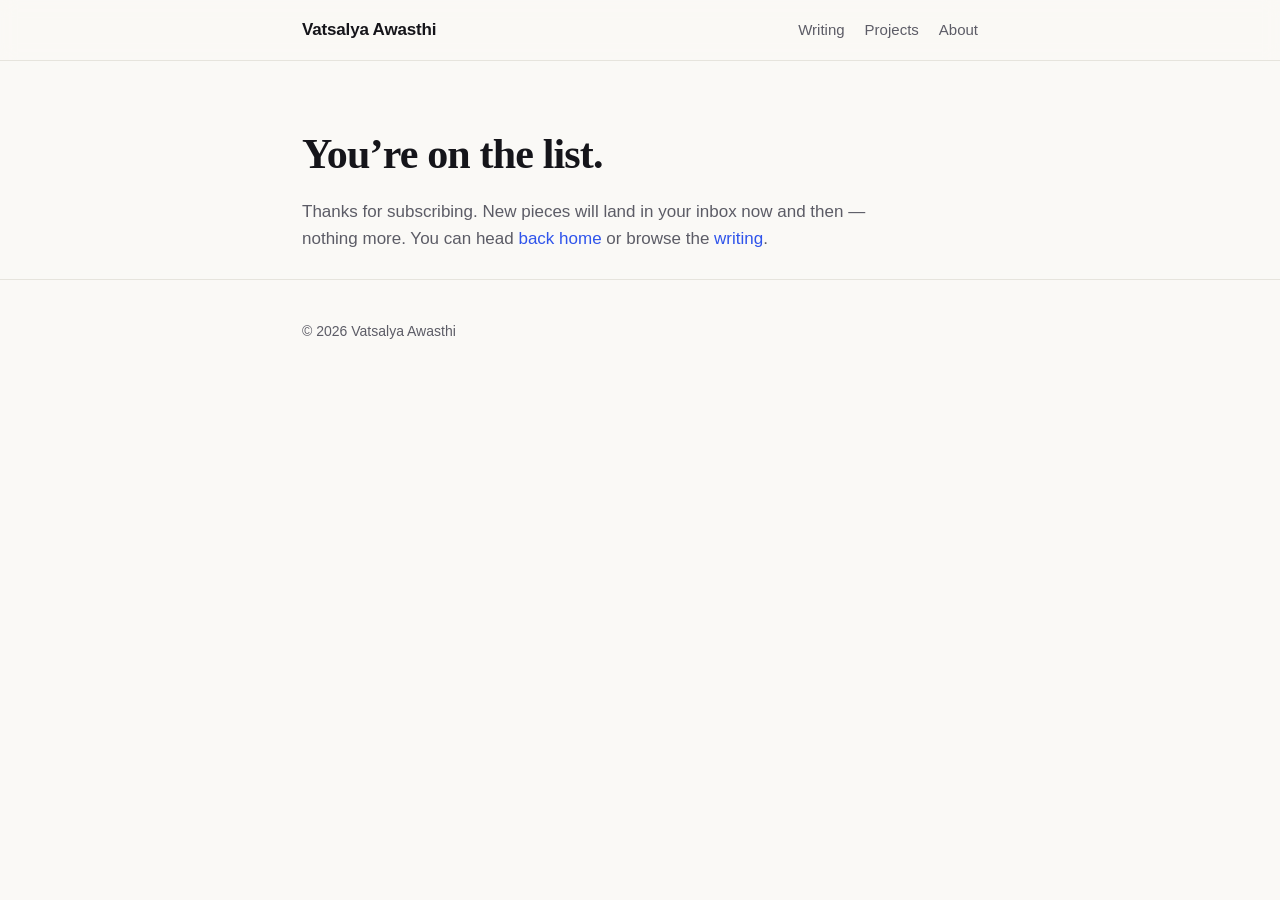
<file: thanks.html>
<!DOCTYPE html>
<html lang="en">
<head>
<meta charset="utf-8" />
<meta name="viewport" content="width=device-width, initial-scale=1" />
<title>Thanks — Vatsalya Awasthi</title>
<meta name="robots" content="noindex" />
<link rel="stylesheet" href="site.css" />
<link rel="alternate" type="application/rss+xml" title="Vatsalya Awasthi — Writing" href="feed.xml" />
<link rel="icon" href="data:image/svg+xml,%3Csvg xmlns='http://www.w3.org/2000/svg' viewBox='0 0 100 100'%3E%3Crect width='100' height='100' rx='20' fill='%232f54eb'/%3E%3Ctext x='50' y='68' font-size='58' font-family='Georgia,serif' fill='white' text-anchor='middle'%3EV%3C/text%3E%3C/svg%3E" />
</head>
<body>
<a class="skip-link" href="#main">Skip to content</a>
<header class="site"><div class="wrap nav">
  <span class="brand"><a href="index.html">Vatsalya Awasthi</a></span>
  <nav><a href="writing.html">Writing</a><a href="projects.html">Projects</a><a href="about.html">About</a></nav>
</div></header>
<main class="wrap" id="main">
  <div class="page-head">
    <h1>You&rsquo;re on the list.</h1>
    <p>Thanks for subscribing. New pieces will land in your inbox now and then &mdash; nothing more. You can head <a href="index.html">back home</a> or browse the <a href="writing.html">writing</a>.</p>
  </div>
</main>
<footer><div class="wrap">&copy; <span id="yr"></span> Vatsalya Awasthi</div></footer>
<script>document.getElementById('yr').textContent=new Date().getFullYear();</script>
<!-- Cloudflare Web Analytics --><script defer src='https://static.cloudflareinsights.com/beacon.min.js' data-cf-beacon='{"token": "dfe5570fc54a404fb84491069a4b81f4"}'></script><!-- End Cloudflare Web Analytics -->
</body>
</html>
</file>
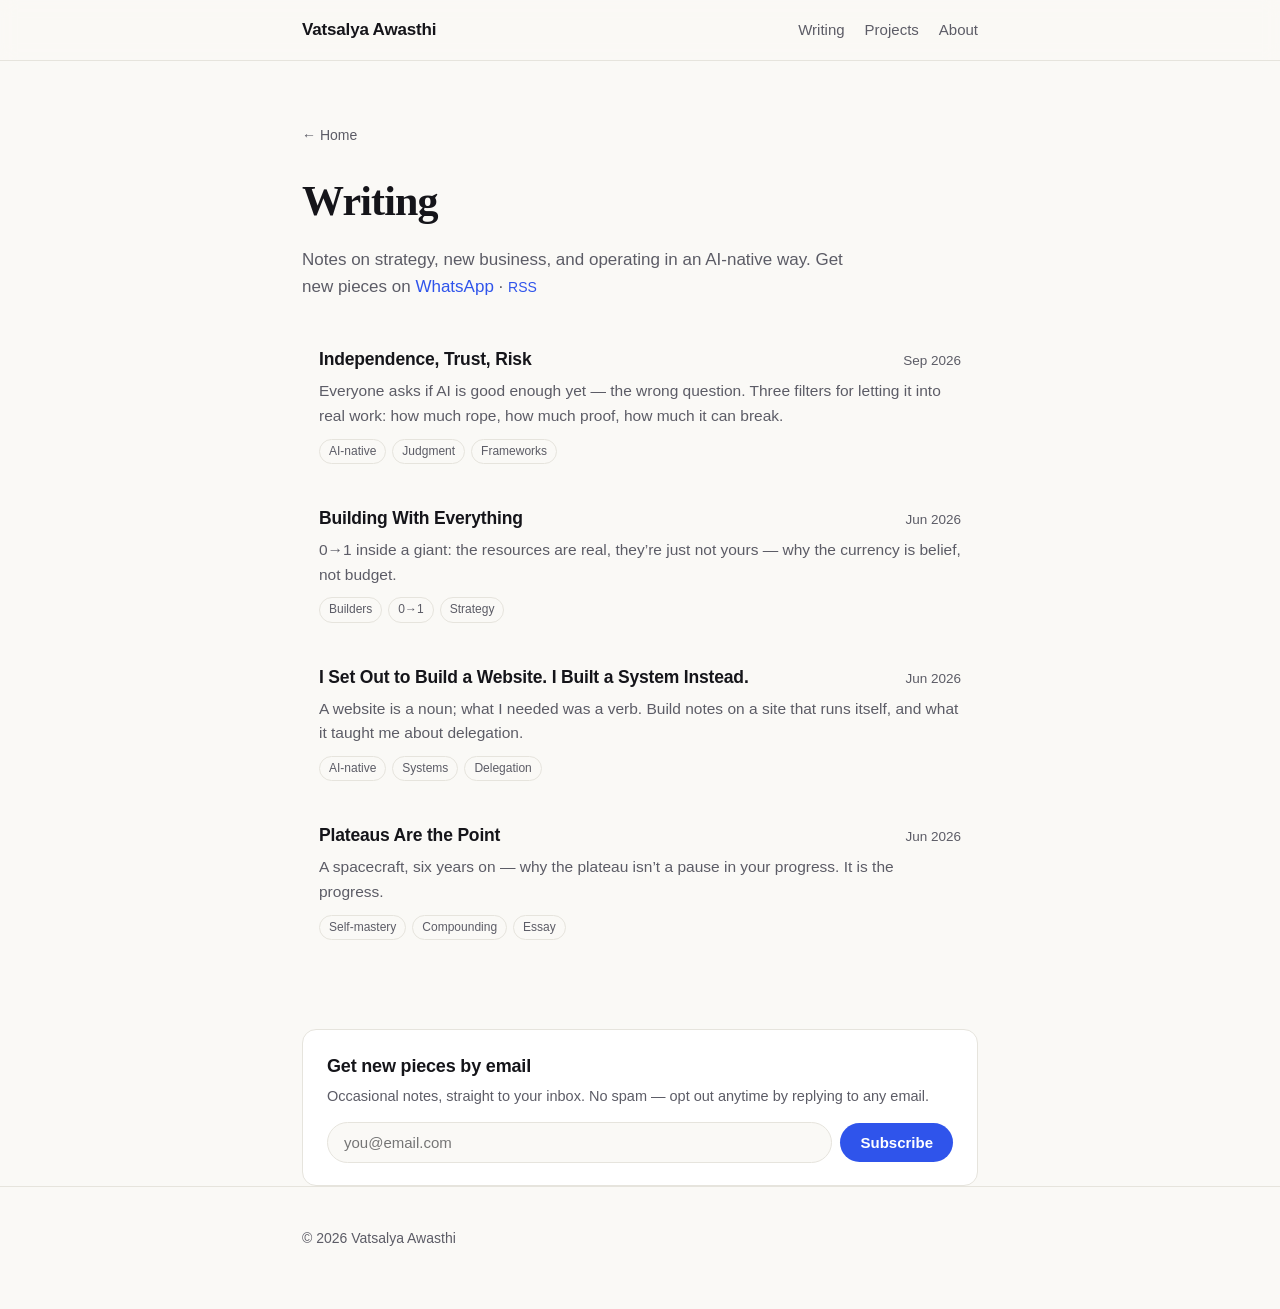
<file: writing.html>
<!DOCTYPE html>
<html lang="en">
<head>
<meta charset="utf-8" />
<meta name="viewport" content="width=device-width, initial-scale=1" />
<title>Writing — Vatsalya Awasthi</title>
<meta name="description" content="Articles and notes by Vatsalya Awasthi on strategy, new business, and AI-native operating." />
<link rel="canonical" href="https://victor-alpha-95.github.io/writing.html" />
<meta property="og:type" content="website" />
<meta property="og:title" content="Writing — Vatsalya Awasthi" />
<meta property="og:description" content="Articles and notes by Vatsalya Awasthi on strategy, new business, and AI-native operating." />
<meta property="og:url" content="https://victor-alpha-95.github.io/writing.html" />
<meta property="og:image" content="https://victor-alpha-95.github.io/og.png" />
<meta name="twitter:card" content="summary_large_image" />
<meta name="twitter:title" content="Writing — Vatsalya Awasthi" />
<meta name="twitter:description" content="Articles and notes by Vatsalya Awasthi on strategy, new business, and AI-native operating." />
<meta name="twitter:image" content="https://victor-alpha-95.github.io/og.png" />
<link rel="stylesheet" href="site.css" />
<link rel="alternate" type="application/rss+xml" title="Vatsalya Awasthi — Writing" href="feed.xml" />
<link rel="icon" href="data:image/svg+xml,%3Csvg xmlns='http://www.w3.org/2000/svg' viewBox='0 0 100 100'%3E%3Crect width='100' height='100' rx='20' fill='%232f54eb'/%3E%3Ctext x='50' y='68' font-size='58' font-family='Georgia,serif' fill='white' text-anchor='middle'%3EV%3C/text%3E%3C/svg%3E" />
</head>
<body>
<a class="skip-link" href="#main">Skip to content</a>
<header class="site"><div class="wrap nav">
  <span class="brand"><a href="index.html">Vatsalya Awasthi</a></span>
  <nav><a href="writing.html">Writing</a><a href="projects.html">Projects</a><a href="about.html">About</a></nav>
</div></header>
<main class="wrap" id="main">
  <div class="page-head">
    <a class="back" href="index.html">&larr; Home</a>
    <h1>Writing</h1>
    <p>Notes on strategy, new business, and operating in an AI-native way. Get new pieces on <a href="https://whatsapp.com/channel/0029VbCnRbx1CYoJPhrKMw0r" target="_blank" rel="noopener">WhatsApp</a> · <a href="feed.xml" style="font-size:14px">RSS</a></p>
  </div>
  <div class="cards">
    <a class="card" href="article-independence-trust-risk.html">
      <div class="top">
        <h2>Independence, Trust, Risk</h2>
        <span class="date">Sep 2026</span>
      </div>
      <p>Everyone asks if AI is good enough yet &mdash; the wrong question. Three filters for letting it into real work: how much rope, how much proof, how much it can break.</p>
      <div class="tags"><span class="tag">AI-native</span><span class="tag">Judgment</span><span class="tag">Frameworks</span></div>
    </a>
    <a class="card" href="article-zero-to-one-inside-a-giant.html">
      <div class="top">
        <h2>Building With Everything</h2>
        <span class="date">Jun 2026</span>
      </div>
      <p>0&rarr;1 inside a giant: the resources are real, they&rsquo;re just not yours &mdash; why the currency is belief, not budget.</p>
      <div class="tags"><span class="tag">Builders</span><span class="tag">0&rarr;1</span><span class="tag">Strategy</span></div>
    </a>
    <a class="card" href="article-built-a-system-not-a-website.html">
      <div class="top">
        <h2>I Set Out to Build a Website. I Built a System Instead.</h2>
        <span class="date">Jun 2026</span>
      </div>
      <p>A website is a noun; what I needed was a verb. Build notes on a site that runs itself, and what it taught me about delegation.</p>
      <div class="tags"><span class="tag">AI-native</span><span class="tag">Systems</span><span class="tag">Delegation</span></div>
    </a>
    <a class="card" href="article-plateaus-are-the-point.html">
      <div class="top">
        <h2>Plateaus Are the Point</h2>
        <span class="date">Jun 2026</span>
      </div>
      <p>A spacecraft, six years on &mdash; why the plateau isn&rsquo;t a pause in your progress. It is the progress.</p>
      <div class="tags"><span class="tag">Self-mastery</span><span class="tag">Compounding</span><span class="tag">Essay</span></div>
    </a>
  </div>

  <div class="subscribe-block" style="margin-top:30px">
    <h2>Get new pieces by email</h2>
    <p class="sub-note">Occasional notes, straight to your inbox. No spam &mdash; opt out anytime by replying to any email.</p>
    <form class="subscribe" action="https://formsubmit.co/vatsalya.mdig@gmail.com" method="POST">
      <input type="hidden" name="_subject" value="New website subscriber" />
      <input type="hidden" name="_captcha" value="false" />
      <input type="hidden" name="_template" value="table" />
      <input type="hidden" name="_next" value="https://victor-alpha-95.github.io/thanks.html" />
      <input type="text" name="_honey" style="display:none" tabindex="-1" autocomplete="off" />
      <input type="email" name="email" placeholder="you@email.com" aria-label="Email address" required />
      <button type="submit">Subscribe</button>
    </form>
  </div>
</main>
<footer><div class="wrap">&copy; <span id="yr"></span> Vatsalya Awasthi</div></footer>
<script>document.getElementById('yr').textContent=new Date().getFullYear();</script>
<!-- Cloudflare Web Analytics --><script defer src='https://static.cloudflareinsights.com/beacon.min.js' data-cf-beacon='{"token": "dfe5570fc54a404fb84491069a4b81f4"}'></script><!-- End Cloudflare Web Analytics -->
</body>
</html>
</file>
<file: site.css>
:root{
  --bg:#faf9f6; --surface:#ffffff; --ink:#15151a; --muted:#5c5c66;
  --line:#e6e4dd; --accent:#2f54eb; --accent-soft:#2f54eb14;
  --maxw:720px; --radius:14px;
  --serif:"Iowan Old Style","Palatino Linotype",Palatino,Georgia,serif;
  --sans:-apple-system,BlinkMacSystemFont,"Segoe UI","Inter",Roboto,Helvetica,Arial,sans-serif;
}
@media (prefers-color-scheme: dark){
  :root{ --bg:#0e0e10; --surface:#16161a; --ink:#ededf0; --muted:#9a9aa6;
    --line:#26262c; --accent:#7e98ff; --accent-soft:#7e98ff1f; }
}
*{box-sizing:border-box}
html{scroll-behavior:smooth}
body{margin:0;background:var(--bg);color:var(--ink);font-family:var(--sans);
  font-size:17px;line-height:1.6;-webkit-font-smoothing:antialiased;}
a{color:var(--accent);text-decoration:none}
a:hover{text-decoration:underline}
:focus-visible{outline:2.5px solid var(--accent);outline-offset:3px;border-radius:4px}
.skip-link{position:absolute;left:-9999px;top:0;z-index:30;background:var(--accent);color:#fff;padding:10px 16px;border-radius:0 0 10px 0;font-size:14px;font-weight:600}
.skip-link:focus{left:0}
.wrap{max-width:var(--maxw);margin:0 auto;padding:0 22px}
header.site{position:sticky;top:0;z-index:10;backdrop-filter:saturate(140%) blur(8px);
  background:color-mix(in srgb, var(--bg) 82%, transparent);border-bottom:1px solid var(--line)}
.nav{display:flex;align-items:center;justify-content:space-between;height:60px}
.brand{font-weight:650;letter-spacing:-0.01em;color:var(--ink)}
.brand a{color:var(--ink)}
.nav nav a{color:var(--muted);margin-left:20px;font-size:15px;font-weight:500}
.nav nav a:hover{color:var(--ink);text-decoration:none}
.page-head{padding:60px 0 26px}
.page-head h1{font-family:var(--serif);font-weight:600;font-size:clamp(30px,5vw,42px);letter-spacing:-0.02em;margin:0 0 10px}
.page-head p{color:var(--muted);margin:0;max-width:60ch}
.back{display:inline-block;color:var(--muted);font-size:14px;margin-bottom:22px}
.cards{display:grid;gap:2px;padding-bottom:40px}
.card{display:block;padding:18px 16px;border:1px solid transparent;border-radius:var(--radius);transition:background .15s,border-color .15s}
.card:hover{background:var(--accent-soft);border-color:var(--line);text-decoration:none}
.card .top{display:flex;justify-content:space-between;gap:12px;align-items:baseline}
.card h3,.card h2{margin:0;font-size:17.5px;font-weight:650;color:var(--ink);letter-spacing:-0.01em;font-family:var(--sans)}
.card .date{color:var(--muted);font-size:13.5px;white-space:nowrap}
.card p{margin:6px 0 0;color:var(--muted);font-size:15.5px}
.tags{margin-top:10px;display:flex;flex-wrap:wrap;gap:6px}
.tag{font-size:12px;color:var(--muted);border:1px solid var(--line);border-radius:999px;padding:2px 9px}
.empty{border:1px dashed var(--line);border-radius:var(--radius);padding:26px;text-align:center;color:var(--muted);font-size:15px;margin-bottom:40px}
article.post{padding-bottom:60px;max-width:680px}
article.post h1{font-family:var(--serif);font-weight:600;font-size:clamp(28px,4.5vw,38px);letter-spacing:-0.02em;margin:0 0 8px}
article.post .meta{color:var(--muted);font-size:14px;margin:0 0 26px}
article.post h2{font-family:var(--serif);font-weight:600;font-size:21px;margin:28px 0 10px}
article.post p,article.post li{color:var(--ink);font-size:17px}
article.post ul{padding-left:20px}
article.post .lede{font-size:19px;color:var(--muted)}
footer{padding:40px 0 60px;border-top:1px solid var(--line);color:var(--muted);font-size:14px}
.chip{display:inline-flex;align-items:center;gap:8px;border:1px solid var(--line);
  background:var(--surface);color:var(--ink);padding:9px 14px;border-radius:999px;
  font-size:14.5px;font-weight:550;transition:border-color .15s,transform .15s}
.chip:hover{border-color:var(--accent);text-decoration:none;transform:translateY(-1px)}
.socials{display:flex;flex-wrap:wrap;gap:10px;align-items:center;margin-bottom:14px}
@media(max-width:560px){.nav nav a{margin-left:14px;font-size:14px}}
/* subscribe */
.subscribe-block{border:1px solid var(--line);border-radius:var(--radius);padding:22px 24px;background:var(--surface)}
.subscribe-block h3,.subscribe-block h2{margin:0 0 4px;font-size:18px;font-weight:650;letter-spacing:-0.01em;font-family:var(--sans)}
.subscribe-block .sub-note{margin:0 0 14px;color:var(--muted);font-size:14.5px}
.subscribe{display:flex;gap:8px;flex-wrap:wrap;align-items:center}
.subscribe input[type=email]{flex:1;min-width:220px;padding:11px 16px;border:1px solid var(--line);border-radius:999px;background:var(--bg);color:var(--ink);font-size:15px;font-family:inherit}
.subscribe input[type=email]:focus{outline:2px solid var(--accent);outline-offset:1px;border-color:var(--accent)}
.subscribe button{padding:11px 20px;border:none;border-radius:999px;background:var(--accent);color:#fff;font-size:15px;font-weight:600;cursor:pointer;font-family:inherit;transition:opacity .15s}
.subscribe button:hover{opacity:.9}
.subscribe-alt{margin:12px 0 0;font-size:13.5px;color:var(--muted)}
/* figure */
figure.diagram{margin:26px 0;border:1px solid var(--line);border-radius:var(--radius);padding:14px;background:var(--surface)}
figure.diagram img{width:100%;height:auto;display:block}
figure.diagram figcaption{margin-top:10px;color:var(--muted);font-size:13.5px;text-align:center}
</file>
